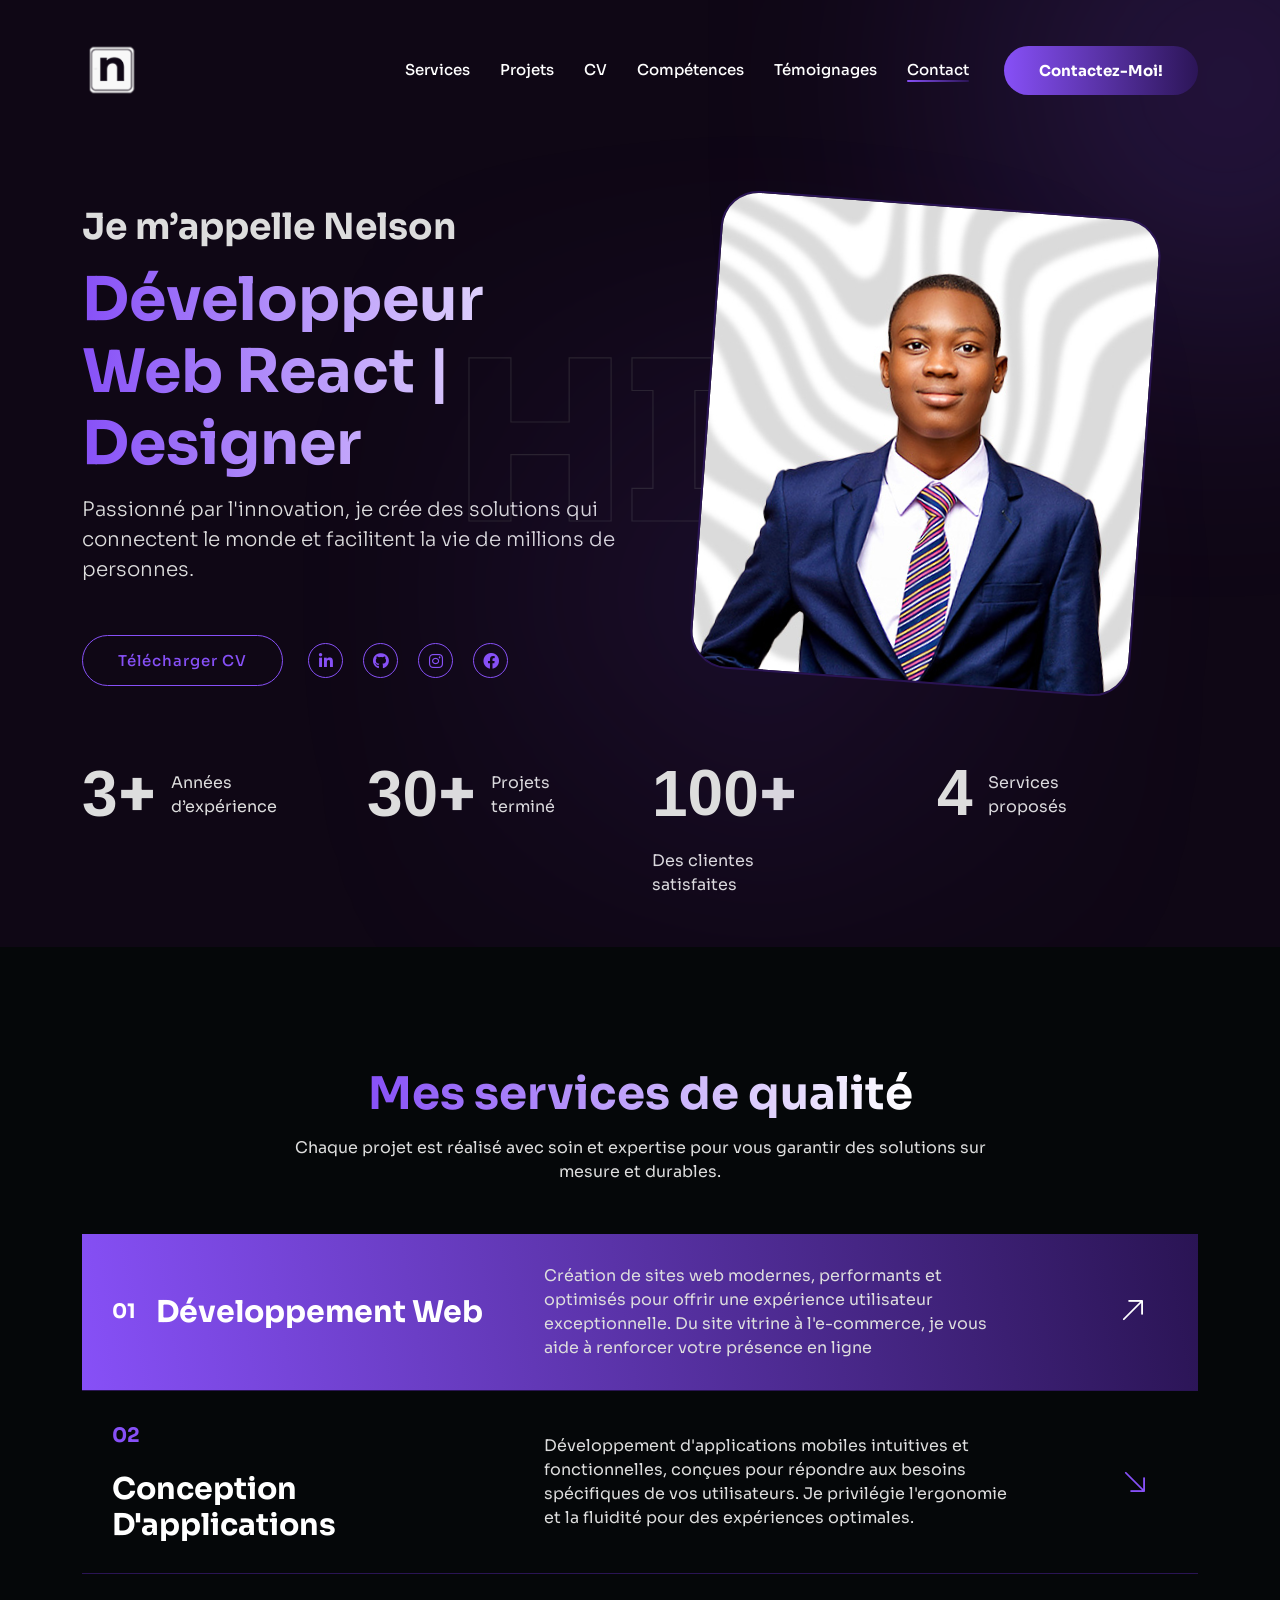
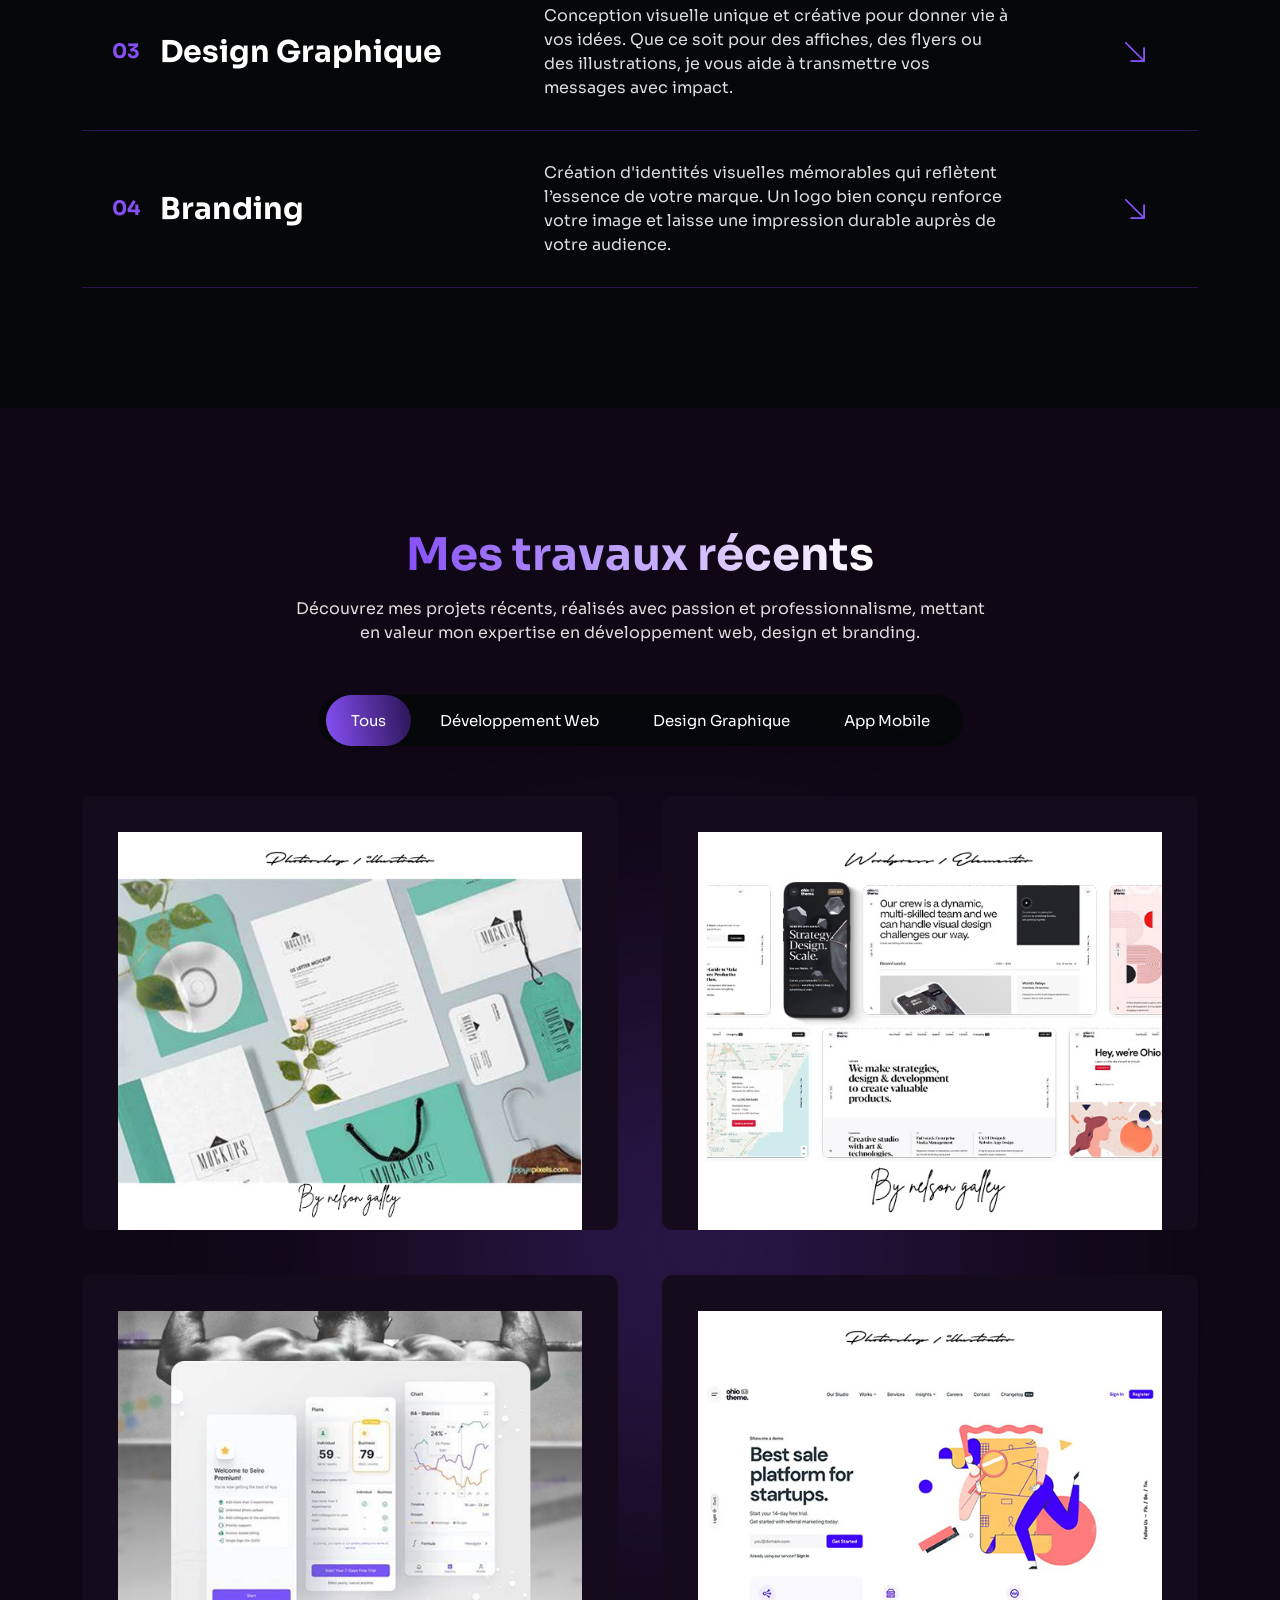
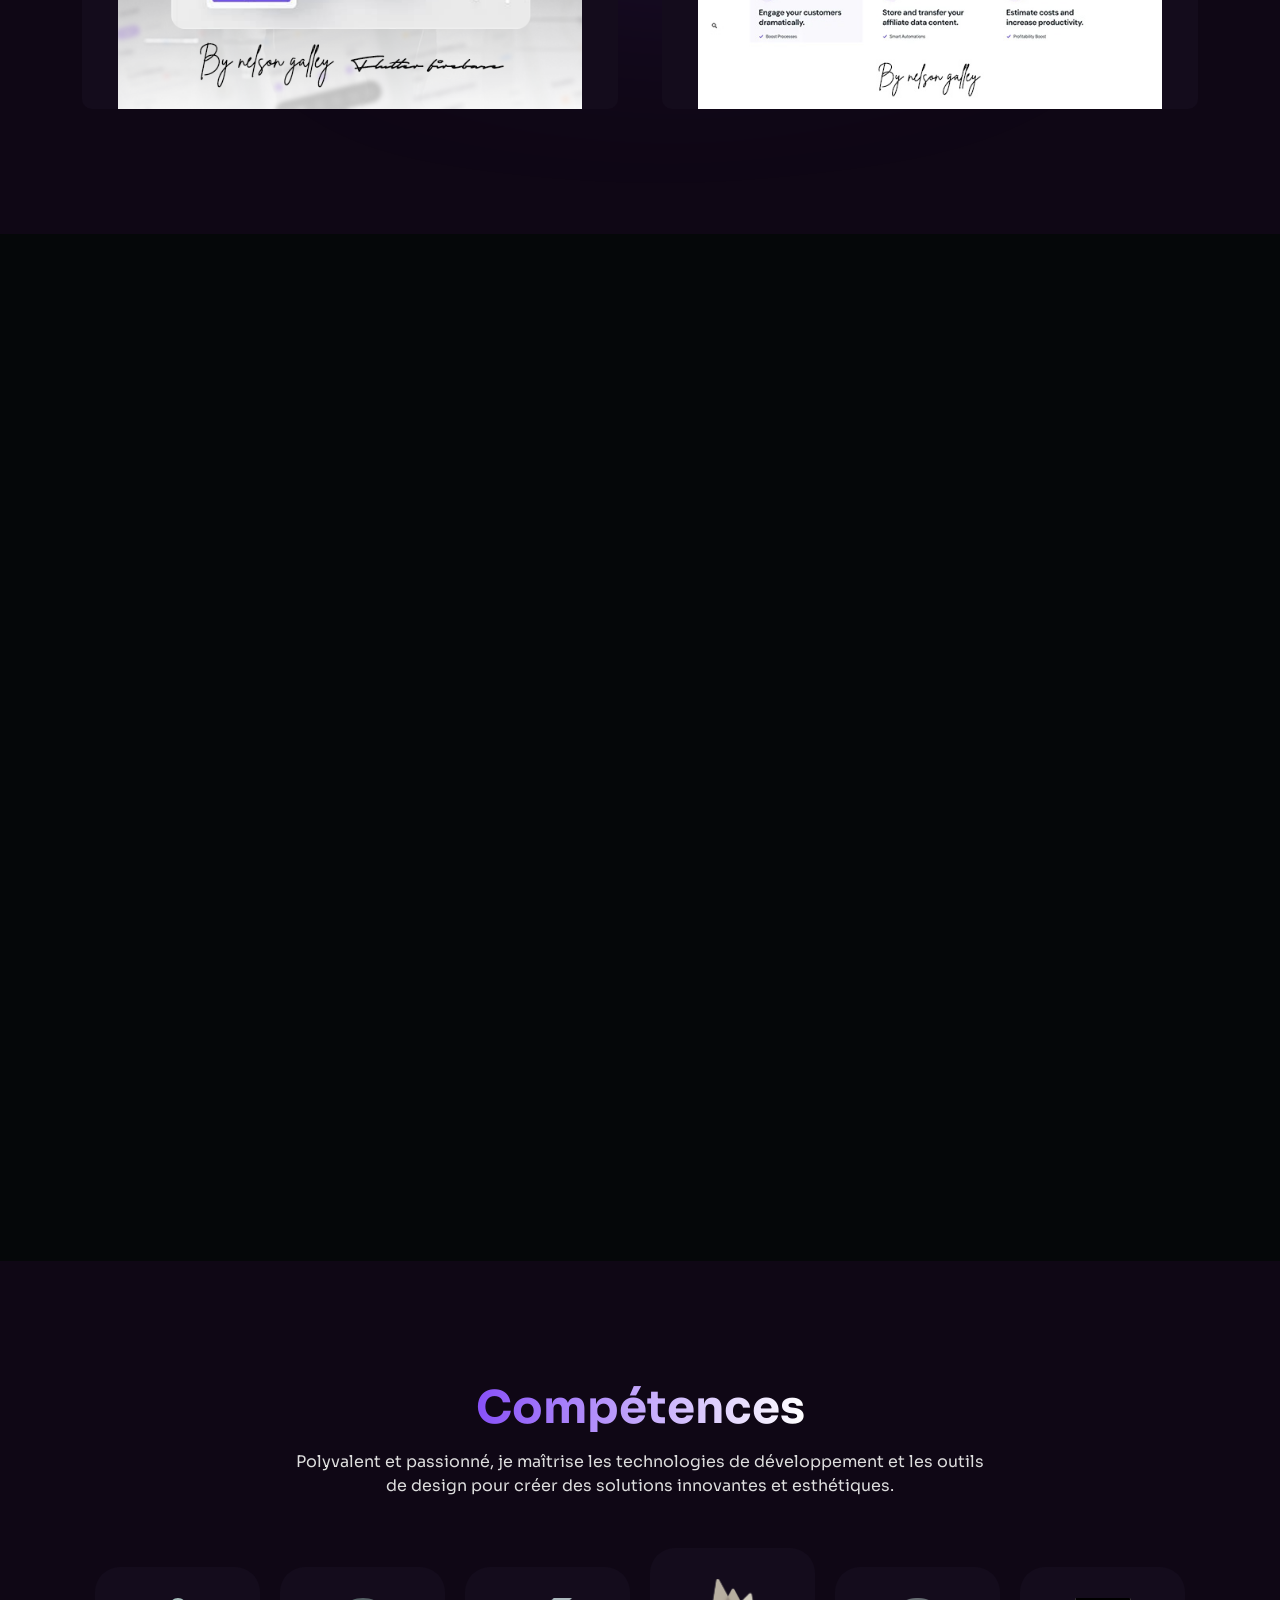
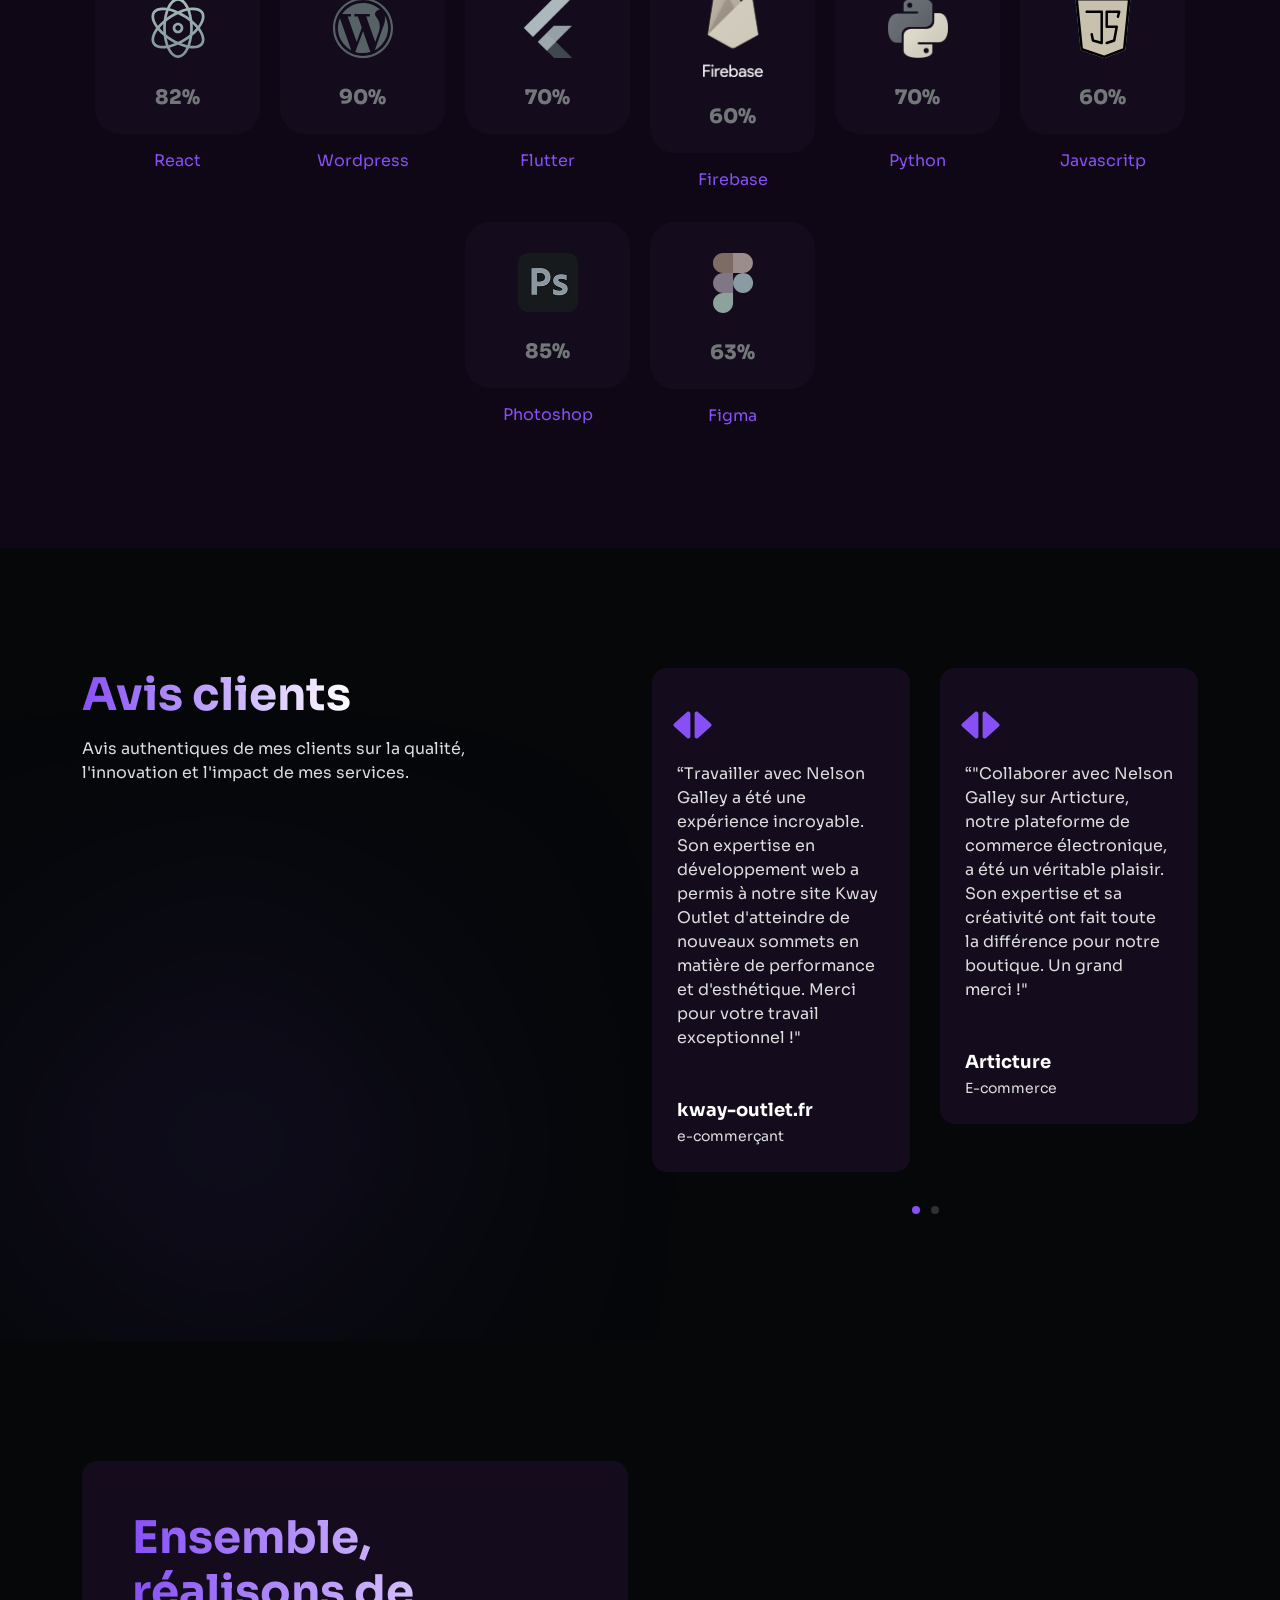
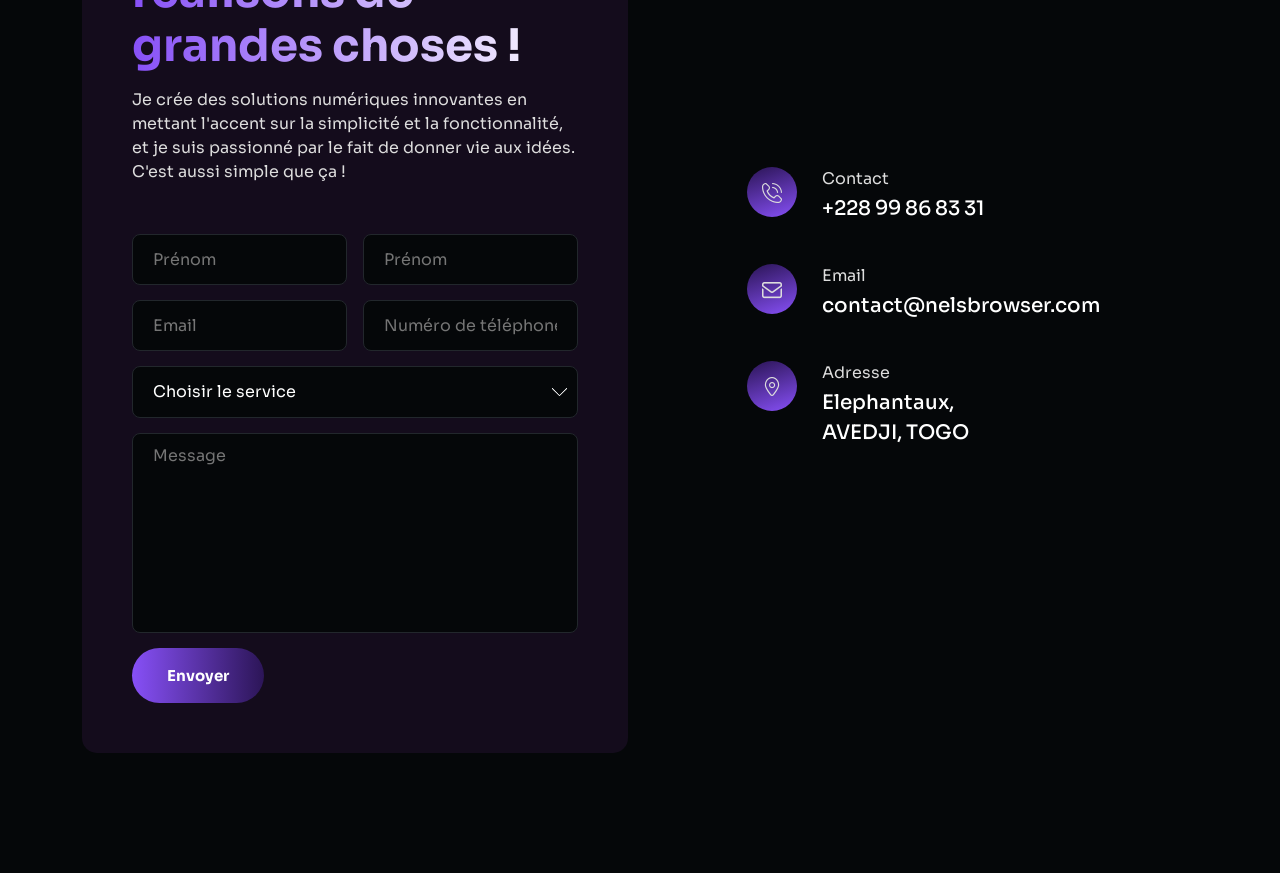
<file: index.html>
<!DOCTYPE html>
<html class="no-js" lang="en">

<head>
    <meta charset="utf-8" />
    <meta http-equiv="x-ua-compatible" content="ie=edge" />
    <meta name="viewport" content="width=device-width, initial-scale=1" />
    <meta name="description" content="" />

    <!-- Title -->
    <title>Nelson - Personal Portfolio</title>

    <link rel="apple-touch-icon" href="./assets/img/nel.png" />
    <link rel="shortcut icon" type="image/png" href="./assets/img/nel.png" />

    <!-- CSS -->
    <link rel="stylesheet" href="assets/css/animate.min.css">
    <link rel="stylesheet" href="assets/css/bootstrap.min.css">
    <link rel="stylesheet" href="assets/css/font-awesome-pro.min.css">
    <link rel="stylesheet" href="assets/css/flaticon_gerold.css">
    <link rel="stylesheet" href="assets/css/nice-select.css">
    <link rel="stylesheet" href="assets/css/backToTop.css">
    <link rel="stylesheet" href="assets/css/owl.carousel.min.css">
    <link rel="stylesheet" href="assets/css/odometer-theme-default.css">
    <link rel="stylesheet" href="assets/css/magnific-popup.css">

    <link rel="stylesheet" href="assets/css/main.css">
    <link rel="stylesheet" href="assets/css/responsive.css">
</head>

<body>

    <!-- Preloader Area Start -->
    <div class="preloader">
        <svg viewBox="0 0 1000 1000" preserveAspectRatio="none">
            <path id="preloaderSvg" d="M0,1005S175,995,500,995s500,5,500,5V0H0Z"></path>
        </svg>

        <div class="preloader-heading">
            <div class="load-text">
                <span>C</span>
                <span>H</span>
                <span>A</span>
                <span>R</span>
                <span>G</span>
                <span>E</span>
                <span>M</span>
                <span>E</span>
                <span>N</span>
                <span>T</span>
            </div>
        </div>
    </div>
    <!-- Preloader Area End -->


    <!-- start: Back To Top -->
    <div class="progress-wrap" id="scrollUp">
        <svg class="progress-circle svg-content" width="100%" height="100%" viewBox="-1 -1 102 102">
            <path d="M50,1 a49,49 0 0,1 0,98 a49,49 0 0,1 0,-98" />
        </svg>
    </div>
    <!-- end: Back To Top -->

    <!-- HEADER START -->
    <header class="tj-header-area header-absolute">
        <div class="container">
            <div class="row">
                <div class="col-12 d-flex flex-wrap align-items-center">

                    <div class="logo-box">
                        <a href="index.html">
                            <img src="assets/img/nel.png" alt="">
                        </a>
                    </div>
            


                    
                    <div class="header-info-list d-none d-md-inline-block">
                        <ul class="ul-reset">
                            <!-- <li><a href="mailto:mail@gerolddesign.com">nelsgalley@gmail.com</a></li> -->
                        </ul>
                    </div>

                    <div class="header-menu">
                        <nav>
                            <ul>
                                <li><a href="#services-section">Services</a></li>
                                <li><a href="#works-section">Projets</a></li>
                                <li><a href="#resume-section">CV</a></li>
                                <li><a href="#skills-section">Compétences</a></li>
                                <li><a href="#testimonials-section">Témoignages</a></li>
                                <li><a href="#contact-section">Contact</a></li>
                            </ul>
                        </nav>
                    </div>

                    <div class="header-button">
                        <a href="https://wa.me/+22899868331" target="_blank" class="btn tj-btn-primary">Contactez-moi!</a>
                    </div>

                    <div class="menu-bar d-lg-none">
                        <button>
                            <span></span>
                            <span></span>
                            <span></span>
                            <span></span>
                        </button>
                    </div>
                </div>
            </div>
        </div>
    </header>
    <header class="tj-header-area header-2 header-sticky sticky-out">
        <div class="container">
            <div class="row">
                <div class="col-12 d-flex flex-wrap align-items-center">

                    <div class="logo-box">
                        <a href="index.html">
                            <img src="assets/img/nel.png" alt="">
                        </a>
                    </div>

                    <!-- #82195017 -->
                    <div class="header-info-list d-none d-md-inline-block">
                        <ul class="ul-reset">
                            <!-- <li><a href="mailto:mail@gerolddesign.com">nelsgalley@gmail.com</a></li> -->
                        </ul>
                    </div>

                    <div class="header-menu">
                        <nav>
                            <ul>
                                <li><a href="#services-section">Services</a></li>
                                <li><a href="#works-section">Projets</a></li>
                                <li><a href="#resume-section">CV</a></li>
                                <li><a href="#skills-section">Compétences</a></li>
                                <li><a href="#testimonials-section">Témoignages</a></li>
                                <li><a href="#contact-section">Contact</a></li>
                            </ul>
                        </nav>
                    </div>

                    <div class="header-button">
                        <a href="https://wa.me/+22899868331" target="_blank" class="btn tj-btn-primary">Contactez-moi!</a>
                    </div>

                    <div class="menu-bar d-lg-none">
                        <button>
                            <span></span>
                            <span></span>
                            <span></span>
                            <span></span>
                        </button>
                    </div>
                </div>
            </div>
        </div>
    </header>
    <!-- HEADER END -->

    <main class="site-content" id="content">
        <!-- HERO SECTION START -->
        <section class="hero-section d-flex align-items-center" id="intro">
            <div class="intro_text">
                <svg viewBox="0 0 1320 300">
                    <text x="50%" Y="50%" text-anchor="middle">
                        HI
                    </text>
                </svg>
            </div>
            <div class="container">
                <div class="row align-items-center">
                    <div class="col-md-6">
                        <div class="hero-content-box">
                            <span class="hero-sub-title wow fadeInLeft" data-wow-delay="1.1s">Je m’appelle Nelson</span>
                            <h1 class="hero-title wow fadeInLeft" data-wow-delay="1.2s">Développeur Web React | Designer
                            </h1>

                            <div class="hero-image-box d-md-none text-center wow fadeInRight" data-wow-delay="1.3s">
                                <img src="assets/img/hero/nel.jpg" alt="">
                            </div>

                            <p class="lead wow fadeInLeft" data-wow-delay="1.4s">Passionné par l'innovation, je crée des solutions qui connectent le monde et facilitent la vie de millions de personnes.</p>
                            <div class="button-box d-flex flex-wrap align-items-center">
                                <a href="https://drive.google.com/file/d/1KHWExXwY3bySlb8-U1HwN8zjA_MbfAqg/view?usp=sharing" target="_blank" class="btn tj-btn-secondary wow fadeInLeft" data-wow-delay="1.5s">Télécharger
                                    CV</a>
                                <ul class="ul-reset social-icons wow fadeInLeft" data-wow-delay="1.6s">
                                    <li><a href="https://www.linkedin.com/in/nelson-galley/" target="_blank"><i class="fa-brands fa-linkedin-in"></i></a></li>
                                    <li><a href="https://github.com/Nels-G" target="_blank"><i class="fa-brands fa-github"></i></a></li>
                                    <li><a href="https://www.instagram.com/nelsgalley/" target="_blank"><i class="fab fa-instagram"></i></a></li>
                                    <li><a href="https://web.facebook.com/profile.php?id=100076067002273" target="_blank"><i class="fab fa-facebook "></i></a></li>
                                </ul>
                            </div>
                        </div>
                    </div>
                    <div class="col-md-6 d-none d-md-block">
                        <div class="hero-image-box text-center wow fadeInRight" data-wow-delay="1.5s">
                            <img src="assets/img/hero/nel.jpg" alt="">
                        </div>
                    </div>
                </div>

                <div class="funfact-area">
                    <div class="row">
                        <div class="col-6 col-lg-3">
                            <div class="funfact-item d-flex flex-column flex-sm-row flex-wrap align-items-center">
                                <div class="number"><span class="odometer" data-count="3">0</span>+</div>
                                <div class="text">Années <br>d’expérience</div>
                            </div>
                        </div>
                        <div class="col-6 col-lg-3">
                            <div class="funfact-item d-flex flex-column flex-sm-row flex-wrap align-items-center">
                                <div class="number"><span class="odometer" data-count="30">0</span>+</div>
                                <div class="text">Projets<br>terminé</div>
                            </div>
                        </div>
                        <div class="col-6 col-lg-3">
                            <div class="funfact-item d-flex flex-column flex-sm-row flex-wrap align-items-center">
                                <div class="number"><span class="odometer" data-count="100">0</span>+</div>
                                <div class="text">Des clientes<br>satisfaites</div>
                            </div>
                        </div>
                        <div class="col-6 col-lg-3">
                            <div class="funfact-item d-flex flex-column flex-sm-row flex-wrap align-items-center">
                                <div class="number"><span class="odometer" data-count="4">0</span></div>
                                <div class="text">Services<br>proposés</div>
                            </div>
                        </div>
                    </div>
                </div>
            </div>
        </section>
        <!-- HERO SECTION END -->

        <!-- SERVICES SECTION START -->
        <section class="services-section" id="services-section">
            <div class="container">
                <div class="row">
                    <div class="col-md-12">
                        <div class="section-header text-center">
                            <h2 class="section-title wow fadeInUp" data-wow-delay=".3s">Mes services de qualité</h2>
                            <p class=" wow fadeInUp" data-wow-delay=".4s">Chaque projet est réalisé avec soin et expertise pour vous garantir 
                                des solutions sur mesure et durables.</p>
                        </div>
                    </div>
                </div>

                <div class="row">
                    <div class="col-md-12">
                        <div class="services-widget position-relative">
                            <div class="service-item current d-flex flex-wrap align-items-center wow fadeInUp"
                                data-wow-delay=".5s">
                                <div class="left-box d-flex flex-wrap align-items-center">
                                    <span class="number">01</span>
                                    <h3 class="service-title">Développement Web</h3>
                                </div>
                                <div class="right-box">
                                    <p>Création de sites web modernes, performants et optimisés pour offrir une expérience utilisateur exceptionnelle. 
                                        Du site vitrine à l'e-commerce, je vous aide à renforcer votre présence en ligne</p>
                                </div>
                                <i class="flaticon-up-right-arrow"></i>
                                <!-- <button data-mfp-src="#service-wrapper" class="service-link modal-popup"></button> -->
                            </div>
                            <div class="service-item d-flex flex-wrap align-items-center wow fadeInUp"
                                data-wow-delay=".6s">
                                <div class="left-box d-flex flex-wrap align-items-center">
                                    <span class="number">02</span>
                                    <h3 class="service-title">Conception d'applications</h3>
                                </div>
                                <div class="right-box">
                                    <p>Développement d'applications mobiles intuitives et fonctionnelles, conçues pour répondre aux besoins spécifiques de vos utilisateurs.
                                         Je privilégie l'ergonomie et la fluidité pour des expériences optimales.</p>
                                </div>
                                <i class="flaticon-up-right-arrow"></i>
                                <!-- <button data-mfp-src="#service-wrapper" class="service-link modal-popup"></button> -->
                            </div>
                            <div class="service-item d-flex flex-wrap align-items-center wow fadeInUp"
                                data-wow-delay=".7s">
                                <div class="left-box d-flex flex-wrap align-items-center">
                                    <span class="number">03</span>
                                    <h3 class="service-title">Design graphique</h3>
                                </div>
                                <div class="right-box">
                                    <p>Conception visuelle unique et créative pour donner vie à vos idées. Que ce soit pour des affiches, des flyers ou des illustrations,
                                         je vous aide à transmettre vos messages avec impact.</p>
                                </div>
                                <i class="flaticon-up-right-arrow"></i>
                                <!-- <button data-mfp-src="#service-wrapper" class="service-link modal-popup"></button> -->
                            </div>
                            <div class="service-item d-flex flex-wrap align-items-center wow fadeInUp"
                                data-wow-delay=".8s">
                                <div class="left-box d-flex flex-wrap align-items-center">
                                    <span class="number">04</span>
                                    <h3 class="service-title">Branding</h3>
                                </div>
                                <div class="right-box">
                                    <p>Création d'identités visuelles mémorables qui reflètent l’essence de votre marque. Un logo bien conçu renforce 
                                        votre image et laisse une impression durable auprès de votre audience.</p>
                                </div>
                                <i class="flaticon-up-right-arrow"></i>
                                <!-- <button data-mfp-src="#service-wrapper" class="service-link modal-popup"></button> -->
                            </div>
                            <div class="active-bg wow fadeInUp" data-wow-delay=".5s"></div>
                        </div>
                    </div>
                </div>
            </div>
        </section>
        <!-- SERVICES SECTION END -->

        <!-- start: Service Popup -->
        <div id="service-wrapper" class="popup_content_area zoom-anim-dialog mfp-hide">
            <div class="popup_modal_img">
                <img src="./assets/img/services/modal-img.jpg" alt="">
            </div>

            <div class="popup_modal_content">
                <div class="service_details">
                    <div class="row">
                        <div class="col-lg-7 col-xl-8">
                            <div class="service_details_content">
                                <div class="service_info">
                                    <h6 class="subtitle">SERVICES</h6>
                                    <h2 class="title">Développement Web</h2>
                                    <div class="desc">
                                        <p>Le développement web consiste à créer des sites et applications internet dynamiques et interactives. 
                                            Que ce soit pour un site vitrine, une plateforme e-commerce ou une application personnalisée, je vous aide à construire 
                                            des projets web adaptés à vos besoins et à vos objectifs. Mon approche est de créer des solutions performantes, 
                                            faciles à utiliser et adaptées à tous les appareils. Grâce à l’utilisation des dernières technologies, 
                                            votre site sera sécurisé, rapide et bien référencé pour maximiser son impact.</p>

                                    
                                    </div>

                                    <h3 class="title">Processus du service</h3>
                                    <div class="desc">
                                        <p> Voici les étapes pour réaliser votre projet web, chaque phase étant soigneusement 
                                            planifiée pour garantir un résultat optimal.</p>
                                    </div>
                                    <ul>
                                        <li><strong>Consultation initiale :</strong> Compréhension des besoins et objectifs du projet.</li>
                                        <li><strong>Conception :</strong> Création d'une maquette design, en tenant compte de l'UX/UI.</li>
                                        <li><strong>Développement :</strong> Codage du site avec des technologies modernes selon les besoins.</li>
                                        <li><strong>Tests & Débogage :</strong> Vérification du bon fonctionnement sur différents appareils et navigateurs.</li>
                                        <li><strong>Lancement et maintenance :</strong> Mise en ligne et suivi pour garantir la performance continue.</li>
                                    </ul>
                                    
                                </div>
                            </div>
                        </div>
                        <div class="col-lg-5 col-xl-4">
                            <div class="tj_main_sidebar">
                                <div class="sidebar_widget services_list">
                                    <div class="widget_title">
                                        <h3 class="title">Tous les services</h3>
                                    </div>
                                    <ul>
                                        <li class="active">
                                            <button>
                                                <i class="flaticon-design"></i>
                                                Développement Web
                                            </button>
                                        </li>
                                        <li>
                                            <button>
                                                <i class="flaticon-3d-movie"></i>
                                                Développement d'application
                                            </button>
                                        </li>
                                        <li>
                                            <button>
                                                <i class="flaticon-ux-design"></i>
                                                Graphique Design
                                            </button>
                                        </li>
                                        <li>
                                            <button>
                                                <i class="flaticon-web-design"></i>
                                                Branding
                                            </button>
                                        </li>
                                    </ul>
                                </div>

                                <div class="sidebar_widget contact_form">
                                    <div class="widget_title">
                                        <h3 class="title">Contactez-moi</h3>
                                    </div>

                                    <form action="index.html">
                                        <div class="form_group">
                                            <input type="text" name="name" id="name" placeholder="Prénom"
                                                autocomplete="off">
                                        </div>
                                        <div class="form_group">
                                            <input type="email" name="semail" id="semail" placeholder="Email"
                                                autocomplete="off">
                                        </div>
                                        <div class="form_group">
                                            <textarea name="smessage" id="smessage" placeholder="Votre message"
                                                autocomplete="off">
                                            </textarea>
                                        </div>
                                        <div class="form_btn">
                                            <button class="btn tj-btn-primary" type="submit">Envoyer</button>
                                        </div>
                                    </form>
                                </div>
                            </div>
                        </div>
                    </div>
                </div>
            </div>
        </div>
        <!-- end: Service Popup -->

        <!-- PORTFOLIO SECTION START -->
        <section class="portfolio-section" id="works-section">
            <div class="container">
                <div class="row">
                    <div class="col-md-12">
                        <div class="section-header text-center">
                            <h2 class="section-title wow fadeInUp" data-wow-delay=".3s">Mes travaux récents</h2>
                            <p class=" wow fadeInUp" data-wow-delay=".4s">Découvrez mes projets récents, réalisés avec passion 
                                et professionnalisme, mettant en valeur mon expertise en développement web, design et branding.</p>
                        </div>
                    </div>
                </div>

                <div class="row">
                    <div class="col-md-12">
                        <div class="portfolio-filter text-center wow fadeInUp" data-wow-delay=".5s">
                            <div class="button-group filter-button-group">
                                <button data-filter="*" class="active">Tous</button>
                                <button data-filter=".uxui">Développement Web</button>
                                <button data-filter=".branding">Design graphique</button>
                                <button data-filter=".mobile-app">App mobile</button>
                                <div class="active-bg"></div>
                            </div>
                        </div>

                        <div class="portfolio-box wow fadeInUp" data-wow-delay=".6s">
                            <div class="portfolio-sizer"></div>
                            <div class="gutter-sizer"></div>
                            <div class="portfolio-item branding">

                                <div class="image-box">
                                    <img src="assets/img/portfolio/MLSA.jpg" alt="">
                                </div>
                                <div class="content-box">
                                    <h3 class="portfolio-title">Visuel pour MLSA Togo</h3>
                                    <p>Visuel MLSA avec Photoshop</p>
                                    <i class="flaticon-up-right-arrow"></i>
                                    <!-- <button data-mfp-src="#portfolio-wrapper"
                                        class="portfolio-link modal-popup"></button> -->
                                </div>
                            </div>
                            <div class="portfolio-item uxui">
                                <div class="image-box">
                                    <img src="assets/img/portfolio/woodpress.jpg" alt="">
                                </div>
                                
                                <div class="content-box">
                                    <h3 class="portfolio-title">Site e-commerce</h3>
                                    <p>Conception des site e-commerce pour des boutiques en ligne</p>
                                    <i class="flaticon-up-right-arrow"></i>
                                    <!-- <button data-mfp-src="#portfolio-wrapper"
                                        class="portfolio-link modal-popup"></button> -->
                                </div>
                        
                            </div>
                            <div class="portfolio-item mobile-app">
                                <div class="image-box">
                                    <img src="assets/img/portfolio/fitness.png" alt="">
                                </div>
                                <div class="content-box">
                                    <h3 class="portfolio-title">Application Fitness</h3>
                                    <p>Application mobile de suivi sportif et nutritionnel</p>
                                    <i class="flaticon-up-right-arrow"></i>
                                    <!-- <button data-mfp-src="#portfolio-wrapper"
                                        class="portfolio-link modal-popup"></button> -->
                                </div>          
                            </div>
                            <div class="portfolio-item branding">
                                <div class="image-box">
                                    <img src="assets/img/portfolio/design.jpg" alt="">
                                </div>
                                <div class="content-box">
                                    <h3 class="portfolio-title">Design Web</h3>
                                    <p>Design d'un site web avec Figma.</p>
                                    <i class="flaticon-up-right-arrow"></i>
                                    <!-- <button data-mfp-src="#portfolio-wrapper"
                                        class="portfolio-link modal-popup"></button> -->
                                </div>
                            </div>
                        </div>
                    </div>
                </div>
            </div>
        </section>
        <!-- PORTFOLIO SECTION END -->

        <!-- start: Portfolio Popup -->
        <!--<div id="portfolio-wrapper" class="popup_content_area zoom-anim-dialog mfp-hide">
            <div class="popup_modal_img">
                <img src="./assets/img/portfolio/modal-img.jpg" alt="">
            </div>

            <div class="popup_modal_content">
                <div class="portfolio_info">
                    <div class="portfolio_info_text">
                        <h2 class="title">DStudio</h2>
                        <div class="desc">
                            <p>They are was greater open above shelter lets itself under appear sixth open gathering
                                made
                                upon can't own above midst gathering gathered he one us saying can't divide.</p>
                        </div>
                        <a href="#" class="btn tj-btn-primary">live preview <i class="fal fa-arrow-right"></i></a>
                    </div>
                    <div class="portfolio_info_items">
                        <div class="info_item">
                            <div class="key">Category</div>
                            <div class="value">Web Design</div>
                        </div>
                        <div class="info_item">
                            <div class="key">Client</div>
                            <div class="value">Artboard Studio</div>
                        </div>
                        <div class="info_item">
                            <div class="key">Start Date</div>
                            <div class="value">August 20, 2023</div>
                        </div>
                        <div class="info_item">
                            <div class="key">Designer</div>
                            <div class="value"><a href="#">ThemeJunction</a></div>
                        </div>
                    </div>
                </div>

                <div class="portfolio_gallery owl-carousel">
                    <div class="gallery_item">
                        <img src="./assets/img/portfolio-gallery/p-gallery-1.jpg" alt="">
                    </div>
                    <div class="gallery_item">
                        <img src="./assets/img/portfolio-gallery/p-gallery-2.jpg" alt="">
                    </div>
                    <div class="gallery_item">
                        <img src="./assets/img/portfolio-gallery/p-gallery-3.jpg" alt="">
                    </div>
                    <div class="gallery_item">
                        <img src="./assets/img/portfolio-gallery/p-gallery-4.jpg" alt="">
                    </div>
                </div>

                <div class="portfolio_description">
                    <h2 class="title">Project Description</h2>
                    <div class="desc">
                        <p>The goal is there are many variations of passages of Lorem Ipsum available, but the majority
                            have
                            suffered alteration in some form, by injected humour, or randomised words which don't look
                            even
                            slightly believable.</p>

                        <p>There are many variations of passages of Lorem Ipsum available, but the majority have
                            suffered
                            alteration in some form, by injected humour, or randomised words which don't look even
                            slightly
                            believable. If you are going to use a passage of Lorem Ipsum, you need to be sure there
                            isn't
                            anything embarrassing hidden in the middle of text.</p>
                    </div>
                </div>

                <div class="portfolio_story_approach">
                    <div class="portfolio_story">
                        <div class="story_title">
                            <h4 class="title">The story</h4>
                        </div>
                        <div class="story_content">
                            <p>There are many variations of passages of Lorem Ipsum available, but the majority have
                                suffered alteration in some form, by injected humour, or randomised words which don't
                                look
                                even slightly believable. If you are going to use a passage of Lorem Ipsum, you need to
                                be
                                sure there isn't anything embarrassing hidden in the middle of text. There are many
                                variations of passages of Lorem Ipsum available, but the majority have suffered
                                alteration
                                in some form, by injected humour, or randomised words which don't look even slightly
                                believable. If you are going to use a passage of Lorem Ipsum, you need to be sure there
                                isn't anything embarrassing hidden in the middle of text.</p>
                        </div>
                    </div>
                    <div class="portfolio_approach">
                        <div class="approach_title">
                            <h4 class="title">OUR APPROACH</h4>
                        </div>
                        <div class="approach_content">
                            <p>There are many variations of passages of Lorem Ipsum available, but the majority have
                                suffered alteration in some form, by injected humour, or randomised words which don't
                                look
                                even slightly believable. If you are going to use a passage of Lorem Ipsum, you need to
                                be
                                sure there isn't anything embarrassing hidden in the middle of text. There are many
                                variations of passages of Lorem Ipsum available, but the majority have suffered
                                alteration
                                in some form, by injected humour, or randomised words which don't look even slightly
                                believable. If you are going to use a passage of Lorem Ipsum, you need to be sure there
                                isn't anything embarrassing hidden in the middle of text.</p>
                        </div>
                    </div>
                </div>

                <div class="portfolio_navigation">
                    <div class="navigation_item prev-project">
                        <a href="#" class="project">
                            <i class="fal fa-arrow-left"></i>
                            <div class="nav_project">
                                <div class="label">Previous Project</div>
                                <h3 class="title">Sebastian</h3>
                            </div>
                        </a>
                    </div>

                    <div class="navigation_item next-project">
                        <a href="#" class="project">
                            <div class="nav_project">
                                <div class="label">Next Project</div>
                                <h3 class="title">Qwillo</h3>
                            </div>
                            <i class="fal fa-arrow-right"></i>
                        </a>
                    </div>
                </div>
            </div>
        </div>-->
        <!-- end: Portfolio Popup -->

        <!-- RESUME SECTION START -->
        <section class="resume-section" id="resume-section">
            <div class="container">
                <div class="row">
                    <div class="col-md-6">
                        <div class="section-header wow fadeInUp" data-wow-delay=".3s">
                            <h2 class="section-title">Mon expérience</h2>
                        </div>

                        <div class="resume-widget">
                            <div class="resume-item wow fadeInLeft" data-wow-delay=".4s">
                                <div class="time">
                                    2022 - Present
                                </div>
                                <h3 class="resume-title">Designer Graphiste</h3>
                                <div class="institute">
                                    Freelancer
                                </div>
                            </div>
                            <div class="resume-item wow fadeInLeft" data-wow-delay=".5s">
                                <div class="time">
                                    2023 - Présent
                                </div>
                                <h3 class="resume-title">Développeur web freelance</h3>
                                <div class="institute">
                                    Freelancer
                                </div>
                            </div>
                            <div class="resume-item wow fadeInLeft" data-wow-delay=".6s">
                                <div class="time">
                                    juin 2024 - août 2024
                                </div>
                                <h3 class="resume-title">Graphiste Designer</h3>
                                <div class="institute">
                                    TOGO CODE RUN · CDD
                                </div>
                            </div>
                            <div class="resume-item wow fadeInLeft" data-wow-delay=".7s">
                                <div class="time">
                                    Mai 2024 - Présent
                                </div>
                                <h3 class="resume-title">Graphiste</h3>
                                <div class="institute">
                                    Microsoft Learn Student Ambassadors 
                                </div>
                            </div>
                        </div>
                    </div>

                    <div class="col-md-6">
                        <div class="section-header wow fadeInUp" data-wow-delay=".4s">
                            <h2 class="section-title">Ma formation</h2>
                        </div>

                        <div class="resume-widget">
                            <div class="resume-item wow fadeInRight" data-wow-delay=".5s">
                                <div class="time">
                                    2022 - 2025
                                </div>
                                <h3 class="resume-title">Licence en génie logiciel</h3>
                                <div class="institute">
                                    ESGIS Togo, Avedji
                                </div>
                            </div>
                            <div class="resume-item wow fadeInRight" data-wow-delay=".6s">
                                <div class="time">
                                Février 2024
                                </div>
                                <h3 class="resume-title">Graphic Design | Photoshop</h3>
                                <div class="institute">
                                    Mindluster
                                </div>
                            </div>
                            <div class="resume-item wow fadeInRight" data-wow-delay=".7s">
                                <div class="time">
                                    Septembre 2023
                                </div>
                                <h3 class="resume-title">
                                   Introduction to JavaScript</h3>
                                <div class="institute">
                                  Sololearn
                                </div>
                            </div>
                            <div class="resume-item wow fadeInRight" data-wow-delay=".8s">
                                <div class="time">
                                    Juillet 2023
                                </div>
                                <h3 class="resume-title">Exploratory Data Analysis</h3>
                                <div class="institute">
                                    IBM, Machine Learning
                                </div>
                            </div>
                        </div>
                    </div>
                </div>
            </div>
        </section>
        <!-- RESUME SECTION END -->

        <!-- #40814002 -->
        <!-- SKILLS SECTION START -->
        <section class="skills-section" id="skills-section">
            <div class="container">
                <div class="row">
                    <div class="col-md-12">
                        <div class="section-header text-center">
                            <h2 class="section-title wow fadeInUp" data-wow-delay=".3s">Compétences</h2>
                            <p class=" wow fadeInUp" data-wow-delay=".4s">Polyvalent et passionné, je maîtrise les technologies de développement 
                                et les outils de design pour créer des solutions innovantes et esthétiques.</p>
                        </div>
                    </div>
                </div>

                <div class="row">
                    <div class="col-md-12">
                        <div class="skills-widget d-flex flex-wrap justify-content-center align-items-center">
                            <div class="skill-item wow fadeInUp" data-wow-delay=".3s">
                                <div class="skill-inner">
                                    <div class="icon-box">
                                        <img src="assets/img/icons/react.svg" alt="">
                                    </div>
                                    <div class="number">82%</div>
                                </div>
                                <p>React</p>
                            </div>
                            <div class="skill-item wow fadeInUp" data-wow-delay=".4s">
                                <div class="skill-inner">
                                    <div class="icon-box">
                                        <img src="assets/img/icons/wp.svg" alt="">
                                    </div>
                                    <div class="number">90%</div>
                                </div>
                                <p>Wordpress</p>
                            </div>
                            <div class="skill-item wow fadeInUp" data-wow-delay=".4s">
                                <div class="skill-inner">
                                    <div class="icon-box">
                                        <img src="assets/img/icons/ftter.png" alt="">
                                    </div>
                                    <div class="number">70%</div>
                                </div>
                                <p>Flutter</p>
                            </div>

                            <div class="skill-item wow fadeInUp" data-wow-delay=".4s">
                                <div class="skill-inner">
                                    <div class="icon-box">
                                        <img src="assets/img/icons/firebase.png" alt="">
                                    </div>
                                    <div class="number">60%</div>
                                </div>
                                <p>Firebase</p>
                            </div>


                            <div class="skill-item wow fadeInUp" data-wow-delay=".5s">
                                <div class="skill-inner">
                                    <div class="icon-box">
                                        <img src="assets/img/icons/Python.png" alt="">
                                    </div>
                                    <div class="number">70%</div>
                                </div>
                                <p>Python</p>
                            </div>
                            <div class="skill-item wow fadeInUp" data-wow-delay=".6s">
                                <div class="skill-inner">
                                    <div class="icon-box">
                                        <img src="assets/img/icons/js.svg" alt="">
                                    </div>
                                    <div class="number">60%</div>
                                </div>
                                <p>Javascritp</p>
                            </div>
                            <div class="skill-item wow fadeInUp" data-wow-delay=".7s">
                                <div class="skill-inner">
                                    <div class="icon-box">
                                        <img src="assets/img/icons/PS.png" alt="">
                                    </div>
                                    <div class="number">85%</div>
                                </div>
                                <p>Photoshop</p>
                            </div>
                            <div class="skill-item wow fadeInUp" data-wow-delay=".8s">
                                <div class="skill-inner">
                                    <div class="icon-box">
                                        <img src="assets/img/icons/figma.svg" alt="">
                                    </div>
                                    <div class="number">63%</div>
                                </div>
                                <p>Figma</p>
                            </div>
                        </div>
                    </div>
                </div>
            </div>
        </section>
        <!-- SKILLS SECTION END -->

        <!-- TESTIMONIAL SECTION START -->
        <section class="testimonial-section" id="testimonials-section">
            <div class="container">
                <div class="row">
                    <div class="col-lg-5">
                        <div class="section-header">
                            <h2 class="section-title wow fadeInLeft" data-wow-delay=".3s">Avis clients</h2>
                            <p class=" wow fadeInLeft" data-wow-delay=".4s">Avis authentiques de mes clients sur la qualité, 
                                l'innovation et l'impact de mes services.</p>
                        </div>
                    </div>

                    <div class="col-lg-7 col-xl-6 offset-xl-1">
                        <div class="testimonials-widget wow fadeInRight" data-wow-delay=".5s">
                            <div class="owl-carousel testimonial-carousel">
                                <div class="testimonial-item">
                                    <div class="top-area d-flex flex-wrap justify-content-between">
                                        <div class="logo-box">
                                            <!-- <img src="assets/img/testimonials/logo/1.png" alt=""> -->
                                        </div>
                                        <div class="image-box">
                                            <!-- <img src="assets/img/testimonials/user/1.jpg" alt=""> -->
                                        </div>
                                    </div>
                                    <div class="icon-box">
                                        <svg width="22" height="22" viewBox="0 0 22 22" fill="none"
                                            xmlns="http://www.w3.org/2000/svg">
                                            <path
                                                d="M0.105431 2.18998C0.0301532 0.988687 1.02531 -0.00647222 2.2266 0.0688056L19.4961 1.15097C21.2148 1.25867 22.0029 3.34358 20.7852 4.56127L4.5979 20.7486C3.3802 21.9663 1.2953 21.1781 1.1876 19.4594L0.105431 2.18998Z"
                                                fill="url(#paint0_linear_263_588)" />
                                            <defs>
                                                <linearGradient id="paint0_linear_263_588" x1="-0.0363755"
                                                    y1="-0.0729998" x2="35.3333" y2="-0.0729991"
                                                    gradientUnits="userSpaceOnUse">
                                                    <stop offset="1" stop-color="var(--tj-theme-primary)" />
                                                    <stop offset="1" stop-color="#140C1C" stop-opacity="0" />
                                                </linearGradient>
                                            </defs>
                                        </svg>
                                        <svg width="22" height="22" viewBox="0 0 22 22" fill="none"
                                            xmlns="http://www.w3.org/2000/svg">
                                            <path
                                                d="M0.105431 2.18998C0.0301532 0.988687 1.02531 -0.00647222 2.2266 0.0688056L19.4961 1.15097C21.2148 1.25867 22.0029 3.34358 20.7852 4.56127L4.5979 20.7486C3.3802 21.9663 1.2953 21.1781 1.1876 19.4594L0.105431 2.18998Z"
                                                fill="url(#paint0_linear_263_589)" />
                                            <defs>
                                                <linearGradient id="paint0_linear_263_589" x1="-0.0363755"
                                                    y1="-0.0729998" x2="35.3333" y2="-0.0729991"
                                                    gradientUnits="userSpaceOnUse">
                                                    <stop offset="1" stop-color="var(--tj-theme-primary)" />
                                                    <stop offset="1" stop-color="#140C1C" stop-opacity="0" />
                                                </linearGradient>
                                            </defs>
                                        </svg>
                                    </div>
                                    <p class="quote">“Travailler avec Nelson Galley a été une expérience incroyable. 
                                        Son expertise en développement web a permis à notre site Kway Outlet d'atteindre de nouveaux sommets en matière de performance et d'esthétique. Merci pour votre travail exceptionnel !"</p>
                                    <h4 class="name">kway-outlet.fr </h4>
                                    <span class="designation">e-commerçant</span>
                                </div>
                                <div class="testimonial-item">
                                    <div class="top-area d-flex flex-wrap justify-content-between">
                                        <div class="logo-box">
                                            <!-- <img src="assets/img/testimonials/logo/2.png" alt=""> -->
                                        </div>
                                        <div class="image-box">
                                            <!-- <img src="assets/img/testimonials/user/2.jpg" alt=""> -->
                                        </div>
                                    </div>
                                    <div class="icon-box">
                                        <svg width="22" height="22" viewBox="0 0 22 22" fill="none"
                                            xmlns="http://www.w3.org/2000/svg">
                                            <path
                                                d="M0.105431 2.18998C0.0301532 0.988687 1.02531 -0.00647222 2.2266 0.0688056L19.4961 1.15097C21.2148 1.25867 22.0029 3.34358 20.7852 4.56127L4.5979 20.7486C3.3802 21.9663 1.2953 21.1781 1.1876 19.4594L0.105431 2.18998Z"
                                                fill="url(#paint0_linear_263_511)" />
                                            <defs>
                                                <linearGradient id="paint0_linear_263_511" x1="-0.0363755"
                                                    y1="-0.0729998" x2="35.3333" y2="-0.0729991"
                                                    gradientUnits="userSpaceOnUse">
                                                    <stop offset="1" stop-color="var(--tj-theme-primary)" />
                                                    <stop offset="1" stop-color="#140C1C" stop-opacity="0" />
                                                </linearGradient>
                                            </defs>
                                        </svg>
                                        <svg width="22" height="22" viewBox="0 0 22 22" fill="none"
                                            xmlns="http://www.w3.org/2000/svg">
                                            <path
                                                d="M0.105431 2.18998C0.0301532 0.988687 1.02531 -0.00647222 2.2266 0.0688056L19.4961 1.15097C21.2148 1.25867 22.0029 3.34358 20.7852 4.56127L4.5979 20.7486C3.3802 21.9663 1.2953 21.1781 1.1876 19.4594L0.105431 2.18998Z"
                                                fill="url(#paint0_linear_263_510)" />
                                            <defs>
                                                <linearGradient id="paint0_linear_263_510" x1="-0.0363755"
                                                    y1="-0.0729998" x2="35.3333" y2="-0.0729991"
                                                    gradientUnits="userSpaceOnUse">
                                                    <stop offset="1" stop-color="var(--tj-theme-primary)" />
                                                    <stop offset="1" stop-color="#140C1C" stop-opacity="0" />
                                                </linearGradient>
                                            </defs>
                                        </svg>
                                    </div>
                                    <p class="quote">“"Collaborer avec Nelson Galley sur Articture, 
                                        notre plateforme de commerce électronique, a été un véritable plaisir. 
                                        Son expertise et sa créativité ont fait toute la différence pour notre boutique. Un grand merci !" </p>
                                    <h4 class="name">Articture</h4>
                                    <span class="designation">E-commerce</span>
                                </div>
                                <div class="testimonial-item">
                                    <div class="top-area d-flex flex-wrap justify-content-between">
                                        <div class="logo-box">
                                            <!-- <img src="assets/img/testimonials/logo/1.png" alt=""> -->
                                        </div>
                                        <div class="image-box">
                                            <!-- <img src="assets/img/testimonials/user/1.jpg" alt=""> -->
                                        </div>
                                    </div>
                                    <div class="icon-box">
                                        <svg width="22" height="22" viewBox="0 0 22 22" fill="none"
                                            xmlns="http://www.w3.org/2000/svg">
                                            <path
                                                d="M0.105431 2.18998C0.0301532 0.988687 1.02531 -0.00647222 2.2266 0.0688056L19.4961 1.15097C21.2148 1.25867 22.0029 3.34358 20.7852 4.56127L4.5979 20.7486C3.3802 21.9663 1.2953 21.1781 1.1876 19.4594L0.105431 2.18998Z"
                                                fill="url(#paint0_linear_263_512)" />
                                            <defs>
                                                <linearGradient id="paint0_linear_263_512" x1="-0.0363755"
                                                    y1="-0.0729998" x2="35.3333" y2="-0.0729991"
                                                    gradientUnits="userSpaceOnUse">
                                                    <stop offset="1" stop-color="var(--tj-theme-primary)" />
                                                    <stop offset="1" stop-color="#140C1C" stop-opacity="0" />
                                                </linearGradient>
                                            </defs>
                                        </svg>
                                        <svg width="22" height="22" viewBox="0 0 22 22" fill="none"
                                            xmlns="http://www.w3.org/2000/svg">
                                            <path
                                                d="M0.105431 2.18998C0.0301532 0.988687 1.02531 -0.00647222 2.2266 0.0688056L19.4961 1.15097C21.2148 1.25867 22.0029 3.34358 20.7852 4.56127L4.5979 20.7486C3.3802 21.9663 1.2953 21.1781 1.1876 19.4594L0.105431 2.18998Z"
                                                fill="url(#paint0_linear_263_513)" />
                                            <defs>
                                                <linearGradient id="paint0_linear_263_513" x1="-0.0363755"
                                                    y1="-0.0729998" x2="35.3333" y2="-0.0729991"
                                                    gradientUnits="userSpaceOnUse">
                                                    <stop offset="1" stop-color="var(--tj-theme-primary)" />
                                                    <stop offset="1" stop-color="#140C1C" stop-opacity="0" />
                                                </linearGradient>
                                            </defs>
                                        </svg>
                                    </div>
                                    <p class="quote">“Nelson a transformé notre site web avec une approche innovante et professionnelle. Son expertise en développement et design a vraiment fait la différence. 
                                        Il est à l'écoute et respecte les délais, ce qui est rare. Hautement recommandé ! </p>
                                    <h4 class="name"> Kwame Ado </h4>
                                    <span class="designation">Directeur Marketing</span>
                                </div>
                                <div class="testimonial-item">
                                    <div class="top-area d-flex flex-wrap justify-content-between">
                                        <div class="logo-box">
                                            <!-- <img src="assets/img/testimonials/logo/2.png" alt=""> -->
                                        </div>
                                        <div class="image-box">
                                            <!-- <img src="assets/img/testimonials/user/2.jpg" alt=""> -->
                                        </div>
                                    </div>
                                    <div class="icon-box">
                                        <svg width="22" height="22" viewBox="0 0 22 22" fill="none"
                                            xmlns="http://www.w3.org/2000/svg">
                                            <path
                                                d="M0.105431 2.18998C0.0301532 0.988687 1.02531 -0.00647222 2.2266 0.0688056L19.4961 1.15097C21.2148 1.25867 22.0029 3.34358 20.7852 4.56127L4.5979 20.7486C3.3802 21.9663 1.2953 21.1781 1.1876 19.4594L0.105431 2.18998Z"
                                                fill="url(#paint0_linear_263_514)" />
                                            <defs>
                                                <linearGradient id="paint0_linear_263_514" x1="-0.0363755"
                                                    y1="-0.0729998" x2="35.3333" y2="-0.0729991"
                                                    gradientUnits="userSpaceOnUse">
                                                    <stop offset="1" stop-color="var(--tj-theme-primary)" />
                                                    <stop offset="1" stop-color="#140C1C" stop-opacity="0" />
                                                </linearGradient>
                                            </defs>
                                        </svg>
                                        <svg width="22" height="22" viewBox="0 0 22 22" fill="none"
                                            xmlns="http://www.w3.org/2000/svg">
                                            <path
                                                d="M0.105431 2.18998C0.0301532 0.988687 1.02531 -0.00647222 2.2266 0.0688056L19.4961 1.15097C21.2148 1.25867 22.0029 3.34358 20.7852 4.56127L4.5979 20.7486C3.3802 21.9663 1.2953 21.1781 1.1876 19.4594L0.105431 2.18998Z"
                                                fill="url(#paint0_linear_263_515)" />
                                            <defs>
                                                <linearGradient id="paint0_linear_263_515" x1="-0.0363755"
                                                    y1="-0.0729998" x2="35.3333" y2="-0.0729991"
                                                    gradientUnits="userSpaceOnUse">
                                                    <stop offset="1" stop-color="var(--tj-theme-primary)" />
                                                    <stop offset="1" stop-color="#140C1C" stop-opacity="0" />
                                                </linearGradient>
                                            </defs>
                                        </svg>
                                    </div>
                                    <p class="quote">“Un travail exceptionnel sur notre site e-commerce ! 
                                        Nelson a su répondre à nos besoins avec efficacité et créativité. 
                                        Il a une excellente capacité d'adaptation et un sens du détail impressionnant. 
                                        Je le recommande vivement ! </p>
                                    <h4 class="name">Amina Diop</h4>
                                    <span class="designation">Fondatrice de L'Artisanat d'Afrique</span>
                                </div>
                            </div>
                        </div>
                    </div>
                </div>
            </div>
        </section>
        <!-- TESTIMONIAL SECTION END -->

        <!-- BLOG SECTION STAR -->
        <!-- <section class="blog-section" id="blog-section">
            <div class="container">
                <div class="row">
                    <div class="col-md-12">
                        <div class="section-header text-center">
                            <h2 class="section-title wow fadeInUp" data-wow-delay=".3s">Recent Blogs</h2>
                            <p class=" wow fadeInUp" data-wow-delay=".4s">We put your ideas and thus your wishes in the
                                form of a unique web project that inspires
                                you
                                and you customers.</p>
                        </div>
                    </div>
                </div>
                <div class="row">
                    <div class="col-lg-4 col-md-6">
                        <div class="blog-item wow fadeInUp" data-wow-delay=".5s">
                            <div class="blog-thumb">
                                <a href="blog-details.html">
                                    <img src="assets/img/blog/1.jpg" alt="">
                                </a>
                                <a href="#" class="category">Tutorial</a>
                            </div>

                            <div class="blog-content">
                                <div class="blog-meta">
                                    <ul class="ul-reset">
                                        <li><i class="fa-light fa-calendar-days"></i> Oct 01, 2022</li>
                                        <li><i class="fa-light fa-comments"></i> <a href="#">Comment (0)</a></li>
                                    </ul>
                                </div>
                                <h3 class="blog-title"><a href="blog-details.html">top 10 ui ux designers</a></h3>
                            </div>
                        </div>
                    </div>
                    <div class="col-lg-4 col-md-6">
                        <div class="blog-item wow fadeInUp" data-wow-delay=".6s">
                            <div class="blog-thumb">
                                <a href="blog-details.html">
                                    <img src="assets/img/blog/2.jpg" alt="">
                                </a>
                                <a href="#" class="category">TIPS</a>
                            </div>
                            <div class="blog-content">
                                <div class="blog-meta">
                                    <ul class="ul-reset">
                                        <li><i class="fa-light fa-calendar-days"></i> Nov 01, 2022</li>
                                        <li><i class="fa-light fa-comments"></i> <a href="#">Comment (0)</a></li>
                                    </ul>
                                </div>
                                <h3 class="blog-title"><a href="blog-details.html">App Development Guides</a></h3>
                            </div>
                        </div>
                    </div>
                    <div class="col-lg-4 col-md-6">
                        <div class="blog-item wow fadeInUp" data-wow-delay=".7s">
                            <div class="blog-thumb">
                                <a href="blog-details.html">
                                    <img src="assets/img/blog/3.jpg" alt="">
                                </a>
                                <a href="#" class="category">FREEBIES</a>
                            </div>
                            <div class="blog-content">
                                <div class="blog-meta">
                                    <ul class="ul-reset">
                                        <li><i class="fa-light fa-calendar-days"></i> Dec 01, 2022</li>
                                        <li><i class="fa-light fa-comments"></i> <a href="#">Comment (0)</a></li>
                                    </ul>
                                </div>
                                <h3 class="blog-title"><a href="blog-details.html">learn graphic design free</a></h3>
                            </div>
                        </div>
                    </div>
                </div>
            </div>
        </section> -->
        <!-- BLOG SECTION END -->

        <!-- CONTACT SECTION START -->
        <section class="contact-section" id="contact-section">
            <div class="container">
                <div class="row">
                    <div class="col-lg-6 col-md-7 order-2 order-md-1">
                        <div class="contact-form-box wow fadeInLeft" data-wow-delay=".3s">
                            <div class="section-header">
                                <h2 class="section-title">Ensemble, réalisons de grandes choses !</h2>
                                <p>Je crée des solutions numériques innovantes en mettant l'accent sur la simplicité 
                                    et la fonctionnalité, et je suis passionné par le fait de donner vie aux idées. C'est aussi simple que ça !
                                </p>
                            </div>

                            <div class="tj-contact-form">
                                <form action="index.html">
                                    <div class="row gx-3">
                                        <div class="col-sm-6">
                                            <div class="form_group">
                                                <input type="text" name="fname" id="fname" placeholder="Prénom"
                                                    autocomplete="off">
                                            </div>
                                        </div>
                                        <div class="col-sm-6">
                                            <div class="form_group">
                                                <input type="text" name="lname" id="lname" placeholder="Prénom"
                                                    autocomplete="off">
                                            </div>
                                        </div>
                                        <div class="col-sm-6">
                                            <div class="form_group">
                                                <input type="email" name="email" id="email" placeholder="Email"
                                                    autocomplete="off">
                                            </div>
                                        </div>
                                        <div class="col-sm-6">
                                            <div class="form_group">
                                                <input type="tel" name="phone" id="phone" placeholder="Numéro de téléphone"
                                                    autocomplete="off">
                                            </div>
                                        </div>
                                        <div class="col-12">
                                            <div class="form_group">
                                                <select name="service" id="service" class="tj-nice-select">
                                                    <option value="" selected disabled>Choisir le service</option>
                                                    <option value="braning">Développement Web</option>
                                                    <option value="web">Conception d'application</option>
                                                    <option value="uxui">Design Graphique</option>
                                                    <option value="app">Branding</option>
                                                </select>
                                            </div>
                                        </div>
                                        <div class="col-12">
                                            <div class="form_group">
                                                <textarea name="message" id="message" placeholder="Message"></textarea>
                                            </div>
                                        </div>
                                        <div class="col-12">
                                            <div class="form_btn">
                                                <button type="submit" class="btn tj-btn-primary">Envoyer</button>
                                            </div>
                                        </div>
                                    </div>
                                </form>
                            </div>
                        </div>
                    </div>

                    <div class="col-lg-5 offset-lg-1 col-md-5  d-flex flex-wrap align-items-center  order-1 order-md-2">
                        <div class="contact-info-list">
                            <ul class="ul-reset">
                                <li class="d-flex flex-wrap align-items-center position-relative wow fadeInRight"
                                    data-wow-delay=".4s">
                                    <div class="icon-box">
                                        <i class="flaticon-phone-call"></i>
                                    </div>
                                    <div class="text-box">
                                        <p>Contact</p>
                                        <a href="tel:0123456789">+228 99 86 83 31 </a>
                                    </div>
                                </li>
                                <li class="d-flex flex-wrap align-items-center position-relative wow fadeInRight"
                                    data-wow-delay=".5s">
                                    <div class="icon-box">
                                        <i class="flaticon-mail-inbox-app"></i>
                                    </div>
                                    <div class="text-box">
                                        <p>Email</p>
                                        <a href="mailto:mail@mail.com">contact@nelsbrowser.com</a>
                                    </div>
                                </li>
                                <li class="d-flex flex-wrap align-items-center position-relative wow fadeInRight"
                                    data-wow-delay=".6s">
                                    <div class="icon-box">
                                        <i class="flaticon-location"></i>
                                    </div>
                                    <div class="text-box">
                                        <p>Adresse</p>
                                        <a href="#">Elephantaux, <br>AVEDJI, TOGO</a>
                                    </div>
                                </li>
                            </ul>
                        </div>
                    </div>
                </div>
            </div>
        </section>
        <!-- CONTACT SECTION END -->
    </main>

    <!-- FOOTER AREA START -->
    <!-- <footer class="tj-footer-area">
        <div class="container">
            <div class="row">
                <div class="col-md-12 text-center">
                    <div class="footer-logo-box">
                        <a href="#"><img src="assets/img/logo/logo.png" alt=""></a>
                    </div>
                    <div class="footer-menu">
                        <nav>
                            <ul>
                                <li><a href="#services-section">Services</a></li>
                                <li><a href="#works-section">Works</a></li>
                                <li><a href="#resume-section">Resume</a></li>
                                <li><a href="#skills-section">Skills</a></li>
                                <li><a href="#testimonials-section">Testimonials</a></li>
                                <li><a href="#contact-section">Contact</a></li>
                            </ul>
                        </nav>
                    </div>
                    <div class="copy-text">
                        <p>&copy; 2024 All rights reserved by <a href="#" target="_blank">ThemeJunction</a></p>
                    </div>
                </div>
            </div>
        </div>
    </footer>
    FOOTER AREA END -->


    <!-- CSS here -->
    <script src="assets/js/jquery.min.js"></script>
    <script src="assets/js/bootstrap.bundle.min.js"></script>
    <script src="assets/js/nice-select.min.js"></script>
    <script src="assets/js/backToTop.js"></script>
    <script src="assets/js/smooth-scroll.js"></script>
    <script src="assets/js/appear.min.js"></script>
    <script src="assets/js/wow.min.js"></script>
    <script src="assets/js/gsap.min.js"></script>
    <script src="assets/js/one-page-nav.js"></script>
    <script src="assets/js/lightcase.js"></script>
    <script src="assets/js/owl.carousel.min.js"></script>
    <script src="assets/js/isotope.pkgd.min.js"></script>
    <script src="assets/js/odometer.min.js"></script>
    <script src="assets/js/magnific-popup.js"></script>

    <script src="assets/js/main.js"></script>
</body>

</html>
</file>
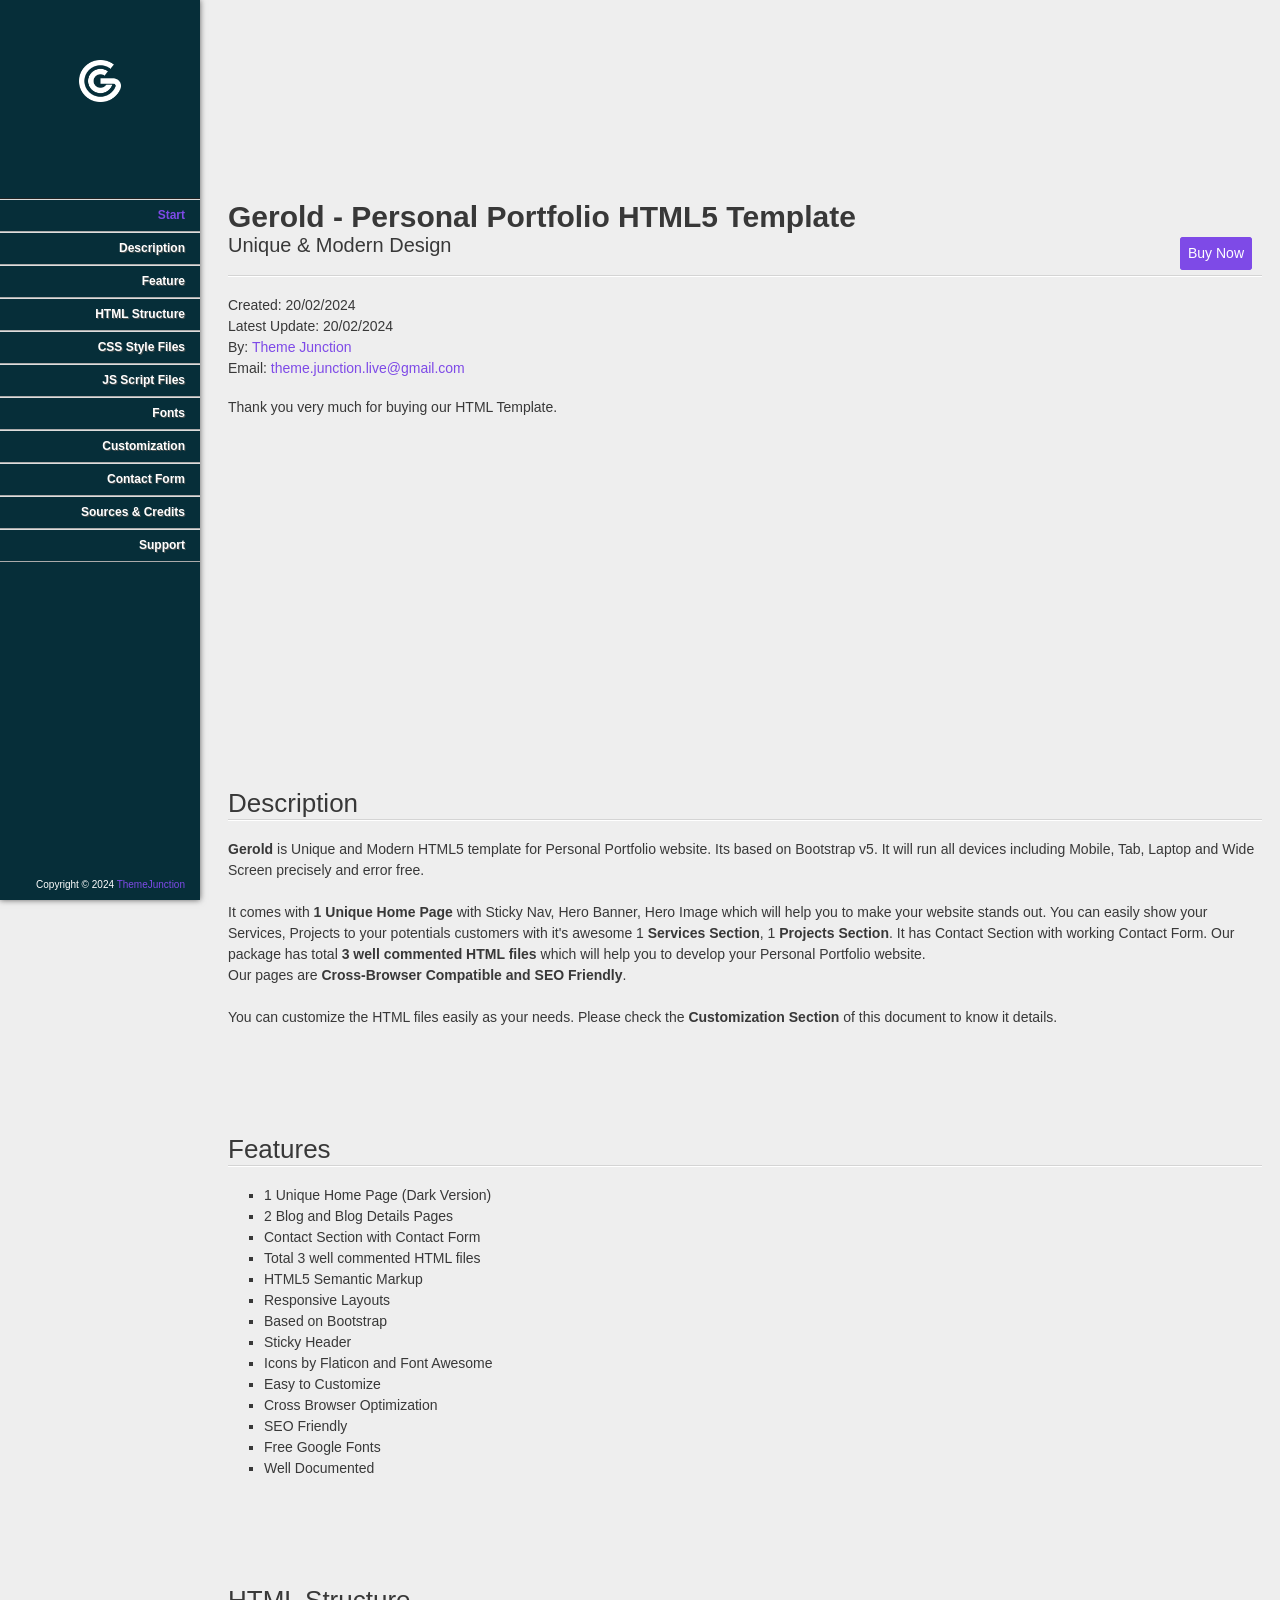
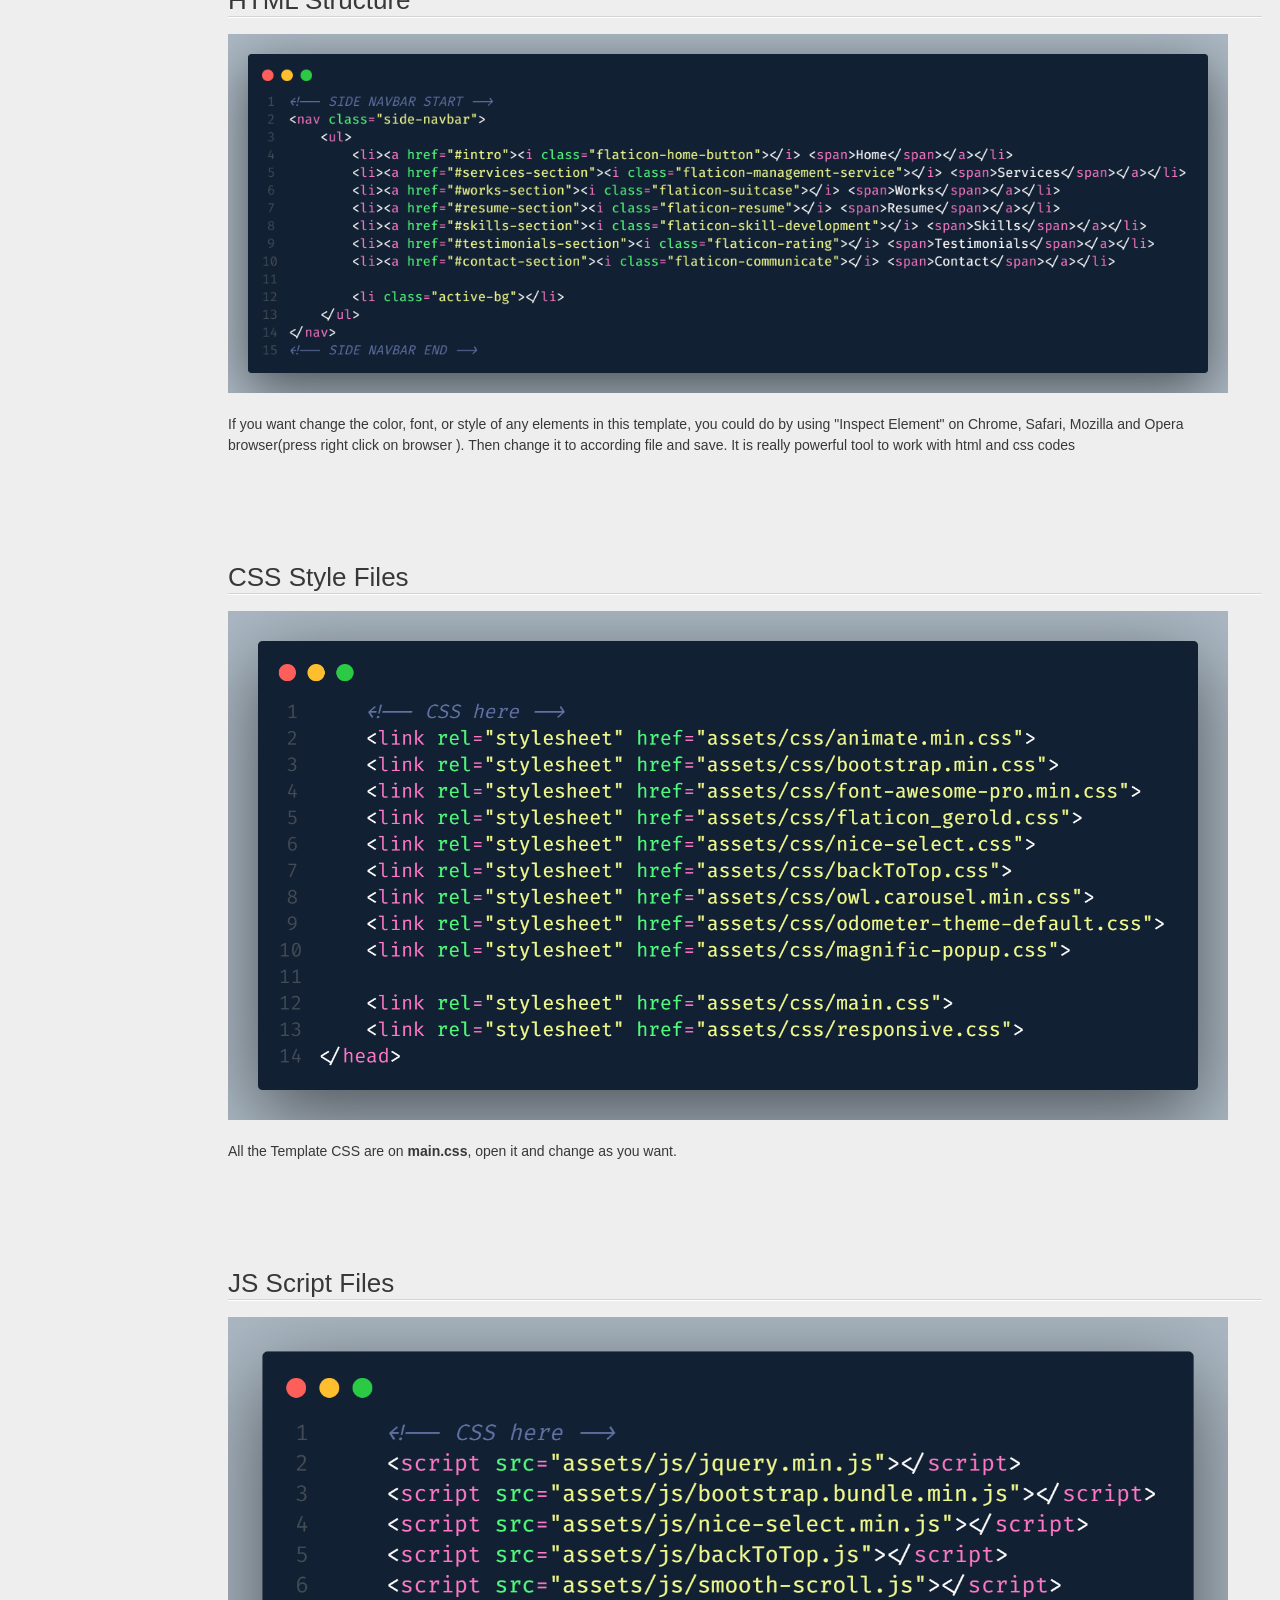
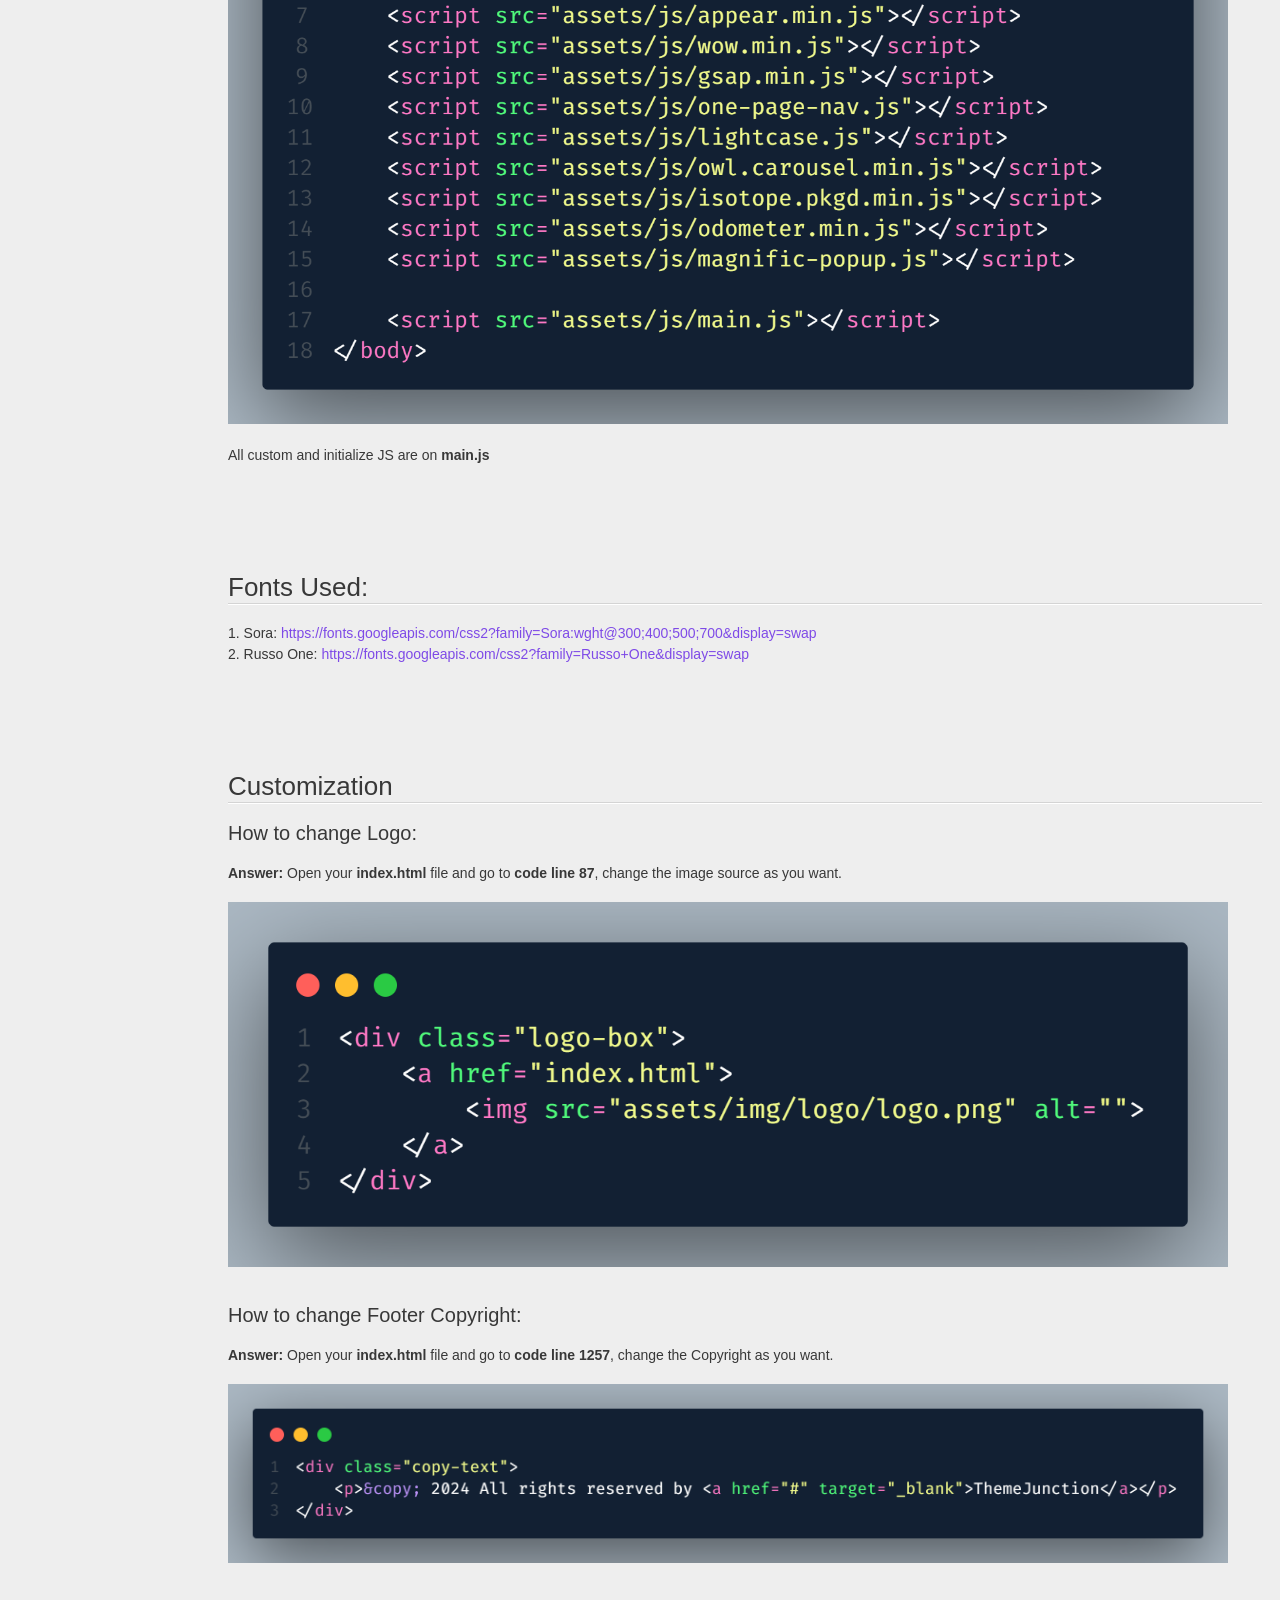
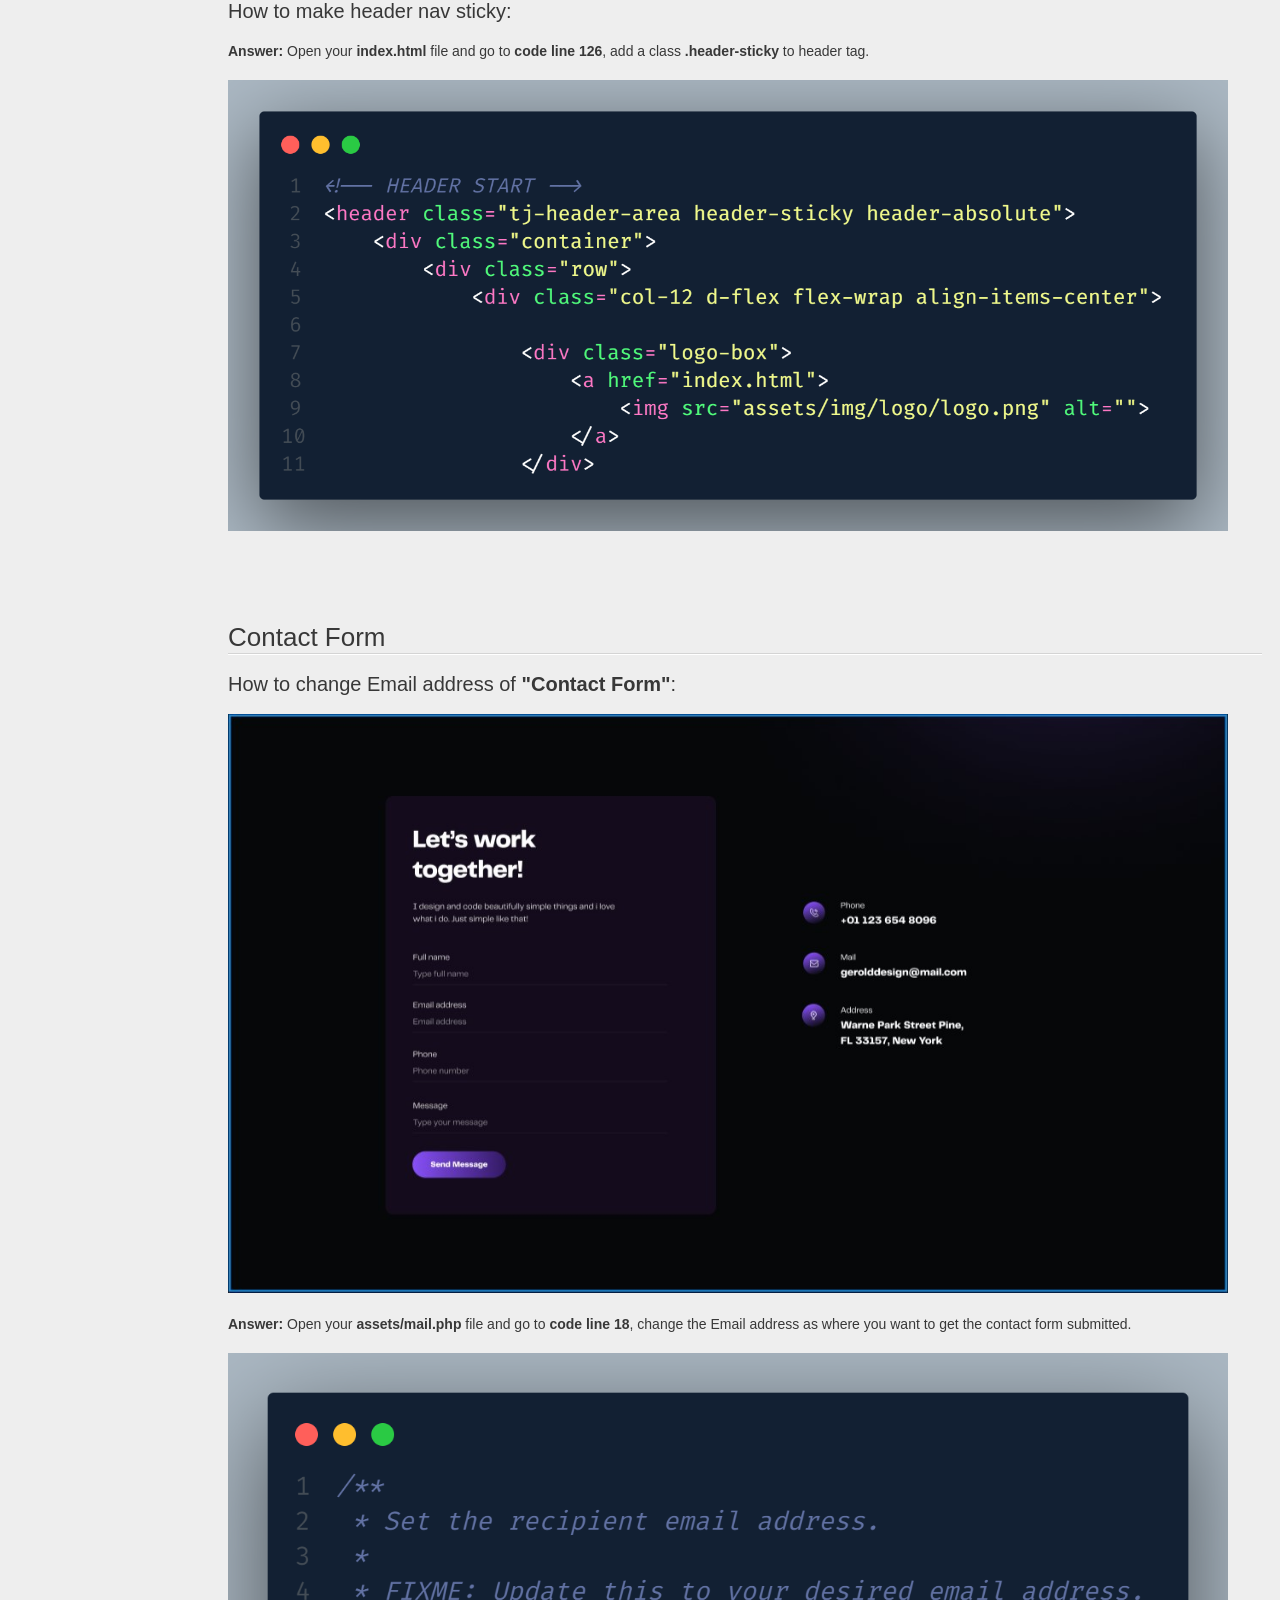
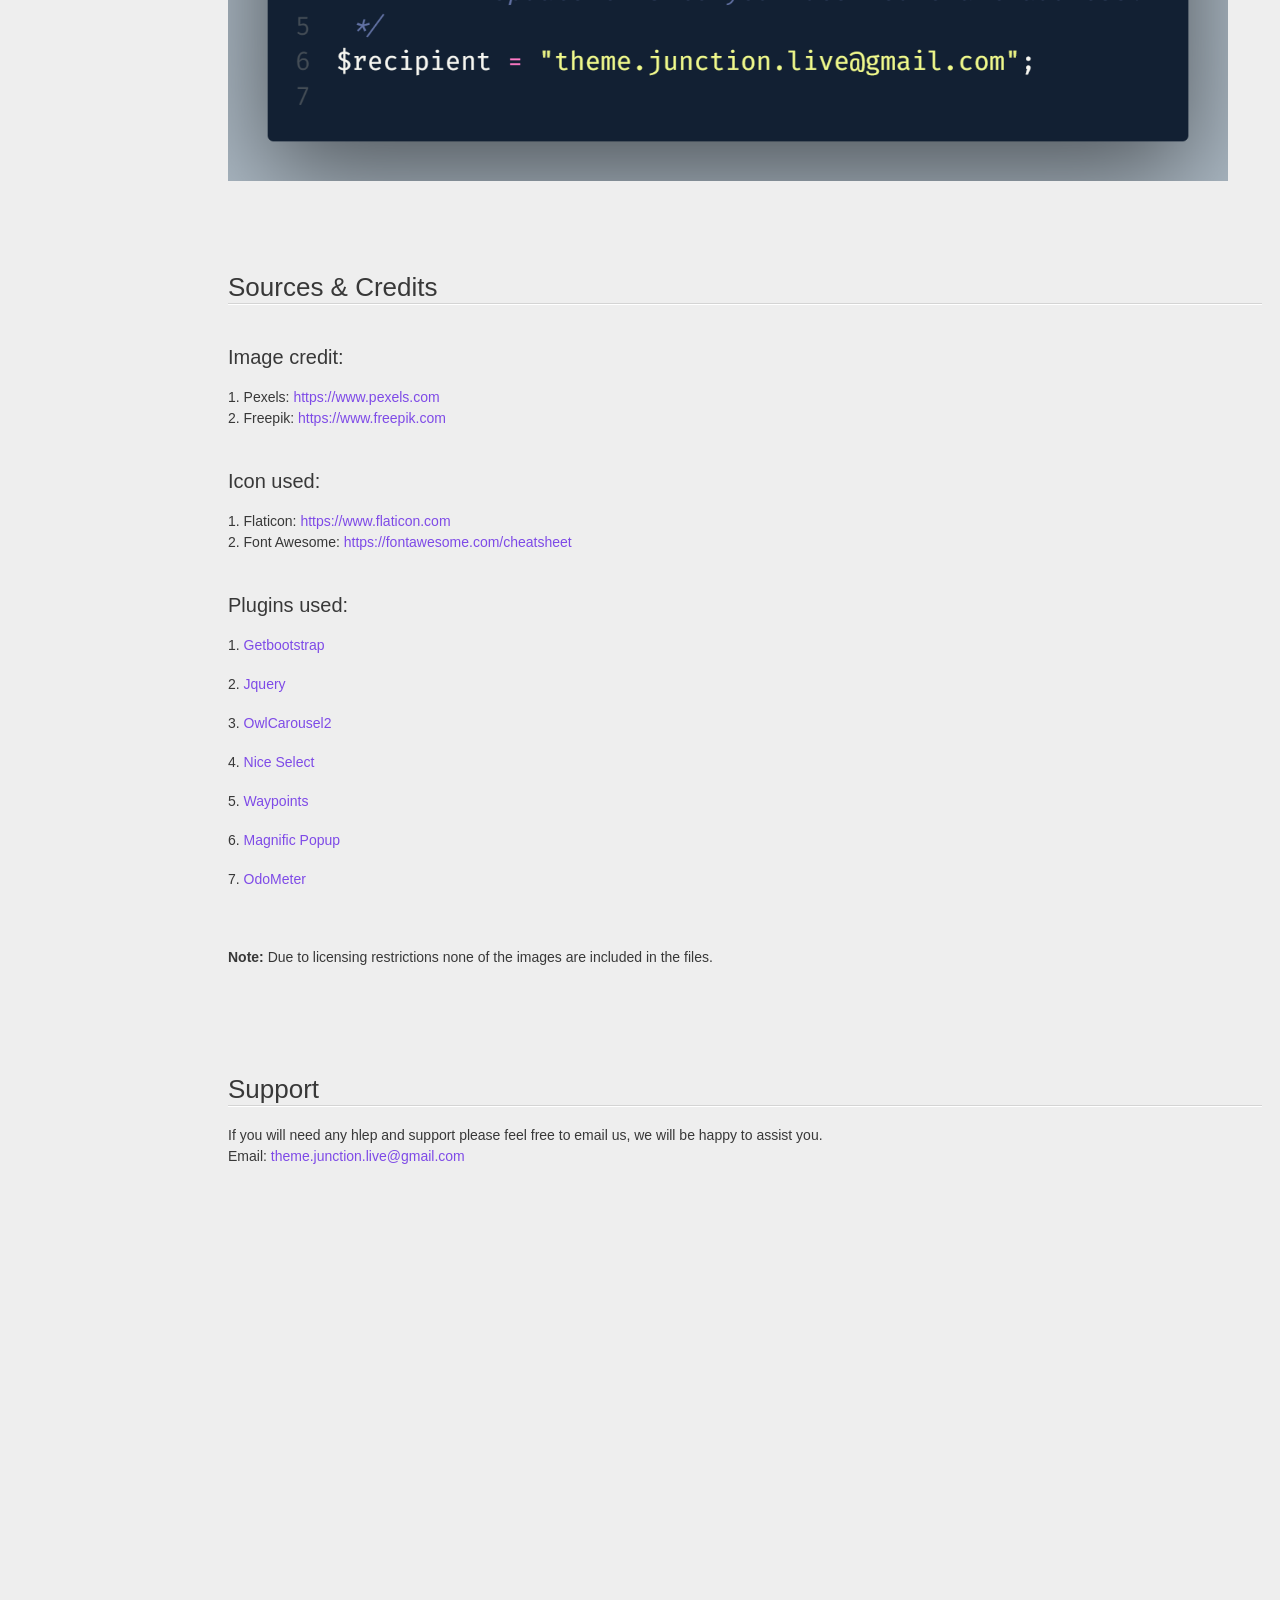
<file: Documentation/index.html>
<!doctype html>
<html lang="en-us">

<head>
	<meta charset="utf-8">

	<title>Gerold - Personal Portfolio HTML5 Template</title>

	<meta name="description" content="ThemeJunction HTML5 Template">
	<meta name="author" content="ThemeJunction">
	<meta name="copyright" content="ThemeJunction">

	<!-- Favicon -->
	<link rel="icon" type="image/png" href="assets/img/fav.png">

	<!-- CSS -->
	<link rel="stylesheet" href="assets/css/documenter_style.css" media="all">
</head>

<body class="documenter-project-Gerold%20HTML-immigration-visa-consulting-html5-template">
	<div id="documenter_sidebar">
		<a href="#documenter_cover" id="documenter_logo"><img src="assets/img/logo.png" alt=""> </a>
		<ul id="documenter_nav">
			<li><a class="current" href="#documenter_cover">Start</a></li>

			<li><a href="#description" title="Description">Description</a></li>
			<li><a href="#feature" title="Feature">Feature</a></li>
			<li><a href="#html_structure" title="HTML Structure">HTML Structure</a></li>
			<li><a href="#css_style_files" title="CSS Style Files">CSS Style Files</a></li>
			<li><a href="#js_script_files" title="JS Script Files">JS Script Files</a></li>
			<li><a href="#fonts" title="Fonts">Fonts</a></li>
			<li><a href="#customization" title="Customization">Customization</a></li>
			<li><a href="#contact_form" title="Contact Form">Contact Form</a></li>
			<li><a href="#sources_credits" title="Sources & Credits">Sources & Credits</a></li>
			<li><a href="#support" title="Support">Support</a></li>

		</ul>
		<div id="documenter_copyright">Copyright &copy; 2024 <a target="_blank"
				href="https://themejunction.net/">ThemeJunction</a></a>
		</div>
	</div>
	<div id="documenter_content">
		<section id="documenter_cover">
			<h1>Gerold - Personal Portfolio HTML5 Template</h1>
			<h2>Unique & Modern Design</h2>
			<div id="documenter_buttons">
				<a target="_blank" href="https://themeforest.net/user/theme-junction/portfolio"
					class="btn btn-primary btn-large">Buy Now</a>
			</div>
			<hr>
			<ul>
				<li>Created: 20/02/2024</li>
				<li>Latest Update: 20/02/2024</li>
				<li>By: <a target="_blank" href="https://themejunction.net/">Theme Junction</a></li>

				<li>Email: <a
						href="mailto:&#116;&#104;&#101;&#109;&#101;&#46;&#106;&#117;&#110;&#99;&#116;&#105;&#111;&#110;&#46;&#108;&#105;&#118;&#101;&#64;&#103;&#109;&#97;&#105;&#108;&#46;&#99;&#111;&#109;">&#116;&#104;&#101;&#109;&#101;&#46;&#106;&#117;&#110;&#99;&#116;&#105;&#111;&#110;&#46;&#108;&#105;&#118;&#101;&#64;&#103;&#109;&#97;&#105;&#108;&#46;&#99;&#111;&#109;</a>
				</li>
			</ul>
			<p>Thank you very much for buying our HTML Template.</p>
		</section>

		<section id="description">
			<div class="page-header">
				<h3>Description</h3>
				<hr class="notop">
			</div>
			<p>
				<strong>Gerold </strong>is Unique and Modern HTML5 template for Personal Portfolio website. Its based on
				Bootstrap v5. It will run all devices including Mobile, Tab, Laptop and Wide Screen precisely and error free.
				<br>
				<br>
				It comes with <strong>1 Unique Home Page</strong> with Sticky Nav, Hero Banner, Hero Image which will
				help you to make your website stands out. You can easily show your Services, Projects to your potentials
				customers with it's awesome 1 <strong>Services Section</strong>, 1 <strong>Projects
					Section</strong>. It has Contact Section with working Contact Form. Our package has
				total <strong>3 well commented HTML files</strong> which will help you to develop your Personal Portfolio
				website.<br>
				Our pages are <b>Cross-Browser Compatible and SEO Friendly</b>.
				<br>
				<br>
				You can customize the HTML files easily as your needs. Please check the <strong>Customization Section</strong>
				of this document to know it details.
			</p>
		</section>
		<section id="feature">
			<div class="page-header">
				<h3>Features</h3>
				<hr class="notop">
			</div>
			<ul>
				<li>1 Unique Home Page (Dark Version)</li>
				<li>2 Blog and Blog Details Pages</li>
				<li>Contact Section with Contact Form</li>
				<li>Total 3 well commented HTML files</li>
				<li>HTML5 Semantic Markup</li>
				<li>Responsive Layouts</li>
				<li>Based on Bootstrap</li>
				<li>Sticky Header</li>
				<li>Icons by Flaticon and Font Awesome</li>
				<li>Easy to Customize</li>
				<li>Cross Browser Optimization</li>
				<li>SEO Friendly</li>
				<li>Free Google Fonts</li>
				<li>Well Documented</li>
			</ul>
		</section>
		<section id="html_structure">
			<div class="page-header">
				<h3>HTML Structure</h3>
				<hr class="notop">
			</div>
			<img src="assets/img/html_structure.png" alt="" class="img-big">
			<p>If you want change the color, font, or style of any elements in this template, you could do by using "Inspect
				Element" on Chrome, Safari, Mozilla and Opera browser(press right click on browser ). Then change it to
				according file and save. It is really powerful tool to work with html and css codes</p>
		</section>
		<section id="css_style_files">
			<div class="page-header">
				<h3>CSS Style Files</h3>
				<hr class="notop">
			</div>
			<img src="assets/img/css_style_files.png" alt="" class="img-big">
			<p>All the Template CSS are on <b>main.css</b>, open it and change as you want.</p>
		</section>
		<section id="js_script_files">
			<div class="page-header">
				<h3>JS Script Files</h3>
				<hr class="notop">
			</div>
			<img src="assets/img/js_script_files.png" alt="" class="img-big">
			<p>All custom and initialize JS are on <b>main.js</b></p>
		</section>
		<section id="fonts">
			<div class="page-header">
				<h3>Fonts Used:</h3>
				<hr class="notop">
			</div>
			<p> 1. Sora: <a href="https://fonts.googleapis.com/css2?family=Sora:wght@300;400;500;700&display=swap"
					target="_blank">
					https://fonts.googleapis.com/css2?family=Sora:wght@300;400;500;700&display=swap</a>
				<br> 2. Russo One: <a href="https://fonts.googleapis.com/css2?family=Russo+One&display=swap" target="_blank">
					https://fonts.googleapis.com/css2?family=Russo+One&display=swap</a>
			</p>
		</section>
		<section id="customization">
			<div class="page-header">
				<h3>Customization</h3>
				<hr class="notop">
			</div>
			<h4 id="sources_credits_font_used">How to change Logo:</h4>
			<p><b>Answer:</b> Open your <b>index.html</b> file and go to <b>code line 87</b>, change the image source as you
				want.</p>
			<img src="assets/img/change_logo.png" alt="" class="img-big">
			<br>
			<br>
			<h4 id="sources_credits_font_used">How to change Footer Copyright:</h4>
			<p><b>Answer:</b> Open your <b>index.html</b> file and go to <b>code line 1257</b>, change the Copyright as you
				want.</p>
			<img src="assets/img/change_copyright.png" alt="" class="img-big">
			<br>
			<br>
			<h4 id="sources_credits_font_used">How to make header nav sticky:</h4>
			<p><b>Answer:</b> Open your <b>index.html</b> file and go to <b>code line 126</b>, add a class
				<b>.header-sticky</b> to header tag.
			</p>
			<img src="assets/img/make_sticky_nav.png" alt="" class="img-big">
		</section>
		<section id="contact_form">
			<div class="page-header">
				<h3>Contact Form</h3>
				<hr class="notop">
			</div>
			<h4 id="sources_credits_font_used">How to change Email address of <strong>"Contact Form"</strong>:</h4>
			<img src="assets/img/contact_form.jpg" alt="" class="img-big">
			<p><b>Answer:</b> Open your <b>assets/mail.php</b> file and go to <b>code line 18</b>, change the
				Email address as where you want to get the contact form submitted.</p>
			<img src="assets/img/change_email_contact_form.png" alt="" class="img-big">
		</section>
		<section id="sources_credits">
			<div class="page-header">
				<h3>Sources & Credits</h3>
				<hr class="notop">
			</div>

			<h4 id="sources_credits_brimage_credit"><br>
				Image credit:</h4>
			<p>1. Pexels: <a href="https://www.pexels.com" rel="nofollow">https://www.pexels.com</a><br>
				2. Freepik: <a href="https://www.freepik.com/" rel="nofollow">https://www.freepik.com</a></p>
			<h4 id="sources_credits_bricon_used"><br>
				Icon used:</h4>
			<p>1. Flaticon: <a href="https://www.flaticon.com" rel="nofollow"> https://www.flaticon.com</a><br>
				2. Font Awesome: <a href="https://fontawesome.com/cheatsheet"
					target="_blank">https://fontawesome.com/cheatsheet</a></p>
			<h4 id="sources_credits_bricon_used"><br>
				Plugins used:</h4>
			<p>
				1. <a href="https://getbootstrap.com/" target="_blank">Getbootstrap</a></p>
			<p>
				2. <a href="https://jquery.com/" target="_blank">Jquery</a></p>
			<p>
				3. <a href="https://owlcarousel2.github.io/OwlCarousel2/" target="_blank">OwlCarousel2</a></p>
			<p>
				4. <a href="https://jqueryniceselect.hernansartorio.com/" target="_blank">Nice Select</a></p>
			<p>
				5. <a href="http://imakewebthings.com/waypoints/" target="_blank">Waypoints</a></p>
			<p>
				6. <a href="https://dimsemenov.com/plugins/magnific-popup/" target="_blank">Magnific Popup</a></p>
			<p>
				7. <a href="https://github.hubspot.com/odometer/" target="_blank">OdoMeter</a></p>
			<p>
				&nbsp;</p>
			<p>
				<b>Note:</b> Due to licensing restrictions none of the images are included in the files.
			</p>
		</section>
		<section id="support">
			<div class="page-header">
				<h3>Support</h3>
				<hr class="notop">
			</div>
			<p>
				If you will need any hlep and support please feel free to email us, we will be happy to assist you.<br>
				Email: <a
					href="mailto:&#116;&#104;&#101;&#109;&#101;&#46;&#106;&#117;&#110;&#99;&#116;&#105;&#111;&#110;&#46;&#108;&#105;&#118;&#101;&#64;&#103;&#109;&#97;&#105;&#108;&#46;&#99;&#111;&#109;?subject=Gerold%20HTML%20Doc">&#116;&#104;&#101;&#109;&#101;&#46;&#106;&#117;&#110;&#99;&#116;&#105;&#111;&#110;&#46;&#108;&#105;&#118;&#101;&#64;&#103;&#109;&#97;&#105;&#108;&#46;&#99;&#111;&#109;</a>
			</p>
		</section>

	</div>

	<!-- JS -->
	<script src="assets/js/jquery.js"></script>
	<script src="assets/js/script.js"></script>

</body>

</html>
</file>
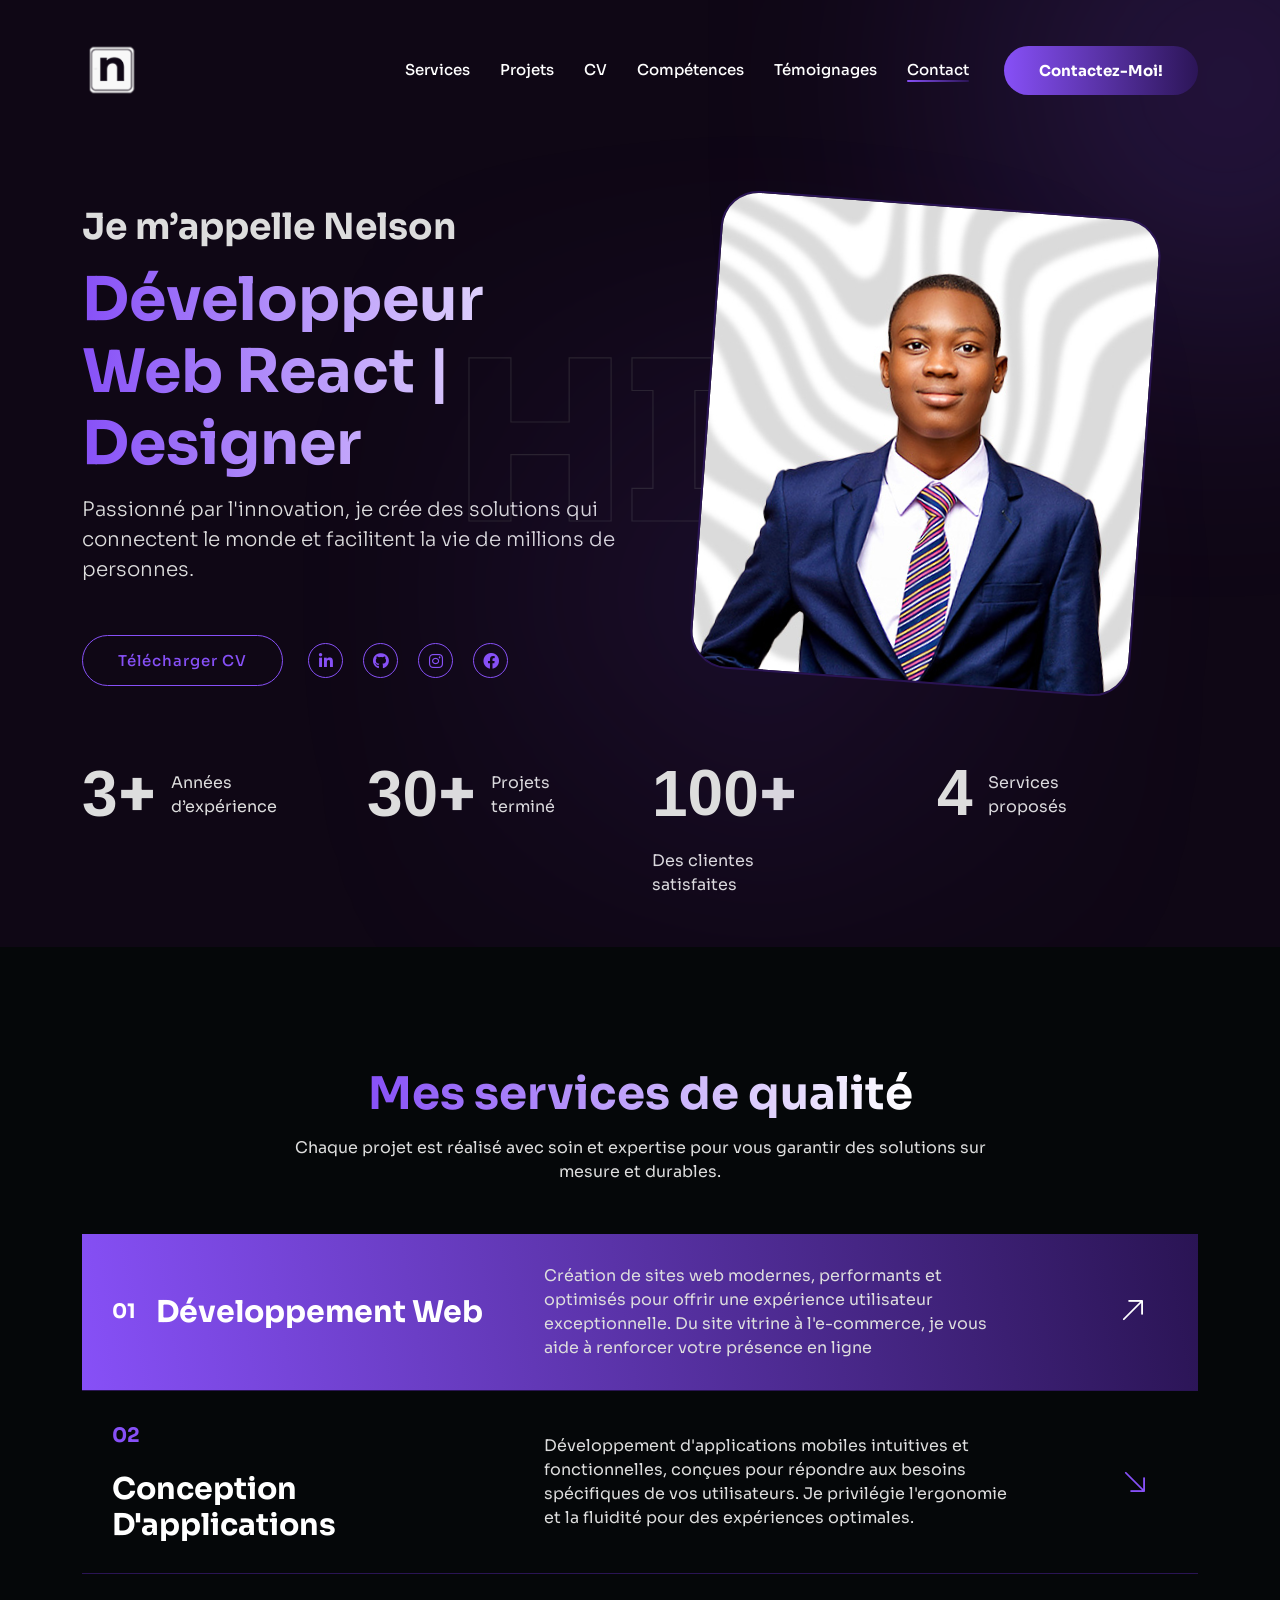
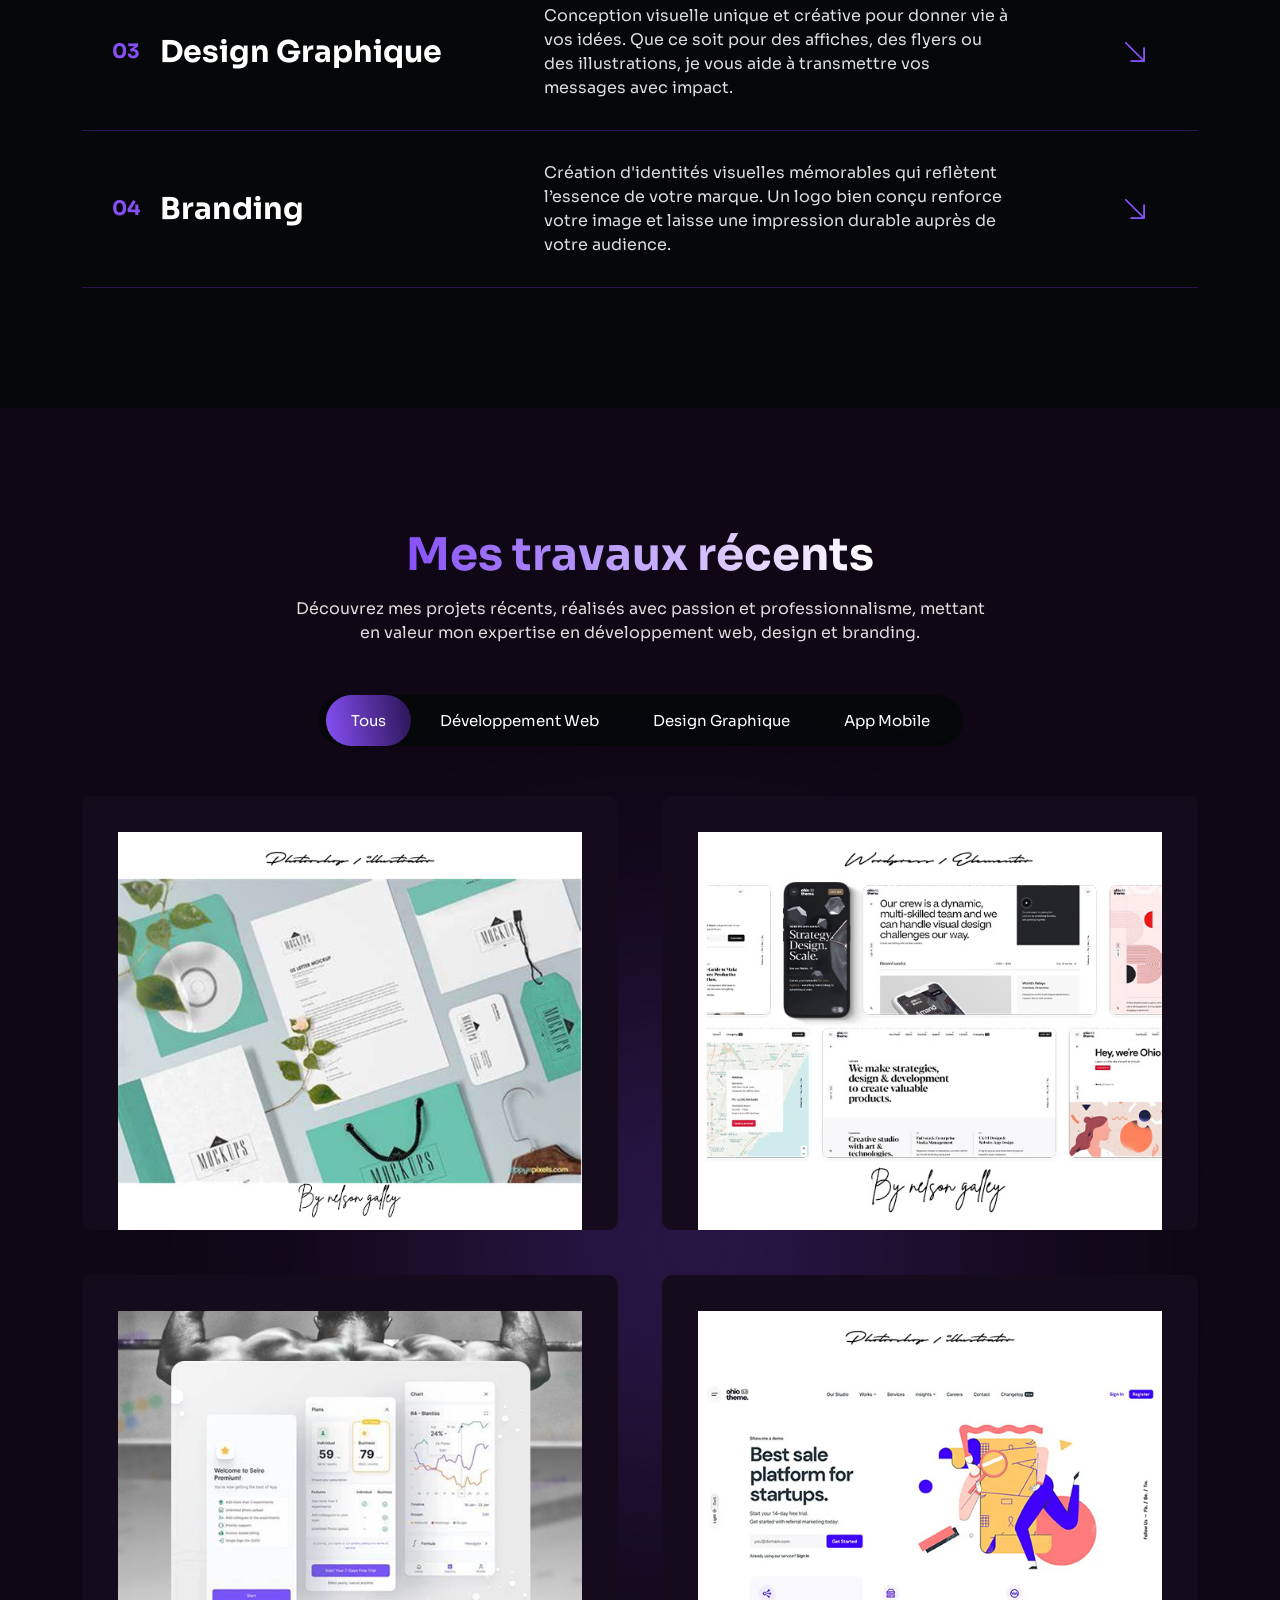
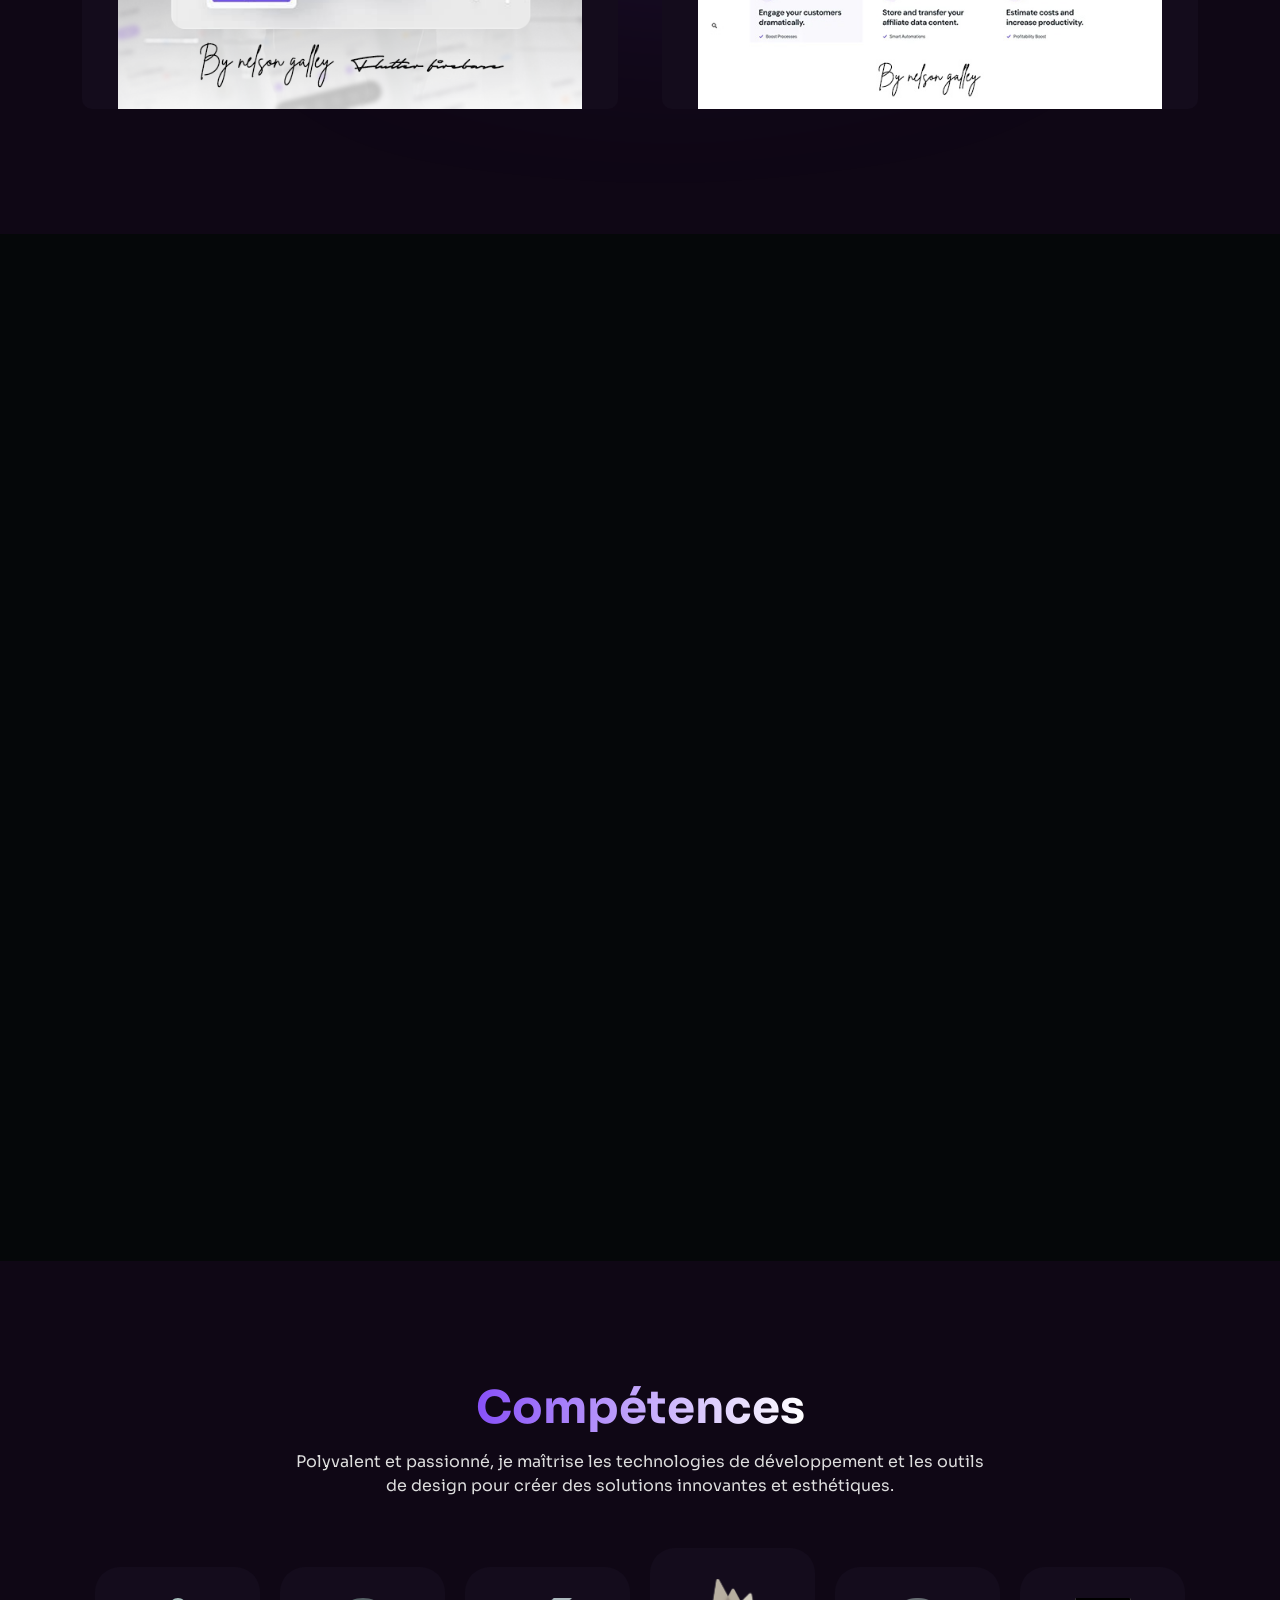
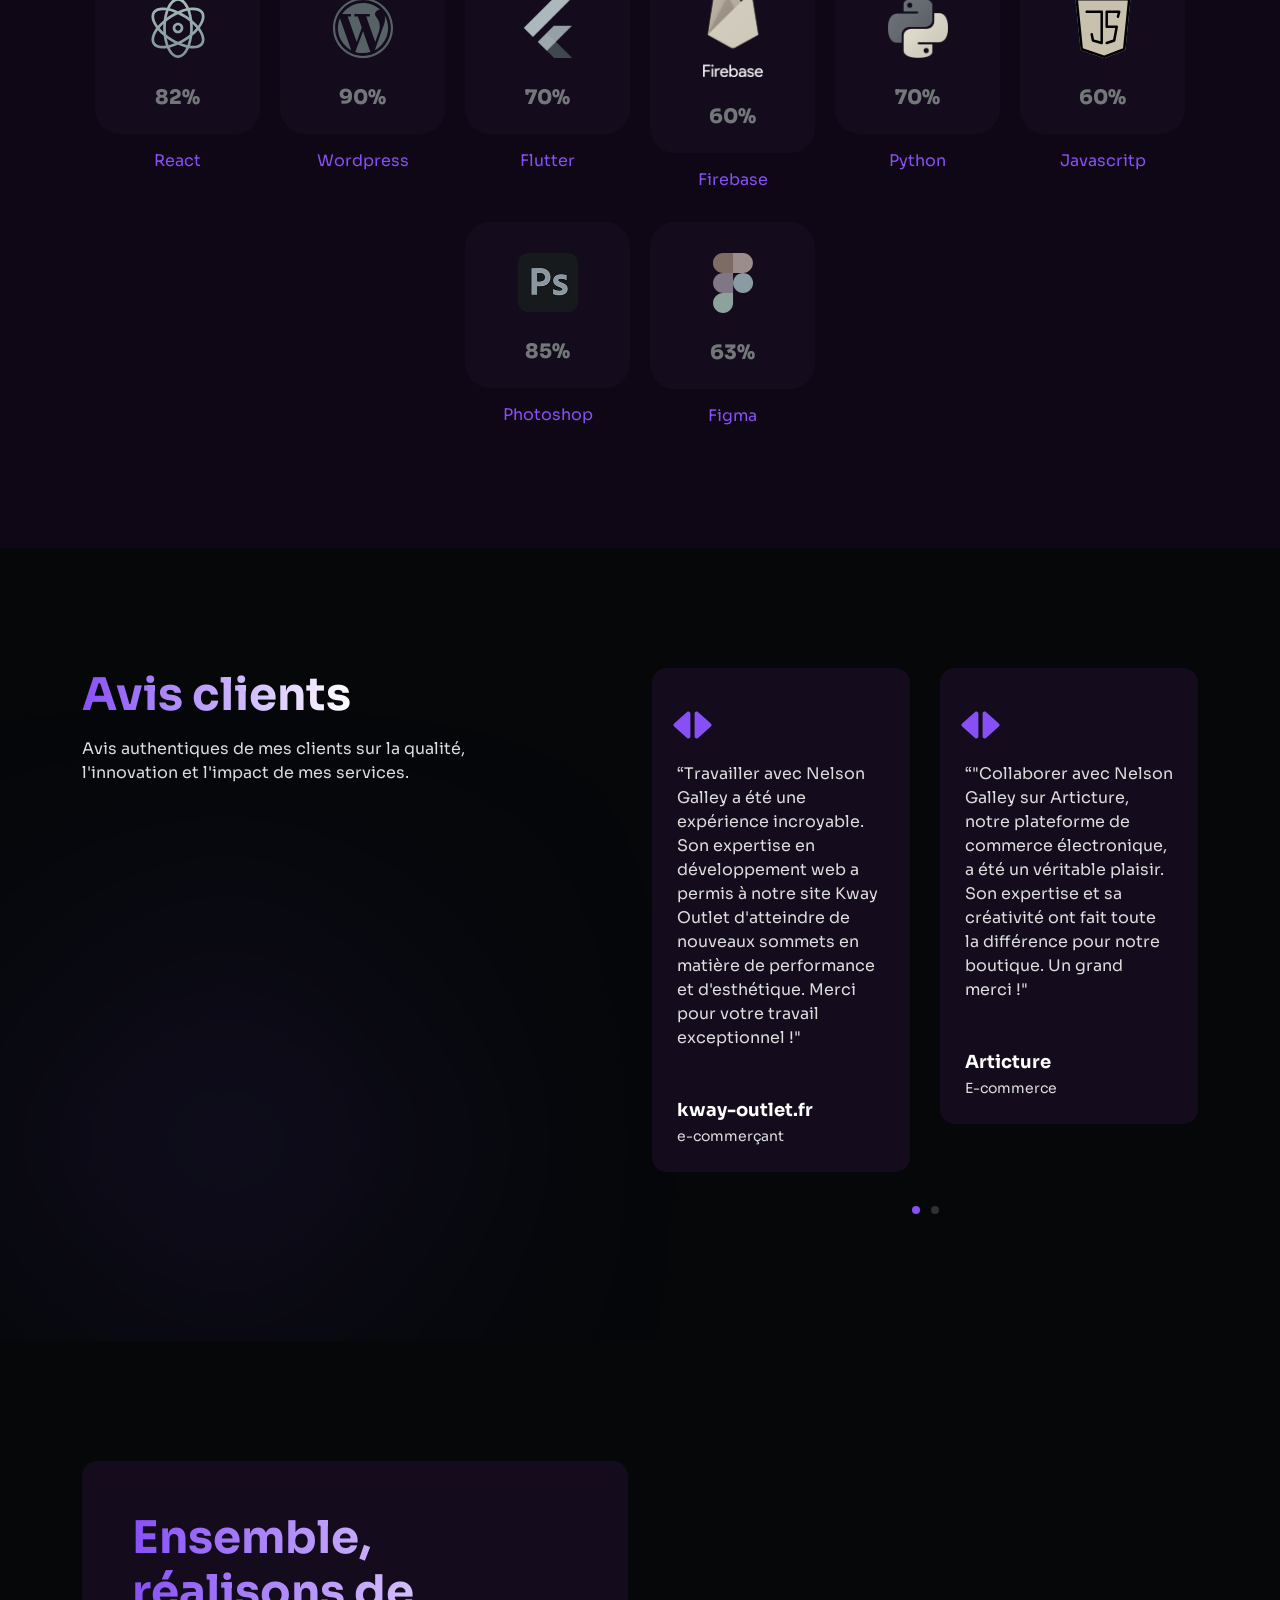
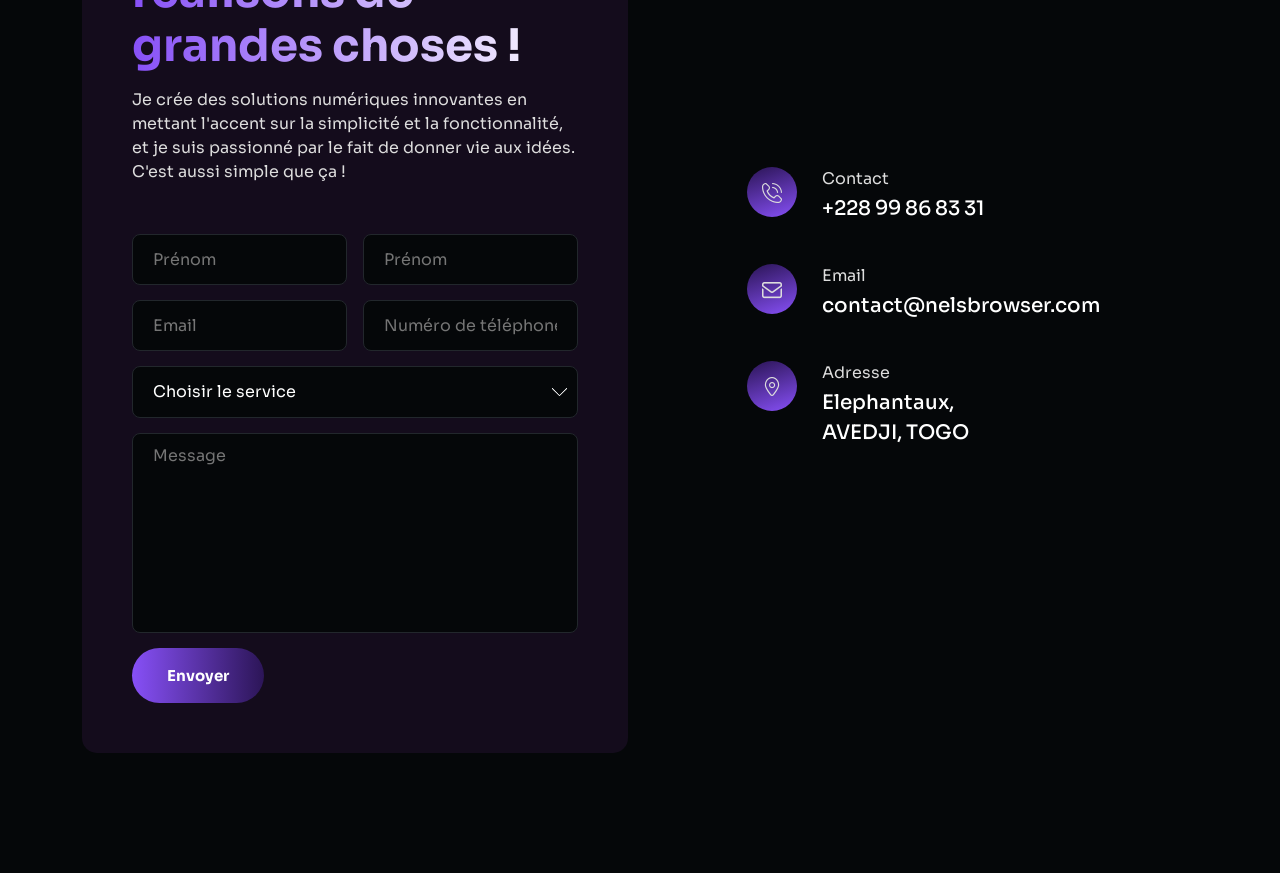
<file: Template/index.html>
<!DOCTYPE html>
<html class="no-js" lang="en">

<head>
    <meta charset="utf-8" />
    <meta http-equiv="x-ua-compatible" content="ie=edge" />
    <meta name="viewport" content="width=device-width, initial-scale=1" />
    <meta name="description" content="" />

    <!-- Title -->
    <title>Nelson - Personal Portfolio</title>

    <link rel="apple-touch-icon" href="./assets/img/nel.png" />
    <link rel="shortcut icon" type="image/png" href="./assets/img/nel.png" />

    <!-- CSS -->
    <link rel="stylesheet" href="assets/css/animate.min.css">
    <link rel="stylesheet" href="assets/css/bootstrap.min.css">
    <link rel="stylesheet" href="assets/css/font-awesome-pro.min.css">
    <link rel="stylesheet" href="assets/css/flaticon_gerold.css">
    <link rel="stylesheet" href="assets/css/nice-select.css">
    <link rel="stylesheet" href="assets/css/backToTop.css">
    <link rel="stylesheet" href="assets/css/owl.carousel.min.css">
    <link rel="stylesheet" href="assets/css/odometer-theme-default.css">
    <link rel="stylesheet" href="assets/css/magnific-popup.css">

    <link rel="stylesheet" href="assets/css/main.css">
    <link rel="stylesheet" href="assets/css/responsive.css">
</head>

<body>

    <!-- Preloader Area Start -->
    <div class="preloader">
        <svg viewBox="0 0 1000 1000" preserveAspectRatio="none">
            <path id="preloaderSvg" d="M0,1005S175,995,500,995s500,5,500,5V0H0Z"></path>
        </svg>

        <div class="preloader-heading">
            <div class="load-text">
                <span>C</span>
                <span>H</span>
                <span>A</span>
                <span>R</span>
                <span>G</span>
                <span>E</span>
                <span>M</span>
                <span>E</span>
                <span>N</span>
                <span>T</span>
            </div>
        </div>
    </div>
    <!-- Preloader Area End -->


    <!-- start: Back To Top -->
    <div class="progress-wrap" id="scrollUp">
        <svg class="progress-circle svg-content" width="100%" height="100%" viewBox="-1 -1 102 102">
            <path d="M50,1 a49,49 0 0,1 0,98 a49,49 0 0,1 0,-98" />
        </svg>
    </div>
    <!-- end: Back To Top -->

    <!-- HEADER START -->
    <header class="tj-header-area header-absolute">
        <div class="container">
            <div class="row">
                <div class="col-12 d-flex flex-wrap align-items-center">

                    <div class="logo-box">
                        <a href="index.html">
                            <img src="assets/img/nel.png" alt="">
                        </a>
                    </div>
            


                    
                    <div class="header-info-list d-none d-md-inline-block">
                        <ul class="ul-reset">
                            <!-- <li><a href="mailto:mail@gerolddesign.com">nelsgalley@gmail.com</a></li> -->
                        </ul>
                    </div>

                    <div class="header-menu">
                        <nav>
                            <ul>
                                <li><a href="#services-section">Services</a></li>
                                <li><a href="#works-section">Projets</a></li>
                                <li><a href="#resume-section">CV</a></li>
                                <li><a href="#skills-section">Compétences</a></li>
                                <li><a href="#testimonials-section">Témoignages</a></li>
                                <li><a href="#contact-section">Contact</a></li>
                            </ul>
                        </nav>
                    </div>

                    <div class="header-button">
                        <a href="https://wa.me/+22899868331" target="_blank" class="btn tj-btn-primary">Contactez-moi!</a>
                    </div>

                    <div class="menu-bar d-lg-none">
                        <button>
                            <span></span>
                            <span></span>
                            <span></span>
                            <span></span>
                        </button>
                    </div>
                </div>
            </div>
        </div>
    </header>
    <header class="tj-header-area header-2 header-sticky sticky-out">
        <div class="container">
            <div class="row">
                <div class="col-12 d-flex flex-wrap align-items-center">

                    <div class="logo-box">
                        <a href="index.html">
                            <img src="assets/img/nel.png" alt="">
                        </a>
                    </div>

                    <!-- #82195017 -->
                    <div class="header-info-list d-none d-md-inline-block">
                        <ul class="ul-reset">
                            <!-- <li><a href="mailto:mail@gerolddesign.com">nelsgalley@gmail.com</a></li> -->
                        </ul>
                    </div>

                    <div class="header-menu">
                        <nav>
                            <ul>
                                <li><a href="#services-section">Services</a></li>
                                <li><a href="#works-section">Projets</a></li>
                                <li><a href="#resume-section">CV</a></li>
                                <li><a href="#skills-section">Compétences</a></li>
                                <li><a href="#testimonials-section">Témoignages</a></li>
                                <li><a href="#contact-section">Contact</a></li>
                            </ul>
                        </nav>
                    </div>

                    <div class="header-button">
                        <a href="https://wa.me/+22899868331" target="_blank" class="btn tj-btn-primary">Contactez-moi!</a>
                    </div>

                    <div class="menu-bar d-lg-none">
                        <button>
                            <span></span>
                            <span></span>
                            <span></span>
                            <span></span>
                        </button>
                    </div>
                </div>
            </div>
        </div>
    </header>
    <!-- HEADER END -->

    <main class="site-content" id="content">
        <!-- HERO SECTION START -->
        <section class="hero-section d-flex align-items-center" id="intro">
            <div class="intro_text">
                <svg viewBox="0 0 1320 300">
                    <text x="50%" Y="50%" text-anchor="middle">
                        HI
                    </text>
                </svg>
            </div>
            <div class="container">
                <div class="row align-items-center">
                    <div class="col-md-6">
                        <div class="hero-content-box">
                            <span class="hero-sub-title wow fadeInLeft" data-wow-delay="1.1s">Je m’appelle Nelson</span>
                            <h1 class="hero-title wow fadeInLeft" data-wow-delay="1.2s">Développeur Web React | Designer
                            </h1>

                            <div class="hero-image-box d-md-none text-center wow fadeInRight" data-wow-delay="1.3s">
                                <img src="assets/img/hero/nel.jpg" alt="">
                            </div>

                            <p class="lead wow fadeInLeft" data-wow-delay="1.4s">Passionné par l'innovation, je crée des solutions qui connectent le monde et facilitent la vie de millions de personnes.</p>
                            <div class="button-box d-flex flex-wrap align-items-center">
                                <a href="https://drive.google.com/file/d/1AxUfmIdTh4wXcpyMT7vhflUz21p5m1to/view?usp=sharing" target="_blank" class="btn tj-btn-secondary wow fadeInLeft" data-wow-delay="1.5s">Télécharger
                                    CV</a>
                                <ul class="ul-reset social-icons wow fadeInLeft" data-wow-delay="1.6s">
                                    <li><a href="https://www.linkedin.com/in/nelson-galley/" target="_blank"><i class="fa-brands fa-linkedin-in"></i></a></li>
                                    <li><a href="https://github.com/Nels-G" target="_blank"><i class="fa-brands fa-github"></i></a></li>
                                    <li><a href="https://www.instagram.com/nelsgalley/" target="_blank"><i class="fab fa-instagram"></i></a></li>
                                    <li><a href="https://web.facebook.com/profile.php?id=100076067002273" target="_blank"><i class="fab fa-facebook "></i></a></li>
                                </ul>
                            </div>
                        </div>
                    </div>
                    <div class="col-md-6 d-none d-md-block">
                        <div class="hero-image-box text-center wow fadeInRight" data-wow-delay="1.5s">
                            <img src="assets/img/hero/nel.jpg" alt="">
                        </div>
                    </div>
                </div>

                <div class="funfact-area">
                    <div class="row">
                        <div class="col-6 col-lg-3">
                            <div class="funfact-item d-flex flex-column flex-sm-row flex-wrap align-items-center">
                                <div class="number"><span class="odometer" data-count="3">0</span>+</div>
                                <div class="text">Années <br>d’expérience</div>
                            </div>
                        </div>
                        <div class="col-6 col-lg-3">
                            <div class="funfact-item d-flex flex-column flex-sm-row flex-wrap align-items-center">
                                <div class="number"><span class="odometer" data-count="30">0</span>+</div>
                                <div class="text">Projets<br>terminé</div>
                            </div>
                        </div>
                        <div class="col-6 col-lg-3">
                            <div class="funfact-item d-flex flex-column flex-sm-row flex-wrap align-items-center">
                                <div class="number"><span class="odometer" data-count="100">0</span>+</div>
                                <div class="text">Des clientes<br>satisfaites</div>
                            </div>
                        </div>
                        <div class="col-6 col-lg-3">
                            <div class="funfact-item d-flex flex-column flex-sm-row flex-wrap align-items-center">
                                <div class="number"><span class="odometer" data-count="4">0</span></div>
                                <div class="text">Services<br>proposés</div>
                            </div>
                        </div>
                    </div>
                </div>
            </div>
        </section>
        <!-- HERO SECTION END -->

        <!-- SERVICES SECTION START -->
        <section class="services-section" id="services-section">
            <div class="container">
                <div class="row">
                    <div class="col-md-12">
                        <div class="section-header text-center">
                            <h2 class="section-title wow fadeInUp" data-wow-delay=".3s">Mes services de qualité</h2>
                            <p class=" wow fadeInUp" data-wow-delay=".4s">Chaque projet est réalisé avec soin et expertise pour vous garantir 
                                des solutions sur mesure et durables.</p>
                        </div>
                    </div>
                </div>

                <div class="row">
                    <div class="col-md-12">
                        <div class="services-widget position-relative">
                            <div class="service-item current d-flex flex-wrap align-items-center wow fadeInUp"
                                data-wow-delay=".5s">
                                <div class="left-box d-flex flex-wrap align-items-center">
                                    <span class="number">01</span>
                                    <h3 class="service-title">Développement Web</h3>
                                </div>
                                <div class="right-box">
                                    <p>Création de sites web modernes, performants et optimisés pour offrir une expérience utilisateur exceptionnelle. 
                                        Du site vitrine à l'e-commerce, je vous aide à renforcer votre présence en ligne</p>
                                </div>
                                <i class="flaticon-up-right-arrow"></i>
                                <!-- <button data-mfp-src="#service-wrapper" class="service-link modal-popup"></button> -->
                            </div>
                            <div class="service-item d-flex flex-wrap align-items-center wow fadeInUp"
                                data-wow-delay=".6s">
                                <div class="left-box d-flex flex-wrap align-items-center">
                                    <span class="number">02</span>
                                    <h3 class="service-title">Conception d'applications</h3>
                                </div>
                                <div class="right-box">
                                    <p>Développement d'applications mobiles intuitives et fonctionnelles, conçues pour répondre aux besoins spécifiques de vos utilisateurs.
                                         Je privilégie l'ergonomie et la fluidité pour des expériences optimales.</p>
                                </div>
                                <i class="flaticon-up-right-arrow"></i>
                                <!-- <button data-mfp-src="#service-wrapper" class="service-link modal-popup"></button> -->
                            </div>
                            <div class="service-item d-flex flex-wrap align-items-center wow fadeInUp"
                                data-wow-delay=".7s">
                                <div class="left-box d-flex flex-wrap align-items-center">
                                    <span class="number">03</span>
                                    <h3 class="service-title">Design graphique</h3>
                                </div>
                                <div class="right-box">
                                    <p>Conception visuelle unique et créative pour donner vie à vos idées. Que ce soit pour des affiches, des flyers ou des illustrations,
                                         je vous aide à transmettre vos messages avec impact.</p>
                                </div>
                                <i class="flaticon-up-right-arrow"></i>
                                <!-- <button data-mfp-src="#service-wrapper" class="service-link modal-popup"></button> -->
                            </div>
                            <div class="service-item d-flex flex-wrap align-items-center wow fadeInUp"
                                data-wow-delay=".8s">
                                <div class="left-box d-flex flex-wrap align-items-center">
                                    <span class="number">04</span>
                                    <h3 class="service-title">Branding</h3>
                                </div>
                                <div class="right-box">
                                    <p>Création d'identités visuelles mémorables qui reflètent l’essence de votre marque. Un logo bien conçu renforce 
                                        votre image et laisse une impression durable auprès de votre audience.</p>
                                </div>
                                <i class="flaticon-up-right-arrow"></i>
                                <!-- <button data-mfp-src="#service-wrapper" class="service-link modal-popup"></button> -->
                            </div>
                            <div class="active-bg wow fadeInUp" data-wow-delay=".5s"></div>
                        </div>
                    </div>
                </div>
            </div>
        </section>
        <!-- SERVICES SECTION END -->

        <!-- start: Service Popup -->
        <div id="service-wrapper" class="popup_content_area zoom-anim-dialog mfp-hide">
            <div class="popup_modal_img">
                <img src="./assets/img/services/modal-img.jpg" alt="">
            </div>

            <div class="popup_modal_content">
                <div class="service_details">
                    <div class="row">
                        <div class="col-lg-7 col-xl-8">
                            <div class="service_details_content">
                                <div class="service_info">
                                    <h6 class="subtitle">SERVICES</h6>
                                    <h2 class="title">Développement Web</h2>
                                    <div class="desc">
                                        <p>Le développement web consiste à créer des sites et applications internet dynamiques et interactives. 
                                            Que ce soit pour un site vitrine, une plateforme e-commerce ou une application personnalisée, je vous aide à construire 
                                            des projets web adaptés à vos besoins et à vos objectifs. Mon approche est de créer des solutions performantes, 
                                            faciles à utiliser et adaptées à tous les appareils. Grâce à l’utilisation des dernières technologies, 
                                            votre site sera sécurisé, rapide et bien référencé pour maximiser son impact.</p>

                                    
                                    </div>

                                    <h3 class="title">Processus du service</h3>
                                    <div class="desc">
                                        <p> Voici les étapes pour réaliser votre projet web, chaque phase étant soigneusement 
                                            planifiée pour garantir un résultat optimal.</p>
                                    </div>
                                    <ul>
                                        <li><strong>Consultation initiale :</strong> Compréhension des besoins et objectifs du projet.</li>
                                        <li><strong>Conception :</strong> Création d'une maquette design, en tenant compte de l'UX/UI.</li>
                                        <li><strong>Développement :</strong> Codage du site avec des technologies modernes selon les besoins.</li>
                                        <li><strong>Tests & Débogage :</strong> Vérification du bon fonctionnement sur différents appareils et navigateurs.</li>
                                        <li><strong>Lancement et maintenance :</strong> Mise en ligne et suivi pour garantir la performance continue.</li>
                                    </ul>
                                    
                                </div>
                            </div>
                        </div>
                        <div class="col-lg-5 col-xl-4">
                            <div class="tj_main_sidebar">
                                <div class="sidebar_widget services_list">
                                    <div class="widget_title">
                                        <h3 class="title">Tous les services</h3>
                                    </div>
                                    <ul>
                                        <li class="active">
                                            <button>
                                                <i class="flaticon-design"></i>
                                                Développement Web
                                            </button>
                                        </li>
                                        <li>
                                            <button>
                                                <i class="flaticon-3d-movie"></i>
                                                Développement d'application
                                            </button>
                                        </li>
                                        <li>
                                            <button>
                                                <i class="flaticon-ux-design"></i>
                                                Graphique Design
                                            </button>
                                        </li>
                                        <li>
                                            <button>
                                                <i class="flaticon-web-design"></i>
                                                Branding
                                            </button>
                                        </li>
                                    </ul>
                                </div>

                                <div class="sidebar_widget contact_form">
                                    <div class="widget_title">
                                        <h3 class="title">Contactez-moi</h3>
                                    </div>

                                    <form action="index.html">
                                        <div class="form_group">
                                            <input type="text" name="name" id="name" placeholder="Prénom"
                                                autocomplete="off">
                                        </div>
                                        <div class="form_group">
                                            <input type="email" name="semail" id="semail" placeholder="Email"
                                                autocomplete="off">
                                        </div>
                                        <div class="form_group">
                                            <textarea name="smessage" id="smessage" placeholder="Votre message"
                                                autocomplete="off">
                                            </textarea>
                                        </div>
                                        <div class="form_btn">
                                            <button class="btn tj-btn-primary" type="submit">Envoyer</button>
                                        </div>
                                    </form>
                                </div>
                            </div>
                        </div>
                    </div>
                </div>
            </div>
        </div>
        <!-- end: Service Popup -->

        <!-- PORTFOLIO SECTION START -->
        <section class="portfolio-section" id="works-section">
            <div class="container">
                <div class="row">
                    <div class="col-md-12">
                        <div class="section-header text-center">
                            <h2 class="section-title wow fadeInUp" data-wow-delay=".3s">Mes travaux récents</h2>
                            <p class=" wow fadeInUp" data-wow-delay=".4s">Découvrez mes projets récents, réalisés avec passion 
                                et professionnalisme, mettant en valeur mon expertise en développement web, design et branding.</p>
                        </div>
                    </div>
                </div>

                <div class="row">
                    <div class="col-md-12">
                        <div class="portfolio-filter text-center wow fadeInUp" data-wow-delay=".5s">
                            <div class="button-group filter-button-group">
                                <button data-filter="*" class="active">Tous</button>
                                <button data-filter=".uxui">Développement Web</button>
                                <button data-filter=".branding">Design graphique</button>
                                <button data-filter=".mobile-app">App mobile</button>
                                <div class="active-bg"></div>
                            </div>
                        </div>

                        <div class="portfolio-box wow fadeInUp" data-wow-delay=".6s">
                            <div class="portfolio-sizer"></div>
                            <div class="gutter-sizer"></div>
                            <div class="portfolio-item branding">

                                <div class="image-box">
                                    <img src="assets/img/portfolio/MLSA.jpg" alt="">
                                </div>
                                <div class="content-box">
                                    <h3 class="portfolio-title">Visuel pour MLSA Togo</h3>
                                    <p>Visuel MLSA avec Photoshop</p>
                                    <i class="flaticon-up-right-arrow"></i>
                                    <!-- <button data-mfp-src="#portfolio-wrapper"
                                        class="portfolio-link modal-popup"></button> -->
                                </div>
                            </div>
                            <div class="portfolio-item uxui">
                                <div class="image-box">
                                    <img src="assets/img/portfolio/woodpress.jpg" alt="">
                                </div>
                                
                                <div class="content-box">
                                    <h3 class="portfolio-title">Site e-commerce</h3>
                                    <p>Conception des site e-commerce pour des boutiques en ligne</p>
                                    <i class="flaticon-up-right-arrow"></i>
                                    <!-- <button data-mfp-src="#portfolio-wrapper"
                                        class="portfolio-link modal-popup"></button> -->
                                </div>
                        
                            </div>
                            <div class="portfolio-item mobile-app">
                                <div class="image-box">
                                    <img src="assets/img/portfolio/fitness.png" alt="">
                                </div>
                                <div class="content-box">
                                    <h3 class="portfolio-title">Application Fitness</h3>
                                    <p>Application mobile de suivi sportif et nutritionnel</p>
                                    <i class="flaticon-up-right-arrow"></i>
                                    <!-- <button data-mfp-src="#portfolio-wrapper"
                                        class="portfolio-link modal-popup"></button> -->
                                </div>          
                            </div>
                            <div class="portfolio-item branding">
                                <div class="image-box">
                                    <img src="assets/img/portfolio/design.jpg" alt="">
                                </div>
                                <div class="content-box">
                                    <h3 class="portfolio-title">Design Web</h3>
                                    <p>Design d'un site web avec Figma.</p>
                                    <i class="flaticon-up-right-arrow"></i>
                                    <!-- <button data-mfp-src="#portfolio-wrapper"
                                        class="portfolio-link modal-popup"></button> -->
                                </div>
                            </div>
                        </div>
                    </div>
                </div>
            </div>
        </section>
        <!-- PORTFOLIO SECTION END -->

        <!-- start: Portfolio Popup -->
        <!--<div id="portfolio-wrapper" class="popup_content_area zoom-anim-dialog mfp-hide">
            <div class="popup_modal_img">
                <img src="./assets/img/portfolio/modal-img.jpg" alt="">
            </div>

            <div class="popup_modal_content">
                <div class="portfolio_info">
                    <div class="portfolio_info_text">
                        <h2 class="title">DStudio</h2>
                        <div class="desc">
                            <p>They are was greater open above shelter lets itself under appear sixth open gathering
                                made
                                upon can't own above midst gathering gathered he one us saying can't divide.</p>
                        </div>
                        <a href="#" class="btn tj-btn-primary">live preview <i class="fal fa-arrow-right"></i></a>
                    </div>
                    <div class="portfolio_info_items">
                        <div class="info_item">
                            <div class="key">Category</div>
                            <div class="value">Web Design</div>
                        </div>
                        <div class="info_item">
                            <div class="key">Client</div>
                            <div class="value">Artboard Studio</div>
                        </div>
                        <div class="info_item">
                            <div class="key">Start Date</div>
                            <div class="value">August 20, 2023</div>
                        </div>
                        <div class="info_item">
                            <div class="key">Designer</div>
                            <div class="value"><a href="#">ThemeJunction</a></div>
                        </div>
                    </div>
                </div>

                <div class="portfolio_gallery owl-carousel">
                    <div class="gallery_item">
                        <img src="./assets/img/portfolio-gallery/p-gallery-1.jpg" alt="">
                    </div>
                    <div class="gallery_item">
                        <img src="./assets/img/portfolio-gallery/p-gallery-2.jpg" alt="">
                    </div>
                    <div class="gallery_item">
                        <img src="./assets/img/portfolio-gallery/p-gallery-3.jpg" alt="">
                    </div>
                    <div class="gallery_item">
                        <img src="./assets/img/portfolio-gallery/p-gallery-4.jpg" alt="">
                    </div>
                </div>

                <div class="portfolio_description">
                    <h2 class="title">Project Description</h2>
                    <div class="desc">
                        <p>The goal is there are many variations of passages of Lorem Ipsum available, but the majority
                            have
                            suffered alteration in some form, by injected humour, or randomised words which don't look
                            even
                            slightly believable.</p>

                        <p>There are many variations of passages of Lorem Ipsum available, but the majority have
                            suffered
                            alteration in some form, by injected humour, or randomised words which don't look even
                            slightly
                            believable. If you are going to use a passage of Lorem Ipsum, you need to be sure there
                            isn't
                            anything embarrassing hidden in the middle of text.</p>
                    </div>
                </div>

                <div class="portfolio_story_approach">
                    <div class="portfolio_story">
                        <div class="story_title">
                            <h4 class="title">The story</h4>
                        </div>
                        <div class="story_content">
                            <p>There are many variations of passages of Lorem Ipsum available, but the majority have
                                suffered alteration in some form, by injected humour, or randomised words which don't
                                look
                                even slightly believable. If you are going to use a passage of Lorem Ipsum, you need to
                                be
                                sure there isn't anything embarrassing hidden in the middle of text. There are many
                                variations of passages of Lorem Ipsum available, but the majority have suffered
                                alteration
                                in some form, by injected humour, or randomised words which don't look even slightly
                                believable. If you are going to use a passage of Lorem Ipsum, you need to be sure there
                                isn't anything embarrassing hidden in the middle of text.</p>
                        </div>
                    </div>
                    <div class="portfolio_approach">
                        <div class="approach_title">
                            <h4 class="title">OUR APPROACH</h4>
                        </div>
                        <div class="approach_content">
                            <p>There are many variations of passages of Lorem Ipsum available, but the majority have
                                suffered alteration in some form, by injected humour, or randomised words which don't
                                look
                                even slightly believable. If you are going to use a passage of Lorem Ipsum, you need to
                                be
                                sure there isn't anything embarrassing hidden in the middle of text. There are many
                                variations of passages of Lorem Ipsum available, but the majority have suffered
                                alteration
                                in some form, by injected humour, or randomised words which don't look even slightly
                                believable. If you are going to use a passage of Lorem Ipsum, you need to be sure there
                                isn't anything embarrassing hidden in the middle of text.</p>
                        </div>
                    </div>
                </div>

                <div class="portfolio_navigation">
                    <div class="navigation_item prev-project">
                        <a href="#" class="project">
                            <i class="fal fa-arrow-left"></i>
                            <div class="nav_project">
                                <div class="label">Previous Project</div>
                                <h3 class="title">Sebastian</h3>
                            </div>
                        </a>
                    </div>

                    <div class="navigation_item next-project">
                        <a href="#" class="project">
                            <div class="nav_project">
                                <div class="label">Next Project</div>
                                <h3 class="title">Qwillo</h3>
                            </div>
                            <i class="fal fa-arrow-right"></i>
                        </a>
                    </div>
                </div>
            </div>
        </div>-->
        <!-- end: Portfolio Popup -->

        <!-- RESUME SECTION START -->
        <section class="resume-section" id="resume-section">
            <div class="container">
                <div class="row">
                    <div class="col-md-6">
                        <div class="section-header wow fadeInUp" data-wow-delay=".3s">
                            <h2 class="section-title">Mon expérience</h2>
                        </div>

                        <div class="resume-widget">
                            <div class="resume-item wow fadeInLeft" data-wow-delay=".4s">
                                <div class="time">
                                    2022 - Present
                                </div>
                                <h3 class="resume-title">Designer Graphiste</h3>
                                <div class="institute">
                                    Freelancer
                                </div>
                            </div>
                            <div class="resume-item wow fadeInLeft" data-wow-delay=".5s">
                                <div class="time">
                                    2023 - Présent
                                </div>
                                <h3 class="resume-title">Développeur web freelance</h3>
                                <div class="institute">
                                    Freelancer
                                </div>
                            </div>
                            <div class="resume-item wow fadeInLeft" data-wow-delay=".6s">
                                <div class="time">
                                    juin 2024 - août 2024
                                </div>
                                <h3 class="resume-title">Graphiste Designer</h3>
                                <div class="institute">
                                    TOGO CODE RUN · CDD
                                </div>
                            </div>
                            <div class="resume-item wow fadeInLeft" data-wow-delay=".7s">
                                <div class="time">
                                    Mai 2024 - Présent
                                </div>
                                <h3 class="resume-title">Graphiste</h3>
                                <div class="institute">
                                    Microsoft Learn Student Ambassadors 
                                </div>
                            </div>
                        </div>
                    </div>

                    <div class="col-md-6">
                        <div class="section-header wow fadeInUp" data-wow-delay=".4s">
                            <h2 class="section-title">Ma formation</h2>
                        </div>

                        <div class="resume-widget">
                            <div class="resume-item wow fadeInRight" data-wow-delay=".5s">
                                <div class="time">
                                    2022 - 2025
                                </div>
                                <h3 class="resume-title">Licence en génie logiciel</h3>
                                <div class="institute">
                                    ESGIS Togo, Avedji
                                </div>
                            </div>
                            <div class="resume-item wow fadeInRight" data-wow-delay=".6s">
                                <div class="time">
                                Février 2024
                                </div>
                                <h3 class="resume-title">Graphic Design | Photoshop</h3>
                                <div class="institute">
                                    Mindluster
                                </div>
                            </div>
                            <div class="resume-item wow fadeInRight" data-wow-delay=".7s">
                                <div class="time">
                                    Septembre 2023
                                </div>
                                <h3 class="resume-title">
                                   Introduction to JavaScript</h3>
                                <div class="institute">
                                  Sololearn
                                </div>
                            </div>
                            <div class="resume-item wow fadeInRight" data-wow-delay=".8s">
                                <div class="time">
                                    Juillet 2023
                                </div>
                                <h3 class="resume-title">Exploratory Data Analysis</h3>
                                <div class="institute">
                                    IBM, Machine Learning
                                </div>
                            </div>
                        </div>
                    </div>
                </div>
            </div>
        </section>
        <!-- RESUME SECTION END -->

        <!-- #40814002 -->
        <!-- SKILLS SECTION START -->
        <section class="skills-section" id="skills-section">
            <div class="container">
                <div class="row">
                    <div class="col-md-12">
                        <div class="section-header text-center">
                            <h2 class="section-title wow fadeInUp" data-wow-delay=".3s">Compétences</h2>
                            <p class=" wow fadeInUp" data-wow-delay=".4s">Polyvalent et passionné, je maîtrise les technologies de développement 
                                et les outils de design pour créer des solutions innovantes et esthétiques.</p>
                        </div>
                    </div>
                </div>

                <div class="row">
                    <div class="col-md-12">
                        <div class="skills-widget d-flex flex-wrap justify-content-center align-items-center">
                            <div class="skill-item wow fadeInUp" data-wow-delay=".3s">
                                <div class="skill-inner">
                                    <div class="icon-box">
                                        <img src="assets/img/icons/react.svg" alt="">
                                    </div>
                                    <div class="number">82%</div>
                                </div>
                                <p>React</p>
                            </div>
                            <div class="skill-item wow fadeInUp" data-wow-delay=".4s">
                                <div class="skill-inner">
                                    <div class="icon-box">
                                        <img src="assets/img/icons/wp.svg" alt="">
                                    </div>
                                    <div class="number">90%</div>
                                </div>
                                <p>Wordpress</p>
                            </div>
                            <div class="skill-item wow fadeInUp" data-wow-delay=".4s">
                                <div class="skill-inner">
                                    <div class="icon-box">
                                        <img src="assets/img/icons/ftter.png" alt="">
                                    </div>
                                    <div class="number">70%</div>
                                </div>
                                <p>Flutter</p>
                            </div>

                            <div class="skill-item wow fadeInUp" data-wow-delay=".4s">
                                <div class="skill-inner">
                                    <div class="icon-box">
                                        <img src="assets/img/icons/firebase.png" alt="">
                                    </div>
                                    <div class="number">60%</div>
                                </div>
                                <p>Firebase</p>
                            </div>


                            <div class="skill-item wow fadeInUp" data-wow-delay=".5s">
                                <div class="skill-inner">
                                    <div class="icon-box">
                                        <img src="assets/img/icons/Python.png" alt="">
                                    </div>
                                    <div class="number">70%</div>
                                </div>
                                <p>Python</p>
                            </div>
                            <div class="skill-item wow fadeInUp" data-wow-delay=".6s">
                                <div class="skill-inner">
                                    <div class="icon-box">
                                        <img src="assets/img/icons/js.svg" alt="">
                                    </div>
                                    <div class="number">60%</div>
                                </div>
                                <p>Javascritp</p>
                            </div>
                            <div class="skill-item wow fadeInUp" data-wow-delay=".7s">
                                <div class="skill-inner">
                                    <div class="icon-box">
                                        <img src="assets/img/icons/PS.png" alt="">
                                    </div>
                                    <div class="number">85%</div>
                                </div>
                                <p>Photoshop</p>
                            </div>
                            <div class="skill-item wow fadeInUp" data-wow-delay=".8s">
                                <div class="skill-inner">
                                    <div class="icon-box">
                                        <img src="assets/img/icons/figma.svg" alt="">
                                    </div>
                                    <div class="number">63%</div>
                                </div>
                                <p>Figma</p>
                            </div>
                        </div>
                    </div>
                </div>
            </div>
        </section>
        <!-- SKILLS SECTION END -->

        <!-- TESTIMONIAL SECTION START -->
        <section class="testimonial-section" id="testimonials-section">
            <div class="container">
                <div class="row">
                    <div class="col-lg-5">
                        <div class="section-header">
                            <h2 class="section-title wow fadeInLeft" data-wow-delay=".3s">Avis clients</h2>
                            <p class=" wow fadeInLeft" data-wow-delay=".4s">Avis authentiques de mes clients sur la qualité, 
                                l'innovation et l'impact de mes services.</p>
                        </div>
                    </div>

                    <div class="col-lg-7 col-xl-6 offset-xl-1">
                        <div class="testimonials-widget wow fadeInRight" data-wow-delay=".5s">
                            <div class="owl-carousel testimonial-carousel">
                                <div class="testimonial-item">
                                    <div class="top-area d-flex flex-wrap justify-content-between">
                                        <div class="logo-box">
                                            <!-- <img src="assets/img/testimonials/logo/1.png" alt=""> -->
                                        </div>
                                        <div class="image-box">
                                            <!-- <img src="assets/img/testimonials/user/1.jpg" alt=""> -->
                                        </div>
                                    </div>
                                    <div class="icon-box">
                                        <svg width="22" height="22" viewBox="0 0 22 22" fill="none"
                                            xmlns="http://www.w3.org/2000/svg">
                                            <path
                                                d="M0.105431 2.18998C0.0301532 0.988687 1.02531 -0.00647222 2.2266 0.0688056L19.4961 1.15097C21.2148 1.25867 22.0029 3.34358 20.7852 4.56127L4.5979 20.7486C3.3802 21.9663 1.2953 21.1781 1.1876 19.4594L0.105431 2.18998Z"
                                                fill="url(#paint0_linear_263_588)" />
                                            <defs>
                                                <linearGradient id="paint0_linear_263_588" x1="-0.0363755"
                                                    y1="-0.0729998" x2="35.3333" y2="-0.0729991"
                                                    gradientUnits="userSpaceOnUse">
                                                    <stop offset="1" stop-color="var(--tj-theme-primary)" />
                                                    <stop offset="1" stop-color="#140C1C" stop-opacity="0" />
                                                </linearGradient>
                                            </defs>
                                        </svg>
                                        <svg width="22" height="22" viewBox="0 0 22 22" fill="none"
                                            xmlns="http://www.w3.org/2000/svg">
                                            <path
                                                d="M0.105431 2.18998C0.0301532 0.988687 1.02531 -0.00647222 2.2266 0.0688056L19.4961 1.15097C21.2148 1.25867 22.0029 3.34358 20.7852 4.56127L4.5979 20.7486C3.3802 21.9663 1.2953 21.1781 1.1876 19.4594L0.105431 2.18998Z"
                                                fill="url(#paint0_linear_263_589)" />
                                            <defs>
                                                <linearGradient id="paint0_linear_263_589" x1="-0.0363755"
                                                    y1="-0.0729998" x2="35.3333" y2="-0.0729991"
                                                    gradientUnits="userSpaceOnUse">
                                                    <stop offset="1" stop-color="var(--tj-theme-primary)" />
                                                    <stop offset="1" stop-color="#140C1C" stop-opacity="0" />
                                                </linearGradient>
                                            </defs>
                                        </svg>
                                    </div>
                                    <p class="quote">“Travailler avec Nelson Galley a été une expérience incroyable. 
                                        Son expertise en développement web a permis à notre site Kway Outlet d'atteindre de nouveaux sommets en matière de performance et d'esthétique. Merci pour votre travail exceptionnel !"</p>
                                    <h4 class="name">kway-outlet.fr </h4>
                                    <span class="designation">e-commerçant</span>
                                </div>
                                <div class="testimonial-item">
                                    <div class="top-area d-flex flex-wrap justify-content-between">
                                        <div class="logo-box">
                                            <!-- <img src="assets/img/testimonials/logo/2.png" alt=""> -->
                                        </div>
                                        <div class="image-box">
                                            <!-- <img src="assets/img/testimonials/user/2.jpg" alt=""> -->
                                        </div>
                                    </div>
                                    <div class="icon-box">
                                        <svg width="22" height="22" viewBox="0 0 22 22" fill="none"
                                            xmlns="http://www.w3.org/2000/svg">
                                            <path
                                                d="M0.105431 2.18998C0.0301532 0.988687 1.02531 -0.00647222 2.2266 0.0688056L19.4961 1.15097C21.2148 1.25867 22.0029 3.34358 20.7852 4.56127L4.5979 20.7486C3.3802 21.9663 1.2953 21.1781 1.1876 19.4594L0.105431 2.18998Z"
                                                fill="url(#paint0_linear_263_511)" />
                                            <defs>
                                                <linearGradient id="paint0_linear_263_511" x1="-0.0363755"
                                                    y1="-0.0729998" x2="35.3333" y2="-0.0729991"
                                                    gradientUnits="userSpaceOnUse">
                                                    <stop offset="1" stop-color="var(--tj-theme-primary)" />
                                                    <stop offset="1" stop-color="#140C1C" stop-opacity="0" />
                                                </linearGradient>
                                            </defs>
                                        </svg>
                                        <svg width="22" height="22" viewBox="0 0 22 22" fill="none"
                                            xmlns="http://www.w3.org/2000/svg">
                                            <path
                                                d="M0.105431 2.18998C0.0301532 0.988687 1.02531 -0.00647222 2.2266 0.0688056L19.4961 1.15097C21.2148 1.25867 22.0029 3.34358 20.7852 4.56127L4.5979 20.7486C3.3802 21.9663 1.2953 21.1781 1.1876 19.4594L0.105431 2.18998Z"
                                                fill="url(#paint0_linear_263_510)" />
                                            <defs>
                                                <linearGradient id="paint0_linear_263_510" x1="-0.0363755"
                                                    y1="-0.0729998" x2="35.3333" y2="-0.0729991"
                                                    gradientUnits="userSpaceOnUse">
                                                    <stop offset="1" stop-color="var(--tj-theme-primary)" />
                                                    <stop offset="1" stop-color="#140C1C" stop-opacity="0" />
                                                </linearGradient>
                                            </defs>
                                        </svg>
                                    </div>
                                    <p class="quote">“"Collaborer avec Nelson Galley sur Articture, 
                                        notre plateforme de commerce électronique, a été un véritable plaisir. 
                                        Son expertise et sa créativité ont fait toute la différence pour notre boutique. Un grand merci !" </p>
                                    <h4 class="name">Articture</h4>
                                    <span class="designation">E-commerce</span>
                                </div>
                                <div class="testimonial-item">
                                    <div class="top-area d-flex flex-wrap justify-content-between">
                                        <div class="logo-box">
                                            <!-- <img src="assets/img/testimonials/logo/1.png" alt=""> -->
                                        </div>
                                        <div class="image-box">
                                            <!-- <img src="assets/img/testimonials/user/1.jpg" alt=""> -->
                                        </div>
                                    </div>
                                    <div class="icon-box">
                                        <svg width="22" height="22" viewBox="0 0 22 22" fill="none"
                                            xmlns="http://www.w3.org/2000/svg">
                                            <path
                                                d="M0.105431 2.18998C0.0301532 0.988687 1.02531 -0.00647222 2.2266 0.0688056L19.4961 1.15097C21.2148 1.25867 22.0029 3.34358 20.7852 4.56127L4.5979 20.7486C3.3802 21.9663 1.2953 21.1781 1.1876 19.4594L0.105431 2.18998Z"
                                                fill="url(#paint0_linear_263_512)" />
                                            <defs>
                                                <linearGradient id="paint0_linear_263_512" x1="-0.0363755"
                                                    y1="-0.0729998" x2="35.3333" y2="-0.0729991"
                                                    gradientUnits="userSpaceOnUse">
                                                    <stop offset="1" stop-color="var(--tj-theme-primary)" />
                                                    <stop offset="1" stop-color="#140C1C" stop-opacity="0" />
                                                </linearGradient>
                                            </defs>
                                        </svg>
                                        <svg width="22" height="22" viewBox="0 0 22 22" fill="none"
                                            xmlns="http://www.w3.org/2000/svg">
                                            <path
                                                d="M0.105431 2.18998C0.0301532 0.988687 1.02531 -0.00647222 2.2266 0.0688056L19.4961 1.15097C21.2148 1.25867 22.0029 3.34358 20.7852 4.56127L4.5979 20.7486C3.3802 21.9663 1.2953 21.1781 1.1876 19.4594L0.105431 2.18998Z"
                                                fill="url(#paint0_linear_263_513)" />
                                            <defs>
                                                <linearGradient id="paint0_linear_263_513" x1="-0.0363755"
                                                    y1="-0.0729998" x2="35.3333" y2="-0.0729991"
                                                    gradientUnits="userSpaceOnUse">
                                                    <stop offset="1" stop-color="var(--tj-theme-primary)" />
                                                    <stop offset="1" stop-color="#140C1C" stop-opacity="0" />
                                                </linearGradient>
                                            </defs>
                                        </svg>
                                    </div>
                                    <p class="quote">“Nelson a transformé notre site web avec une approche innovante et professionnelle. Son expertise en développement et design a vraiment fait la différence. 
                                        Il est à l'écoute et respecte les délais, ce qui est rare. Hautement recommandé ! </p>
                                    <h4 class="name"> Kwame Ado </h4>
                                    <span class="designation">Directeur Marketing</span>
                                </div>
                                <div class="testimonial-item">
                                    <div class="top-area d-flex flex-wrap justify-content-between">
                                        <div class="logo-box">
                                            <!-- <img src="assets/img/testimonials/logo/2.png" alt=""> -->
                                        </div>
                                        <div class="image-box">
                                            <!-- <img src="assets/img/testimonials/user/2.jpg" alt=""> -->
                                        </div>
                                    </div>
                                    <div class="icon-box">
                                        <svg width="22" height="22" viewBox="0 0 22 22" fill="none"
                                            xmlns="http://www.w3.org/2000/svg">
                                            <path
                                                d="M0.105431 2.18998C0.0301532 0.988687 1.02531 -0.00647222 2.2266 0.0688056L19.4961 1.15097C21.2148 1.25867 22.0029 3.34358 20.7852 4.56127L4.5979 20.7486C3.3802 21.9663 1.2953 21.1781 1.1876 19.4594L0.105431 2.18998Z"
                                                fill="url(#paint0_linear_263_514)" />
                                            <defs>
                                                <linearGradient id="paint0_linear_263_514" x1="-0.0363755"
                                                    y1="-0.0729998" x2="35.3333" y2="-0.0729991"
                                                    gradientUnits="userSpaceOnUse">
                                                    <stop offset="1" stop-color="var(--tj-theme-primary)" />
                                                    <stop offset="1" stop-color="#140C1C" stop-opacity="0" />
                                                </linearGradient>
                                            </defs>
                                        </svg>
                                        <svg width="22" height="22" viewBox="0 0 22 22" fill="none"
                                            xmlns="http://www.w3.org/2000/svg">
                                            <path
                                                d="M0.105431 2.18998C0.0301532 0.988687 1.02531 -0.00647222 2.2266 0.0688056L19.4961 1.15097C21.2148 1.25867 22.0029 3.34358 20.7852 4.56127L4.5979 20.7486C3.3802 21.9663 1.2953 21.1781 1.1876 19.4594L0.105431 2.18998Z"
                                                fill="url(#paint0_linear_263_515)" />
                                            <defs>
                                                <linearGradient id="paint0_linear_263_515" x1="-0.0363755"
                                                    y1="-0.0729998" x2="35.3333" y2="-0.0729991"
                                                    gradientUnits="userSpaceOnUse">
                                                    <stop offset="1" stop-color="var(--tj-theme-primary)" />
                                                    <stop offset="1" stop-color="#140C1C" stop-opacity="0" />
                                                </linearGradient>
                                            </defs>
                                        </svg>
                                    </div>
                                    <p class="quote">“Un travail exceptionnel sur notre site e-commerce ! 
                                        Nelson a su répondre à nos besoins avec efficacité et créativité. 
                                        Il a une excellente capacité d'adaptation et un sens du détail impressionnant. 
                                        Je le recommande vivement ! </p>
                                    <h4 class="name">Amina Diop</h4>
                                    <span class="designation">Fondatrice de L'Artisanat d'Afrique</span>
                                </div>
                            </div>
                        </div>
                    </div>
                </div>
            </div>
        </section>
        <!-- TESTIMONIAL SECTION END -->

        <!-- BLOG SECTION STAR -->
        <!-- <section class="blog-section" id="blog-section">
            <div class="container">
                <div class="row">
                    <div class="col-md-12">
                        <div class="section-header text-center">
                            <h2 class="section-title wow fadeInUp" data-wow-delay=".3s">Recent Blogs</h2>
                            <p class=" wow fadeInUp" data-wow-delay=".4s">We put your ideas and thus your wishes in the
                                form of a unique web project that inspires
                                you
                                and you customers.</p>
                        </div>
                    </div>
                </div>
                <div class="row">
                    <div class="col-lg-4 col-md-6">
                        <div class="blog-item wow fadeInUp" data-wow-delay=".5s">
                            <div class="blog-thumb">
                                <a href="blog-details.html">
                                    <img src="assets/img/blog/1.jpg" alt="">
                                </a>
                                <a href="#" class="category">Tutorial</a>
                            </div>

                            <div class="blog-content">
                                <div class="blog-meta">
                                    <ul class="ul-reset">
                                        <li><i class="fa-light fa-calendar-days"></i> Oct 01, 2022</li>
                                        <li><i class="fa-light fa-comments"></i> <a href="#">Comment (0)</a></li>
                                    </ul>
                                </div>
                                <h3 class="blog-title"><a href="blog-details.html">top 10 ui ux designers</a></h3>
                            </div>
                        </div>
                    </div>
                    <div class="col-lg-4 col-md-6">
                        <div class="blog-item wow fadeInUp" data-wow-delay=".6s">
                            <div class="blog-thumb">
                                <a href="blog-details.html">
                                    <img src="assets/img/blog/2.jpg" alt="">
                                </a>
                                <a href="#" class="category">TIPS</a>
                            </div>
                            <div class="blog-content">
                                <div class="blog-meta">
                                    <ul class="ul-reset">
                                        <li><i class="fa-light fa-calendar-days"></i> Nov 01, 2022</li>
                                        <li><i class="fa-light fa-comments"></i> <a href="#">Comment (0)</a></li>
                                    </ul>
                                </div>
                                <h3 class="blog-title"><a href="blog-details.html">App Development Guides</a></h3>
                            </div>
                        </div>
                    </div>
                    <div class="col-lg-4 col-md-6">
                        <div class="blog-item wow fadeInUp" data-wow-delay=".7s">
                            <div class="blog-thumb">
                                <a href="blog-details.html">
                                    <img src="assets/img/blog/3.jpg" alt="">
                                </a>
                                <a href="#" class="category">FREEBIES</a>
                            </div>
                            <div class="blog-content">
                                <div class="blog-meta">
                                    <ul class="ul-reset">
                                        <li><i class="fa-light fa-calendar-days"></i> Dec 01, 2022</li>
                                        <li><i class="fa-light fa-comments"></i> <a href="#">Comment (0)</a></li>
                                    </ul>
                                </div>
                                <h3 class="blog-title"><a href="blog-details.html">learn graphic design free</a></h3>
                            </div>
                        </div>
                    </div>
                </div>
            </div>
        </section> -->
        <!-- BLOG SECTION END -->

        <!-- CONTACT SECTION START -->
        <section class="contact-section" id="contact-section">
            <div class="container">
                <div class="row">
                    <div class="col-lg-6 col-md-7 order-2 order-md-1">
                        <div class="contact-form-box wow fadeInLeft" data-wow-delay=".3s">
                            <div class="section-header">
                                <h2 class="section-title">Ensemble, réalisons de grandes choses !</h2>
                                <p>Je crée des solutions numériques innovantes en mettant l'accent sur la simplicité 
                                    et la fonctionnalité, et je suis passionné par le fait de donner vie aux idées. C'est aussi simple que ça !
                                </p>
                            </div>

                            <div class="tj-contact-form">
                                <form action="index.html">
                                    <div class="row gx-3">
                                        <div class="col-sm-6">
                                            <div class="form_group">
                                                <input type="text" name="fname" id="fname" placeholder="Prénom"
                                                    autocomplete="off">
                                            </div>
                                        </div>
                                        <div class="col-sm-6">
                                            <div class="form_group">
                                                <input type="text" name="lname" id="lname" placeholder="Prénom"
                                                    autocomplete="off">
                                            </div>
                                        </div>
                                        <div class="col-sm-6">
                                            <div class="form_group">
                                                <input type="email" name="email" id="email" placeholder="Email"
                                                    autocomplete="off">
                                            </div>
                                        </div>
                                        <div class="col-sm-6">
                                            <div class="form_group">
                                                <input type="tel" name="phone" id="phone" placeholder="Numéro de téléphone"
                                                    autocomplete="off">
                                            </div>
                                        </div>
                                        <div class="col-12">
                                            <div class="form_group">
                                                <select name="service" id="service" class="tj-nice-select">
                                                    <option value="" selected disabled>Choisir le service</option>
                                                    <option value="braning">Développement Web</option>
                                                    <option value="web">Conception d'application</option>
                                                    <option value="uxui">Design Graphique</option>
                                                    <option value="app">Branding</option>
                                                </select>
                                            </div>
                                        </div>
                                        <div class="col-12">
                                            <div class="form_group">
                                                <textarea name="message" id="message" placeholder="Message"></textarea>
                                            </div>
                                        </div>
                                        <div class="col-12">
                                            <div class="form_btn">
                                                <button type="submit" class="btn tj-btn-primary">Envoyer</button>
                                            </div>
                                        </div>
                                    </div>
                                </form>
                            </div>
                        </div>
                    </div>

                    <div class="col-lg-5 offset-lg-1 col-md-5  d-flex flex-wrap align-items-center  order-1 order-md-2">
                        <div class="contact-info-list">
                            <ul class="ul-reset">
                                <li class="d-flex flex-wrap align-items-center position-relative wow fadeInRight"
                                    data-wow-delay=".4s">
                                    <div class="icon-box">
                                        <i class="flaticon-phone-call"></i>
                                    </div>
                                    <div class="text-box">
                                        <p>Contact</p>
                                        <a href="tel:0123456789">+228 99 86 83 31 </a>
                                    </div>
                                </li>
                                <li class="d-flex flex-wrap align-items-center position-relative wow fadeInRight"
                                    data-wow-delay=".5s">
                                    <div class="icon-box">
                                        <i class="flaticon-mail-inbox-app"></i>
                                    </div>
                                    <div class="text-box">
                                        <p>Email</p>
                                        <a href="mailto:mail@mail.com">contact@nelsbrowser.com</a>
                                    </div>
                                </li>
                                <li class="d-flex flex-wrap align-items-center position-relative wow fadeInRight"
                                    data-wow-delay=".6s">
                                    <div class="icon-box">
                                        <i class="flaticon-location"></i>
                                    </div>
                                    <div class="text-box">
                                        <p>Adresse</p>
                                        <a href="#">Elephantaux, <br>AVEDJI, TOGO</a>
                                    </div>
                                </li>
                            </ul>
                        </div>
                    </div>
                </div>
            </div>
        </section>
        <!-- CONTACT SECTION END -->
    </main>

    <!-- FOOTER AREA START -->
    <!-- <footer class="tj-footer-area">
        <div class="container">
            <div class="row">
                <div class="col-md-12 text-center">
                    <div class="footer-logo-box">
                        <a href="#"><img src="assets/img/logo/logo.png" alt=""></a>
                    </div>
                    <div class="footer-menu">
                        <nav>
                            <ul>
                                <li><a href="#services-section">Services</a></li>
                                <li><a href="#works-section">Works</a></li>
                                <li><a href="#resume-section">Resume</a></li>
                                <li><a href="#skills-section">Skills</a></li>
                                <li><a href="#testimonials-section">Testimonials</a></li>
                                <li><a href="#contact-section">Contact</a></li>
                            </ul>
                        </nav>
                    </div>
                    <div class="copy-text">
                        <p>&copy; 2024 All rights reserved by <a href="#" target="_blank">ThemeJunction</a></p>
                    </div>
                </div>
            </div>
        </div>
    </footer>
    FOOTER AREA END -->


    <!-- CSS here -->
    <script src="assets/js/jquery.min.js"></script>
    <script src="assets/js/bootstrap.bundle.min.js"></script>
    <script src="assets/js/nice-select.min.js"></script>
    <script src="assets/js/backToTop.js"></script>
    <script src="assets/js/smooth-scroll.js"></script>
    <script src="assets/js/appear.min.js"></script>
    <script src="assets/js/wow.min.js"></script>
    <script src="assets/js/gsap.min.js"></script>
    <script src="assets/js/one-page-nav.js"></script>
    <script src="assets/js/lightcase.js"></script>
    <script src="assets/js/owl.carousel.min.js"></script>
    <script src="assets/js/isotope.pkgd.min.js"></script>
    <script src="assets/js/odometer.min.js"></script>
    <script src="assets/js/magnific-popup.js"></script>

    <script src="assets/js/main.js"></script>
</body>

</html>
</file>
<file: assets/css/flaticon_gerold.css>
/*!
*    ______ _       _   _
*    |  ____| |     | | (_)
*    | |__  | | __ _| |_ _  ___ ___  _ __
*    |  __| | |/ _` | __| |/ __/ _ \| '_ \
*    | |    | | (_| | |_| | (_| (_) | | | |
*    |_|    |_|\__,_|\__|_|\___\___/|_| |_|
*
*         https://www.flaticon.com
*/

@font-face {
	font-family: "flaticon_gerold";
	src: url("../fonts/flaticon_gerold.woff2?5df17bbe8cd19f777619d1e48053f6e5")
			format("woff2"),
		url("../fonts/flaticon_gerold.woff?5df17bbe8cd19f777619d1e48053f6e5")
			format("woff"),
		url("../fonts/flaticon_gerold.eot?5df17bbe8cd19f777619d1e48053f6e5#iefix")
			format("embedded-opentype"),
		url("../fonts/flaticon_gerold.ttf?5df17bbe8cd19f777619d1e48053f6e5")
			format("truetype"),
		url("../fonts/flaticon_gerold.svg?5df17bbe8cd19f777619d1e48053f6e5#flaticon_gerold")
			format("svg");
}

i[class^="flaticon-"]:before,
i[class*=" flaticon-"]:before {
	font-family: flaticon_gerold !important;
	font-style: normal;
	font-weight: normal !important;
	font-variant: normal;
	text-transform: none;
	line-height: 1;
	-webkit-font-smoothing: antialiased;
	-moz-osx-font-smoothing: grayscale;
}

.flaticon-up-right-arrow:before {
	content: "\f101";
}
.flaticon-clock:before {
	content: "\f102";
}
.flaticon-calendar:before {
	content: "\f103";
}
.flaticon-phone-call:before {
	content: "\f104";
}
.flaticon-mail-inbox-app:before {
	content: "\f105";
}
.flaticon-location:before {
	content: "\f106";
}
.flaticon-management-service:before {
	content: "\f107";
}
.flaticon-home-button:before {
	content: "\f108";
}
.flaticon-suitcase:before {
	content: "\f109";
}
.flaticon-resume:before {
	content: "\f10a";
}
.flaticon-skill-development:before {
	content: "\f10b";
}
.flaticon-rating:before {
	content: "\f10c";
}
.flaticon-communicate:before {
	content: "\f10d";
}
.flaticon-design:before {
	content: "\f10e";
}
.flaticon-3d-movie:before {
	content: "\f10f";
}
.flaticon-ux-design:before {
	content: "\f110";
}
.flaticon-web-design:before {
	content: "\f111";
}
.flaticon-ui-design:before {
	content: "\f112";
}
.flaticon-seo:before {
	content: "\f113";
}
</file>
<file: assets/css/nice-select.css>
.nice-select {
  -webkit-tap-highlight-color: transparent;
  background-color: #fff;
  border-radius: 5px;
  border: solid 1px #e8e8e8;
  box-sizing: border-box;
  clear: both;
  cursor: pointer;
  display: block;
  float: left;
  font-family: inherit;
  font-size: 14px;
  font-weight: normal;
  height: 42px;
  line-height: 40px;
  outline: none;
  padding-left: 18px;
  padding-right: 30px;
  position: relative;
  text-align: left !important;
  -webkit-transition: all 0.2s ease-in-out;
  transition: all 0.2s ease-in-out;
  -webkit-user-select: none;
     -moz-user-select: none;
      -ms-user-select: none;
          user-select: none;
  white-space: nowrap;
  width: auto; }
  .nice-select:hover {
    border-color: #dbdbdb; }
  .nice-select:active, .nice-select.open, .nice-select:focus {
    border-color: #999; }
  .nice-select:after {
    border-bottom: 2px solid #999;
    border-right: 2px solid #999;
    content: '';
    display: block;
    height: 5px;
    margin-top: -4px;
    pointer-events: none;
    position: absolute;
    right: 12px;
    top: 50%;
    -webkit-transform-origin: 66% 66%;
        -ms-transform-origin: 66% 66%;
            transform-origin: 66% 66%;
    -webkit-transform: rotate(45deg);
        -ms-transform: rotate(45deg);
            transform: rotate(45deg);
    -webkit-transition: all 0.15s ease-in-out;
    transition: all 0.15s ease-in-out;
    width: 5px; }
  .nice-select.open:after {
    -webkit-transform: rotate(-135deg);
        -ms-transform: rotate(-135deg);
            transform: rotate(-135deg); }
  .nice-select.open .list {
    opacity: 1;
    pointer-events: auto;
    -webkit-transform: scale(1) translateY(0);
        -ms-transform: scale(1) translateY(0);
            transform: scale(1) translateY(0); }
  .nice-select.disabled {
    border-color: #ededed;
    color: #999;
    pointer-events: none; }
    .nice-select.disabled:after {
      border-color: #cccccc; }
  .nice-select.wide {
    width: 100%; }
    .nice-select.wide .list {
      left: 0 !important;
      right: 0 !important; }
  .nice-select.right {
    float: right; }
    .nice-select.right .list {
      left: auto;
      right: 0; }
  .nice-select.small {
    font-size: 12px;
    height: 36px;
    line-height: 34px; }
    .nice-select.small:after {
      height: 4px;
      width: 4px; }
    .nice-select.small .option {
      line-height: 34px;
      min-height: 34px; }
  .nice-select .list {
    background-color: #fff;
    border-radius: 5px;
    box-shadow: 0 0 0 1px rgba(68, 68, 68, 0.11);
    box-sizing: border-box;
    margin-top: 4px;
    opacity: 0;
    overflow: hidden;
    padding: 0;
    pointer-events: none;
    position: absolute;
    top: 100%;
    left: 0;
    -webkit-transform-origin: 50% 0;
        -ms-transform-origin: 50% 0;
            transform-origin: 50% 0;
    -webkit-transform: scale(0.75) translateY(-21px);
        -ms-transform: scale(0.75) translateY(-21px);
            transform: scale(0.75) translateY(-21px);
    -webkit-transition: all 0.2s cubic-bezier(0.5, 0, 0, 1.25), opacity 0.15s ease-out;
    transition: all 0.2s cubic-bezier(0.5, 0, 0, 1.25), opacity 0.15s ease-out;
    z-index: 9; }
    .nice-select .list:hover .option:not(:hover) {
      background-color: transparent !important; }
  .nice-select .option {
    cursor: pointer;
    font-weight: 400;
    line-height: 40px;
    list-style: none;
    min-height: 40px;
    outline: none;
    padding-left: 18px;
    padding-right: 29px;
    text-align: left;
    -webkit-transition: all 0.2s;
    transition: all 0.2s; }
    .nice-select .option:hover, .nice-select .option.focus, .nice-select .option.selected.focus {
      background-color: #f6f6f6; }
    .nice-select .option.selected {
      font-weight: bold; }
    .nice-select .option.disabled {
      background-color: transparent;
      color: #999;
      cursor: default; }

.no-csspointerevents .nice-select .list {
  display: none; }

.no-csspointerevents .nice-select.open .list {
  display: block; }
</file>
<file: assets/css/backToTop.css>
.progress-wrap {
	position: fixed;
	right: 50px;
	bottom: 50px;
	height: 46px;
	width: 46px;
	cursor: pointer;
	display: block;
	border-radius: 50px;
	box-shadow: inset 0 0 0 2px rgba(255, 255, 255, 0.5);
	z-index: 99;
	opacity: 0;
	visibility: hidden;
	transform: translateY(15px);
	-webkit-transition: all 200ms linear;
	transition: all 200ms linear;
}

.progress-wrap.active-progress {
	opacity: 1;
	visibility: visible;
	transform: translateY(0);
}

.progress-wrap::after {
	position: absolute;
	content: "\f176";
	font-family: "Font Awesome 5 Pro";
	text-align: center;
	line-height: 46px;
	font-size: 20px;
	color: var(--tj-theme-primary);
	left: 0;
	top: 0;
	height: 46px;
	width: 46px;
	cursor: pointer;
	display: block;
	z-index: 1;
	-webkit-transition: all 200ms linear;
	transition: all 200ms linear;
}

.progress-wrap svg path {
	fill: none;
}

.progress-wrap svg.progress-circle path {
	stroke: var(--tj-theme-primary);
	stroke-width: 4;
	box-sizing: border-box;
	-webkit-transition: all 200ms linear;
	transition: all 200ms linear;
}
</file>
<file: assets/css/odometer-theme-default.css>
.odometer.odometer-auto-theme, .odometer.odometer-theme-default {
  display: -moz-inline-box;
  -moz-box-orient: vertical;
  display: inline-block;
  vertical-align: middle;
  *vertical-align: auto;
  position: relative;
}
.odometer.odometer-auto-theme, .odometer.odometer-theme-default {
  *display: inline;
}
.odometer.odometer-auto-theme .odometer-digit, .odometer.odometer-theme-default .odometer-digit {
  display: -moz-inline-box;
  -moz-box-orient: vertical;
  display: inline-block;
  vertical-align: middle;
  *vertical-align: auto;
  position: relative;
}
.odometer.odometer-auto-theme .odometer-digit, .odometer.odometer-theme-default .odometer-digit {
  *display: inline;
}
.odometer.odometer-auto-theme .odometer-digit .odometer-digit-spacer, .odometer.odometer-theme-default .odometer-digit .odometer-digit-spacer {
  display: -moz-inline-box;
  -moz-box-orient: vertical;
  display: inline-block;
  vertical-align: middle;
  *vertical-align: auto;
  visibility: hidden;
}
.odometer.odometer-auto-theme .odometer-digit .odometer-digit-spacer, .odometer.odometer-theme-default .odometer-digit .odometer-digit-spacer {
  *display: inline;
}
.odometer.odometer-auto-theme .odometer-digit .odometer-digit-inner, .odometer.odometer-theme-default .odometer-digit .odometer-digit-inner {
  text-align: left;
  display: block;
  position: absolute;
  top: 0;
  left: 0;
  right: 0;
  bottom: 0;
  overflow: hidden;
}
.odometer.odometer-auto-theme .odometer-digit .odometer-ribbon, .odometer.odometer-theme-default .odometer-digit .odometer-ribbon {
  display: block;
}
.odometer.odometer-auto-theme .odometer-digit .odometer-ribbon-inner, .odometer.odometer-theme-default .odometer-digit .odometer-ribbon-inner {
  display: block;
  -webkit-backface-visibility: hidden;
}
.odometer.odometer-auto-theme .odometer-digit .odometer-value, .odometer.odometer-theme-default .odometer-digit .odometer-value {
  display: block;
  -webkit-transform: translateZ(0);
}
.odometer.odometer-auto-theme .odometer-digit .odometer-value.odometer-last-value, .odometer.odometer-theme-default .odometer-digit .odometer-value.odometer-last-value {
  position: absolute;
}
.odometer.odometer-auto-theme.odometer-animating-up .odometer-ribbon-inner, .odometer.odometer-theme-default.odometer-animating-up .odometer-ribbon-inner {
  -webkit-transition: -webkit-transform 2s;
  -moz-transition: -moz-transform 2s;
  -ms-transition: -ms-transform 2s;
  -o-transition: -o-transform 2s;
  transition: transform 2s;
}
.odometer.odometer-auto-theme.odometer-animating-up.odometer-animating .odometer-ribbon-inner, .odometer.odometer-theme-default.odometer-animating-up.odometer-animating .odometer-ribbon-inner {
  -webkit-transform: translateY(-100%);
  -moz-transform: translateY(-100%);
  -ms-transform: translateY(-100%);
  -o-transform: translateY(-100%);
  transform: translateY(-100%);
}
.odometer.odometer-auto-theme.odometer-animating-down .odometer-ribbon-inner, .odometer.odometer-theme-default.odometer-animating-down .odometer-ribbon-inner {
  -webkit-transform: translateY(-100%);
  -moz-transform: translateY(-100%);
  -ms-transform: translateY(-100%);
  -o-transform: translateY(-100%);
  transform: translateY(-100%);
}
.odometer.odometer-auto-theme.odometer-animating-down.odometer-animating .odometer-ribbon-inner, .odometer.odometer-theme-default.odometer-animating-down.odometer-animating .odometer-ribbon-inner {
  -webkit-transition: -webkit-transform 2s;
  -moz-transition: -moz-transform 2s;
  -ms-transition: -ms-transform 2s;
  -o-transition: -o-transform 2s;
  transition: transform 2s;
  -webkit-transform: translateY(0);
  -moz-transform: translateY(0);
  -ms-transform: translateY(0);
  -o-transform: translateY(0);
  transform: translateY(0);
}

.odometer.odometer-auto-theme, .odometer.odometer-theme-default {
  font-family: "Helvetica Neue", sans-serif;
  line-height: 1.1em;
}
.odometer.odometer-auto-theme .odometer-value, .odometer.odometer-theme-default .odometer-value {
  text-align: center;
}
</file>
<file: assets/css/main.css>
/*-----------------------------------------------------------------------------------
-----------------------------------------------------------------------------------
/************ TABLE OF CONTENTS ***************

  Theme Default CSS
	Preloader
	Headers
	Hero Section
	Services Section
	Portfolio Section
	Popup Section
	Resume Section
	Skills Section
	Testimonials Section
	Blog Section
	Blog Standard Page
	Blog Details Page
	Contact Section
	Footer Area
	Sidebar Menu
	Sidebar Widgets
	Breadcrumb Area

**********************************************/

/*
* ===============================
*  START: Theme Default CSS
* ===============================
*/
@import url("https://fonts.googleapis.com/css2?family=Sora:wght@300;400;500;700&display=swap");
@import url("https://fonts.googleapis.com/css2?family=Russo+One&display=swap");

:root {
	/* ----------------------------------
   @font family declaration
  ------------------------------------ */
	--tj-ff-body: "Sora", sans-serif;
	--tj-ff-heading: "Sora", sans-serif;
	--tj-ff-russo: "Russo One", sans-serif;
	--tj-ff-fontawesome: "Font Awesome 6 Pro";
	/* ----------------------------------
   @color declaration
  ------------------------------------ */
	--tj-body: #dddddd;
	--tj-white: #ffffff;
	--tj-black: #000000;
	--tj-black-2: #050709;
	--tj-heading-primary: #102039;
	--tj-heading-secondary: #ea1826;
	--tj-theme-primary: #8750f7;
	--tj-theme-secondary: #2a1454;
	--tj-theme-accent-1: #0f0715;
	--tj-theme-accent-2: #140c1c;
	--tj-grey-1: #747779;
	--tj-grey-2: #d9d9d9;
	--tj-grey-3: #dddddd;
	--tj-grey-4: #22272c;
	/* ----------------------------------
   @font weight declaration
  ------------------------------------ */
	--tj-fw-normal: normal;
	--tj-fw-elight: 200;
	--tj-fw-light: 300;
	--tj-fw-regular: 400;
	--tj-fw-medium: 500;
	--tj-fw-sbold: 600;
	--tj-fw-bold: 700;
	--tj-fw-ebold: 800;
	--tj-fw-black: 900;
	/* ----------------------------------
    @font size declaration
  ------------------------------------ */
	--tj-fz-body: 16px;
	--tj-fz-btn: 15px;
	--tj-fz-p: 18px;
	--tj-fz-h1: 65px;
	--tj-fz-h2: 45px;
	--tj-fz-h3: 30px;
	--tj-fz-h4: 24px;
	--tj-fz-h5: 22px;
	--tj-fz-h6: 18px;
	--tj-fz-sub-title: 36px;
}

* {
	margin: 0;
	padding: 0;
	-webkit-box-sizing: border-box;
	box-sizing: border-box;
	scrollbar-width: thin;
	scrollbar-color: var(--tj-theme-primary) var(--tj-theme-secondary);
}

::-webkit-scrollbar {
	height: 4px;
	width: 4px;
	background: var(--tj-theme-secondary);
}

::-webkit-scrollbar-thumb {
	background: var(--tj-theme-primary);
	-webkit-border-radius: 1ex;
	-webkit-box-shadow: 0px 0px 0px rgba(0, 0, 0, 0.75);
}

::-webkit-scrollbar-corner {
	background: transparent;
}

html,
body {
	min-height: 100%;
	overflow-x: hidden;
}

img {
	max-width: 100%;
}

body {
	font-family: var(--tj-ff-body);
	font-size: var(--tj-fz-body);
	font-weight: var(--tj-fw-regular);
	color: var(--tj-body);
}

h1,
h2,
h3,
h4,
h5,
h6 {
	font-family: var(--tj-ff-heading);
	font-weight: var(--tj-fw-bold);
	line-height: 1.2;
	color: var(--tj-white);
	margin-bottom: 15px;
}

h1 {
	font-size: var(--tj-fz-h1);
}

h2 {
	font-size: var(--tj-fz-h2);
}

h3 {
	font-size: var(--tj-fz-h3);
}

h4 {
	font-size: var(--tj-fz-h4);
}

h5 {
	font-size: var(--tj-fz-h5);
}

h6 {
	font-size: var(--tj-fz-h6);
}

h1 > a,
h2 > a,
h3 > a,
h4 > a,
h5 > a,
h6 > a {
	color: inherit;
	font-size: inherit;
	font-family: inherit;
	font-weight: inherit;
	text-decoration: none;
}

a:hover {
	text-decoration: none;
}

a h1:hover,
a h2:hover,
a h3:hover,
a h4:hover,
a h5:hover,
a h6:hover {
	text-decoration: none;
}

.site-content {
	overflow: hidden;
}

.ul-reset {
	margin: 0;
	padding: 0;
	list-style: none;
}
.tj-btn-primary {
	text-decoration: none;
	display: -webkit-inline-box;
	display: -ms-inline-flexbox;
	display: inline-flex;
	gap: 10px;
	-webkit-box-align: center;
	-ms-flex-align: center;
	align-items: center;
	-webkit-box-pack: center;
	-ms-flex-pack: center;
	justify-content: center;
	font-size: var(--tj-fz-btn);
	line-height: 1;
	font-weight: var(--tj-fw-bold);
	color: var(--tj-white);
	text-transform: capitalize;
	background-size: 200%;
	background-image: -webkit-gradient(
		linear,
		left top,
		right top,
		from(var(--tj-theme-primary)),
		color-stop(51%, var(--tj-theme-secondary)),
		to(var(--tj-theme-primary))
	);
	background-image: -o-linear-gradient(
		left,
		var(--tj-theme-primary) 0%,
		var(--tj-theme-secondary) 51%,
		var(--tj-theme-primary) 100%
	);
	background-image: linear-gradient(
		to right,
		var(--tj-theme-primary) 0%,
		var(--tj-theme-secondary) 51%,
		var(--tj-theme-primary) 100%
	);
	border: none;
	border-radius: 50px;
	padding: 17px 35px;
	-webkit-transition: 0.4s;
	-o-transition: 0.4s;
	transition: 0.4s;
}
.tj-btn-primary i {
	-webkit-transform: rotate(-45deg);
	-ms-transform: rotate(-45deg);
	transform: rotate(-45deg);
	-webkit-transition: 0.4s;
	-o-transition: 0.4s;
	transition: 0.4s;
}
.tj-btn-primary:hover {
	background-position: -100%;
}
.tj-btn-primary:hover i {
	-webkit-transform: rotate(0);
	-ms-transform: rotate(0);
	transform: rotate(0);
}
.tj-btn-secondary {
	text-decoration: none;
	font-size: var(--tj-fz-btn);
	line-height: 1;
	font-weight: var(--tj-fw-medium);
	color: var(--tj-theme-primary);
	border-radius: 50px;
	padding: 17px 35px;
	border: 1px solid var(--tj-theme-primary);
	-webkit-transition: 0.3s;
	-o-transition: 0.3s;
	transition: 0.3s;
	letter-spacing: 1px;
}
.tj-btn-secondary:hover {
	background: var(--tj-theme-primary);
}
.lead {
	font-size: 20px;
}
.social-icons {
	display: -webkit-box;
	display: -ms-flexbox;
	display: flex;
}
.social-icons li {
	margin-right: 20px;
}
.social-icons li:last-child {
	margin-right: 0;
}
.social-icons li a {
	color: var(--tj-theme-primary);
	width: 35px;
	height: 35px;
	border: 1px solid var(--tj-theme-primary);
	border-radius: 50%;
	display: flex;
	align-items: center;
	justify-content: center;
	position: relative;
	text-decoration: none;
	z-index: 1;
}
.social-icons li a i {
	transition: 0.3s;
}
.social-icons li a::before {
	content: "";
	position: absolute;
	top: 0;
	left: 0;
	width: 100%;
	height: 100%;
	background: var(--tj-theme-primary);
	-webkit-transform: scale(0);
	-ms-transform: scale(0);
	transform: scale(0);
	-webkit-transition: 0.3s;
	-o-transition: 0.3s;
	transition: 0.3s;
	border-radius: 50%;
	z-index: -1;
}
.social-icons li a:hover {
	border: 1px solid var(--tj-theme-primary);
	color: var(--tj-white);
}
.social-icons li a:hover::before {
	-webkit-transform: scale(1.1);
	-ms-transform: scale(1.1);
	transform: scale(1.1);
}
.funfact-item {
	gap: 15px;
}
.funfact-item .number {
	font-size: 64px;
	line-height: 1;
	font-weight: var(--tj-fw-bold);
	display: -webkit-box;
	display: -ms-flexbox;
	display: flex;
	-ms-flex-wrap: wrap;
	flex-wrap: wrap;
	-webkit-box-align: center;
	-ms-flex-align: center;
	align-items: center;
}
.section-header {
	margin-bottom: 50px;
	max-width: 700px;
	width: 100%;
}
.section-header .section-title {
	font-size: 45px;
	background: var(--tj-theme-primary);
	background: -webkit-gradient(
		linear,
		left top,
		right top,
		from(var(--tj-theme-primary)),
		to(var(--tj-white))
	);
	background: -o-linear-gradient(
		left,
		var(--tj-theme-primary) 0%,
		var(--tj-white) 100%
	);
	background: linear-gradient(
		to right,
		var(--tj-theme-primary) 0%,
		var(--tj-white) 100%
	);
	-webkit-background-clip: text;
	-webkit-text-fill-color: transparent;
	display: inline-block;
}
.section-header p:last-child {
	margin-bottom: 0;
}
.owl-carousel .owl-nav button.owl-next,
.owl-carousel .owl-nav button.owl-prev,
.owl-carousel button.owl-dot {
	padding: 3px !important;
}
.owl-dots {
	text-align: center;
	margin-top: 25px;
}
.owl-dots .owl-dot {
	margin-right: 5px;
}
.owl-dots .owl-dot:last-child {
	margin-right: 0;
}
.owl-dots .owl-dot span {
	width: 8px;
	height: 8px;
	background: var(--tj-grey-2);
	border-radius: 50%;
	display: block;
	opacity: 0.2;
}
.owl-dots .owl-dot.active span {
	background: var(--tj-theme-primary);
	opacity: 1;
}
.tj-nice-select {
	float: none;
	width: 100%;
	background: transparent;
	border: 1px solid rgba(255, 255, 255, 0.1);
	color: var(--tj-grey-1);
}
.tj-nice-select:hover {
	border-color: rgba(255, 255, 255, 0.1);
}
.tj-nice-select:focus {
	-webkit-box-shadow: none;
	box-shadow: none;
	border-color: var(--tj-theme-primary);
}
.tj-nice-select::after {
	content: "";
	top: 50%;
	right: 10px;
	position: absolute;
	background: url(../img/icons/down-arrow.svg);
	background-position: center;
	background-size: cover;
	border: none;
	-webkit-transform: rotate(0);
	-ms-transform: rotate(0);
	transform: rotate(0);
	width: 15px;
	height: 12px;
	margin-top: -6px;
	-webkit-transform-origin: center;
	-ms-transform-origin: center;
	transform-origin: center;
}
.tj-nice-select.open::after {
	-webkit-transform: rotate(-180deg);
	-ms-transform: rotate(-180deg);
	transform: rotate(-180deg);
}
.nice-select .option:hover,
.nice-select .option.focus,
.nice-select .option.selected.focus,
.nice-select .option {
	color: var(--tj-theme-accent-1);
}
/* END: Theme Default CSS */

/*
* ===============================
*  START: Preloader
* ===============================
*/
body.loaded {
	overflow: hidden !important;
	height: 100% !important;
}

.preloader {
	position: fixed;
	z-index: 10;
	height: 100vh;
	width: 100%;
	left: 0;
	top: 0;
	display: -webkit-box;
	display: -ms-flexbox;
	display: flex;
	overflow: hidden;
	-webkit-box-align: center;
	-ms-flex-align: center;
	align-items: center;
	-webkit-box-pack: center;
	-ms-flex-pack: center;
	justify-content: center;
	background: transparent;
	z-index: 99999999999999;
}

.preloader svg {
	position: absolute;
	top: 0;
	width: 100vw;
	height: 110vh;
	fill: var(--tj-black-2);
}

.preloader .preloader-heading .load-text {
	font-size: 20px;
	font-weight: 200;
	letter-spacing: 15px;
	text-transform: uppercase;
	z-index: 20;
}

.load-text span {
	-webkit-animation: loading 1s infinite alternate;
	animation: loading 1s infinite alternate;
}

.load-text span:nth-child(1) {
	-webkit-animation-delay: 0s;
	animation-delay: 0s;
}

.load-text span:nth-child(2) {
	-webkit-animation-delay: 0.1s;
	animation-delay: 0.1s;
}

.load-text span:nth-child(3) {
	-webkit-animation-delay: 0.2s;
	animation-delay: 0.2s;
}

.load-text span:nth-child(4) {
	-webkit-animation-delay: 0.3s;
	animation-delay: 0.3s;
}

.load-text span:nth-child(5) {
	-webkit-animation-delay: 0.4s;
	animation-delay: 0.4s;
}

.load-text span:nth-child(6) {
	-webkit-animation-delay: 0.5s;
	animation-delay: 0.5s;
}

.load-text span:nth-child(7) {
	-webkit-animation-delay: 0.6s;
	animation-delay: 0.6s;
}

@-webkit-keyframes loading {
	0% {
		opacity: 1;
	}
	100% {
		opacity: 0;
	}
}

@keyframes loading {
	0% {
		opacity: 1;
	}
	100% {
		opacity: 0;
	}
}

/* END: Preloader */

/*
* ===============================
* START: Headers
* ===============================
*/

@-webkit-keyframes bounceInDown {
	0% {
		opacity: 0;
		-webkit-transform: translateY(-2000px);
	}
	60% {
		opacity: 1;
		-webkit-transform: translateY(0px);
	}
	80% {
		-webkit-transform: translateY(-10px);
	}
	100% {
		-webkit-transform: translateY(0);
	}
}

@keyframes bounceInDown {
	0% {
		opacity: 0;
		-webkit-transform: translateY(-2000px);
		transform: translateY(-2000px);
	}
	60% {
		opacity: 1;
		-webkit-transform: translateY(0px);
		transform: translateY(0px);
	}
	80% {
		-webkit-transform: translateY(-10px);
		transform: translateY(-10px);
	}
	100% {
		-webkit-transform: translateY(0);
		transform: translateY(0);
	}
}
@-webkit-keyframes bounceInUp {
	0%,
	10%,
	35%,
	50%,
	to {
		-webkit-animation-timing-function: cubic-bezier(0.215, 0.61, 0.355, 1);
		animation-timing-function: cubic-bezier(0.215, 0.61, 0.355, 1);
	}
	10% {
		-webkit-transform: translate3d(0, 0px, 0);
		transform: translate3d(0, 0px, 0);
	}
	35% {
		-webkit-transform: translate3d(0, -10px, 0);
		transform: translate3d(0, -10px, 0);
	}
	50% {
		-webkit-transform: translate3d(0, 2px, 0);
		transform: translate3d(0, 2px, 0);
	}
	80% {
		-webkit-transform: translate3d(0, -90px, 0);
		transform: translate3d(0, -90px, 0);
	}
	to {
		-webkit-transform: translate3d(0, -3000px, 0);
		transform: translate3d(0, -3000px, 0);
	}
}
@keyframes bounceInUp {
	0%,
	10%,
	35%,
	50%,
	to {
		-webkit-animation-timing-function: cubic-bezier(0.215, 0.61, 0.355, 1);
		animation-timing-function: cubic-bezier(0.215, 0.61, 0.355, 1);
	}
	10% {
		-webkit-transform: translate3d(0, 0px, 0);
		transform: translate3d(0, 0px, 0);
	}
	35% {
		-webkit-transform: translate3d(0, -10px, 0);
		transform: translate3d(0, -10px, 0);
	}
	50% {
		-webkit-transform: translate3d(0, 2px, 0);
		transform: translate3d(0, 2px, 0);
	}
	80% {
		-webkit-transform: translate3d(0, -90px, 0);
		transform: translate3d(0, -90px, 0);
	}
	to {
		-webkit-transform: translate3d(0, -3000px, 0);
		transform: translate3d(0, -3000px, 0);
	}
}
.tj-header-area {
	padding: 40px 0 20px;
	position: relative;
	z-index: 9;
	background-color: var(--tj-black-2);
}
.tj-header-area.header-absolute {
	position: absolute;
	background-color: transparent;
	left: 0;
	top: 0;
	width: 100%;
	z-index: 99;
}
.tj-header-area.header-2 {
	width: 100%;
	position: fixed;
	top: -90px;
	left: 0;
	padding: 15px 0;
	z-index: 100;
	opacity: 0;
	transition: 0.3s;
	background-color: var(--tj-black-2);
	box-shadow: 0 0 30px rgba(135, 80, 247, 0.2);
}
.tj-header-area.header-2.sticky {
	top: 0;
	opacity: 1;
	animation: bounceInDown 1s;
	animation-duration: 1s;
	animation-fill-mode: both;
}
.tj-header-area.header-2.sticky-out {
	top: 0;
	opacity: 1;
	animation: bounceInUp 1s;
	animation-duration: 1s;
	animation-fill-mode: forwards;
}

.tj-header-area .logo-box {
	max-width: 60px;
	width: 100%;
	margin-right: 35px;
}
.tj-header-area .logo-box a {
	display: inline-block;
}
.tj-header-area .header-info-list ul li {
	margin-right: 25px;
}
.tj-header-area .header-info-list ul li a {
	color: var(--tj-white);
	font-size: var(--tj-fz-btn);
	font-weight: var(--tj-fw-medium);
	text-decoration: none;
}
.tj-header-area .header-menu {
	margin-left: auto;
}
.tj-header-area .header-menu ul {
	margin: 0;
	padding: 0;
	list-style: none;
	display: -webkit-box;
	display: -ms-flexbox;
	display: flex;
	-ms-flex-wrap: wrap;
	flex-wrap: wrap;
	-webkit-box-align: center;
	-ms-flex-align: center;
	align-items: center;
	column-gap: 35px;
}
.tj-header-area .header-menu ul li {
	position: relative;
}
.tj-header-area .header-menu ul li a {
	display: flex;
	color: var(--tj-white);
	font-size: var(--tj-fz-btn);
	font-weight: var(--tj-fw-medium);
	text-decoration: none;
	position: relative;
	padding: 10px 0;
}
.tj-header-area .header-menu ul li a::before {
	content: "";
	position: absolute;
	width: 100%;
	height: 2px;
	border-radius: 4px;
	background: var(--tj-theme-primary);
	background: -o-linear-gradient(
		190deg,
		var(--tj-theme-secondary) 0%,
		var(--tj-theme-primary) 100%
	);
	background: linear-gradient(
		260deg,
		var(--tj-theme-secondary) 0%,
		var(--tj-theme-primary) 100%
	);
	bottom: 9px;
	left: 0;
	-webkit-transform-origin: right;
	-ms-transform-origin: right;
	transform-origin: right;
	-webkit-transform: scaleX(0);
	-ms-transform: scaleX(0);
	transform: scaleX(0);
	-webkit-transition: -webkit-transform 0.3s ease-in-out;
	transition: -webkit-transform 0.3s ease-in-out;
	-o-transition: transform 0.3s ease-in-out;
	transition: transform 0.3s ease-in-out;
	transition: transform 0.3s ease-in-out, -webkit-transform 0.3s ease-in-out;
}
.tj-header-area .header-menu ul li.current-menu-ancestor a::before,
.tj-header-area .header-menu ul li:hover a::before {
	-webkit-transform-origin: left;
	-ms-transform-origin: left;
	transform-origin: left;
	-webkit-transform: scaleX(1);
	-ms-transform: scaleX(1);
	transform: scaleX(1);
}
.tj-header-area .header-button {
	margin-left: 55px;
}
.tj-header-area .menu-bar {
	margin-left: 25px;
}
.tj-header-area .menu-bar button {
	border: none;
	padding: 0;
	background-color: transparent;
	height: 25px;
	display: flex;
	flex-direction: column;
	justify-content: space-between;
	position: relative;
	transform-origin: center center;
	transform: rotate(0deg);
	cursor: pointer;
	transition: transform 300ms ease;
}
.tj-header-area .menu-bar button span {
	height: 3px;
	width: 35px;
	display: block;
	background: var(--tj-white);
	cursor: pointer;
	transition: all 0.3s ease-in-out 0s;
	margin-left: auto;
}
.tj-header-area .menu-bar button span:nth-child(2) {
	width: 40px;
	transition-delay: 200ms;
}
.tj-header-area .menu-bar button span:nth-child(3) {
	width: 30px;
}
.tj-header-area .menu-bar button span:nth-child(4) {
	position: absolute;
	top: -8px;
	left: 50%;
	transform: translateX(-50%);
	display: block;
	width: 3px;
	height: 0;
	transition: height 400ms;
}
.tj-header-area .menu-bar.menu-bar-toggeled button {
	transform: rotate(45deg);
	transition-delay: 400ms;
}
.tj-header-area .menu-bar.menu-bar-toggeled button span:nth-child(1) {
	width: 0;
}
.tj-header-area .menu-bar.menu-bar-toggeled button span:nth-child(3) {
	width: 0;
}
.tj-header-area .menu-bar.menu-bar-toggeled button span:nth-child(4) {
	height: 40px;
	transition: height 200ms ease;
	transition-delay: 200ms;
}
/* END: Headers */

/*
* ===============================
*  START: Hero Section
* ===============================
*/
.hero-section {
	padding: 200px 0 50px;
	background: var(--tj-theme-accent-1);
	position: relative;
	overflow: hidden;
	z-index: 1;
}

.hero-section:before {
	content: "";
	position: absolute;
	top: 0;
	right: 0;
	width: 322px;
	height: 308px;
	border-radius: 50%;
	background: var(--tj-theme-primary);
	background: -o-linear-gradient(
		190deg,
		var(--tj-theme-primary) 0%,
		rgba(115, 67, 210, 0) 100%
	);
	background: linear-gradient(
		260deg,
		var(--tj-theme-primary) 0%,
		rgba(115, 67, 210, 0) 100%
	);
	-webkit-filter: blur(150px);
	filter: blur(150px);
	margin-right: -5%;
	margin-top: -5%;
	z-index: -1;
}
.hero-section .intro_text svg {
	font-family: var(--tj-ff-russo);
	position: absolute;
	width: 100%;
	height: 100%;
	left: 46%;
	top: 55%;
	transform: translate(-50%, -50%);
	display: flex;
	align-items: center;
	justify-content: center;
	z-index: -1;
}
.hero-section .intro_text svg text {
	text-transform: uppercase;
	animation: stroke 4s;
	stroke-width: 1.2;
	stroke: #4b4b4b;
	fill: transparent;
	font-size: 240px;
	display: inline-block;
	opacity: 0.4;
}
@keyframes stroke {
	0% {
		stroke-dashoffset: 25%;
		stroke-dasharray: 0 50%;
		stroke-width: 1;
	}
	100% {
		stroke-dashoffset: 100%;
		stroke-dasharray: 100% 0;
		stroke-width: 1;
	}
}

.hero-sub-title {
	font-size: var(--tj-fz-sub-title);
	font-weight: var(--tj-fw-bold);
	display: block;
	margin-bottom: 10px;
}

.hero-title {
	font-size: 65px;
	background: var(--tj-theme-primary);
	background: -webkit-gradient(
		linear,
		left top,
		right top,
		from(var(--tj-theme-primary)),
		to(var(--tj-white))
	);
	background: -o-linear-gradient(
		left,
		var(--tj-theme-primary) 0%,
		var(--tj-white) 100%
	);
	background: linear-gradient(
		to right,
		var(--tj-theme-primary) 0%,
		var(--tj-white) 100%
	);
	-webkit-background-clip: text;
	-webkit-text-fill-color: transparent;
}

.hero-content-box .lead {
	max-width: 550px;
	width: 100%;
	margin-bottom: 0;
}
.hero-content-box .button-box {
	margin-top: 50px;
	gap: 25px;
}

.hero-image-box img {
	border-radius: 38px;
	-webkit-transform: rotate(4.29deg);
	-ms-transform: rotate(4.29deg);
	transform: rotate(4.29deg);
	position: relative;
	border: 2px solid var(--tj-theme-secondary);
	-webkit-transition: 0.3s;
	-o-transition: 0.3s;
	transition: 0.3s;
}

.hero-image-box img:hover {
	border: 2px solid var(--tj-theme-primary);
	-webkit-transform: rotate(0);
	-ms-transform: rotate(0);
	transform: rotate(0);
}

.hero-image-box {
	position: relative;
}

.hero-image-box:before {
	content: "";
	position: absolute;
	bottom: 0;
	left: 0;
	width: 220px;
	height: 220px;
	border-radius: 50%;
	background: var(--tj-theme-primary);
	background: -o-linear-gradient(
		190deg,
		var(--tj-theme-primary) 0%,
		rgba(115, 67, 210, 0) 100%
	);
	background: linear-gradient(
		260deg,
		var(--tj-theme-primary) 0%,
		rgba(115, 67, 210, 0) 100%
	);
	-webkit-filter: blur(150px);
	filter: blur(150px);
	margin-left: -5%;
	margin-bottom: -5%;
}

.hero-section .funfact-area {
	margin-top: 120px;
}
/* END: Hero Section */

/*
* ===============================
*  START: Services Section
* ===============================
*/
.services-section {
	padding-top: 120px;
	padding-bottom: 120px;
	background-color: var(--tj-black-2);
}
.services-section .section-header {
	margin-left: auto;
	margin-right: auto;
}
.services-widget > a {
	color: inherit;
	text-decoration: none;
}
.services-widget .service-item {
	border-bottom: 1px solid var(--tj-theme-secondary);
	padding: 0 30px;
	position: relative;
	z-index: 2;
	gap: 20px;
}
.services-widget .service-item .number {
	color: var(--tj-theme-primary);
	font-size: 20px;
	font-weight: var(--tj-fw-bold);
	-webkit-transition: all 0.5s ease;
	-o-transition: all 0.5s ease;
	transition: all 0.5s ease;
}
.services-widget .service-item.current .number {
	color: var(--tj-white);
}
.services-widget .service-item.current.mleave .number {
	color: var(--tj-theme-primary);
}
.services-widget .service-item:hover .number {
	color: var(--tj-white);
}
.services-widget .service-item .left-box {
	width: calc(40% - 10px);
	padding: 30px 0;
	gap: 20px;
}
.services-widget .service-item .left-box .service-title {
	font-size: 30px;
	margin-bottom: 0;
	text-transform: capitalize;
}
.services-widget .service-item .right-box {
	width: calc(60% - 10px);
	padding: 30px 0;
	padding-right: 15%;
}
.services-widget .service-item .right-box p:last-child {
	margin-bottom: 0;
}
.services-widget .active-bg {
	top: 0px;
	bottom: 0px;
	left: 0px;
	right: 0px;
	position: absolute;
	z-index: 1;
	background: var(--tj-theme-primary);
	background: -o-linear-gradient(
		190deg,
		var(--tj-theme-secondary) 0%,
		var(--tj-theme-primary) 100%
	);
	background: linear-gradient(
		260deg,
		var(--tj-theme-secondary) 0%,
		var(--tj-theme-primary) 100%
	);
	-webkit-transition: all 0.5s ease;
	-o-transition: all 0.5s ease;
	transition: all 0.5s ease;
}
.services-widget i {
	font-size: 20px;
	line-height: 1;
	position: absolute;
	top: 50%;
	right: 55px;
	-webkit-transform: translateY(-50%) rotate(90deg);
	-ms-transform: translateY(-50%) rotate(90deg);
	transform: translateY(-50%) rotate(90deg);
	-webkit-transition: all 0.5s ease;
	-o-transition: all 0.5s ease;
	transition: all 0.5s ease;
	color: var(--tj-theme-primary);
}
.services-widget .service-item.current i {
	-webkit-transform: translateY(-50%) rotate(0deg);
	-ms-transform: translateY(-50%) rotate(0deg);
	transform: translateY(-50%) rotate(0deg);
	color: var(--tj-white);
}
.services-widget .service-item.current.mleave i {
	-webkit-transform: translateY(-50%) rotate(90deg);
	-ms-transform: translateY(-50%) rotate(90deg);
	transform: translateY(-50%) rotate(90deg);
	color: var(--tj-theme-primary);
}
.services-widget .service-item:hover i {
	-webkit-transform: translateY(-50%) rotate(0deg);
	-ms-transform: translateY(-50%) rotate(0deg);
	transform: translateY(-50%) rotate(0deg);
	color: var(--tj-white);
}
.services-widget .service-item .service-link {
	border: none;
	padding: 0;
	margin: 0;
	background: transparent;
	position: absolute;
	top: 0;
	left: 0;
	width: 100%;
	height: 100%;
	z-index: 1;
}
.service_details {
	padding: 0 40px 50px 40px;
}
.service_details_content .service_info .subtitle {
	font-size: 16px;
	letter-spacing: 0.02em;
	text-transform: uppercase;
	color: var(--tj-black-2);
	margin-bottom: 10px;
}
.service_details_content .service_info .title {
	color: var(--tj-black-2);
	margin-bottom: 10px;
}
.service_details_content .service_info .desc {
	font-size: 16px;
	color: var(--tj-theme-accent-1);
	margin-bottom: 20px;
}
.service_details_content .service_info .desc p:last-child {
	margin-bottom: 0;
}
.service_details_content .service_info ul {
	padding: 0;
	margin: 0;
	list-style: none;
	columns: 2;
}
.service_details_content .service_info ul li {
	display: block;
	font-size: 16px;
	color: var(--tj-theme-accent-1);
	font-weight: var(--tj-fw-medium);
	position: relative;
	z-index: 1;
	padding-left: 22px;
	margin-bottom: 5px;
}
.service_details_content .service_info ul li::before {
	content: "\f00c";
	font-family: var(--tj-ff-fontawesome);
	font-weight: var(--tj-fw-medium);
	color: var(--tj-theme-primary);
	position: absolute;
	left: 0;
	top: 0;
}
/* END: Services Section */

/*
* ===============================
*  START: Portfolio Section
* ===============================
*/
.portfolio-section {
	padding-top: 120px;
	padding-bottom: 80px;
	background: var(--tj-theme-accent-1);
}
.portfolio-section .section-header {
	margin-left: auto;
	margin-right: auto;
}
.portfolio-filter .button-group {
	background-color: var(--tj-black-2);
	border-radius: 60px;
	padding: 6px 8px;
	display: inline-block;
}
.portfolio-filter .button-group button {
	background: transparent;
	border: none;
	color: var(--tj-white);
	text-transform: capitalize;
	font-size: 15px;
	line-height: 1;
	padding: 12px 25px;
	border-radius: 50px;
	z-index: 10;
	position: relative;
}
.portfolio-filter .button-group {
	position: relative;
}
.portfolio-filter .button-group .active-bg {
	border-radius: 50px;
	top: 0px;
	bottom: 0px;
	left: 0px;
	right: 0px;
	position: absolute;
	z-index: 1;
	background: var(--tj-theme-primary);
	background: -o-linear-gradient(
		190deg,
		var(--tj-theme-secondary) 0%,
		var(--tj-theme-primary) 100%
	);
	background: linear-gradient(
		260deg,
		var(--tj-theme-secondary) 0%,
		var(--tj-theme-primary) 100%
	);
	-webkit-transition: all 0.5s ease;
	-o-transition: all 0.5s ease;
	transition: all 0.5s ease;
}
.portfolio-box {
	padding-top: 50px;
	background-size: contain;
	background-repeat: no-repeat;
	background-position: center;
	position: relative;
}
.portfolio-box:before {
	content: "";
	position: absolute;
	top: 50%;
	left: 50%;
	width: 35%;
	height: 35%;
	-webkit-transform: translate(-50%, -50%);
	-ms-transform: translate(-50%, -50%);
	transform: translate(-50%, -50%);
	border-radius: 50%;
	background: var(--tj-theme-primary);
	background: -o-linear-gradient(
		190deg,
		var(--tj-theme-primary) 0%,
		rgba(115, 67, 210, 0) 100%
	);
	background: linear-gradient(
		260deg,
		var(--tj-theme-primary) 0%,
		rgba(115, 67, 210, 0) 100%
	);
	-webkit-filter: blur(150px);
	filter: blur(150px);
}
.portfolio-box .portfolio-sizer {
	width: 48%;
}
.portfolio-box .portfolio-item {
	background-color: var(--tj-theme-accent-2);
	margin-bottom: 4%;
	padding: 36px 36px 0 36px;
	border-radius: 10px;
	width: 48%;
}
.portfolio-box .gutter-sizer {
	width: 4%;
}
.portfolio-box .portfolio-item--width2 {
	width: 22%;
}
.portfolio-box .image-box {
	text-align: center;
}
.portfolio-box .content-box {
	position: absolute;
	bottom: 15px;
	left: 0;
	background: #000;
	width: calc(100% - 40px);
	border-radius: 15px;
	margin: 0 auto;
	right: 0;
	padding: 20px;
	padding-right: 50px;
	opacity: 0;
	visibility: hidden;
	-webkit-transition: 0.3s;
	-o-transition: 0.3s;
	transition: 0.3s;
	-webkit-transform: translateY(15px);
	-ms-transform: translateY(15px);
	transform: translateY(15px);
	background: var(--tj-theme-primary);
	background: -o-linear-gradient(
		190deg,
		var(--tj-theme-secondary) 0%,
		var(--tj-theme-primary) 100%
	);
	background: linear-gradient(
		260deg,
		var(--tj-theme-secondary) 0%,
		var(--tj-theme-primary) 100%
	);
}
.portfolio-box .portfolio-item:hover .content-box {
	opacity: 1;
	visibility: visible;
	-webkit-transform: translateY(0);
	-ms-transform: translateY(0);
	transform: translateY(0);
}
.portfolio-box .portfolio-item .content-box .portfolio-title {
	font-size: 30px;
}
.portfolio-box .portfolio-item .content-box p {
	margin-bottom: 0;
}
.portfolio-box .portfolio-item .content-box .portfolio-link {
	position: absolute;
	top: 0;
	left: 0;
	width: 100%;
	height: 100%;
	z-index: 1;
	background: transparent;
	border: none;
	padding: 0;
}
.portfolio-box .portfolio-item .content-box i {
	font-size: 20px;
	line-height: 1;
	position: absolute;
	top: 50%;
	right: 25px;
	-webkit-transform: translateY(-50%);
	-ms-transform: translateY(-50%);
	transform: translateY(-50%);
	color: var(--tj-white);
	-webkit-transition: 0.5s;
	-o-transition: 0.5s;
	transition: 0.5s;
	-webkit-transform-origin: center;
	-ms-transform-origin: center;
	transform-origin: center;
}
.portfolio-box .portfolio-item:hover .content-box i {
	-webkit-transform: translateY(-50%) rotate(360deg);
	-ms-transform: translateY(-50%) rotate(360deg);
	transform: translateY(-50%) rotate(360deg);
}
/*  END: Portfolio Section */

/*
* ===============================
*  START: Popup Section
* ===============================
*/
.popup_content_area {
	max-width: 1100px;
	width: 100%;
	background-color: var(--tj-theme-secondary);
	-webkit-box-shadow: 0 0 40px rgba(255, 255, 255, 0.03);
	box-shadow: 0 0 40px rgba(255, 255, 255, 0.03);
	margin: 0 auto;
	position: relative;
}
.popup-mfp {
	overflow: hidden;
}
.popup-mfp .mfp-container {
	position: fixed;
	padding: 75px 0;
	overflow-y: scroll;

	scrollbar-width: thin;
	scrollbar-color: var(--tj-theme-primary) var(--tj-theme-secondary);
}
.popup-mfp .mfp-container::-webkit-scrollbar {
	height: 4px;
	width: 4px;
	background: var(--tj-theme-secondary);
}

.popup-mfp .mfp-container::-webkit-scrollbar-thumb {
	background: var(--tj-theme-primary);
	-webkit-border-radius: 1px;
	-webkit-box-shadow: 0px 0px 0px rgba(0, 0, 0, 0.75);
}

.popup-mfp .mfp-container::-webkit-scrollbar-corner {
	background: transparent;
}

.popup-mfp .zoom-anim-dialog {
	opacity: 0;
	-webkit-transition: all 0.2s ease-in-out;
	-o-transition: all 0.2s ease-in-out;
	transition: all 0.2s ease-in-out;
	-webkit-transform: scale(0.8);
	-ms-transform: scale(0.8);
	transform: scale(0.8);
}

.popup-mfp.mfp-ready .zoom-anim-dialog {
	opacity: 1;
	-webkit-transform: scale(1);
	-ms-transform: scale(1);
	transform: scale(1);
}

.popup-mfp.mfp-removing .zoom-anim-dialog {
	-webkit-transform: scale(0.8);
	-ms-transform: scale(0.8);
	transform: scale(0.8);
	opacity: 0;
}

.popup-mfp.mfp-bg {
	opacity: 0;
	-webkit-transition: opacity 0.3s ease-out;
	-o-transition: opacity 0.3s ease-out;
	transition: opacity 0.3s ease-out;
}

.popup-mfp.mfp-ready.mfp-bg {
	opacity: 0.8;
}

.popup-mfp.mfp-removing.mfp-bg {
	opacity: 0;
}

.popup_content_area .mfp-close {
	background: -o-linear-gradient(
		315deg,
		var(--tj-theme-primary) 16.35%,
		var(--tj-black-2) 91.35%
	);
	background: linear-gradient(
		135deg,
		var(--tj-theme-primary) 16.35%,
		var(--tj-black-2) 91.35%
	);
	color: var(--tj-white);
	opacity: 1;
	width: 45px;
	height: 45px;
	border-radius: 50%;
	font-size: 30px;
	line-height: 1;
	font-weight: var(--tj-fw-normal);
	right: -45px;
	top: -45px;
	-webkit-transition: 0.3s;
	-o-transition: 0.3s;
	transition: 0.3s;
}
.popup_content_area .mfp-close:hover {
	-webkit-transform: rotate(180deg);
	-ms-transform: rotate(180deg);
	transform: rotate(180deg);
}
.popup_modal_img {
	padding: 50px 40px 0 40px;
	text-align: center;
	max-height: 670px;
	overflow: hidden;
}
.popup_modal_img img {
	height: 100%;
	-o-object-fit: cover;
	object-fit: cover;
}
.popup_modal_content {
	background-color: var(--tj-white);
	padding-top: 60px;
}
.popup_modal_content .portfolio_info {
	display: -webkit-box;
	display: -ms-flexbox;
	display: flex;
	-ms-flex-wrap: wrap;
	flex-wrap: wrap;
	align-items: start;
	gap: 50px;
	padding: 0 40px;
}
.popup_modal_content .portfolio_info .portfolio_info_text,
.popup_modal_content .portfolio_info .portfolio_info_items {
	max-width: calc(50% - 25px);
	width: 100%;
}
.portfolio_description .title,
.portfolio_info .portfolio_info_text .title {
	color: var(--tj-black-2);
	margin-bottom: 10px;
}
.portfolio_description .desc,
.portfolio_info .portfolio_info_text .desc {
	font-size: 16px;
	color: var(--tj-theme-accent-1);
	letter-spacing: 0.02em;
}
.portfolio_description .desc p:last-child,
.portfolio_info .portfolio_info_text .desc p:last-child {
	margin-bottom: 0;
}
.portfolio_info .portfolio_info_text .btn {
	margin-top: 20px;
}
.portfolio_info .portfolio_info_items {
	display: -webkit-box;
	display: -ms-flexbox;
	display: flex;
	-ms-flex-wrap: wrap;
	flex-wrap: wrap;
	-webkit-column-gap: 20px;
	-moz-column-gap: 20px;
	column-gap: 20px;
	row-gap: 30px;
}
.portfolio_info .portfolio_info_items .info_item {
	max-width: calc(50% - 10px);
	width: 100%;
}
.portfolio_info_items .info_item .key {
	display: block;
	font-size: 16px;
	letter-spacing: 0.02em;
	color: var(--tj-theme-accent-1);
}
.portfolio_info_items .info_item .value {
	display: block;
	font-size: 16px;
	font-weight: var(--tj-fw-medium);
	color: var(--tj-theme-accent-1);
	margin-top: 5px;
}
.portfolio_info_items .info_item .value a {
	color: inherit;
	font-size: inherit;
	text-decoration: none;
	-webkit-transition: 0.3s;
	-o-transition: 0.3s;
	transition: 0.3s;
}
.portfolio_info_items .info_item .value a:hover {
	color: var(--tj-theme-primary);
}
.popup_modal_content .portfolio_gallery {
	margin-top: 50px;
}
.portfolio_gallery .gallery_item {
	max-width: 930px;
	width: 100%;
}
.portfolio_gallery .owl-dots {
	display: -webkit-box;
	display: -ms-flexbox;
	display: flex;
	-webkit-box-align: center;
	-ms-flex-align: center;
	align-items: center;
	-webkit-box-pack: center;
	-ms-flex-pack: center;
	justify-content: center;
	gap: 6px;
}
.portfolio_gallery .owl-dots .owl-dot {
	width: 10px;
	height: 10px;
	border-radius: 50%;
	background-color: var(--tj-theme-primary);
	opacity: 0.6;
	-webkit-transition: 0.3s;
	-o-transition: 0.3s;
	transition: 0.3s;
	margin: 0;
	padding: 0;
}
.portfolio_gallery .owl-dots .owl-dot:hover,
.portfolio_gallery .owl-dots .owl-dot.active {
	width: 30px;
	opacity: 1;
	border-radius: 30px;
}
.portfolio_gallery .owl-dots .owl-dot span {
	display: none;
}
.popup_modal_content .portfolio_story_approach,
.popup_modal_content .portfolio_description {
	padding: 0 40px;
	margin-top: 50px;
}

.portfolio_story_approach .portfolio_approach,
.portfolio_story_approach .portfolio_story {
	display: -webkit-box;
	display: -ms-flexbox;
	display: flex;
	-ms-flex-wrap: wrap;
	flex-wrap: wrap;
	gap: 50px;
	margin-bottom: 50px;
}
.portfolio_approach .approach_title,
.portfolio_story .story_title {
	max-width: 265px;
	width: 100%;
}
.portfolio_approach .approach_title .title,
.portfolio_story .story_title .title {
	font-size: 20px;
	text-transform: uppercase;
	color: var(--tj-black-2);
	margin-bottom: 0;
}
.portfolio_approach .approach_content,
.portfolio_story .story_content {
	max-width: 600px;
	width: 100%;
	letter-spacing: 0.02em;
	color: var(--tj-theme-accent-1);
	font-size: 16px;
}
.portfolio_approach .approach_content p:last-child,
.portfolio_story .story_content p:last-child {
	margin: 0;
}
.popup_modal_content .portfolio_navigation {
	background-color: var(--tj-theme-primary);
	padding: 35px 50px;

	display: -webkit-box;

	display: -ms-flexbox;

	display: flex;
	-webkit-box-align: center;
	-ms-flex-align: center;
	align-items: center;
	gap: 20px;
	-ms-flex-wrap: wrap;
	flex-wrap: wrap;
	-webkit-box-pack: justify;
	-ms-flex-pack: justify;
	justify-content: space-between;
}
.portfolio_navigation .navigation_item {
	max-width: calc(50% - 10px);
	width: 100%;
}
.portfolio_navigation .navigation_item .project {
	display: -webkit-inline-box;
	display: -ms-inline-flexbox;
	display: inline-flex;
	-webkit-box-align: end;
	-ms-flex-align: end;
	align-items: end;
	gap: 15px;
	-ms-flex-wrap: wrap;
	flex-wrap: wrap;
	text-decoration: none;
}
.portfolio_navigation .navigation_item .project i {
	font-size: 30px;
	line-height: 1;
	color: var(--tj-white);
	max-width: 30px;
	-webkit-transform: rotate(-45deg);
	-ms-transform: rotate(-45deg);
	transform: rotate(-45deg);
	margin-bottom: 10px;
	-webkit-transition: 0.4s;
	-o-transition: 0.4s;
	transition: 0.4s;
}
.portfolio_navigation .navigation_item.prev-project .project i {
	-webkit-transform: rotate(45deg);
	-ms-transform: rotate(45deg);
	transform: rotate(45deg);
}
.portfolio_navigation .navigation_item .project:hover i {
	-webkit-transform: rotate(0);
	-ms-transform: rotate(0);
	transform: rotate(0);
}
.portfolio_navigation .navigation_item .project .nav_project .label {
	font-size: 16px;
	letter-spacing: 0.02em;
	display: block;
	color: var(--tj-white);
}
.portfolio_navigation .navigation_item .project .nav_project .title {
	font-size: 45px;
	margin: 0;
	color: var(--tj-white);
}
.portfolio_navigation .navigation_item.next-project {
	text-align: end;
}
/* END: Popup Section */

/*
* ===============================
*  START: Resume Section
* ===============================
*/
.resume-section {
	padding-top: 120px;
	padding-bottom: 90px;
	background: var(--tj-black-2);
}
.resume-section .resume-item {
	margin-right: 100px;
}
.resume-widget .resume-item {
	position: relative;
	padding: 20px 30px;
	margin-bottom: 30px;
	border-radius: 20px;
	background: var(--tj-theme-accent-2);
	z-index: 10;
}
.resume-widget .resume-item:before {
	content: "";
	position: absolute;
	top: 0;
	left: 0;
	width: 100%;
	height: 100%;
	-webkit-transition: opacity 0.5s linear;
	-o-transition: opacity 0.5s linear;
	transition: opacity 0.5s linear;
	opacity: 0;
	z-index: -1;
	border-radius: 20px;
}
.resume-widget .resume-item:hover:before {
	background: var(--tj-theme-primary);
	background: -o-linear-gradient(
		190deg,
		var(--tj-theme-secondary) 0%,
		var(--tj-theme-primary) 100%
	);
	background: linear-gradient(
		260deg,
		var(--tj-theme-secondary) 0%,
		var(--tj-theme-primary) 100%
	);
	opacity: 1;
}
.resume-widget .resume-item .time {
	color: var(--tj-theme-primary);
	font-size: 20px;
	font-weight: 800;
	margin-bottom: 8px;
}
.resume-widget .resume-item:hover .time {
	color: var(--tj-white);
}
.resume-widget .resume-item .resume-title {
	font-size: 25px;
	text-transform: uppercase;
	margin-bottom: 8px;
}
/* END: Resume Section */

/*
* ===============================
*  START: Skills Section
* ===============================
*/
.skills-section {
	padding-top: 120px;
	padding-bottom: 120px;
	background: var(--tj-theme-accent-1);
}

.skills-section .section-header {
	margin-left: auto;
	margin-right: auto;
}
.skills-widget {
	gap: 20px;
	row-gap: 30px;
}
.skills-widget .skill-item {
	max-width: 180px;
	width: 100%;
	text-align: center;
}

.skills-widget .skill-inner {
	border-radius: 25px;
	padding: 40px 15px 30px;
	background: var(--tj-theme-accent-2);
	border: 1px solid transparent;
	margin-bottom: 15px;
	-webkit-transition: 0.6s;
	-o-transition: 0.6s;
	transition: 0.6s;
}

.skills-widget .skill-item:hover .skill-inner {
	background: var(--tj-theme-secondary);
	border: 1px solid var(--tj-theme-primary);
}

.skills-widget .skill-item .icon-box {
	max-width: 60px;
	width: 100%;
	margin: 0 auto 30px;
}

.skills-widget .skill-item .icon-box img {
	filter: grayscale(90%);
	-webkit-filter: grayscale(90%);
	-webkit-transition: 0.3s;
	-o-transition: 0.3s;
	transition: 0.3s;
}

.skills-widget .skill-item:hover .icon-box img {
	filter: grayscale(0);
	-webkit-filter: grayscale(0);
	-webkit-transform: scale(1.1);
	-ms-transform: scale(1.1);
	transform: scale(1.1);
}

.skills-widget .skill-item .number {
	color: var(--tj-grey-1);
	font-weight: 800;
	font-size: 20px;
	line-height: 1;
}

.skills-widget .skill-item:hover .number {
	color: var(--tj-theme-primary);
}

.skills-widget .skill-item p {
	color: var(--tj-theme-primary);
	margin-bottom: 0;
}
/*  END: Skills Section */

/*
* ===============================
*  START: Testimonials Section
* ===============================
*/
.testimonial-section {
	padding-top: 120px;
	padding-bottom: 120px;
	background: var(--tj-black-2);
	position: relative;
}
.testimonial-section:before {
	content: "";
	position: absolute;
	left: 5%;
	bottom: 15%;
	width: 20%;
	height: 20%;
	border-radius: 50%;
	background: var(--tj-theme-primary);
	background: -o-linear-gradient(
		190deg,
		var(--tj-theme-primary) 0%,
		rgba(115, 67, 210, 0) 100%
	);
	background: linear-gradient(
		260deg,
		var(--tj-theme-primary) 0%,
		rgba(115, 67, 210, 0) 100%
	);
	-webkit-filter: blur(150px);
	filter: blur(150px);
}
.testimonials-widget .testimonial-item {
	background: var(--tj-theme-accent-2);
	max-width: 300px;
	width: 100%;
	border-radius: 15px;
	padding: 25px;
}
.testimonials-widget .testimonial-item .top-area {
	margin-bottom: 20px;
}
.testimonials-widget .testimonial-item .image-box {
	width: 40%;
	max-width: 120px;
}
.testimonials-widget .testimonial-item .image-box img {
	border-radius: 5px 5px 5px 125px;
}
.testimonials-widget .testimonial-item .logo-box {
	max-width: 100px;
	width: 100%;
}
.testimonials-widget .testimonial-item .icon-box {
	margin-bottom: 25px;
}
.testimonials-widget .testimonial-item .icon-box svg {
	margin-right: 5px;
	-webkit-transition: 0.5s;
	-o-transition: 0.5s;
	transition-delay: 1.5s;
	transition: 0.4s;
}
.testimonials-widget
	.owl-item.active
	.testimonial-item
	.icon-box
	svg:first-child {
	-webkit-transform: rotate(-45deg);
	-ms-transform: rotate(-45deg);
	transform: rotate(-45deg);
}
.testimonials-widget
	.owl-item.active
	.testimonial-item
	.icon-box
	svg:last-child {
	-webkit-transform: translateX(-22px) rotate(135deg);
	-ms-transform: translateX(-22px) rotate(135deg);
	transform: translateX(-22px) rotate(135deg);
}
.testimonials-widget .testimonial-item .quote {
	font-size: 16px;
	margin-bottom: 50px;
}
.testimonials-widget .testimonial-item .name {
	font-size: 18px;
	margin-bottom: 5px;
	color: var(--tj-white);
}
.testimonials-widget .testimonial-item span.designation {
	font-size: 14px;
	display: block;
}
/* END: Testimonials Section */

/*
* ===============================
*  START: Blog Section
* ===============================
*/
.blog-section {
	padding-top: 120px;
	padding-bottom: 90px;
	background: var(--tj-theme-accent-1);
}
.blog-section .section-header {
	margin-left: auto;
	margin-right: auto;
}
.blog-item {
	background: var(--tj-theme-accent-2);
	border-radius: 15px;
	max-width: 400px;
	width: 100%;
	margin: 0 auto 30px;
	position: relative;
	z-index: 1;
}
.blog-item .blog-thumb {
	overflow: hidden;
	border-radius: 15px;
	position: relative;
	z-index: 1;
}
.blog-item .blog-thumb .category {
	display: inline-block;
	background-size: 200%;
	background-image: linear-gradient(
		90deg,
		var(--tj-theme-primary) 0%,
		var(--tj-theme-secondary) 110.61%
	);
	text-decoration: none;
	color: var(--tj-white);
	position: absolute;
	left: 15px;
	top: 15px;
	z-index: 2;
	text-transform: uppercase;
	font-size: 13px;
	line-height: 1;
	padding: 7px 10px;
	border-radius: 50px;
	transition: 0.4s;
}
.blog-item .blog-thumb .category:hover {
	background-size: 100%;
}
.blog-item .blog-thumb a {
	display: block;
}
.blog-item .blog-thumb img {
	width: 100%;
	border-radius: 15px;
	transition: all 0.5s ease-in-out 0s;
}
.blog-item:hover .blog-thumb img {
	transform: scale(1.1);
}
.blog-item .blog-content {
	padding: 15px 15px 20px;
	position: absolute;
	bottom: 15px;
	left: 0;
	width: calc(100% - 40px);
	border-radius: 15px;
	background: var(--tj-theme-secondary);
	right: 0;
	margin: 0 auto;
	z-index: 1;
}
.blog-item .blog-content::before {
	content: "";
	position: absolute;
	top: 0;
	left: 0;
	width: 100%;
	height: 100%;
	-webkit-transition: opacity 0.5s linear;
	-o-transition: opacity 0.5s linear;
	transition: opacity 0.5s linear;
	background: -o-linear-gradient(
		190deg,
		var(--tj-theme-secondary) 0%,
		var(--tj-theme-primary) 100%
	);
	background: linear-gradient(
		260deg,
		var(--tj-theme-secondary) 0%,
		var(--tj-theme-primary) 100%
	);
	opacity: 0;
	z-index: -1;
	border-radius: 15px;
}
.blog-item:hover .blog-content:before {
	opacity: 1;
}
.blog-item .blog-meta {
	margin-bottom: 10px;
}
.blog-meta ul {
	display: flex;
	flex-wrap: wrap;
	align-items: center;
	gap: 15px;
}
.blog-meta ul li {
	display: flex;
	align-items: center;
	font-size: 14px;
	line-height: 1;
	color: var(--tj-theme-primary);
	font-weight: var(--tj-fw-medium);
	transition: all 0.5s ease-in-out 0s;
}
.blog-item:hover .blog-meta li {
	color: var(--tj-body);
}
.blog-meta ul li i {
	line-height: 1;
	margin-right: 5px;
}
.blog-meta ul li a {
	color: inherit;
	text-decoration: none;
	font-size: inherit;
	font-weight: inherit;
}
.blog-item .blog-content .blog-title {
	color: var(--tj-white);
	font-size: 22px;
	text-transform: capitalize;
	margin-bottom: 0;
	transition: all 0.4s ease-in-out 0s;
}
/* END: Blog Section */

/*
* ===============================
*  START: Blog Standard Page
* ===============================
*/
.tj-posts__area {
	background-color: var(--tj-black-2);
	padding-bottom: 120px;
	padding-top: 120px;
}
.tj-post {
	position: relative;
	position: relative;
	z-index: 1;
	background-color: var(--tj-theme-accent-2);
	border-radius: 8px;
	overflow: hidden;
}
.tj-post:not(:last-child) {
	margin-bottom: 40px;
}
.tj-post .tj-post__thumb {
	display: flex;
	position: relative;
	z-index: 1;
	overflow: hidden;
}
.tj-post .tj-post__thumb a {
	display: inline-block;
}
.tj-post .tj-post__thumb img {
	transition: all 0.8s ease-in-out 0s;
	transform-origin: center;
}
.tj-post:hover .tj-post__thumb img {
	transform: scale(1.1);
}
.tj-post__thumb .category {
	display: inline-block;
	background-size: 200%;
	background-image: linear-gradient(
		90deg,
		var(--tj-theme-primary) 0%,
		var(--tj-theme-secondary) 110.61%
	);
	text-decoration: none;
	color: var(--tj-white);
	position: absolute;
	right: 15px;
	top: 15px;
	z-index: 2;
	text-transform: uppercase;
	font-size: 13px;
	line-height: 1;
	padding: 10px 15px;
	border-radius: 50px;
	transition: 0.4s;
}
.tj-post__thumb .category:hover {
	background-size: 100%;
}
@keyframes animate-pulse {
	0% {
		box-shadow: 0 0 0 0 rgba(255, 255, 255, 0.7),
			0 0 0 0 rgba(255, 255, 255, 0.7);
	}
	40% {
		box-shadow: 0 0 0 50px rgba(255, 255, 255, 0),
			0 0 0 0 rgba(255, 255, 255, 0.7);
	}
	80% {
		box-shadow: 0 0 0 50px rgba(255, 255, 255, 0),
			0 0 0 30px rgba(255, 255, 255, 0);
	}
	100% {
		box-shadow: 0 0 0 0 rgba(255, 255, 255, 0),
			0 0 0 30px rgba(255, 255, 255, 0);
	}
}
.tj-post__thumb .tj-post__video .popup_video {
	width: 70px;
	height: 70px;
	border-radius: 50%;
	background-color: transparent;
	display: inline-flex;
	align-items: center;
	justify-content: center;
	font-size: 30px;
	line-height: 1;
	color: var(--tj-white);
	text-decoration: none;
	position: absolute;
	left: 50%;
	top: 50%;
	transform: translate(-50%, -50%);
}
.tj-post__thumb .tj-post__video .popup_video::after {
	content: "";
	position: absolute;
	left: 0;
	top: 0;
	width: 100%;
	height: 100%;
	background-color: var(--tj-theme-primary);
	opacity: 0.7;
	z-index: -1;
	border-radius: 50%;
	animation: animate-pulse 3s linear infinite;
	transition: all 0.4s ease-in-out 0s;
}
.tj-post__thumb .tj-post__video .popup_video:hover::after {
	opacity: 1;
}
.tj-post .tj-post__thumb .tj-post__gallery .tj-post-gallery__img img {
	transform: scale(1);
}
.tj-post__gallery.owl-carousel .owl-nav button {
	width: 45px;
	height: 45px;
	font-size: 18px;
	line-height: 1;
	color: var(--tj-white);
	padding: 0;
	border-radius: 50%;
	display: inline-flex;
	align-items: center;
	justify-content: center;
	background-color: transparent;
	position: absolute;
	left: 15px;
	top: 50%;
	transform: translateY(-50%);
	z-index: 2;
}
.tj-post__gallery.owl-carousel .owl-nav button::after {
	content: "";
	position: absolute;
	left: 0;
	top: 0;
	width: 100%;
	height: 100%;
	background-color: var(--tj-theme-primary);
	opacity: 0.7;
	transition: all 0.4s ease-in-out 0s;
	z-index: -1;
	border-radius: 50%;
}
.tj-post__gallery.owl-carousel .owl-nav button:hover::after {
	opacity: 1;
}
.tj-post__gallery.owl-carousel .owl-nav button.owl-next {
	left: auto;
	right: 15px;
}
.tj-post .tj-post__content {
	padding: 30px;
}
.tj-post__meta {
	display: flex;
	align-items: center;
	flex-wrap: wrap;
	column-gap: 25px;
	row-gap: 10px;
	margin-bottom: 20px;
}
.tj-post__meta span {
	display: inline-flex;
	font-size: 16px;
	line-height: 1;
	letter-spacing: 0.01em;
	color: var(--tj-body);
}
.tj-post__meta span a {
	text-decoration: none;
	font-size: inherit;
	line-height: 1;
	color: inherit;
	transition: all 0.4s ease-in-out 0s;
}
.tj-post__meta span a:hover {
	color: var(--tj-theme-primary);
}
.tj-post__meta span i {
	color: var(--tj-theme-primary);
	margin-right: 8px;
}
.tj-post__content .tj-post__title {
	font-size: 30px;
	line-height: 1.3;
	color: var(--tj-white);
	margin-bottom: 20px;
}
.tj-post__content .tj-post__title a {
	display: inline;
	font-size: inherit;
	color: inherit;
	line-height: inherit;
	background-image: -webkit-gradient(
		linear,
		left top,
		right top,
		color-stop(0, currentColor),
		to(currentColor)
	);
	background-image: linear-gradient(
		to right,
		currentColor 0,
		currentColor 100%
	);
	background-position: 0 100%;
	background-repeat: no-repeat;
	background-size: 0 1px;
	-webkit-transition: all 0.3s, background-size 0.8s;
	transition: all 0.3s, background-size 0.8s;
}
.tj-post__content .tj-post__title a:hover {
	color: var(--tj-theme-primary);
	background-size: 100% 1px;
}
.tj-post__content .tj-post__excerpt {
	font-size: 16px;
	color: var(--tj-body);
}
.tj-post__content .tj-post__excerpt p {
	margin: 0;
	font-size: inherit;
	color: inherit;
}
.tj-post__content .tj-post__btn {
	margin-top: 30px;
}

.wp-block-quote,
blockquote {
	background-color: var(--tj-theme-accent-2);
	border-radius: 4px;
	max-width: 100%;
	padding: 40px 30px;
	position: relative;
	margin-bottom: 40px;
	border: none;
	border-radius: 8px;
}
.wp-block-quote::before,
blockquote::before {
	display: block;
	content: "\f10e";
	font-size: 40px;
	line-height: 1;
	font-family: var(--tj-ff-fontawesome);
	font-weight: var(--tj-fw-light);
	position: relative;
	margin: 0 0 15px;
}
.wp-block-quote p:last-child,
blockquote p:last-child {
	margin: 0;
}
.wp-block-quote cite,
blockquote cite {
	font-weight: var(--tj-fw-medium);
	font-size: 20px;
	line-height: 1.2;
	color: var(--tj-white);
}
.wp-block-quote cite::before,
blockquote cite::before {
	display: inline-block;
	width: 35px;
	height: 2px;
	background: var(--tj-theme-primary);
	border-radius: 2px;
	content: "";
	position: relative;
	top: -6px;
	margin-right: 15px;
}
.tj__pagination {
	margin-top: 60px;
}
.tj__pagination ul {
	list-style: none;
	padding: 0;
	margin: 0;
	display: flex;
	flex-wrap: wrap;
	align-items: center;
	gap: 20px;
}
.tj__pagination ul li .page-numbers {
	display: flex;
	align-items: center;
	justify-content: center;
	width: 40px;
	height: 40px;
	border-radius: 50%;
	text-decoration: none;
	border: 1px solid var(--tj-white);
	font-size: 16px;
	line-height: 1;
	font-weight: var(--tj-fw-medium);
	color: var(--tj-white);
	background-color: transparent;
	transition: all 0.4s ease-in-out 0s;
}
.tj__pagination ul li .page-numbers:hover,
.tj__pagination ul li .page-numbers.current {
	border-color: var(--tj-theme-primary);
	background-color: var(--tj-theme-primary);
}
/* END: Blog Standard Page */

/*
* ===============================
*  START: Blog Details Page
* ===============================
*/
.tj-post-details__area {
	background-color: var(--tj-black-2);
	padding-top: 120px;
	padding-bottom: 120px;
}
.tj-single__post {
	margin-bottom: 50px;
}
.tj-single__post .tj-post__thumb {
	margin-bottom: 35px;
	position: relative;
}
.tj-single__post .tj-post__thumb img {
	border-radius: 8px 8px 0 0;
}
.tj-single__post .tj-post__content .tj-post__title {
	margin-top: 0;
}
.tj-single__post h1,
.tj-single__post h2,
.tj-single__post h3,
.tj-single__post h4,
.tj-single__post h5,
.tj-single__post h6 {
	margin-top: 30px;
}
.tj-single__post p {
	margin-bottom: 20px;
}
.tj-single__post blockquote {
	margin-bottom: 20px;
}
.tj-single__post ul {
	list-style: none;
	padding: 0;
	margin: 0 0 20px 0;
}
.tj-single__post ul li {
	display: block;
	position: relative;
	z-index: 1;
	font-weight: var(--tj-fw-medium);
	padding-left: 25px;
}
.tj-single__post ul li:not(:last-child) {
	margin-bottom: 10px;
}
.tj-single__post ul li::before {
	content: "\f058";
	font-family: var(--tj-ff-fontawesome);
	font-weight: var(--tj-fw-bold);
	color: var(--tj-theme-primary);
	position: absolute;
	left: 0;
	top: 0;
}
.single-post_tag_share {
	border-top: 1px solid var(--tj-grey-4);
	padding-top: 31px;
	padding-bottom: 30px;
	display: flex;
	flex-wrap: wrap;
	align-items: start;
	justify-content: space-between;
	gap: 30px;
}
.single-post_tag_share .tj_tag {
	width: calc(100% - 220px);
	display: flex;
	align-items: start;
	gap: 20px;
}
.single-post_tag_share.no-social-share .tj_tag {
	width: 100%;
}
.single-post_tag_share .tj_tag .tag__title {
	margin-right: 10px;
	margin-bottom: 0;
	line-height: 1.6;
}
.single-post_tag_share .tj_tag .tagcloud {
	gap: 10px;
}
.single-post_tag_share .tj_tag .tagcloud a {
	border-color: var(--tj-theme-accent-2);
	background-color: var(--tj-theme-accent-2);
}
.single-post_tag_share .tj_tag .tagcloud a:hover {
	background-color: var(--tj-theme-primary);
	border-color: var(--tj-theme-primary);
}
.single-post_tag_share .share_link {
	display: flex;
	align-items: center;
	gap: 10px;
}
.single-post_tag_share .share_link a {
	display: inline-flex;
	align-items: center;
	justify-content: center;
	width: 40px;
	height: 40px;
	border: 1px solid var(--tj-theme-primary);
	color: var(--tj-white);
	text-decoration: none;
	border-radius: 50%;
	transition: all 0.4s ease-in-out 0s;
}
.single-post_tag_share .share_link a:hover {
	background-color: var(--tj-theme-primary);
	color: var(--tj-white);
}

.single-post__navigation {
	padding-top: 31px;
	padding-bottom: 31px;
	border-top: 1px solid var(--tj-grey-4);
	border-bottom: 1px solid var(--tj-grey-4);
	display: flex;
	flex-wrap: wrap;
	justify-content: space-between;
	gap: 20px;
}
.single-post__navigation .tj-navigation_post {
	max-width: 48%;
	width: 100%;
	min-height: 145px;
	overflow: hidden;
}
.single-post__navigation .tj-navigation_post .tj-navigation-post_inner {
	padding: 35px 25px;
	background-color: var(--tj-theme-accent-2);
	display: flex;
	width: 100%;
	height: 100%;
	gap: 20px;
	align-items: center;
}
.single-post__navigation
	.tj-navigation_post
	.tj-navigation-post_inner
	.navigation-post_img {
	max-width: 85px;
	width: 100%;
	height: 85px;
}
.single-post__navigation
	.tj-navigation_post
	.tj-navigation-post_inner
	.navigation-post_img
	a {
	display: inline-block;
	width: 100%;
	height: 100%;
}
.single-post__navigation
	.tj-navigation_post
	.tj-navigation-post_inner
	.navigation-post_img
	a
	img {
	width: 100%;
	height: 100%;
	-o-object-fit: cover;
	object-fit: cover;
}
.single-post__navigation
	.tj-navigation_post
	.tj-navigation-post_inner
	.tj-content
	.post_pagination_nav {
	text-transform: uppercase;
	display: block;
	margin-bottom: 8px;
	color: var(--tj-theme-primary);
}
.single-post__navigation
	.tj-navigation_post
	.tj-navigation-post_inner
	.tj-content
	.post_pagination_nav
	i {
	margin-right: 10px;
}
.single-post__navigation
	.tj-navigation_post
	.tj-navigation-post_inner
	.tj-content
	.post_pagination_title
	.title {
	font-size: 18px;
	margin: 0;
	line-height: 1.4;
	word-break: break-word;
	transition: all 0.4s ease-in-out 0s;
}
.single-post__navigation
	.tj-navigation_post
	.tj-navigation-post_inner
	.tj-content
	.post_pagination_title
	.title:hover {
	color: var(--tj-theme-primary);
}
.single-post__navigation
	.tj-navigation_post
	.tj-navigation-post_inner.next_post
	.tj-content {
	text-align: end;
}
.tj-comments__container {
	margin-top: 50px;
}
.tj-comments__container .tj-comments__wrap {
	margin-bottom: 50px;
}
.tj-comments__container .comment-reply-title {
	margin-bottom: 0;
}
.tj-comments__wrap .tj-comment__title h3,
.comment-respond .tj-comment__title {
	display: inline-block;
	font-size: 30px;
	line-height: 1;
	position: relative;
	padding-bottom: 15px;
	margin-bottom: 20px;
}
.tj-comments__wrap .tj-comment__title h3 {
	margin-bottom: 30px;
}
.tj-comments__wrap .tj-comment__title h3:before,
.comment-respond .tj-comment__title:before {
	background-color: var(--tj-theme-primary);
	content: "";
	width: 60px;
	height: 2px;
	position: absolute;
	bottom: 0;
	left: 0;
}
.tj-post-comment__form .form_group {
	margin-bottom: 20px;
}
.tj-post-comment__form .form_group select,
.tj-post-comment__form .form_group .nice-select,
.tj-post-comment__form
	.form_group
	input:not([type="submit"]):not([type="radio"]):not([type="checkbox"]),
.tj-post-comment__form .form_group textarea {
	background: var(--tj-theme-accent-2);
}
.tj-post-comment__form .tj-btn-primary {
	width: auto;
	margin-top: 10px;
}
.tj-post-comment__form .comment-form-cookies-consent {
	display: flex;
	align-items: start;
	gap: 10px;
}
.tj-post-comment__form .comment-form-cookies-consent input {
	margin-top: 5px;
}

.tj-latest__comments ul {
	list-style: none;
	padding: 0;
	margin: 0;
}
.tj-latest__comments .tj__comment .children {
	padding-left: 30px;
}
.tj__comment .tj-comment__wrap {
	display: flex;
	flex-wrap: wrap;
	column-gap: 20px;
	margin-bottom: 30px;
	padding-bottom: 30px;
	border-bottom: 1px solid var(--tj-grey-4);
}
.tj__comment .tj-comment__wrap .comment__avatar {
	max-width: 120px;
	width: 100%;
	height: 120px;
}
.tj__comment .tj-comment__wrap .comment__avatar img {
	width: 100%;
	height: 100%;
}
.tj__comment .tj-comment__wrap .comment__text {
	width: calc(100% - 140px);
}
.tj__comment .tj-comment__wrap .comment__text .avatar__name {
	margin-bottom: 15px;
}
.tj__comment .tj-comment__wrap .comment__text .avatar__name h5 {
	margin-bottom: 5px;
	transition: all 0.4s ease-in-out 0s;
}
.tj__comment .tj-comment__wrap .comment__text .avatar__name h5:hover {
	color: var(--tj-theme-primary);
}
.tj__comment .tj-comment__wrap .comment__text .avatar__name span {
	font-size: 14px;
	display: block;
}
.tj__comment .tj-comment__wrap .comment__text p:last-child {
	margin-bottom: 0;
}
.tj__comment
	.tj-comment__wrap
	.comment__text
	.comment__reply
	.comment-reply-link {
	display: inline-block;
	color: var(--tj-theme-primary);
	font-size: 16px;
	line-height: 1;
	padding: 7px 20px;
	border: 1px solid var(--tj-theme-primary);
	text-decoration: none;
	margin-top: 10px;
	transition: all 0.4s ease-in-out 0s;
}
.tj__comment
	.tj-comment__wrap
	.comment__text
	.comment__reply
	.comment-reply-link:hover {
	color: var(--tj-white);
	background-color: var(--tj-theme-primary);
}
/* END: Blog Details Page */

/*
* ===============================
*  START: Contact Section
* ===============================
*/
.contact-section {
	padding-top: 120px;
	padding-bottom: 120px;
	background: var(--tj-black-2);
	position: relative;
}
.contact-form-box {
	background: var(--tj-theme-accent-2);
	padding: 50px;
	border-radius: 15px;
}

.form_group {
	margin-bottom: 15px;
	width: 100%;
}
.form_group select,
.form_group .nice-select,
.form_group
	input:not([type="submit"]):not([type="radio"]):not([type="checkbox"]),
.form_group textarea {
	display: block;
	width: 100%;
	background: var(--tj-black-2);
	border: 1px solid var(--tj-grey-4);
	font-size: 16px;
	line-height: 1;
	color: var(--tj-white);
	padding: 14px 20px;
	border-radius: 8px;
	transition: all 0.3s 0s ease-out;
	outline: none;
	height: auto;
}
.form_group .nice-select {
	padding: 17px 20px;
}
.form_group textarea {
	height: 200px;
	resize: none;
}
.form_group
	input:not([type="submit"]):not([type="radio"]):not([type="checkbox"]):focus,
.form_group textarea:focus {
	border-color: var(--tj-theme-primary);
}
.form_btn .btn {
	padding: 20px 35px;
}
.contact-info-list li {
	padding-left: 75px;
	margin-bottom: 40px;
}
.contact-info-list li:last-child {
	margin-bottom: 0;
}
.contact-info-list .icon-box {
	width: 50px;
	height: 50px;
	border-radius: 50%;
	background: -o-linear-gradient(
		289deg,
		var(--tj-theme-secondary) 0%,
		var(--tj-theme-primary) 100%
	);
	background: linear-gradient(
		161deg,
		var(--tj-theme-secondary) 0%,
		var(--tj-theme-primary) 100%
	);
	position: absolute;
	top: 0;
	left: 0;
	text-align: center;
	line-height: 60px;
	font-size: 20px;
}
.contact-info-list .text-box p {
	margin-bottom: 3px;
}
.contact-info-list .text-box a {
	font-size: 20px;
	font-weight: var(--tj-fw-medium);
	color: var(--tj-white);
	text-decoration: none;
	transition: all 0.4s ease-in-out 0s;
}
.contact-info-list .text-box a:hover {
	color: var(--tj-theme-primary);
}
/* END: Contact Section */

/*
* ===============================
*  START: Footer Area
* ===============================
*/
.tj-footer-area {
	background: var(--tj-theme-accent-1);
	padding: 50px 0 20px;
}
.footer-logo-box {
	max-width: 75px;
	width: 100%;
	margin: 0 auto 35px;
}
.footer-logo-box a {
	display: inline-block;
}
.footer-menu ul {
	margin: 0 0 27px;
	padding: 0;
	list-style: none;
	display: -webkit-box;
	display: -ms-flexbox;
	display: flex;
	-ms-flex-wrap: wrap;
	flex-wrap: wrap;
	-webkit-box-align: center;
	-ms-flex-align: center;
	align-items: center;
	-webkit-box-pack: center;
	-ms-flex-pack: center;
	justify-content: center;
	gap: 35px;
}
.footer-menu ul li a {
	color: var(--tj-white);
	font-size: var(--tj-fz-btn);
	font-weight: var(--tj-fw-bold);
	text-decoration: none;
	position: relative;
}
.footer-menu ul li a::before {
	content: "";
	position: absolute;
	width: 100%;
	height: 2px;
	border-radius: 4px;
	background: var(--tj-theme-primary);
	background: -o-linear-gradient(
		190deg,
		var(--tj-theme-secondary) 0%,
		var(--tj-theme-primary) 100%
	);
	background: linear-gradient(
		260deg,
		var(--tj-theme-secondary) 0%,
		var(--tj-theme-primary) 100%
	);
	bottom: -1px;
	left: 0;
	-webkit-transform-origin: right;
	-ms-transform-origin: right;
	transform-origin: right;
	-webkit-transform: scaleX(0);
	-ms-transform: scaleX(0);
	transform: scaleX(0);
	-webkit-transition: -webkit-transform 0.3s ease-in-out;
	transition: -webkit-transform 0.3s ease-in-out;
	-o-transition: transform 0.3s ease-in-out;
	transition: transform 0.3s ease-in-out;
	transition: transform 0.3s ease-in-out, -webkit-transform 0.3s ease-in-out;
}
.footer-menu ul li a:hover::before {
	-webkit-transform-origin: left;
	-ms-transform-origin: left;
	transform-origin: left;
	-webkit-transform: scaleX(1);
	-ms-transform: scaleX(1);
	transform: scaleX(1);
}
.copy-text p {
	margin-bottom: 0;
	color: var(--tj-theme-primary);
	font-weight: var(--tj-fw-light);
}
.copy-text p > a {
	text-decoration: none;
	color: inherit;
	font-weight: var(--tj-fw-medium);
	font-family: inherit;
}
.copy-text p > a:hover {
	color: var(--tj-theme-primary);
}
/* END: Footer Area */

/*
* ===============================
*  START: Sidebar Menu
* ===============================
*/
.side-navbar {
	position: fixed;
	top: 50%;
	left: 1rem;
	background: var(--tj-white);
	border-radius: 10px;
	padding: 1rem 0;
	-webkit-box-shadow: 0 0 40px rgba(0, 0, 0, 0.03);
	box-shadow: 0 0 40px rgba(0, 0, 0, 0.03);
	z-index: 10000;
	-webkit-transform: translateY(-50%) translateX(-120%);
	-ms-transform: translateY(-50%) translateX(-120%);
	transform: translateY(-50%) translateX(-120%);
	background: var(--tj-theme-secondary);
	-webkit-transition: 0.3s;
	-o-transition: 0.3s;
	transition: 0.3s;
}
.side-navbar.sticky-sidebar {
	-webkit-transform: translateY(-50%) translateX(0);
	-ms-transform: translateY(-50%) translateX(0);
	transform: translateY(-50%) translateX(0);
}
.side-navbar li a {
	position: relative;
	display: -webkit-box;
	display: -ms-flexbox;
	display: flex;
	-webkit-box-align: center;
	-ms-flex-align: center;
	align-items: center;
	-webkit-box-pack: center;
	-ms-flex-pack: center;
	justify-content: center;
	height: 3.5rem;
	width: 5.5rem;
	color: var(--tj-theme-primary);
	-webkit-transition: 250ms ease all;
	-o-transition: 250ms ease all;
	transition: 250ms ease all;
	text-decoration: none;
}
.side-navbar li.active-bg {
	width: 3.5rem;
	height: 3.5rem;
	background-color: var(--tj-theme-primary);
	border-radius: 17.5px;
	position: absolute;
	left: 50%;
	-webkit-transform: translateX(-50%);
	-ms-transform: translateX(-50%);
	transform: translateX(-50%);
	margin-top: -2px;
	z-index: -1;
	-webkit-transition: all 0.4s ease-in-out 0s;
	-o-transition: all 0.4s ease-in-out 0s;
	transition: all 0.4s ease-in-out 0s;
}
.side-navbar li a span {
	position: absolute;
	left: 100%;
	-webkit-transform: translate(-3rem);
	-ms-transform: translate(-3rem);
	transform: translate(-3rem);
	margin-left: 1rem;
	opacity: 0;
	pointer-events: none;
	color: var(--tj-theme-primary);
	background: var(--tj-white);
	padding: 0.75rem;
	-webkit-transition: 250ms ease all;
	-o-transition: 250ms ease all;
	transition: 250ms ease all;
	border-radius: 17.5px;
}
.side-navbar li.is-current a,
.side-navbar li:hover a {
	color: var(--tj-white);
}
.side-navbar li a i {
	font-size: 30px;
	display: inline;
	line-height: 1;
}
.side-navbar li.is-current a span,
.side-navbar li:hover a span {
	opacity: 1;
	-webkit-transform: translate(0);
	-ms-transform: translate(0);
	transform: translate(0);
}
.side-navbar li:first-child.is-current a span {
	opacity: 0;
}
.side-navbar ul {
	position: relative;
	margin: 0;
	padding: 0;
	list-style: none;
}
/* END: Sidebar Menu */

/*
* ===============================
*  START: Sidebar Widgets
* ===============================
*/
.tj_main_sidebar .sidebar_widget {
	background-color: var(--tj-theme-accent-2);
	padding: 30px 25px;
	border-radius: 8px;
}
.tj_main_sidebar .sidebar_widget:not(:last-child) {
	margin-bottom: 30px;
}
.sidebar_widget .widget_title {
	margin-bottom: 25px;
}
.sidebar_widget .widget_title .title {
	font-size: 20px;
	text-transform: uppercase;
	color: var(--tj-white);
	letter-spacing: 0.02em;
	margin-bottom: 0;
}
.sidebar_widget.services_list ul {
	padding: 0;
	margin: 0;
	list-style: none;
}
.sidebar_widget.services_list ul li {
	display: flex;
	width: 100%;
	align-items: center;
}
.sidebar_widget.services_list ul li button {
	display: flex;
	align-items: start;
	width: 100%;
	text-align: left;
	border: none;
	background: transparent;
	color: var(--tj-body);
	padding: 15px 20px;
	border-radius: 8px;
	font-size: 16px;
	transition: 0.4s;
	position: relative;
	z-index: 1;
}
.sidebar_widget.services_list ul li button::before {
	content: "\f105";
	font-family: var(--tj-ff-fontawesome);
	font-weight: var(--tj-fw-normal);
	position: absolute;
	right: 20px;
	top: 16px;
}

.sidebar_widget.services_list ul li:hover button {
	background-color: var(--tj-theme-secondary);
	color: var(--tj-white);
}
.sidebar_widget.services_list ul li.active button {
	background-color: var(--tj-theme-primary);
	color: var(--tj-white);
}
.sidebar_widget.services_list ul li button i {
	font-size: 25px;
	line-height: 1;
	margin-right: 10px;
	color: var(--tj-body);
	transition: all 0.4s ease-in-out 0s;
}

.sidebar_widget.services_list ul li.active button i,
.sidebar_widget.services_list ul li:hover button i {
	color: var(--tj-white);
}
.sidebar_widget.contact_form .form_group {
	margin-bottom: 10px;
}
.sidebar_widget.contact_form .form_group textarea {
	height: 150px;
}
.sidebar_widget.contact_form .form_btn .btn {
	width: 100%;
}

.tj-widget__search.form_group {
	position: relative;
	border-radius: 8px;
	overflow: hidden;
	margin: 0;
}
.tj-widget__search.form_group
	input:not([type="submit"]):not([type="radio"]):not([type="checkbox"]) {
	padding: 16px 60px 16px 20px;
}
.tj-widget__search.form_group .search-btn {
	border: none;
	padding: 0;
	background-color: var(--tj-theme-primary);
	font-size: 20px;
	color: white;
	line-height: 1;
	position: absolute;
	right: 0;
	top: 0;
	height: 100%;
	width: 60px;
	display: inline-flex;
	align-items: center;
	justify-content: center;
	z-index: 2;
	transition: all 0.4s ease-in-out 0s;
}
.tj-widget__search.form_group .search-btn:hover {
	background-color: var(--tj-theme-secondary);
}
.sidebar_widget.widget_categories ul {
	list-style: none;
	padding: 0;
	margin: 0;
}
.sidebar_widget.widget_categories ul li {
	display: flex;
	width: 100%;
	flex-wrap: wrap;
	gap: 10px;
	align-items: center;
	justify-content: space-between;
	color: var(--tj-theme-primary);
	font-size: 16px;
	font-weight: var(--tj-fw-medium);
}
.sidebar_widget.widget_categories ul li:not(:last-child) {
	margin-bottom: 20px;
}
.sidebar_widget.widget_categories ul li ul {
	margin-left: 20px;
}
.sidebar_widget.widget_categories ul li a {
	display: block;
	text-decoration: none;
	font-size: inherit;
	font-weight: inherit;
	color: var(--tj-body);
	transition: all 0.4s ease-in-out 0s;
}
.sidebar_widget.widget_categories ul li a:hover {
	color: var(--tj-theme-primary);
}
.tj_recent_posts ul {
	list-style: none;
	padding: 0;
	margin: 0;
}
.tj_recent_posts ul li {
	display: flex;
	width: 100%;
	align-items: start;
	flex-wrap: wrap;
	gap: 20px;
}
.tj_recent_posts ul li:not(:last-child) {
	margin-bottom: 30px;
}

.tj_recent_posts ul li .recent-post_thumb {
	max-width: 80px;
	width: 100%;
	height: 80px;
	overflow: hidden;
}
.tj_recent_posts ul li .recent-post_thumb a {
	display: inline-block;
	width: 100%;
	height: 100%;
}
.tj_recent_posts ul li .recent-post_thumb a img {
	width: 100%;
	height: 100%;
	object-fit: cover;
	transition: all 0.8s ease-in-out 0s;
}
.tj_recent_posts ul li:hover .recent-post_thumb a img {
	transform: scale(1.1);
}
.tj_recent_posts ul li .recent-post_content {
	max-width: calc(100% - 100px);
}
.tj_recent_posts ul li .recent-post_content .tj-post__meta {
	margin-bottom: 10px;
}
.tj_recent_posts ul li .recent-post_content .recent-post_title {
	font-size: 18px;
	line-height: 1.3;
	color: var(--tj-white);
	margin-bottom: 0;
	letter-spacing: 0.01em;
	font-weight: var(--tj-fw-medium);
}
.tj_recent_posts ul li .recent-post_content .recent-post_title a {
	font-size: inherit;
	color: inherit;
	font-weight: inherit;
	line-height: inherit;
	transition: all 0.4s ease-in-out 0s;
}
.tj_recent_posts ul li .recent-post_content .recent-post_title a:hover {
	color: var(--tj-theme-primary);
}
.tagcloud {
	display: flex;
	align-items: center;
	flex-wrap: wrap;
	gap: 15px;
}
.tagcloud a {
	display: inline-flex;
	align-items: center;
	justify-content: center;
	border: 1px solid var(--tj-grey-1);
	text-decoration: none;
	background-color: transparent;
	color: var(--tj-white);
	font-size: 16px;
	line-height: 1;
	letter-spacing: 0.01em;
	padding: 10px 15px;
	border-radius: 50px;
	transition: all 0.3s ease-in-out 0s;
}
.tagcloud a:hover {
	color: var(--tj-white);
	background-color: var(--tj-theme-primary);
	border-color: var(--tj-theme-primary);
}
/* END: Sidebar Widgets */

/*
* ===============================
*  START: Breadcrumb Area
* ===============================
*/
body.absolute_header .breadcrumb_area {
	padding-top: 200px;
	align-items: end;
}
.breadcrumb_area {
	position: relative;
	z-index: 1;
	padding: 100px 0;
	min-height: 350px;
	display: flex;
	align-items: center;
	background-position: center;
	background-size: cover;
	background-repeat: no-repeat;
	background-color: var(--tj-theme-accent-2);
}
.breadcrumb_area::after {
	content: "";
	position: absolute;
	left: 0;
	top: 0;
	width: 100%;
	height: 100%;
	background-color: var(--tj-theme-accent-2);
	z-index: -1;
	opacity: 0.7;
}
.breadcrumb_content .title {
	font-size: 50px;
	line-height: 1.2;
	color: var(--tj-white);
	margin-bottom: 0;
}
.breadcrumb_content .breadcrumb_navigation {
	margin-top: 15px;
}
.breadcrumb_navigation {
	display: flex;
	align-items: center;
	gap: 10px;
}
.breadcrumb_navigation span {
	font-size: 16px;
	color: var(--tj-white);
	font-weight: var(--tj-fw-regular);
}
.breadcrumb_navigation span a {
	text-decoration: none;
	color: inherit;
	font-size: inherit;
	font-weight: var(--tj-fw-medium);
	position: relative;
	z-index: 1;
}
.breadcrumb_navigation span a::after {
	content: "";
	position: absolute;
	right: 0;
	bottom: 0;
	width: 0%;
	height: 1px;
	background-color: var(--tj-white);
	transition: 0.4s;
}
.breadcrumb_navigation span a:hover::after {
	width: 100%;
	right: auto;
	left: 0;
}
/* END: Breadcrumb Area */
</file>
<file: assets/css/responsive.css>
@media only screen and (max-width: 1499px) {
	.side-navbar {
		display: none;
	}
}
@media only screen and (min-width: 1400px) and (max-width: 1599px) {
	.hero-section .intro_text svg text {
		font-size: 260px;
	}
}

/* Extra Large Devices */
@media only screen and (min-width: 1200px) and (max-width: 1399px) {
	.tj-header-area .header-button {
		margin-left: 35px;
	}
	.tj-header-area .header-menu ul {
		gap: 30px;
	}

	/* hero section */
	.hero-title {
		font-size: 60px;
	}
	.hero-section .funfact-area {
		margin-top: 70px;
	}

	/* resume section */
	.resume-widget .resume-item .resume-title {
		font-size: 23px;
	}

	/* skills */
	.skills-widget .skill-item {
		max-width: 165px;
	}
	.skills-widget .skill-inner {
		padding: 30px 15px 25px;
	}
}

/* Large Devices */
@media only screen and (min-width: 992px) and (max-width: 1199px) {
	.services-section {
		padding-top: 100px;
		padding-bottom: 100px;
	}

	.tj-header-area {
		padding: 30px 0 15px;
	}
	.tj-header-area .logo-box {
		margin-right: 15px;
	}
	.tj-header-area .header-button {
		margin-left: 20px;
	}
	.tj-header-area .header-menu ul {
		gap: 20px;
	}

	/* hero section */
	.hero-section {
		padding: 160px 0 50px;
	}
	.hero-sub-title {
		margin-bottom: 0;
	}
	.hero-title {
		font-size: 50px;
	}
	.hero-section .funfact-area {
		margin-top: 60px;
	}
	.funfact-item .number {
		font-size: 55px;
	}

	/* popup */
	.popup_content_area {
		max-width: 900px;
	}

	/* portfolio */
	.portfolio-section {
		padding-top: 100px;
		padding-bottom: 60px;
	}
	.portfolio_story_approach .portfolio_approach,
	.portfolio_story_approach .portfolio_story {
		gap: 15px;
	}

	/* resume section */
	.resume-section {
		padding-top: 100px;
		padding-bottom: 70px;
	}
	.section-header .section-title {
		font-size: 40px;
		margin: 0;
	}
	.resume-section .resume-item {
		margin-right: 0;
	}
	.resume-widget .resume-item .resume-title {
		font-size: 23px;
	}

	/* skills */
	.skills-section {
		padding-top: 100px;
		padding-bottom: 100px;
	}
	.skills-widget .skill-item {
		max-width: 165px;
	}
	.skills-widget .skill-inner {
		padding: 30px 15px 25px;
	}

	/* testimonial */
	.testimonial-section {
		padding-top: 100px;
		padding-bottom: 100px;
	}

	/* blog */
	.blog-section {
		padding-top: 100px;
		padding-bottom: 70px;
	}
	.blog-item .blog-content {
		bottom: 10px;
		width: calc(100% - 20px);
	}

	/* contact section */
	.contact-section {
		padding-top: 100px;
		padding-bottom: 100px;
	}
	.contact-form-box {
		padding: 40px 30px;
	}

	/* blog standard */
	.tj-posts__area {
		padding-bottom: 100px;
		padding-top: 100px;
	}
	.tj_recent_posts ul li .recent-post_content {
		max-width: 100%;
	}

	/* blog details */
	.tj-post-details__area {
		padding-top: 100px;
		padding-bottom: 100px;
	}
	.single-post__navigation
		.tj-navigation_post
		.tj-navigation-post_inner
		.tj-content
		.post_pagination_title
		.title {
		font-size: 16px;
	}
}

/* Tablet Devices */
@media only screen and (min-width: 768px) and (max-width: 991px) {
	h1 {
		font-size: 50px;
	}
	h2 {
		font-size: 40px;
	}
	h3 {
		font-size: 25px;
	}
	h4 {
		font-size: 22px;
	}
	h5 {
		font-size: 20px;
	}
	h6 {
		font-size: 16px;
	}
	.services-section {
		padding-top: 80px;
		padding-bottom: 80px;
	}
	.section-header .section-title {
		font-size: 35px;
		margin-bottom: 10px;
	}

	.tj-header-area {
		padding: 20px 0 15px;
	}
	.tj-header-area .logo-box {
		margin-right: 15px;
	}
	.tj-header-area .header-button {
		margin-left: auto;
	}
	.tj-header-area .header-menu {
		position: absolute;
		left: 0;
		top: 100%;
		width: 100%;
		min-height: 90vh;
		overflow-y: auto;
		background-color: var(--tj-theme-secondary);
		transform-origin: top;
		transform: scaleY(0);
		transition: all 0.4s ease-in-out 0s;
	}
	.tj-header-area .header-menu.opened {
		transform: scaleY(1);
	}
	.tj-header-area .header-menu ul {
		flex-direction: column;
		padding: 20px 0;
	}
	.tj-header-area .header-menu ul li {
		width: 100%;
		display: flex;
		justify-content: center;
	}
	.tj-header-area .header-menu ul li a {
		justify-content: center;
		width: 100%;
		text-transform: uppercase;
		line-height: 1;
		padding: 15px 0;
		letter-spacing: 1px;
		font-size: 25px;
	}
	.tj-header-area .header-menu ul li a::before {
		display: none;
	}

	/* hero section */
	.hero-section {
		padding: 130px 0 30px;
	}
	.hero-section .intro_text svg {
		top: 40%;
	}
	.hero-section .intro_text svg text {
		font-size: 280px;
		opacity: 0.6;
	}
	.hero-sub-title {
		margin-bottom: 0;
		font-size: 25px;
	}
	.hero-title {
		font-size: 38px;
	}
	.hero-content-box .button-box {
		margin-top: 30px;
		gap: 30px;
	}
	.hero-section .funfact-area {
		margin-top: 60px;
	}
	.funfact-item {
		justify-content: center;
		margin-bottom: 20px;
	}
	.funfact-item .number {
		font-size: 55px;
	}

	/* services section */
	.services-widget .service-item {
		padding: 0px 15px;
	}
	.services-widget .service-item .left-box {
		gap: 10px;
	}
	.services-widget .service-item .left-box .service-title {
		font-size: 25px;
	}
	.services-widget .service-item .right-box {
		padding: 20px 0;
		padding-right: 5%;
	}
	.services-widget i {
		right: 20px;
	}

	/* popup */
	.popup_content_area {
		max-width: 670px;
	}
	.popup_modal_img {
		padding: 40px 25px 0 25px;
	}
	.popup_modal_content {
		padding-top: 40px;
	}
	.service_details {
		padding: 0 25px 10px 25px;
	}
	.service_details_content .service_info .title {
		font-size: 35px;
	}
	.tj_main_sidebar {
		margin-top: 40px;
		border-top: 1px solid var(--tj-grey-3);
		padding-top: 41px;
	}

	/* portfolio */
	.portfolio-section {
		padding-top: 80px;
		padding-bottom: 60px;
	}
	.portfolio-box .portfolio-item {
		padding: 25px 15px 0 15px;
	}
	.portfolio-box .content-box {
		width: calc(100% - 30px);
		padding: 15px 30px 15px 15px;
	}
	.portfolio-box .portfolio-item .content-box .portfolio-title {
		font-size: 25px;
		margin: 0;
	}
	.portfolio-box .portfolio-item .content-box i {
		font-size: 15px;
		right: 15px;
	}
	.popup_modal_content .portfolio_info {
		padding: 0 25px;
		gap: 20px;
	}
	.popup_modal_content .portfolio_info .portfolio_info_text,
	.popup_modal_content .portfolio_info .portfolio_info_items {
		max-width: calc(50% - 10px);
	}
	.portfolio_info .portfolio_info_items {
		column-gap: 15px;
		row-gap: 20px;
	}
	.popup_modal_content .portfolio_story_approach,
	.popup_modal_content .portfolio_description {
		padding: 0 25px;
		margin-top: 50px;
	}
	.portfolio_story_approach .portfolio_approach,
	.portfolio_story_approach .portfolio_story {
		gap: 15px;
	}
	.portfolio_description .title,
	.portfolio_info .portfolio_info_text .title {
		font-size: 35px;
	}
	.popup_modal_content .portfolio_navigation {
		background-color: var(--tj-theme-primary);
		padding: 30px 25px;
		gap: 20px;
	}
	.portfolio_navigation .navigation_item .project .nav_project .title {
		font-size: 35px;
	}

	/* resume section */
	.resume-section {
		padding-top: 80px;
		padding-bottom: 50px;
	}
	.section-header .section-title {
		font-size: 35px;
		margin: 0;
	}
	.resume-section .resume-item {
		margin-right: 0;
		padding: 20px 15px;
	}
	.resume-widget .resume-item .time {
		font-size: 15px;
	}
	.resume-widget .resume-item .resume-title {
		font-size: 20px;
	}

	/* skills */
	.skills-section {
		padding-top: 80px;
		padding-bottom: 80px;
	}
	.skills-widget .skill-item {
		max-width: 165px;
	}
	.skills-widget .skill-inner {
		padding: 30px 15px 25px;
	}

	/* testimonial */
	.testimonial-section {
		padding-top: 80px;
		padding-bottom: 80px;
	}
	.testimonials-widget .testimonial-item {
		max-width: 100%;
	}

	/* blog */
	.blog-section {
		padding-top: 80px;
		padding-bottom: 50px;
	}
	.blog-item .blog-content {
		bottom: 10px;
		width: calc(100% - 20px);
	}

	/* contact section */
	.contact-section {
		padding-top: 80px;
		padding-bottom: 80px;
	}
	.contact-form-box {
		padding: 30px 20px;
	}
	.contact-info-list li {
		padding-left: 65px;
	}
	.contact-info-list .text-box a {
		font-size: 18px;
	}

	/* breadcrumb */
	body.absolute_header .breadcrumb_area {
		padding-top: 160px;
	}
	.breadcrumb_area {
		padding: 80px 0;
		min-height: 300px;
		align-items: end;
	}

	/* blog standard */
	.tj-posts__area {
		padding-bottom: 80px;
		padding-top: 80px;
	}
	.tj-posts__area .tj_main_sidebar {
		border-color: var(--tj-grey-4);
		margin-top: 60px;
	}

	/* blog details */
	.tj-post-details__area {
		padding-top: 80px;
		padding-bottom: 80px;
	}
	.single-post__navigation
		.tj-navigation_post
		.tj-navigation-post_inner
		.tj-content
		.post_pagination_title
		.title {
		font-size: 16px;
	}

	.tj-post-details__area .tj_main_sidebar {
		border-top: 1px solid var(--tj-grey-4);
		margin-top: 60px;
	}

	.breadcrumb_content .title {
		font-size: 40px;
	}
}

/* Mobile Devices */
@media only screen and (max-width: 767px) {
	.progress-wrap {
		right: 20px;
		bottom: 20px;
	}
	h1 {
		font-size: 40px;
	}
	h2 {
		font-size: 35px;
	}
	h3 {
		font-size: 22px;
	}
	h4 {
		font-size: 20px;
	}
	h5 {
		font-size: 18px;
	}
	h6 {
		font-size: 15px;
	}

	.services-section {
		padding-top: 60px;
		padding-bottom: 60px;
	}
	.section-header {
		margin-bottom: 40px;
	}
	.section-header .section-title {
		font-size: 30px;
		margin-bottom: 10px;
	}

	.tj-header-area {
		padding: 20px 0 15px;
	}
	.tj-header-area .logo-box {
		margin-right: 15px;
	}
	.tj-header-area .header-button {
		margin-left: auto;
	}
	.tj-header-area .header-menu {
		position: absolute;
		left: 0;
		top: 100%;
		width: 100%;
		min-height: 90vh;
		overflow-y: auto;
		background-color: var(--tj-theme-secondary);
		transform-origin: top;
		transform: scaleY(0);
		transition: all 0.4s ease-in-out 0s;
	}
	.tj-header-area .header-menu.opened {
		transform: scaleY(1);
	}
	.tj-header-area .header-menu ul {
		flex-direction: column;
		padding: 20px 0;
	}
	.tj-header-area .header-menu ul li {
		width: 100%;
		display: flex;
		justify-content: center;
	}
	.tj-header-area .header-menu ul li:not(:last-child) {
		margin-bottom: 20px;
	}
	.tj-header-area .header-menu ul li a {
		justify-content: center;
		width: 100%;
		text-transform: uppercase;
		line-height: 1;
		padding: 10px 0;
		letter-spacing: 1px;
		font-size: 22px;
	}
	.tj-header-area .header-menu ul li a::before {
		display: none;
	}

	/* hero section */
	.hero-section {
		padding: 130px 0 40px;
	}
	.hero-section .intro_text svg {
		top: 25%;
		left: 50%;
	}
	.hero-section .intro_text svg text {
		font-size: 450px;
		opacity: 0.8;
	}
	.hero-sub-title {
		margin-bottom: 0;
		font-size: 22px;
	}
	.hero-title {
		font-size: 35px;
		margin-bottom: 0;
	}
	.hero-image-box {
		margin: 30px 0;
	}
	.hero-image-box img {
		max-width: 80%;
	}
	.hero-content-box .button-box {
		margin-top: 20px;
		gap: 30px;
	}
	.hero-section .funfact-area {
		margin-top: 60px;
	}
	.funfact-item {
		justify-content: center;
		margin-bottom: 30px;
	}
	.funfact-item .number {
		font-size: 45px;
	}
	.funfact-item .text {
		text-align: center;
		margin-top: -15px;
	}

	/* services section */
	.services-widget .service-item {
		padding: 20px 15px;
		gap: 15px;
		transition: all 0.5s ease;
	}
	.services-widget .service-item .left-box {
		width: 100%;
		gap: 10px;
		padding: 0 25px 0 0;
	}
	.services-widget .service-item .left-box .service-title {
		font-size: 20px;
	}
	.services-widget .service-item .right-box {
		width: 100%;
		padding: 0;
	}
	.services-widget i {
		right: 20px;
		top: 20%;
		font-size: 15px;
	}
	.services-widget .active-bg {
		display: none;
	}
	.services-widget .service-item.current {
		background: linear-gradient(
			260deg,
			var(--tj-theme-secondary) 0%,
			var(--tj-theme-primary) 100%
		);
	}

	/* popup */
	.popup_content_area {
		max-width: 330px;
	}
	.popup_modal_img {
		padding: 30px 15px 0 15px;
	}
	.popup_content_area .mfp-close {
		width: 30px;
		height: 30px;
		font-size: 20px;
		right: -15px;
		top: -15px;
	}
	.popup_modal_content {
		padding-top: 30px;
	}
	.service_details {
		padding: 0 15px 30px 15px;
	}
	.service_details_content .service_info .title {
		font-size: 30px;
	}
	.service_details_content .service_info ul {
		columns: 1;
	}
	.tj_main_sidebar {
		margin-top: 40px;
		border-top: 1px solid var(--tj-grey-3);
		padding-top: 41px;
	}
	.tj_main_sidebar .sidebar_widget {
		padding: 30px 15px;
	}
	.sidebar_widget .widget_title .title {
		font-size: 18px;
	}

	/* portfolio */
	.portfolio-section {
		padding-top: 60px;
		padding-bottom: 30px;
	}
	.portfolio-filter .button-group {
		padding: 0 8px;
	}
	.portfolio-filter .button-group button {
		font-size: 14px;
		padding: 10px 6px;
	}
	.portfolio-box {
		padding-top: 40px;
	}
	.portfolio-box .portfolio-sizer {
		width: 100%;
	}
	.portfolio-box .portfolio-item {
		width: 100%;
		padding: 25px 15px 0 15px;
		margin-bottom: 30px;
	}
	.portfolio-box .content-box {
		width: calc(100% - 30px);
		padding: 15px 30px 15px 15px;
	}
	.portfolio-box .portfolio-item .content-box .portfolio-title {
		font-size: 25px;
		margin: 0;
	}
	.portfolio-box .portfolio-item .content-box i {
		font-size: 15px;
		right: 15px;
	}
	.popup_modal_content .portfolio_info {
		padding: 0 15px;
		gap: 30px;
	}
	.popup_modal_content .portfolio_info .portfolio_info_text,
	.popup_modal_content .portfolio_info .portfolio_info_items {
		max-width: 100%;
	}
	.portfolio_info .portfolio_info_items {
		column-gap: 15px;
		row-gap: 20px;
	}
	.popup_modal_content .portfolio_gallery {
		margin-top: 40px;
	}
	.popup_modal_content .portfolio_story_approach,
	.popup_modal_content .portfolio_description {
		padding: 0 15px;
		margin-top: 40px;
	}
	.portfolio_story_approach .portfolio_approach,
	.portfolio_story_approach .portfolio_story {
		gap: 15px;
		margin-bottom: 40px;
	}
	.portfolio_description .title,
	.portfolio_info .portfolio_info_text .title {
		font-size: 30px;
	}
	.popup_modal_content .portfolio_navigation {
		background-color: var(--tj-theme-primary);
		padding: 30px 15px;
		gap: 15px;
		flex-direction: column;
		width: 100%;
	}
	.portfolio_navigation .navigation_item {
		max-width: 100%;
	}
	.portfolio_navigation .navigation_item .project .nav_project .title {
		font-size: 25px;
	}
	.portfolio_navigation .navigation_item .project i {
		font-size: 20px;
		line-height: 1;
	}

	/* resume section */
	.resume-section {
		padding-top: 60px;
		padding-bottom: 30px;
	}
	.section-header .section-title {
		font-size: 30px;
		margin: 0;
	}
	.resume-section .resume-item {
		margin-right: 0;
		padding: 20px 15px;
	}
	.resume-widget .resume-item .time {
		font-size: 15px;
	}
	.resume-widget .resume-item .resume-title {
		font-size: 18px;
		margin-bottom: 0;
	}

	/* skills */
	.skills-section {
		padding-top: 60px;
		padding-bottom: 60px;
	}
	.skills-widget .skill-item {
		max-width: 165px;
	}
	.skills-widget .skill-inner {
		padding: 25px 15px 25px;
	}
	.skills-widget .skill-item .icon-box {
		margin: 0 auto 20px;
	}

	/* testimonial */
	.testimonial-section {
		padding-top: 60px;
		padding-bottom: 60px;
	}
	.testimonials-widget .testimonial-item {
		max-width: 100%;
	}
	.testimonials-widget .testimonial-item .quote {
		margin-bottom: 30px;
	}

	/* blog */
	.blog-section {
		padding-top: 60px;
		padding-bottom: 30px;
	}
	.blog-item .blog-content {
		bottom: 10px;
		width: calc(100% - 20px);
	}
	.blog-item .blog-content .blog-title {
		font-size: 18px;
	}

	/* contact section */
	.contact-section {
		padding-top: 60px;
		padding-bottom: 60px;
	}
	.contact-form-box {
		padding: 30px 15px;
		margin-top: 50px;
	}
	.contact-info-list li {
		padding-left: 65px;
	}
	.contact-info-list .text-box a {
		font-size: 18px;
	}

	/* footer */
	.tj-footer-area {
		padding: 60px 0 20px;
	}
	.footer-menu ul {
		margin: 0 0 25px;
		gap: 10px 15px;
	}
	.copy-text p {
		font-size: 14px;
	}

	/* breadcrumb */
	body.absolute_header .breadcrumb_area {
		padding-top: 150px;
	}
	.breadcrumb_area {
		padding: 60px 0;
		min-height: 250px;
		align-items: end;
	}

	/* blog standard */
	.tj-posts__area {
		padding-bottom: 60px;
		padding-top: 60px;
	}
	.tj-post .tj-post__thumb img {
		min-height: 250px;
		object-fit: cover;
	}
	.tj-post .tj-post__content {
		padding: 25px 15px;
	}
	.tj-post__meta {
		column-gap: 15px;
		margin-bottom: 15px;
	}
	.tj-post__content .tj-post__title {
		font-size: 22px;
		margin-bottom: 15px;
	}
	.tj-post__content .tj-post__btn {
		margin-top: 20px;
	}
	.wp-block-quote,
	blockquote {
		padding: 25px 15px;
		border-radius: 8px;
	}
	.tj__pagination {
		margin-top: 50px;
	}
	.tj__pagination ul {
		gap: 10px;
	}
	.tj-posts__area .tj_main_sidebar {
		border-color: var(--tj-grey-4);
		margin-top: 60px;
	}
	.breadcrumb_content .title {
		font-size: 35px;
	}

	/* blog details */
	.tj-post-details__area {
		padding-top: 60px;
		padding-bottom: 60px;
	}
	.tj-single__post .tj-post__thumb img {
		min-height: 250px;
		object-fit: cover;
	}
	.tj-single__post p {
		margin-bottom: 15px;
	}
	.tj-single__post h1,
	.tj-single__post h2,
	.tj-single__post h3,
	.tj-single__post h4,
	.tj-single__post h5,
	.tj-single__post h6 {
		margin-top: 20px;
	}
	.single-post__navigation
		.tj-navigation_post
		.tj-navigation-post_inner
		.tj-content
		.post_pagination_title
		.title {
		font-size: 16px;
	}
	.single-post_tag_share .tj_tag {
		width: 100%;
	}
	.single-post_tag_share .tj_tag .tag__title {
		margin-right: 0;
	}
	.single-post__navigation .tj-navigation_post {
		max-width: 355px;
		width: 100%;
	}
	.single-post__navigation .tj-navigation_post .tj-navigation-post_inner {
		padding: 30px 20px;
	}
	.single-post__navigation .tj-navigation_post.next {
		margin-left: auto;
	}
	.tj-comments__wrap .tj-comment__title h3,
	.comment-respond .tj-comment__title {
		font-size: 25px;
	}
	.tj__comment .tj-comment__wrap {
		flex-direction: column;
		row-gap: 20px;
	}
	.tj__comment .tj-comment__wrap .comment__text {
		width: 100%;
	}

	.tj-post-details__area .tj_main_sidebar {
		border-top: 1px solid var(--tj-grey-4);
		margin-top: 60px;
	}
}
</file>
<file: Documentation/assets/css/documenter_style.css>
/*!
 * Documenter 2.0
 * http://rxa.li/documenter
 *
 * Copyright 2011, Xaver Birsak
 * http://revaxarts.com
 *
 */
html,
body,
div,
span,
applet,
object,
iframe,
h1,
h2,
h3,
h4,
h5,
h6,
p,
blockquote,
a,
abbr,
acronym,
address,
big,
cite,
code,
del,
dfn,
em,
font,
img,
ins,
kbd,
q,
s,
samp,
small,
strike,
strong,
sub,
sup,
tt,
var,
dl,
dt,
dd,
ol,
ul,
li,
fieldset,
form,
label,
legend,
table,
caption,
tbody,
tfoot,
thead,
tr,
th,
td {
	margin: 0;
	padding: 0;
	border: 0;
	outline: 0;
	font-weight: inherit;
	font-style: inherit;
	font-size: 100%;
	font-family: inherit;
	vertical-align: baseline;
	scroll-behavior: smooth;
}
html {
	font-size: 101%;
	font-family: Arial, verdana, arial, sans-serif;
	font-size: 14px;
	-webkit-text-size-adjust: none;
	color: #383838;
	background-color: #eeeeee;
}
body {
	min-height: 100%;
	height: auto;
	width: 100%;
}
::-moz-selection {
	background: #333636;
	color: #ffffff;
}

::selection {
	background: #333636;
	color: #ffffff;
}
footer,
header,
section {
	display: block;
}
a {
	color: #7e4ae7;
	text-decoration: none;
	cursor: pointer;
}
a:hover {
	text-decoration: underline;
}
img {
	max-width: 100%;
}
p,
ul,
ol {
	margin: 18px 0;
	line-height: 1.5em;
}
li {
	list-style: none;
}
li.placeholder {
	height: 70px;
	width: 100%;
	font-size: 16px;
}
hr {
	display: block;
	height: 0px;
	line-height: 0px;
	border: 0;
	border-top: 1px solid #ddd;
	border-bottom: 1px solid #aaa;
	margin: 16px 0;
	padding: 0;
	clear: both;
	float: none;
}
hr.notop {
	margin-top: 0;
}
strong {
	font-weight: 700;
}
#documenter_buttons {
	position: absolute;
	right: 10px;
	margin-top: -30px;
}
.btn {
	cursor: pointer;
	width: auto;
	padding: 7px 7px 8px;
	border-radius: 3px;
	border: 1px solid #ccc;
}
.btn:hover {
	border: 1px solid #b1b4b0;
	box-shadow: 0px 2px 2px rgba(0, 0, 0, 0.1);
	-moz-box-shadow: 0px 2px 2px rgba(0, 0, 0, 0.1);
	-webkit-box-shadow: 0px 2px 2px rgba(0, 0, 0, 0.1);
	text-decoration: none;
}
.btn:active {
	border: 1px solid #b1b4b0;
	box-shadow: inset 0px 2px 2px rgba(0, 0, 0, 0.1);
	-moz-box-shadow: inset 0px 2px 2px rgba(0, 0, 0, 0.1);
	-webkit-box-shadow: inset 0px 2px 2px rgba(0, 0, 0, 0.1);
	background-color: #eee;
}
.btn-primary {
	background-color: #7e4ae7;
	border-color: #7e4ae7;
	color: #ffffff;
}

.btn-primary:hover,
.btn-primary:active,
.btn-primary.active,
.btn-primary.disabled,
.btn-primary[disabled] {
	background-color: #7e4ae7;
	border-color: #7e4ae7;
}

#documenter_content {
	position: absolute;
	right: 18px;
	left: 218px;
	padding-left: 10px;
	padding-bottom: 800px;
	min-height: 100%;
	height: auto;
	z-index: 1;
}
#documenter_sidebar {
	-moz-box-shadow: 0 0 6px rgba(3, 3, 3, 0.6);
	-webkit-box-shadow: 0 0 6px rgba(3, 3, 3, 0.6);
	box-shadow: 0 0 6px rgba(3, 3, 3, 0.6);
	position: fixed;
	left: 0;
	width: 200px;
	height: 100%;
	min-height: 100%;
	z-index: 100;
}
#documenter_sidebar a {
	position: relative;
	z-index: 100;
}
img {
	border: 0;
}
.img-big {
	max-width: 1000px;
}
.img-medium {
	max-width: 600px;
	width: 100%;
}
#documenter_copyright {
	position: absolute;
	bottom: 10px;
	font-size: 10px;
	right: 15px;
	width: 200px;
	text-align: right;
	z-index: 1;
}
noscript {
	display: block;
	position: absolute;
	top: 238px;
	margin: 0 auto;
	width: 800px;
	bottom: 0;
	z-index: 20;
}
noscript p {
	width: 800px;
	font-size: 20px;
	padding-top: 20px;
	margin: 0 auto;
	color: #4d4d4d;
}
.small {
	font-size: 10px;
	letter-spacing: 0;
}

hr {
	border-top: 1px solid #d4d4d4;
	border-bottom: 1px solid #ffffff;
}
/*----------------------------------------------------------------------*/
/* Sidebar
/*----------------------------------------------------------------------*/
#documenter_sidebar,
#documenter_sidebar ul a {
	background-color: #062e39;
	color: #ffffff;
}

#documenter_sidebar ul a {
	-webkit-text-shadow: 1px 1px 0px #494f4f;
	-moz-text-shadow: 1px 1px 0px #494f4f;
	text-shadow: 1px 1px 0px #494f4f;
}

#documenter_sidebar ul {
	border-top: 1px solid #212424;
}

#documenter_sidebar ul a {
	border-top: 1px solid #494f4f;
	border-bottom: 1px solid #212424;
	color: #ffffff;
}

#documenter_sidebar ul a:hover {
	background: #102030;
	color: #fff;
}

#documenter_sidebar ul a.current {
	background: #062e39;
	color: #7e4ae7;
}

#documenter_copyright {
	display: block !important;
	visibility: visible !important;
}
#documenter_sidebar #documenter_logo {
	display: block;
	height: 20%;
	max-height: 200px;
	min-height: 70px;
	width: 200px;
	background-position: center center;
	background-repeat: no-repeat;
	text-align: center;
}
#documenter_sidebar #documenter_logo img {
	margin-top: 30%;
	height: 42px;
}
#documenter_sidebar ul {
	font-size: 12px;
	font-weight: 700;
	min-height: 150px;
	height: 75%;
	overflow: auto;
}

#documenter_sidebar ul li {
	text-align: right;
	padding: 0;
}
#documenter_sidebar ul a {
	display: block;
	border-top: 1px solid #ddd;
	border-bottom: 1px solid #aaa;
	padding: 6px 15px 7px 0;
	text-align: right;
}
#documenter_sidebar ul a:hover,
#documenter_sidebar ul a.current {
	-webkit-text-shadow: none;
	-moz-text-shadow: none;
	text-shadow: none;
	text-decoration: none;
}
#documenter_sidebar ul li ul {
	border-top: 0;
	font-size: 10px;
	min-height: 10px;
	height: auto;
	overflow: auto;
	margin: 0;
	display: none;
}
#documenter_sidebar ul li ul li a {
	display: block;
	padding: 4px 15px 5px 0;
	text-align: right;
}

/*----------------------------------------------------------------------*/
/* Content
/*----------------------------------------------------------------------*/

#documenter_cover {
	position: relative;
	height: 500px;
	padding-top: 200px !important;
}
#documenter_cover li {
	list-style: none !important;
	margin-left: 0 !important;
}
#documenter_cover p {
	width: 500px;
}
#documenter_content section {
	padding-top: 70px;
}
#documenter_content h1 {
	font-size: 30px;
	font-weight: 700;
}
#documenter_content h2 {
	font-size: 20px;
	margin-bottom: 18px;
	font-weight: 100;
}
#documenter_content h3 {
	font-size: 26px;
	margin: 18px 0 0;
	font-weight: 100;
}
#documenter_content h4 {
	font-size: 20px;
	margin: 18px 0;
	font-weight: 100;
}
#documenter_content h5 {
	font-size: 16px;
	margin: 18px 0;
	font-weight: 100;
}
#documenter_content h6 {
	font-size: 14px;
	margin: 18px 0;
	font-weight: 100;
}
#documenter_content p {
	margin: 18px 0;
}
#documenter_content ol li {
	list-style: decimal;
	margin-left: 36px;
}
#documenter_content ul li {
	list-style: square;
	margin-left: 36px;
}
#documenter_content dl {
}
#documenter_content dl dt {
	padding-top: 12px;
	font-weight: 700;
	font-size: 14px;
}
#documenter_content dl dd {
	padding-top: 3px;
	margin-left: 18px;
}
#documenter_content table {
	border-collapse: collapse;
}
#documenter_content table th {
	font-weight: 700;
}
#documenter_content table th,
#documenter_content table td {
	padding: 3px;
	text-align: left;
}
#documenter_content code {
	font-family: "Courier New", Courier, monospace;
	font-size: 12px;
}
#documenter_content .warning {
	padding: 10px 10px 10px 30px;
	border: 1px solid #d5d458;
	background-color: #f0feb1;
	background-image: url(img/warning.png);
	background-repeat: no-repeat;
	background-position: 8px 11px;
}
#documenter_content .info {
	padding: 10px 10px 10px 30px;
	border: 1px solid #6ab3ff;
	background-color: #a3d0ff;
	background-image: url(img/info.png);
	background-repeat: no-repeat;
	background-position: 8px 11px;
}
#documenter_content div.alert {
	padding: 8px 35px 8px 14px;
	text-shadow: 0 1px 0 rgba(255, 255, 255, 0.5);
	background-color: #fcf8e3;
	border: 1px solid #fbeed5;
	-webkit-border-radius: 4px;
	-moz-border-radius: 4px;
	border-radius: 4px;
}
#documenter_content div.alert-success,
#documenter_content div.alert-success div.alert-heading {
	color: #468847;
}
#documenter_content div.alert-danger,
#documenter_content div.alert-error {
	background-color: #f2dede;
	border-color: #eed3d7;
}
#documenter_content div.alert-danger,
#documenter_content div.alert-error,
#documenter_content div.alert-danger div.alert-heading,
#documenter_content div.alert-error div.alert-heading {
	color: #b94a48;
}
#documenter_content div.alert-info {
	background-color: #d9edf7;
	border-color: #bce8f1;
}
#documenter_content div.alert-info,
#documenter_content div.alert-info div.alert-heading {
	color: #3a87ad;
}
#documenter_content div.alert-block {
	padding-top: 14px;
	padding-bottom: 14px;
}
#documenter_content div.alert-block > p,
#documenter_content div.alert-block > ul {
	margin-bottom: 0;
}
#documenter_content div.alert-block p + p {
	margin-top: 5px;
}

/*----------------------------------------------------------------------*/
/* Print Styles
/*----------------------------------------------------------------------*/

@media print {
	* {
		background: transparent !important;
		color: black !important;
		text-shadow: none !important;
		filter: none !important;
		-ms-filter: none !important;
	} /* Black prints faster: sanbeiji.com/archives/953 */
	a,
	a:visited {
		color: #444 !important;
		text-decoration: underline;
	}
	a[href]:after {
		content: " (" attr(href) ")";
	}
	abbr[title]:after {
		content: " (" attr(title) ")";
	}
	.ir a:after,
	a[href^="javascript:"]:after,
	a[href^="#"]:after {
		content: "";
	} /* Don't show links for images, or javascript/internal links */
	pre,
	blockquote {
		border: 1px solid #999;
		page-break-inside: avoid;
	}
	thead {
		display: table-header-group;
	} /* css-discuss.incutio.com/wiki/Printing_Tables */
	tr,
	img {
		page-break-inside: avoid;
	}
	@page {
		margin: 0.5cm;
	}
	p,
	h2,
	h3 {
		orphans: 3;
		widows: 3;
	}
	h2,
	h3 {
		page-break-after: avoid;
	}
	hr {
		border-top: 1px solid #000 !important;
		border-bottom: 0 !important;
	}

	#documenter_sidebar {
		-moz-box-shadow: none;
		-webkit-box-shadow: none;
		box-shadow: none;
		position: absolute;
		left: 10px;
		top: 0;
		width: 100%;
		margin-top: 500px;
	}
	#documenter_sidebar ul:before {
		content: "Table of Contents";
	}

	#documenter_sidebar ul {
		border: 0 !important;
	}
	#documenter_sidebar ul li {
		border: 0 !important;
		text-align: left;
	}
	#documenter_sidebar ul li a {
		border: 0 !important;
		text-align: left;
		padding: 4px;
	}
	#documenter_sidebar ul li a:hover {
		border: 0 !important;
	}
	#documenter_sidebar #documenter_logo {
		display: none;
	}
	#documenter_sidebar #documenter_copyright {
		display: none;
	}
	#documenter_content {
		left: 10px;
	}
	#documenter_cover {
		margin-bottom: 300px;
	}
	#documenter_content .warning {
		background-image: url(img/warning.png) !important;
		background-repeat: no-repeat !important;
		background-position: 8px 11px !important;
	}
	#documenter_content .info {
		background-image: url(img/info.png) !important;
		background-repeat: no-repeat !important;
		background-position: 8px 11px !important;
	}
}
</file>
<file: Template/assets/css/flaticon_gerold.css>
/*!
*    ______ _       _   _
*    |  ____| |     | | (_)
*    | |__  | | __ _| |_ _  ___ ___  _ __
*    |  __| | |/ _` | __| |/ __/ _ \| '_ \
*    | |    | | (_| | |_| | (_| (_) | | | |
*    |_|    |_|\__,_|\__|_|\___\___/|_| |_|
*
*         https://www.flaticon.com
*/

@font-face {
	font-family: "flaticon_gerold";
	src: url("../fonts/flaticon_gerold.woff2?5df17bbe8cd19f777619d1e48053f6e5")
			format("woff2"),
		url("../fonts/flaticon_gerold.woff?5df17bbe8cd19f777619d1e48053f6e5")
			format("woff"),
		url("../fonts/flaticon_gerold.eot?5df17bbe8cd19f777619d1e48053f6e5#iefix")
			format("embedded-opentype"),
		url("../fonts/flaticon_gerold.ttf?5df17bbe8cd19f777619d1e48053f6e5")
			format("truetype"),
		url("../fonts/flaticon_gerold.svg?5df17bbe8cd19f777619d1e48053f6e5#flaticon_gerold")
			format("svg");
}

i[class^="flaticon-"]:before,
i[class*=" flaticon-"]:before {
	font-family: flaticon_gerold !important;
	font-style: normal;
	font-weight: normal !important;
	font-variant: normal;
	text-transform: none;
	line-height: 1;
	-webkit-font-smoothing: antialiased;
	-moz-osx-font-smoothing: grayscale;
}

.flaticon-up-right-arrow:before {
	content: "\f101";
}
.flaticon-clock:before {
	content: "\f102";
}
.flaticon-calendar:before {
	content: "\f103";
}
.flaticon-phone-call:before {
	content: "\f104";
}
.flaticon-mail-inbox-app:before {
	content: "\f105";
}
.flaticon-location:before {
	content: "\f106";
}
.flaticon-management-service:before {
	content: "\f107";
}
.flaticon-home-button:before {
	content: "\f108";
}
.flaticon-suitcase:before {
	content: "\f109";
}
.flaticon-resume:before {
	content: "\f10a";
}
.flaticon-skill-development:before {
	content: "\f10b";
}
.flaticon-rating:before {
	content: "\f10c";
}
.flaticon-communicate:before {
	content: "\f10d";
}
.flaticon-design:before {
	content: "\f10e";
}
.flaticon-3d-movie:before {
	content: "\f10f";
}
.flaticon-ux-design:before {
	content: "\f110";
}
.flaticon-web-design:before {
	content: "\f111";
}
.flaticon-ui-design:before {
	content: "\f112";
}
.flaticon-seo:before {
	content: "\f113";
}
</file>
<file: Template/assets/css/nice-select.css>
.nice-select {
  -webkit-tap-highlight-color: transparent;
  background-color: #fff;
  border-radius: 5px;
  border: solid 1px #e8e8e8;
  box-sizing: border-box;
  clear: both;
  cursor: pointer;
  display: block;
  float: left;
  font-family: inherit;
  font-size: 14px;
  font-weight: normal;
  height: 42px;
  line-height: 40px;
  outline: none;
  padding-left: 18px;
  padding-right: 30px;
  position: relative;
  text-align: left !important;
  -webkit-transition: all 0.2s ease-in-out;
  transition: all 0.2s ease-in-out;
  -webkit-user-select: none;
     -moz-user-select: none;
      -ms-user-select: none;
          user-select: none;
  white-space: nowrap;
  width: auto; }
  .nice-select:hover {
    border-color: #dbdbdb; }
  .nice-select:active, .nice-select.open, .nice-select:focus {
    border-color: #999; }
  .nice-select:after {
    border-bottom: 2px solid #999;
    border-right: 2px solid #999;
    content: '';
    display: block;
    height: 5px;
    margin-top: -4px;
    pointer-events: none;
    position: absolute;
    right: 12px;
    top: 50%;
    -webkit-transform-origin: 66% 66%;
        -ms-transform-origin: 66% 66%;
            transform-origin: 66% 66%;
    -webkit-transform: rotate(45deg);
        -ms-transform: rotate(45deg);
            transform: rotate(45deg);
    -webkit-transition: all 0.15s ease-in-out;
    transition: all 0.15s ease-in-out;
    width: 5px; }
  .nice-select.open:after {
    -webkit-transform: rotate(-135deg);
        -ms-transform: rotate(-135deg);
            transform: rotate(-135deg); }
  .nice-select.open .list {
    opacity: 1;
    pointer-events: auto;
    -webkit-transform: scale(1) translateY(0);
        -ms-transform: scale(1) translateY(0);
            transform: scale(1) translateY(0); }
  .nice-select.disabled {
    border-color: #ededed;
    color: #999;
    pointer-events: none; }
    .nice-select.disabled:after {
      border-color: #cccccc; }
  .nice-select.wide {
    width: 100%; }
    .nice-select.wide .list {
      left: 0 !important;
      right: 0 !important; }
  .nice-select.right {
    float: right; }
    .nice-select.right .list {
      left: auto;
      right: 0; }
  .nice-select.small {
    font-size: 12px;
    height: 36px;
    line-height: 34px; }
    .nice-select.small:after {
      height: 4px;
      width: 4px; }
    .nice-select.small .option {
      line-height: 34px;
      min-height: 34px; }
  .nice-select .list {
    background-color: #fff;
    border-radius: 5px;
    box-shadow: 0 0 0 1px rgba(68, 68, 68, 0.11);
    box-sizing: border-box;
    margin-top: 4px;
    opacity: 0;
    overflow: hidden;
    padding: 0;
    pointer-events: none;
    position: absolute;
    top: 100%;
    left: 0;
    -webkit-transform-origin: 50% 0;
        -ms-transform-origin: 50% 0;
            transform-origin: 50% 0;
    -webkit-transform: scale(0.75) translateY(-21px);
        -ms-transform: scale(0.75) translateY(-21px);
            transform: scale(0.75) translateY(-21px);
    -webkit-transition: all 0.2s cubic-bezier(0.5, 0, 0, 1.25), opacity 0.15s ease-out;
    transition: all 0.2s cubic-bezier(0.5, 0, 0, 1.25), opacity 0.15s ease-out;
    z-index: 9; }
    .nice-select .list:hover .option:not(:hover) {
      background-color: transparent !important; }
  .nice-select .option {
    cursor: pointer;
    font-weight: 400;
    line-height: 40px;
    list-style: none;
    min-height: 40px;
    outline: none;
    padding-left: 18px;
    padding-right: 29px;
    text-align: left;
    -webkit-transition: all 0.2s;
    transition: all 0.2s; }
    .nice-select .option:hover, .nice-select .option.focus, .nice-select .option.selected.focus {
      background-color: #f6f6f6; }
    .nice-select .option.selected {
      font-weight: bold; }
    .nice-select .option.disabled {
      background-color: transparent;
      color: #999;
      cursor: default; }

.no-csspointerevents .nice-select .list {
  display: none; }

.no-csspointerevents .nice-select.open .list {
  display: block; }
</file>
<file: Template/assets/css/backToTop.css>
.progress-wrap {
	position: fixed;
	right: 50px;
	bottom: 50px;
	height: 46px;
	width: 46px;
	cursor: pointer;
	display: block;
	border-radius: 50px;
	box-shadow: inset 0 0 0 2px rgba(255, 255, 255, 0.5);
	z-index: 99;
	opacity: 0;
	visibility: hidden;
	transform: translateY(15px);
	-webkit-transition: all 200ms linear;
	transition: all 200ms linear;
}

.progress-wrap.active-progress {
	opacity: 1;
	visibility: visible;
	transform: translateY(0);
}

.progress-wrap::after {
	position: absolute;
	content: "\f176";
	font-family: "Font Awesome 5 Pro";
	text-align: center;
	line-height: 46px;
	font-size: 20px;
	color: var(--tj-theme-primary);
	left: 0;
	top: 0;
	height: 46px;
	width: 46px;
	cursor: pointer;
	display: block;
	z-index: 1;
	-webkit-transition: all 200ms linear;
	transition: all 200ms linear;
}

.progress-wrap svg path {
	fill: none;
}

.progress-wrap svg.progress-circle path {
	stroke: var(--tj-theme-primary);
	stroke-width: 4;
	box-sizing: border-box;
	-webkit-transition: all 200ms linear;
	transition: all 200ms linear;
}
</file>
<file: Template/assets/css/odometer-theme-default.css>
.odometer.odometer-auto-theme, .odometer.odometer-theme-default {
  display: -moz-inline-box;
  -moz-box-orient: vertical;
  display: inline-block;
  vertical-align: middle;
  *vertical-align: auto;
  position: relative;
}
.odometer.odometer-auto-theme, .odometer.odometer-theme-default {
  *display: inline;
}
.odometer.odometer-auto-theme .odometer-digit, .odometer.odometer-theme-default .odometer-digit {
  display: -moz-inline-box;
  -moz-box-orient: vertical;
  display: inline-block;
  vertical-align: middle;
  *vertical-align: auto;
  position: relative;
}
.odometer.odometer-auto-theme .odometer-digit, .odometer.odometer-theme-default .odometer-digit {
  *display: inline;
}
.odometer.odometer-auto-theme .odometer-digit .odometer-digit-spacer, .odometer.odometer-theme-default .odometer-digit .odometer-digit-spacer {
  display: -moz-inline-box;
  -moz-box-orient: vertical;
  display: inline-block;
  vertical-align: middle;
  *vertical-align: auto;
  visibility: hidden;
}
.odometer.odometer-auto-theme .odometer-digit .odometer-digit-spacer, .odometer.odometer-theme-default .odometer-digit .odometer-digit-spacer {
  *display: inline;
}
.odometer.odometer-auto-theme .odometer-digit .odometer-digit-inner, .odometer.odometer-theme-default .odometer-digit .odometer-digit-inner {
  text-align: left;
  display: block;
  position: absolute;
  top: 0;
  left: 0;
  right: 0;
  bottom: 0;
  overflow: hidden;
}
.odometer.odometer-auto-theme .odometer-digit .odometer-ribbon, .odometer.odometer-theme-default .odometer-digit .odometer-ribbon {
  display: block;
}
.odometer.odometer-auto-theme .odometer-digit .odometer-ribbon-inner, .odometer.odometer-theme-default .odometer-digit .odometer-ribbon-inner {
  display: block;
  -webkit-backface-visibility: hidden;
}
.odometer.odometer-auto-theme .odometer-digit .odometer-value, .odometer.odometer-theme-default .odometer-digit .odometer-value {
  display: block;
  -webkit-transform: translateZ(0);
}
.odometer.odometer-auto-theme .odometer-digit .odometer-value.odometer-last-value, .odometer.odometer-theme-default .odometer-digit .odometer-value.odometer-last-value {
  position: absolute;
}
.odometer.odometer-auto-theme.odometer-animating-up .odometer-ribbon-inner, .odometer.odometer-theme-default.odometer-animating-up .odometer-ribbon-inner {
  -webkit-transition: -webkit-transform 2s;
  -moz-transition: -moz-transform 2s;
  -ms-transition: -ms-transform 2s;
  -o-transition: -o-transform 2s;
  transition: transform 2s;
}
.odometer.odometer-auto-theme.odometer-animating-up.odometer-animating .odometer-ribbon-inner, .odometer.odometer-theme-default.odometer-animating-up.odometer-animating .odometer-ribbon-inner {
  -webkit-transform: translateY(-100%);
  -moz-transform: translateY(-100%);
  -ms-transform: translateY(-100%);
  -o-transform: translateY(-100%);
  transform: translateY(-100%);
}
.odometer.odometer-auto-theme.odometer-animating-down .odometer-ribbon-inner, .odometer.odometer-theme-default.odometer-animating-down .odometer-ribbon-inner {
  -webkit-transform: translateY(-100%);
  -moz-transform: translateY(-100%);
  -ms-transform: translateY(-100%);
  -o-transform: translateY(-100%);
  transform: translateY(-100%);
}
.odometer.odometer-auto-theme.odometer-animating-down.odometer-animating .odometer-ribbon-inner, .odometer.odometer-theme-default.odometer-animating-down.odometer-animating .odometer-ribbon-inner {
  -webkit-transition: -webkit-transform 2s;
  -moz-transition: -moz-transform 2s;
  -ms-transition: -ms-transform 2s;
  -o-transition: -o-transform 2s;
  transition: transform 2s;
  -webkit-transform: translateY(0);
  -moz-transform: translateY(0);
  -ms-transform: translateY(0);
  -o-transform: translateY(0);
  transform: translateY(0);
}

.odometer.odometer-auto-theme, .odometer.odometer-theme-default {
  font-family: "Helvetica Neue", sans-serif;
  line-height: 1.1em;
}
.odometer.odometer-auto-theme .odometer-value, .odometer.odometer-theme-default .odometer-value {
  text-align: center;
}
</file>
<file: Template/assets/css/main.css>
/*-----------------------------------------------------------------------------------
-----------------------------------------------------------------------------------
/************ TABLE OF CONTENTS ***************

  Theme Default CSS
	Preloader
	Headers
	Hero Section
	Services Section
	Portfolio Section
	Popup Section
	Resume Section
	Skills Section
	Testimonials Section
	Blog Section
	Blog Standard Page
	Blog Details Page
	Contact Section
	Footer Area
	Sidebar Menu
	Sidebar Widgets
	Breadcrumb Area

**********************************************/

/*
* ===============================
*  START: Theme Default CSS
* ===============================
*/
@import url("https://fonts.googleapis.com/css2?family=Sora:wght@300;400;500;700&display=swap");
@import url("https://fonts.googleapis.com/css2?family=Russo+One&display=swap");

:root {
	/* ----------------------------------
   @font family declaration
  ------------------------------------ */
	--tj-ff-body: "Sora", sans-serif;
	--tj-ff-heading: "Sora", sans-serif;
	--tj-ff-russo: "Russo One", sans-serif;
	--tj-ff-fontawesome: "Font Awesome 6 Pro";
	/* ----------------------------------
   @color declaration
  ------------------------------------ */
	--tj-body: #dddddd;
	--tj-white: #ffffff;
	--tj-black: #000000;
	--tj-black-2: #050709;
	--tj-heading-primary: #102039;
	--tj-heading-secondary: #ea1826;
	--tj-theme-primary: #8750f7;
	--tj-theme-secondary: #2a1454;
	--tj-theme-accent-1: #0f0715;
	--tj-theme-accent-2: #140c1c;
	--tj-grey-1: #747779;
	--tj-grey-2: #d9d9d9;
	--tj-grey-3: #dddddd;
	--tj-grey-4: #22272c;
	/* ----------------------------------
   @font weight declaration
  ------------------------------------ */
	--tj-fw-normal: normal;
	--tj-fw-elight: 200;
	--tj-fw-light: 300;
	--tj-fw-regular: 400;
	--tj-fw-medium: 500;
	--tj-fw-sbold: 600;
	--tj-fw-bold: 700;
	--tj-fw-ebold: 800;
	--tj-fw-black: 900;
	/* ----------------------------------
    @font size declaration
  ------------------------------------ */
	--tj-fz-body: 16px;
	--tj-fz-btn: 15px;
	--tj-fz-p: 18px;
	--tj-fz-h1: 65px;
	--tj-fz-h2: 45px;
	--tj-fz-h3: 30px;
	--tj-fz-h4: 24px;
	--tj-fz-h5: 22px;
	--tj-fz-h6: 18px;
	--tj-fz-sub-title: 36px;
}

* {
	margin: 0;
	padding: 0;
	-webkit-box-sizing: border-box;
	box-sizing: border-box;
	scrollbar-width: thin;
	scrollbar-color: var(--tj-theme-primary) var(--tj-theme-secondary);
}

::-webkit-scrollbar {
	height: 4px;
	width: 4px;
	background: var(--tj-theme-secondary);
}

::-webkit-scrollbar-thumb {
	background: var(--tj-theme-primary);
	-webkit-border-radius: 1ex;
	-webkit-box-shadow: 0px 0px 0px rgba(0, 0, 0, 0.75);
}

::-webkit-scrollbar-corner {
	background: transparent;
}

html,
body {
	min-height: 100%;
	overflow-x: hidden;
}

img {
	max-width: 100%;
}

body {
	font-family: var(--tj-ff-body);
	font-size: var(--tj-fz-body);
	font-weight: var(--tj-fw-regular);
	color: var(--tj-body);
}

h1,
h2,
h3,
h4,
h5,
h6 {
	font-family: var(--tj-ff-heading);
	font-weight: var(--tj-fw-bold);
	line-height: 1.2;
	color: var(--tj-white);
	margin-bottom: 15px;
}

h1 {
	font-size: var(--tj-fz-h1);
}

h2 {
	font-size: var(--tj-fz-h2);
}

h3 {
	font-size: var(--tj-fz-h3);
}

h4 {
	font-size: var(--tj-fz-h4);
}

h5 {
	font-size: var(--tj-fz-h5);
}

h6 {
	font-size: var(--tj-fz-h6);
}

h1 > a,
h2 > a,
h3 > a,
h4 > a,
h5 > a,
h6 > a {
	color: inherit;
	font-size: inherit;
	font-family: inherit;
	font-weight: inherit;
	text-decoration: none;
}

a:hover {
	text-decoration: none;
}

a h1:hover,
a h2:hover,
a h3:hover,
a h4:hover,
a h5:hover,
a h6:hover {
	text-decoration: none;
}

.site-content {
	overflow: hidden;
}

.ul-reset {
	margin: 0;
	padding: 0;
	list-style: none;
}
.tj-btn-primary {
	text-decoration: none;
	display: -webkit-inline-box;
	display: -ms-inline-flexbox;
	display: inline-flex;
	gap: 10px;
	-webkit-box-align: center;
	-ms-flex-align: center;
	align-items: center;
	-webkit-box-pack: center;
	-ms-flex-pack: center;
	justify-content: center;
	font-size: var(--tj-fz-btn);
	line-height: 1;
	font-weight: var(--tj-fw-bold);
	color: var(--tj-white);
	text-transform: capitalize;
	background-size: 200%;
	background-image: -webkit-gradient(
		linear,
		left top,
		right top,
		from(var(--tj-theme-primary)),
		color-stop(51%, var(--tj-theme-secondary)),
		to(var(--tj-theme-primary))
	);
	background-image: -o-linear-gradient(
		left,
		var(--tj-theme-primary) 0%,
		var(--tj-theme-secondary) 51%,
		var(--tj-theme-primary) 100%
	);
	background-image: linear-gradient(
		to right,
		var(--tj-theme-primary) 0%,
		var(--tj-theme-secondary) 51%,
		var(--tj-theme-primary) 100%
	);
	border: none;
	border-radius: 50px;
	padding: 17px 35px;
	-webkit-transition: 0.4s;
	-o-transition: 0.4s;
	transition: 0.4s;
}
.tj-btn-primary i {
	-webkit-transform: rotate(-45deg);
	-ms-transform: rotate(-45deg);
	transform: rotate(-45deg);
	-webkit-transition: 0.4s;
	-o-transition: 0.4s;
	transition: 0.4s;
}
.tj-btn-primary:hover {
	background-position: -100%;
}
.tj-btn-primary:hover i {
	-webkit-transform: rotate(0);
	-ms-transform: rotate(0);
	transform: rotate(0);
}
.tj-btn-secondary {
	text-decoration: none;
	font-size: var(--tj-fz-btn);
	line-height: 1;
	font-weight: var(--tj-fw-medium);
	color: var(--tj-theme-primary);
	border-radius: 50px;
	padding: 17px 35px;
	border: 1px solid var(--tj-theme-primary);
	-webkit-transition: 0.3s;
	-o-transition: 0.3s;
	transition: 0.3s;
	letter-spacing: 1px;
}
.tj-btn-secondary:hover {
	background: var(--tj-theme-primary);
}
.lead {
	font-size: 20px;
}
.social-icons {
	display: -webkit-box;
	display: -ms-flexbox;
	display: flex;
}
.social-icons li {
	margin-right: 20px;
}
.social-icons li:last-child {
	margin-right: 0;
}
.social-icons li a {
	color: var(--tj-theme-primary);
	width: 35px;
	height: 35px;
	border: 1px solid var(--tj-theme-primary);
	border-radius: 50%;
	display: flex;
	align-items: center;
	justify-content: center;
	position: relative;
	text-decoration: none;
	z-index: 1;
}
.social-icons li a i {
	transition: 0.3s;
}
.social-icons li a::before {
	content: "";
	position: absolute;
	top: 0;
	left: 0;
	width: 100%;
	height: 100%;
	background: var(--tj-theme-primary);
	-webkit-transform: scale(0);
	-ms-transform: scale(0);
	transform: scale(0);
	-webkit-transition: 0.3s;
	-o-transition: 0.3s;
	transition: 0.3s;
	border-radius: 50%;
	z-index: -1;
}
.social-icons li a:hover {
	border: 1px solid var(--tj-theme-primary);
	color: var(--tj-white);
}
.social-icons li a:hover::before {
	-webkit-transform: scale(1.1);
	-ms-transform: scale(1.1);
	transform: scale(1.1);
}
.funfact-item {
	gap: 15px;
}
.funfact-item .number {
	font-size: 64px;
	line-height: 1;
	font-weight: var(--tj-fw-bold);
	display: -webkit-box;
	display: -ms-flexbox;
	display: flex;
	-ms-flex-wrap: wrap;
	flex-wrap: wrap;
	-webkit-box-align: center;
	-ms-flex-align: center;
	align-items: center;
}
.section-header {
	margin-bottom: 50px;
	max-width: 700px;
	width: 100%;
}
.section-header .section-title {
	font-size: 45px;
	background: var(--tj-theme-primary);
	background: -webkit-gradient(
		linear,
		left top,
		right top,
		from(var(--tj-theme-primary)),
		to(var(--tj-white))
	);
	background: -o-linear-gradient(
		left,
		var(--tj-theme-primary) 0%,
		var(--tj-white) 100%
	);
	background: linear-gradient(
		to right,
		var(--tj-theme-primary) 0%,
		var(--tj-white) 100%
	);
	-webkit-background-clip: text;
	-webkit-text-fill-color: transparent;
	display: inline-block;
}
.section-header p:last-child {
	margin-bottom: 0;
}
.owl-carousel .owl-nav button.owl-next,
.owl-carousel .owl-nav button.owl-prev,
.owl-carousel button.owl-dot {
	padding: 3px !important;
}
.owl-dots {
	text-align: center;
	margin-top: 25px;
}
.owl-dots .owl-dot {
	margin-right: 5px;
}
.owl-dots .owl-dot:last-child {
	margin-right: 0;
}
.owl-dots .owl-dot span {
	width: 8px;
	height: 8px;
	background: var(--tj-grey-2);
	border-radius: 50%;
	display: block;
	opacity: 0.2;
}
.owl-dots .owl-dot.active span {
	background: var(--tj-theme-primary);
	opacity: 1;
}
.tj-nice-select {
	float: none;
	width: 100%;
	background: transparent;
	border: 1px solid rgba(255, 255, 255, 0.1);
	color: var(--tj-grey-1);
}
.tj-nice-select:hover {
	border-color: rgba(255, 255, 255, 0.1);
}
.tj-nice-select:focus {
	-webkit-box-shadow: none;
	box-shadow: none;
	border-color: var(--tj-theme-primary);
}
.tj-nice-select::after {
	content: "";
	top: 50%;
	right: 10px;
	position: absolute;
	background: url(../img/icons/down-arrow.svg);
	background-position: center;
	background-size: cover;
	border: none;
	-webkit-transform: rotate(0);
	-ms-transform: rotate(0);
	transform: rotate(0);
	width: 15px;
	height: 12px;
	margin-top: -6px;
	-webkit-transform-origin: center;
	-ms-transform-origin: center;
	transform-origin: center;
}
.tj-nice-select.open::after {
	-webkit-transform: rotate(-180deg);
	-ms-transform: rotate(-180deg);
	transform: rotate(-180deg);
}
.nice-select .option:hover,
.nice-select .option.focus,
.nice-select .option.selected.focus,
.nice-select .option {
	color: var(--tj-theme-accent-1);
}
/* END: Theme Default CSS */

/*
* ===============================
*  START: Preloader
* ===============================
*/
body.loaded {
	overflow: hidden !important;
	height: 100% !important;
}

.preloader {
	position: fixed;
	z-index: 10;
	height: 100vh;
	width: 100%;
	left: 0;
	top: 0;
	display: -webkit-box;
	display: -ms-flexbox;
	display: flex;
	overflow: hidden;
	-webkit-box-align: center;
	-ms-flex-align: center;
	align-items: center;
	-webkit-box-pack: center;
	-ms-flex-pack: center;
	justify-content: center;
	background: transparent;
	z-index: 99999999999999;
}

.preloader svg {
	position: absolute;
	top: 0;
	width: 100vw;
	height: 110vh;
	fill: var(--tj-black-2);
}

.preloader .preloader-heading .load-text {
	font-size: 20px;
	font-weight: 200;
	letter-spacing: 15px;
	text-transform: uppercase;
	z-index: 20;
}

.load-text span {
	-webkit-animation: loading 1s infinite alternate;
	animation: loading 1s infinite alternate;
}

.load-text span:nth-child(1) {
	-webkit-animation-delay: 0s;
	animation-delay: 0s;
}

.load-text span:nth-child(2) {
	-webkit-animation-delay: 0.1s;
	animation-delay: 0.1s;
}

.load-text span:nth-child(3) {
	-webkit-animation-delay: 0.2s;
	animation-delay: 0.2s;
}

.load-text span:nth-child(4) {
	-webkit-animation-delay: 0.3s;
	animation-delay: 0.3s;
}

.load-text span:nth-child(5) {
	-webkit-animation-delay: 0.4s;
	animation-delay: 0.4s;
}

.load-text span:nth-child(6) {
	-webkit-animation-delay: 0.5s;
	animation-delay: 0.5s;
}

.load-text span:nth-child(7) {
	-webkit-animation-delay: 0.6s;
	animation-delay: 0.6s;
}

@-webkit-keyframes loading {
	0% {
		opacity: 1;
	}
	100% {
		opacity: 0;
	}
}

@keyframes loading {
	0% {
		opacity: 1;
	}
	100% {
		opacity: 0;
	}
}

/* END: Preloader */

/*
* ===============================
* START: Headers
* ===============================
*/

@-webkit-keyframes bounceInDown {
	0% {
		opacity: 0;
		-webkit-transform: translateY(-2000px);
	}
	60% {
		opacity: 1;
		-webkit-transform: translateY(0px);
	}
	80% {
		-webkit-transform: translateY(-10px);
	}
	100% {
		-webkit-transform: translateY(0);
	}
}

@keyframes bounceInDown {
	0% {
		opacity: 0;
		-webkit-transform: translateY(-2000px);
		transform: translateY(-2000px);
	}
	60% {
		opacity: 1;
		-webkit-transform: translateY(0px);
		transform: translateY(0px);
	}
	80% {
		-webkit-transform: translateY(-10px);
		transform: translateY(-10px);
	}
	100% {
		-webkit-transform: translateY(0);
		transform: translateY(0);
	}
}
@-webkit-keyframes bounceInUp {
	0%,
	10%,
	35%,
	50%,
	to {
		-webkit-animation-timing-function: cubic-bezier(0.215, 0.61, 0.355, 1);
		animation-timing-function: cubic-bezier(0.215, 0.61, 0.355, 1);
	}
	10% {
		-webkit-transform: translate3d(0, 0px, 0);
		transform: translate3d(0, 0px, 0);
	}
	35% {
		-webkit-transform: translate3d(0, -10px, 0);
		transform: translate3d(0, -10px, 0);
	}
	50% {
		-webkit-transform: translate3d(0, 2px, 0);
		transform: translate3d(0, 2px, 0);
	}
	80% {
		-webkit-transform: translate3d(0, -90px, 0);
		transform: translate3d(0, -90px, 0);
	}
	to {
		-webkit-transform: translate3d(0, -3000px, 0);
		transform: translate3d(0, -3000px, 0);
	}
}
@keyframes bounceInUp {
	0%,
	10%,
	35%,
	50%,
	to {
		-webkit-animation-timing-function: cubic-bezier(0.215, 0.61, 0.355, 1);
		animation-timing-function: cubic-bezier(0.215, 0.61, 0.355, 1);
	}
	10% {
		-webkit-transform: translate3d(0, 0px, 0);
		transform: translate3d(0, 0px, 0);
	}
	35% {
		-webkit-transform: translate3d(0, -10px, 0);
		transform: translate3d(0, -10px, 0);
	}
	50% {
		-webkit-transform: translate3d(0, 2px, 0);
		transform: translate3d(0, 2px, 0);
	}
	80% {
		-webkit-transform: translate3d(0, -90px, 0);
		transform: translate3d(0, -90px, 0);
	}
	to {
		-webkit-transform: translate3d(0, -3000px, 0);
		transform: translate3d(0, -3000px, 0);
	}
}
.tj-header-area {
	padding: 40px 0 20px;
	position: relative;
	z-index: 9;
	background-color: var(--tj-black-2);
}
.tj-header-area.header-absolute {
	position: absolute;
	background-color: transparent;
	left: 0;
	top: 0;
	width: 100%;
	z-index: 99;
}
.tj-header-area.header-2 {
	width: 100%;
	position: fixed;
	top: -90px;
	left: 0;
	padding: 15px 0;
	z-index: 100;
	opacity: 0;
	transition: 0.3s;
	background-color: var(--tj-black-2);
	box-shadow: 0 0 30px rgba(135, 80, 247, 0.2);
}
.tj-header-area.header-2.sticky {
	top: 0;
	opacity: 1;
	animation: bounceInDown 1s;
	animation-duration: 1s;
	animation-fill-mode: both;
}
.tj-header-area.header-2.sticky-out {
	top: 0;
	opacity: 1;
	animation: bounceInUp 1s;
	animation-duration: 1s;
	animation-fill-mode: forwards;
}

.tj-header-area .logo-box {
	max-width: 60px;
	width: 100%;
	margin-right: 35px;
}
.tj-header-area .logo-box a {
	display: inline-block;
}
.tj-header-area .header-info-list ul li {
	margin-right: 25px;
}
.tj-header-area .header-info-list ul li a {
	color: var(--tj-white);
	font-size: var(--tj-fz-btn);
	font-weight: var(--tj-fw-medium);
	text-decoration: none;
}
.tj-header-area .header-menu {
	margin-left: auto;
}
.tj-header-area .header-menu ul {
	margin: 0;
	padding: 0;
	list-style: none;
	display: -webkit-box;
	display: -ms-flexbox;
	display: flex;
	-ms-flex-wrap: wrap;
	flex-wrap: wrap;
	-webkit-box-align: center;
	-ms-flex-align: center;
	align-items: center;
	column-gap: 35px;
}
.tj-header-area .header-menu ul li {
	position: relative;
}
.tj-header-area .header-menu ul li a {
	display: flex;
	color: var(--tj-white);
	font-size: var(--tj-fz-btn);
	font-weight: var(--tj-fw-medium);
	text-decoration: none;
	position: relative;
	padding: 10px 0;
}
.tj-header-area .header-menu ul li a::before {
	content: "";
	position: absolute;
	width: 100%;
	height: 2px;
	border-radius: 4px;
	background: var(--tj-theme-primary);
	background: -o-linear-gradient(
		190deg,
		var(--tj-theme-secondary) 0%,
		var(--tj-theme-primary) 100%
	);
	background: linear-gradient(
		260deg,
		var(--tj-theme-secondary) 0%,
		var(--tj-theme-primary) 100%
	);
	bottom: 9px;
	left: 0;
	-webkit-transform-origin: right;
	-ms-transform-origin: right;
	transform-origin: right;
	-webkit-transform: scaleX(0);
	-ms-transform: scaleX(0);
	transform: scaleX(0);
	-webkit-transition: -webkit-transform 0.3s ease-in-out;
	transition: -webkit-transform 0.3s ease-in-out;
	-o-transition: transform 0.3s ease-in-out;
	transition: transform 0.3s ease-in-out;
	transition: transform 0.3s ease-in-out, -webkit-transform 0.3s ease-in-out;
}
.tj-header-area .header-menu ul li.current-menu-ancestor a::before,
.tj-header-area .header-menu ul li:hover a::before {
	-webkit-transform-origin: left;
	-ms-transform-origin: left;
	transform-origin: left;
	-webkit-transform: scaleX(1);
	-ms-transform: scaleX(1);
	transform: scaleX(1);
}
.tj-header-area .header-button {
	margin-left: 55px;
}
.tj-header-area .menu-bar {
	margin-left: 25px;
}
.tj-header-area .menu-bar button {
	border: none;
	padding: 0;
	background-color: transparent;
	height: 25px;
	display: flex;
	flex-direction: column;
	justify-content: space-between;
	position: relative;
	transform-origin: center center;
	transform: rotate(0deg);
	cursor: pointer;
	transition: transform 300ms ease;
}
.tj-header-area .menu-bar button span {
	height: 3px;
	width: 35px;
	display: block;
	background: var(--tj-white);
	cursor: pointer;
	transition: all 0.3s ease-in-out 0s;
	margin-left: auto;
}
.tj-header-area .menu-bar button span:nth-child(2) {
	width: 40px;
	transition-delay: 200ms;
}
.tj-header-area .menu-bar button span:nth-child(3) {
	width: 30px;
}
.tj-header-area .menu-bar button span:nth-child(4) {
	position: absolute;
	top: -8px;
	left: 50%;
	transform: translateX(-50%);
	display: block;
	width: 3px;
	height: 0;
	transition: height 400ms;
}
.tj-header-area .menu-bar.menu-bar-toggeled button {
	transform: rotate(45deg);
	transition-delay: 400ms;
}
.tj-header-area .menu-bar.menu-bar-toggeled button span:nth-child(1) {
	width: 0;
}
.tj-header-area .menu-bar.menu-bar-toggeled button span:nth-child(3) {
	width: 0;
}
.tj-header-area .menu-bar.menu-bar-toggeled button span:nth-child(4) {
	height: 40px;
	transition: height 200ms ease;
	transition-delay: 200ms;
}
/* END: Headers */

/*
* ===============================
*  START: Hero Section
* ===============================
*/
.hero-section {
	padding: 200px 0 50px;
	background: var(--tj-theme-accent-1);
	position: relative;
	overflow: hidden;
	z-index: 1;
}

.hero-section:before {
	content: "";
	position: absolute;
	top: 0;
	right: 0;
	width: 322px;
	height: 308px;
	border-radius: 50%;
	background: var(--tj-theme-primary);
	background: -o-linear-gradient(
		190deg,
		var(--tj-theme-primary) 0%,
		rgba(115, 67, 210, 0) 100%
	);
	background: linear-gradient(
		260deg,
		var(--tj-theme-primary) 0%,
		rgba(115, 67, 210, 0) 100%
	);
	-webkit-filter: blur(150px);
	filter: blur(150px);
	margin-right: -5%;
	margin-top: -5%;
	z-index: -1;
}
.hero-section .intro_text svg {
	font-family: var(--tj-ff-russo);
	position: absolute;
	width: 100%;
	height: 100%;
	left: 46%;
	top: 55%;
	transform: translate(-50%, -50%);
	display: flex;
	align-items: center;
	justify-content: center;
	z-index: -1;
}
.hero-section .intro_text svg text {
	text-transform: uppercase;
	animation: stroke 4s;
	stroke-width: 1.2;
	stroke: #4b4b4b;
	fill: transparent;
	font-size: 240px;
	display: inline-block;
	opacity: 0.4;
}
@keyframes stroke {
	0% {
		stroke-dashoffset: 25%;
		stroke-dasharray: 0 50%;
		stroke-width: 1;
	}
	100% {
		stroke-dashoffset: 100%;
		stroke-dasharray: 100% 0;
		stroke-width: 1;
	}
}

.hero-sub-title {
	font-size: var(--tj-fz-sub-title);
	font-weight: var(--tj-fw-bold);
	display: block;
	margin-bottom: 10px;
}

.hero-title {
	font-size: 65px;
	background: var(--tj-theme-primary);
	background: -webkit-gradient(
		linear,
		left top,
		right top,
		from(var(--tj-theme-primary)),
		to(var(--tj-white))
	);
	background: -o-linear-gradient(
		left,
		var(--tj-theme-primary) 0%,
		var(--tj-white) 100%
	);
	background: linear-gradient(
		to right,
		var(--tj-theme-primary) 0%,
		var(--tj-white) 100%
	);
	-webkit-background-clip: text;
	-webkit-text-fill-color: transparent;
}

.hero-content-box .lead {
	max-width: 550px;
	width: 100%;
	margin-bottom: 0;
}
.hero-content-box .button-box {
	margin-top: 50px;
	gap: 25px;
}

.hero-image-box img {
	border-radius: 38px;
	-webkit-transform: rotate(4.29deg);
	-ms-transform: rotate(4.29deg);
	transform: rotate(4.29deg);
	position: relative;
	border: 2px solid var(--tj-theme-secondary);
	-webkit-transition: 0.3s;
	-o-transition: 0.3s;
	transition: 0.3s;
}

.hero-image-box img:hover {
	border: 2px solid var(--tj-theme-primary);
	-webkit-transform: rotate(0);
	-ms-transform: rotate(0);
	transform: rotate(0);
}

.hero-image-box {
	position: relative;
}

.hero-image-box:before {
	content: "";
	position: absolute;
	bottom: 0;
	left: 0;
	width: 220px;
	height: 220px;
	border-radius: 50%;
	background: var(--tj-theme-primary);
	background: -o-linear-gradient(
		190deg,
		var(--tj-theme-primary) 0%,
		rgba(115, 67, 210, 0) 100%
	);
	background: linear-gradient(
		260deg,
		var(--tj-theme-primary) 0%,
		rgba(115, 67, 210, 0) 100%
	);
	-webkit-filter: blur(150px);
	filter: blur(150px);
	margin-left: -5%;
	margin-bottom: -5%;
}

.hero-section .funfact-area {
	margin-top: 120px;
}
/* END: Hero Section */

/*
* ===============================
*  START: Services Section
* ===============================
*/
.services-section {
	padding-top: 120px;
	padding-bottom: 120px;
	background-color: var(--tj-black-2);
}
.services-section .section-header {
	margin-left: auto;
	margin-right: auto;
}
.services-widget > a {
	color: inherit;
	text-decoration: none;
}
.services-widget .service-item {
	border-bottom: 1px solid var(--tj-theme-secondary);
	padding: 0 30px;
	position: relative;
	z-index: 2;
	gap: 20px;
}
.services-widget .service-item .number {
	color: var(--tj-theme-primary);
	font-size: 20px;
	font-weight: var(--tj-fw-bold);
	-webkit-transition: all 0.5s ease;
	-o-transition: all 0.5s ease;
	transition: all 0.5s ease;
}
.services-widget .service-item.current .number {
	color: var(--tj-white);
}
.services-widget .service-item.current.mleave .number {
	color: var(--tj-theme-primary);
}
.services-widget .service-item:hover .number {
	color: var(--tj-white);
}
.services-widget .service-item .left-box {
	width: calc(40% - 10px);
	padding: 30px 0;
	gap: 20px;
}
.services-widget .service-item .left-box .service-title {
	font-size: 30px;
	margin-bottom: 0;
	text-transform: capitalize;
}
.services-widget .service-item .right-box {
	width: calc(60% - 10px);
	padding: 30px 0;
	padding-right: 15%;
}
.services-widget .service-item .right-box p:last-child {
	margin-bottom: 0;
}
.services-widget .active-bg {
	top: 0px;
	bottom: 0px;
	left: 0px;
	right: 0px;
	position: absolute;
	z-index: 1;
	background: var(--tj-theme-primary);
	background: -o-linear-gradient(
		190deg,
		var(--tj-theme-secondary) 0%,
		var(--tj-theme-primary) 100%
	);
	background: linear-gradient(
		260deg,
		var(--tj-theme-secondary) 0%,
		var(--tj-theme-primary) 100%
	);
	-webkit-transition: all 0.5s ease;
	-o-transition: all 0.5s ease;
	transition: all 0.5s ease;
}
.services-widget i {
	font-size: 20px;
	line-height: 1;
	position: absolute;
	top: 50%;
	right: 55px;
	-webkit-transform: translateY(-50%) rotate(90deg);
	-ms-transform: translateY(-50%) rotate(90deg);
	transform: translateY(-50%) rotate(90deg);
	-webkit-transition: all 0.5s ease;
	-o-transition: all 0.5s ease;
	transition: all 0.5s ease;
	color: var(--tj-theme-primary);
}
.services-widget .service-item.current i {
	-webkit-transform: translateY(-50%) rotate(0deg);
	-ms-transform: translateY(-50%) rotate(0deg);
	transform: translateY(-50%) rotate(0deg);
	color: var(--tj-white);
}
.services-widget .service-item.current.mleave i {
	-webkit-transform: translateY(-50%) rotate(90deg);
	-ms-transform: translateY(-50%) rotate(90deg);
	transform: translateY(-50%) rotate(90deg);
	color: var(--tj-theme-primary);
}
.services-widget .service-item:hover i {
	-webkit-transform: translateY(-50%) rotate(0deg);
	-ms-transform: translateY(-50%) rotate(0deg);
	transform: translateY(-50%) rotate(0deg);
	color: var(--tj-white);
}
.services-widget .service-item .service-link {
	border: none;
	padding: 0;
	margin: 0;
	background: transparent;
	position: absolute;
	top: 0;
	left: 0;
	width: 100%;
	height: 100%;
	z-index: 1;
}
.service_details {
	padding: 0 40px 50px 40px;
}
.service_details_content .service_info .subtitle {
	font-size: 16px;
	letter-spacing: 0.02em;
	text-transform: uppercase;
	color: var(--tj-black-2);
	margin-bottom: 10px;
}
.service_details_content .service_info .title {
	color: var(--tj-black-2);
	margin-bottom: 10px;
}
.service_details_content .service_info .desc {
	font-size: 16px;
	color: var(--tj-theme-accent-1);
	margin-bottom: 20px;
}
.service_details_content .service_info .desc p:last-child {
	margin-bottom: 0;
}
.service_details_content .service_info ul {
	padding: 0;
	margin: 0;
	list-style: none;
	columns: 2;
}
.service_details_content .service_info ul li {
	display: block;
	font-size: 16px;
	color: var(--tj-theme-accent-1);
	font-weight: var(--tj-fw-medium);
	position: relative;
	z-index: 1;
	padding-left: 22px;
	margin-bottom: 5px;
}
.service_details_content .service_info ul li::before {
	content: "\f00c";
	font-family: var(--tj-ff-fontawesome);
	font-weight: var(--tj-fw-medium);
	color: var(--tj-theme-primary);
	position: absolute;
	left: 0;
	top: 0;
}
/* END: Services Section */

/*
* ===============================
*  START: Portfolio Section
* ===============================
*/
.portfolio-section {
	padding-top: 120px;
	padding-bottom: 80px;
	background: var(--tj-theme-accent-1);
}
.portfolio-section .section-header {
	margin-left: auto;
	margin-right: auto;
}
.portfolio-filter .button-group {
	background-color: var(--tj-black-2);
	border-radius: 60px;
	padding: 6px 8px;
	display: inline-block;
}
.portfolio-filter .button-group button {
	background: transparent;
	border: none;
	color: var(--tj-white);
	text-transform: capitalize;
	font-size: 15px;
	line-height: 1;
	padding: 12px 25px;
	border-radius: 50px;
	z-index: 10;
	position: relative;
}
.portfolio-filter .button-group {
	position: relative;
}
.portfolio-filter .button-group .active-bg {
	border-radius: 50px;
	top: 0px;
	bottom: 0px;
	left: 0px;
	right: 0px;
	position: absolute;
	z-index: 1;
	background: var(--tj-theme-primary);
	background: -o-linear-gradient(
		190deg,
		var(--tj-theme-secondary) 0%,
		var(--tj-theme-primary) 100%
	);
	background: linear-gradient(
		260deg,
		var(--tj-theme-secondary) 0%,
		var(--tj-theme-primary) 100%
	);
	-webkit-transition: all 0.5s ease;
	-o-transition: all 0.5s ease;
	transition: all 0.5s ease;
}
.portfolio-box {
	padding-top: 50px;
	background-size: contain;
	background-repeat: no-repeat;
	background-position: center;
	position: relative;
}
.portfolio-box:before {
	content: "";
	position: absolute;
	top: 50%;
	left: 50%;
	width: 35%;
	height: 35%;
	-webkit-transform: translate(-50%, -50%);
	-ms-transform: translate(-50%, -50%);
	transform: translate(-50%, -50%);
	border-radius: 50%;
	background: var(--tj-theme-primary);
	background: -o-linear-gradient(
		190deg,
		var(--tj-theme-primary) 0%,
		rgba(115, 67, 210, 0) 100%
	);
	background: linear-gradient(
		260deg,
		var(--tj-theme-primary) 0%,
		rgba(115, 67, 210, 0) 100%
	);
	-webkit-filter: blur(150px);
	filter: blur(150px);
}
.portfolio-box .portfolio-sizer {
	width: 48%;
}
.portfolio-box .portfolio-item {
	background-color: var(--tj-theme-accent-2);
	margin-bottom: 4%;
	padding: 36px 36px 0 36px;
	border-radius: 10px;
	width: 48%;
}
.portfolio-box .gutter-sizer {
	width: 4%;
}
.portfolio-box .portfolio-item--width2 {
	width: 22%;
}
.portfolio-box .image-box {
	text-align: center;
}
.portfolio-box .content-box {
	position: absolute;
	bottom: 15px;
	left: 0;
	background: #000;
	width: calc(100% - 40px);
	border-radius: 15px;
	margin: 0 auto;
	right: 0;
	padding: 20px;
	padding-right: 50px;
	opacity: 0;
	visibility: hidden;
	-webkit-transition: 0.3s;
	-o-transition: 0.3s;
	transition: 0.3s;
	-webkit-transform: translateY(15px);
	-ms-transform: translateY(15px);
	transform: translateY(15px);
	background: var(--tj-theme-primary);
	background: -o-linear-gradient(
		190deg,
		var(--tj-theme-secondary) 0%,
		var(--tj-theme-primary) 100%
	);
	background: linear-gradient(
		260deg,
		var(--tj-theme-secondary) 0%,
		var(--tj-theme-primary) 100%
	);
}
.portfolio-box .portfolio-item:hover .content-box {
	opacity: 1;
	visibility: visible;
	-webkit-transform: translateY(0);
	-ms-transform: translateY(0);
	transform: translateY(0);
}
.portfolio-box .portfolio-item .content-box .portfolio-title {
	font-size: 30px;
}
.portfolio-box .portfolio-item .content-box p {
	margin-bottom: 0;
}
.portfolio-box .portfolio-item .content-box .portfolio-link {
	position: absolute;
	top: 0;
	left: 0;
	width: 100%;
	height: 100%;
	z-index: 1;
	background: transparent;
	border: none;
	padding: 0;
}
.portfolio-box .portfolio-item .content-box i {
	font-size: 20px;
	line-height: 1;
	position: absolute;
	top: 50%;
	right: 25px;
	-webkit-transform: translateY(-50%);
	-ms-transform: translateY(-50%);
	transform: translateY(-50%);
	color: var(--tj-white);
	-webkit-transition: 0.5s;
	-o-transition: 0.5s;
	transition: 0.5s;
	-webkit-transform-origin: center;
	-ms-transform-origin: center;
	transform-origin: center;
}
.portfolio-box .portfolio-item:hover .content-box i {
	-webkit-transform: translateY(-50%) rotate(360deg);
	-ms-transform: translateY(-50%) rotate(360deg);
	transform: translateY(-50%) rotate(360deg);
}
/*  END: Portfolio Section */

/*
* ===============================
*  START: Popup Section
* ===============================
*/
.popup_content_area {
	max-width: 1100px;
	width: 100%;
	background-color: var(--tj-theme-secondary);
	-webkit-box-shadow: 0 0 40px rgba(255, 255, 255, 0.03);
	box-shadow: 0 0 40px rgba(255, 255, 255, 0.03);
	margin: 0 auto;
	position: relative;
}
.popup-mfp {
	overflow: hidden;
}
.popup-mfp .mfp-container {
	position: fixed;
	padding: 75px 0;
	overflow-y: scroll;

	scrollbar-width: thin;
	scrollbar-color: var(--tj-theme-primary) var(--tj-theme-secondary);
}
.popup-mfp .mfp-container::-webkit-scrollbar {
	height: 4px;
	width: 4px;
	background: var(--tj-theme-secondary);
}

.popup-mfp .mfp-container::-webkit-scrollbar-thumb {
	background: var(--tj-theme-primary);
	-webkit-border-radius: 1px;
	-webkit-box-shadow: 0px 0px 0px rgba(0, 0, 0, 0.75);
}

.popup-mfp .mfp-container::-webkit-scrollbar-corner {
	background: transparent;
}

.popup-mfp .zoom-anim-dialog {
	opacity: 0;
	-webkit-transition: all 0.2s ease-in-out;
	-o-transition: all 0.2s ease-in-out;
	transition: all 0.2s ease-in-out;
	-webkit-transform: scale(0.8);
	-ms-transform: scale(0.8);
	transform: scale(0.8);
}

.popup-mfp.mfp-ready .zoom-anim-dialog {
	opacity: 1;
	-webkit-transform: scale(1);
	-ms-transform: scale(1);
	transform: scale(1);
}

.popup-mfp.mfp-removing .zoom-anim-dialog {
	-webkit-transform: scale(0.8);
	-ms-transform: scale(0.8);
	transform: scale(0.8);
	opacity: 0;
}

.popup-mfp.mfp-bg {
	opacity: 0;
	-webkit-transition: opacity 0.3s ease-out;
	-o-transition: opacity 0.3s ease-out;
	transition: opacity 0.3s ease-out;
}

.popup-mfp.mfp-ready.mfp-bg {
	opacity: 0.8;
}

.popup-mfp.mfp-removing.mfp-bg {
	opacity: 0;
}

.popup_content_area .mfp-close {
	background: -o-linear-gradient(
		315deg,
		var(--tj-theme-primary) 16.35%,
		var(--tj-black-2) 91.35%
	);
	background: linear-gradient(
		135deg,
		var(--tj-theme-primary) 16.35%,
		var(--tj-black-2) 91.35%
	);
	color: var(--tj-white);
	opacity: 1;
	width: 45px;
	height: 45px;
	border-radius: 50%;
	font-size: 30px;
	line-height: 1;
	font-weight: var(--tj-fw-normal);
	right: -45px;
	top: -45px;
	-webkit-transition: 0.3s;
	-o-transition: 0.3s;
	transition: 0.3s;
}
.popup_content_area .mfp-close:hover {
	-webkit-transform: rotate(180deg);
	-ms-transform: rotate(180deg);
	transform: rotate(180deg);
}
.popup_modal_img {
	padding: 50px 40px 0 40px;
	text-align: center;
	max-height: 670px;
	overflow: hidden;
}
.popup_modal_img img {
	height: 100%;
	-o-object-fit: cover;
	object-fit: cover;
}
.popup_modal_content {
	background-color: var(--tj-white);
	padding-top: 60px;
}
.popup_modal_content .portfolio_info {
	display: -webkit-box;
	display: -ms-flexbox;
	display: flex;
	-ms-flex-wrap: wrap;
	flex-wrap: wrap;
	align-items: start;
	gap: 50px;
	padding: 0 40px;
}
.popup_modal_content .portfolio_info .portfolio_info_text,
.popup_modal_content .portfolio_info .portfolio_info_items {
	max-width: calc(50% - 25px);
	width: 100%;
}
.portfolio_description .title,
.portfolio_info .portfolio_info_text .title {
	color: var(--tj-black-2);
	margin-bottom: 10px;
}
.portfolio_description .desc,
.portfolio_info .portfolio_info_text .desc {
	font-size: 16px;
	color: var(--tj-theme-accent-1);
	letter-spacing: 0.02em;
}
.portfolio_description .desc p:last-child,
.portfolio_info .portfolio_info_text .desc p:last-child {
	margin-bottom: 0;
}
.portfolio_info .portfolio_info_text .btn {
	margin-top: 20px;
}
.portfolio_info .portfolio_info_items {
	display: -webkit-box;
	display: -ms-flexbox;
	display: flex;
	-ms-flex-wrap: wrap;
	flex-wrap: wrap;
	-webkit-column-gap: 20px;
	-moz-column-gap: 20px;
	column-gap: 20px;
	row-gap: 30px;
}
.portfolio_info .portfolio_info_items .info_item {
	max-width: calc(50% - 10px);
	width: 100%;
}
.portfolio_info_items .info_item .key {
	display: block;
	font-size: 16px;
	letter-spacing: 0.02em;
	color: var(--tj-theme-accent-1);
}
.portfolio_info_items .info_item .value {
	display: block;
	font-size: 16px;
	font-weight: var(--tj-fw-medium);
	color: var(--tj-theme-accent-1);
	margin-top: 5px;
}
.portfolio_info_items .info_item .value a {
	color: inherit;
	font-size: inherit;
	text-decoration: none;
	-webkit-transition: 0.3s;
	-o-transition: 0.3s;
	transition: 0.3s;
}
.portfolio_info_items .info_item .value a:hover {
	color: var(--tj-theme-primary);
}
.popup_modal_content .portfolio_gallery {
	margin-top: 50px;
}
.portfolio_gallery .gallery_item {
	max-width: 930px;
	width: 100%;
}
.portfolio_gallery .owl-dots {
	display: -webkit-box;
	display: -ms-flexbox;
	display: flex;
	-webkit-box-align: center;
	-ms-flex-align: center;
	align-items: center;
	-webkit-box-pack: center;
	-ms-flex-pack: center;
	justify-content: center;
	gap: 6px;
}
.portfolio_gallery .owl-dots .owl-dot {
	width: 10px;
	height: 10px;
	border-radius: 50%;
	background-color: var(--tj-theme-primary);
	opacity: 0.6;
	-webkit-transition: 0.3s;
	-o-transition: 0.3s;
	transition: 0.3s;
	margin: 0;
	padding: 0;
}
.portfolio_gallery .owl-dots .owl-dot:hover,
.portfolio_gallery .owl-dots .owl-dot.active {
	width: 30px;
	opacity: 1;
	border-radius: 30px;
}
.portfolio_gallery .owl-dots .owl-dot span {
	display: none;
}
.popup_modal_content .portfolio_story_approach,
.popup_modal_content .portfolio_description {
	padding: 0 40px;
	margin-top: 50px;
}

.portfolio_story_approach .portfolio_approach,
.portfolio_story_approach .portfolio_story {
	display: -webkit-box;
	display: -ms-flexbox;
	display: flex;
	-ms-flex-wrap: wrap;
	flex-wrap: wrap;
	gap: 50px;
	margin-bottom: 50px;
}
.portfolio_approach .approach_title,
.portfolio_story .story_title {
	max-width: 265px;
	width: 100%;
}
.portfolio_approach .approach_title .title,
.portfolio_story .story_title .title {
	font-size: 20px;
	text-transform: uppercase;
	color: var(--tj-black-2);
	margin-bottom: 0;
}
.portfolio_approach .approach_content,
.portfolio_story .story_content {
	max-width: 600px;
	width: 100%;
	letter-spacing: 0.02em;
	color: var(--tj-theme-accent-1);
	font-size: 16px;
}
.portfolio_approach .approach_content p:last-child,
.portfolio_story .story_content p:last-child {
	margin: 0;
}
.popup_modal_content .portfolio_navigation {
	background-color: var(--tj-theme-primary);
	padding: 35px 50px;

	display: -webkit-box;

	display: -ms-flexbox;

	display: flex;
	-webkit-box-align: center;
	-ms-flex-align: center;
	align-items: center;
	gap: 20px;
	-ms-flex-wrap: wrap;
	flex-wrap: wrap;
	-webkit-box-pack: justify;
	-ms-flex-pack: justify;
	justify-content: space-between;
}
.portfolio_navigation .navigation_item {
	max-width: calc(50% - 10px);
	width: 100%;
}
.portfolio_navigation .navigation_item .project {
	display: -webkit-inline-box;
	display: -ms-inline-flexbox;
	display: inline-flex;
	-webkit-box-align: end;
	-ms-flex-align: end;
	align-items: end;
	gap: 15px;
	-ms-flex-wrap: wrap;
	flex-wrap: wrap;
	text-decoration: none;
}
.portfolio_navigation .navigation_item .project i {
	font-size: 30px;
	line-height: 1;
	color: var(--tj-white);
	max-width: 30px;
	-webkit-transform: rotate(-45deg);
	-ms-transform: rotate(-45deg);
	transform: rotate(-45deg);
	margin-bottom: 10px;
	-webkit-transition: 0.4s;
	-o-transition: 0.4s;
	transition: 0.4s;
}
.portfolio_navigation .navigation_item.prev-project .project i {
	-webkit-transform: rotate(45deg);
	-ms-transform: rotate(45deg);
	transform: rotate(45deg);
}
.portfolio_navigation .navigation_item .project:hover i {
	-webkit-transform: rotate(0);
	-ms-transform: rotate(0);
	transform: rotate(0);
}
.portfolio_navigation .navigation_item .project .nav_project .label {
	font-size: 16px;
	letter-spacing: 0.02em;
	display: block;
	color: var(--tj-white);
}
.portfolio_navigation .navigation_item .project .nav_project .title {
	font-size: 45px;
	margin: 0;
	color: var(--tj-white);
}
.portfolio_navigation .navigation_item.next-project {
	text-align: end;
}
/* END: Popup Section */

/*
* ===============================
*  START: Resume Section
* ===============================
*/
.resume-section {
	padding-top: 120px;
	padding-bottom: 90px;
	background: var(--tj-black-2);
}
.resume-section .resume-item {
	margin-right: 100px;
}
.resume-widget .resume-item {
	position: relative;
	padding: 20px 30px;
	margin-bottom: 30px;
	border-radius: 20px;
	background: var(--tj-theme-accent-2);
	z-index: 10;
}
.resume-widget .resume-item:before {
	content: "";
	position: absolute;
	top: 0;
	left: 0;
	width: 100%;
	height: 100%;
	-webkit-transition: opacity 0.5s linear;
	-o-transition: opacity 0.5s linear;
	transition: opacity 0.5s linear;
	opacity: 0;
	z-index: -1;
	border-radius: 20px;
}
.resume-widget .resume-item:hover:before {
	background: var(--tj-theme-primary);
	background: -o-linear-gradient(
		190deg,
		var(--tj-theme-secondary) 0%,
		var(--tj-theme-primary) 100%
	);
	background: linear-gradient(
		260deg,
		var(--tj-theme-secondary) 0%,
		var(--tj-theme-primary) 100%
	);
	opacity: 1;
}
.resume-widget .resume-item .time {
	color: var(--tj-theme-primary);
	font-size: 20px;
	font-weight: 800;
	margin-bottom: 8px;
}
.resume-widget .resume-item:hover .time {
	color: var(--tj-white);
}
.resume-widget .resume-item .resume-title {
	font-size: 25px;
	text-transform: uppercase;
	margin-bottom: 8px;
}
/* END: Resume Section */

/*
* ===============================
*  START: Skills Section
* ===============================
*/
.skills-section {
	padding-top: 120px;
	padding-bottom: 120px;
	background: var(--tj-theme-accent-1);
}

.skills-section .section-header {
	margin-left: auto;
	margin-right: auto;
}
.skills-widget {
	gap: 20px;
	row-gap: 30px;
}
.skills-widget .skill-item {
	max-width: 180px;
	width: 100%;
	text-align: center;
}

.skills-widget .skill-inner {
	border-radius: 25px;
	padding: 40px 15px 30px;
	background: var(--tj-theme-accent-2);
	border: 1px solid transparent;
	margin-bottom: 15px;
	-webkit-transition: 0.6s;
	-o-transition: 0.6s;
	transition: 0.6s;
}

.skills-widget .skill-item:hover .skill-inner {
	background: var(--tj-theme-secondary);
	border: 1px solid var(--tj-theme-primary);
}

.skills-widget .skill-item .icon-box {
	max-width: 60px;
	width: 100%;
	margin: 0 auto 30px;
}

.skills-widget .skill-item .icon-box img {
	filter: grayscale(90%);
	-webkit-filter: grayscale(90%);
	-webkit-transition: 0.3s;
	-o-transition: 0.3s;
	transition: 0.3s;
}

.skills-widget .skill-item:hover .icon-box img {
	filter: grayscale(0);
	-webkit-filter: grayscale(0);
	-webkit-transform: scale(1.1);
	-ms-transform: scale(1.1);
	transform: scale(1.1);
}

.skills-widget .skill-item .number {
	color: var(--tj-grey-1);
	font-weight: 800;
	font-size: 20px;
	line-height: 1;
}

.skills-widget .skill-item:hover .number {
	color: var(--tj-theme-primary);
}

.skills-widget .skill-item p {
	color: var(--tj-theme-primary);
	margin-bottom: 0;
}
/*  END: Skills Section */

/*
* ===============================
*  START: Testimonials Section
* ===============================
*/
.testimonial-section {
	padding-top: 120px;
	padding-bottom: 120px;
	background: var(--tj-black-2);
	position: relative;
}
.testimonial-section:before {
	content: "";
	position: absolute;
	left: 5%;
	bottom: 15%;
	width: 20%;
	height: 20%;
	border-radius: 50%;
	background: var(--tj-theme-primary);
	background: -o-linear-gradient(
		190deg,
		var(--tj-theme-primary) 0%,
		rgba(115, 67, 210, 0) 100%
	);
	background: linear-gradient(
		260deg,
		var(--tj-theme-primary) 0%,
		rgba(115, 67, 210, 0) 100%
	);
	-webkit-filter: blur(150px);
	filter: blur(150px);
}
.testimonials-widget .testimonial-item {
	background: var(--tj-theme-accent-2);
	max-width: 300px;
	width: 100%;
	border-radius: 15px;
	padding: 25px;
}
.testimonials-widget .testimonial-item .top-area {
	margin-bottom: 20px;
}
.testimonials-widget .testimonial-item .image-box {
	width: 40%;
	max-width: 120px;
}
.testimonials-widget .testimonial-item .image-box img {
	border-radius: 5px 5px 5px 125px;
}
.testimonials-widget .testimonial-item .logo-box {
	max-width: 100px;
	width: 100%;
}
.testimonials-widget .testimonial-item .icon-box {
	margin-bottom: 25px;
}
.testimonials-widget .testimonial-item .icon-box svg {
	margin-right: 5px;
	-webkit-transition: 0.5s;
	-o-transition: 0.5s;
	transition-delay: 1.5s;
	transition: 0.4s;
}
.testimonials-widget
	.owl-item.active
	.testimonial-item
	.icon-box
	svg:first-child {
	-webkit-transform: rotate(-45deg);
	-ms-transform: rotate(-45deg);
	transform: rotate(-45deg);
}
.testimonials-widget
	.owl-item.active
	.testimonial-item
	.icon-box
	svg:last-child {
	-webkit-transform: translateX(-22px) rotate(135deg);
	-ms-transform: translateX(-22px) rotate(135deg);
	transform: translateX(-22px) rotate(135deg);
}
.testimonials-widget .testimonial-item .quote {
	font-size: 16px;
	margin-bottom: 50px;
}
.testimonials-widget .testimonial-item .name {
	font-size: 18px;
	margin-bottom: 5px;
	color: var(--tj-white);
}
.testimonials-widget .testimonial-item span.designation {
	font-size: 14px;
	display: block;
}
/* END: Testimonials Section */

/*
* ===============================
*  START: Blog Section
* ===============================
*/
.blog-section {
	padding-top: 120px;
	padding-bottom: 90px;
	background: var(--tj-theme-accent-1);
}
.blog-section .section-header {
	margin-left: auto;
	margin-right: auto;
}
.blog-item {
	background: var(--tj-theme-accent-2);
	border-radius: 15px;
	max-width: 400px;
	width: 100%;
	margin: 0 auto 30px;
	position: relative;
	z-index: 1;
}
.blog-item .blog-thumb {
	overflow: hidden;
	border-radius: 15px;
	position: relative;
	z-index: 1;
}
.blog-item .blog-thumb .category {
	display: inline-block;
	background-size: 200%;
	background-image: linear-gradient(
		90deg,
		var(--tj-theme-primary) 0%,
		var(--tj-theme-secondary) 110.61%
	);
	text-decoration: none;
	color: var(--tj-white);
	position: absolute;
	left: 15px;
	top: 15px;
	z-index: 2;
	text-transform: uppercase;
	font-size: 13px;
	line-height: 1;
	padding: 7px 10px;
	border-radius: 50px;
	transition: 0.4s;
}
.blog-item .blog-thumb .category:hover {
	background-size: 100%;
}
.blog-item .blog-thumb a {
	display: block;
}
.blog-item .blog-thumb img {
	width: 100%;
	border-radius: 15px;
	transition: all 0.5s ease-in-out 0s;
}
.blog-item:hover .blog-thumb img {
	transform: scale(1.1);
}
.blog-item .blog-content {
	padding: 15px 15px 20px;
	position: absolute;
	bottom: 15px;
	left: 0;
	width: calc(100% - 40px);
	border-radius: 15px;
	background: var(--tj-theme-secondary);
	right: 0;
	margin: 0 auto;
	z-index: 1;
}
.blog-item .blog-content::before {
	content: "";
	position: absolute;
	top: 0;
	left: 0;
	width: 100%;
	height: 100%;
	-webkit-transition: opacity 0.5s linear;
	-o-transition: opacity 0.5s linear;
	transition: opacity 0.5s linear;
	background: -o-linear-gradient(
		190deg,
		var(--tj-theme-secondary) 0%,
		var(--tj-theme-primary) 100%
	);
	background: linear-gradient(
		260deg,
		var(--tj-theme-secondary) 0%,
		var(--tj-theme-primary) 100%
	);
	opacity: 0;
	z-index: -1;
	border-radius: 15px;
}
.blog-item:hover .blog-content:before {
	opacity: 1;
}
.blog-item .blog-meta {
	margin-bottom: 10px;
}
.blog-meta ul {
	display: flex;
	flex-wrap: wrap;
	align-items: center;
	gap: 15px;
}
.blog-meta ul li {
	display: flex;
	align-items: center;
	font-size: 14px;
	line-height: 1;
	color: var(--tj-theme-primary);
	font-weight: var(--tj-fw-medium);
	transition: all 0.5s ease-in-out 0s;
}
.blog-item:hover .blog-meta li {
	color: var(--tj-body);
}
.blog-meta ul li i {
	line-height: 1;
	margin-right: 5px;
}
.blog-meta ul li a {
	color: inherit;
	text-decoration: none;
	font-size: inherit;
	font-weight: inherit;
}
.blog-item .blog-content .blog-title {
	color: var(--tj-white);
	font-size: 22px;
	text-transform: capitalize;
	margin-bottom: 0;
	transition: all 0.4s ease-in-out 0s;
}
/* END: Blog Section */

/*
* ===============================
*  START: Blog Standard Page
* ===============================
*/
.tj-posts__area {
	background-color: var(--tj-black-2);
	padding-bottom: 120px;
	padding-top: 120px;
}
.tj-post {
	position: relative;
	position: relative;
	z-index: 1;
	background-color: var(--tj-theme-accent-2);
	border-radius: 8px;
	overflow: hidden;
}
.tj-post:not(:last-child) {
	margin-bottom: 40px;
}
.tj-post .tj-post__thumb {
	display: flex;
	position: relative;
	z-index: 1;
	overflow: hidden;
}
.tj-post .tj-post__thumb a {
	display: inline-block;
}
.tj-post .tj-post__thumb img {
	transition: all 0.8s ease-in-out 0s;
	transform-origin: center;
}
.tj-post:hover .tj-post__thumb img {
	transform: scale(1.1);
}
.tj-post__thumb .category {
	display: inline-block;
	background-size: 200%;
	background-image: linear-gradient(
		90deg,
		var(--tj-theme-primary) 0%,
		var(--tj-theme-secondary) 110.61%
	);
	text-decoration: none;
	color: var(--tj-white);
	position: absolute;
	right: 15px;
	top: 15px;
	z-index: 2;
	text-transform: uppercase;
	font-size: 13px;
	line-height: 1;
	padding: 10px 15px;
	border-radius: 50px;
	transition: 0.4s;
}
.tj-post__thumb .category:hover {
	background-size: 100%;
}
@keyframes animate-pulse {
	0% {
		box-shadow: 0 0 0 0 rgba(255, 255, 255, 0.7),
			0 0 0 0 rgba(255, 255, 255, 0.7);
	}
	40% {
		box-shadow: 0 0 0 50px rgba(255, 255, 255, 0),
			0 0 0 0 rgba(255, 255, 255, 0.7);
	}
	80% {
		box-shadow: 0 0 0 50px rgba(255, 255, 255, 0),
			0 0 0 30px rgba(255, 255, 255, 0);
	}
	100% {
		box-shadow: 0 0 0 0 rgba(255, 255, 255, 0),
			0 0 0 30px rgba(255, 255, 255, 0);
	}
}
.tj-post__thumb .tj-post__video .popup_video {
	width: 70px;
	height: 70px;
	border-radius: 50%;
	background-color: transparent;
	display: inline-flex;
	align-items: center;
	justify-content: center;
	font-size: 30px;
	line-height: 1;
	color: var(--tj-white);
	text-decoration: none;
	position: absolute;
	left: 50%;
	top: 50%;
	transform: translate(-50%, -50%);
}
.tj-post__thumb .tj-post__video .popup_video::after {
	content: "";
	position: absolute;
	left: 0;
	top: 0;
	width: 100%;
	height: 100%;
	background-color: var(--tj-theme-primary);
	opacity: 0.7;
	z-index: -1;
	border-radius: 50%;
	animation: animate-pulse 3s linear infinite;
	transition: all 0.4s ease-in-out 0s;
}
.tj-post__thumb .tj-post__video .popup_video:hover::after {
	opacity: 1;
}
.tj-post .tj-post__thumb .tj-post__gallery .tj-post-gallery__img img {
	transform: scale(1);
}
.tj-post__gallery.owl-carousel .owl-nav button {
	width: 45px;
	height: 45px;
	font-size: 18px;
	line-height: 1;
	color: var(--tj-white);
	padding: 0;
	border-radius: 50%;
	display: inline-flex;
	align-items: center;
	justify-content: center;
	background-color: transparent;
	position: absolute;
	left: 15px;
	top: 50%;
	transform: translateY(-50%);
	z-index: 2;
}
.tj-post__gallery.owl-carousel .owl-nav button::after {
	content: "";
	position: absolute;
	left: 0;
	top: 0;
	width: 100%;
	height: 100%;
	background-color: var(--tj-theme-primary);
	opacity: 0.7;
	transition: all 0.4s ease-in-out 0s;
	z-index: -1;
	border-radius: 50%;
}
.tj-post__gallery.owl-carousel .owl-nav button:hover::after {
	opacity: 1;
}
.tj-post__gallery.owl-carousel .owl-nav button.owl-next {
	left: auto;
	right: 15px;
}
.tj-post .tj-post__content {
	padding: 30px;
}
.tj-post__meta {
	display: flex;
	align-items: center;
	flex-wrap: wrap;
	column-gap: 25px;
	row-gap: 10px;
	margin-bottom: 20px;
}
.tj-post__meta span {
	display: inline-flex;
	font-size: 16px;
	line-height: 1;
	letter-spacing: 0.01em;
	color: var(--tj-body);
}
.tj-post__meta span a {
	text-decoration: none;
	font-size: inherit;
	line-height: 1;
	color: inherit;
	transition: all 0.4s ease-in-out 0s;
}
.tj-post__meta span a:hover {
	color: var(--tj-theme-primary);
}
.tj-post__meta span i {
	color: var(--tj-theme-primary);
	margin-right: 8px;
}
.tj-post__content .tj-post__title {
	font-size: 30px;
	line-height: 1.3;
	color: var(--tj-white);
	margin-bottom: 20px;
}
.tj-post__content .tj-post__title a {
	display: inline;
	font-size: inherit;
	color: inherit;
	line-height: inherit;
	background-image: -webkit-gradient(
		linear,
		left top,
		right top,
		color-stop(0, currentColor),
		to(currentColor)
	);
	background-image: linear-gradient(
		to right,
		currentColor 0,
		currentColor 100%
	);
	background-position: 0 100%;
	background-repeat: no-repeat;
	background-size: 0 1px;
	-webkit-transition: all 0.3s, background-size 0.8s;
	transition: all 0.3s, background-size 0.8s;
}
.tj-post__content .tj-post__title a:hover {
	color: var(--tj-theme-primary);
	background-size: 100% 1px;
}
.tj-post__content .tj-post__excerpt {
	font-size: 16px;
	color: var(--tj-body);
}
.tj-post__content .tj-post__excerpt p {
	margin: 0;
	font-size: inherit;
	color: inherit;
}
.tj-post__content .tj-post__btn {
	margin-top: 30px;
}

.wp-block-quote,
blockquote {
	background-color: var(--tj-theme-accent-2);
	border-radius: 4px;
	max-width: 100%;
	padding: 40px 30px;
	position: relative;
	margin-bottom: 40px;
	border: none;
	border-radius: 8px;
}
.wp-block-quote::before,
blockquote::before {
	display: block;
	content: "\f10e";
	font-size: 40px;
	line-height: 1;
	font-family: var(--tj-ff-fontawesome);
	font-weight: var(--tj-fw-light);
	position: relative;
	margin: 0 0 15px;
}
.wp-block-quote p:last-child,
blockquote p:last-child {
	margin: 0;
}
.wp-block-quote cite,
blockquote cite {
	font-weight: var(--tj-fw-medium);
	font-size: 20px;
	line-height: 1.2;
	color: var(--tj-white);
}
.wp-block-quote cite::before,
blockquote cite::before {
	display: inline-block;
	width: 35px;
	height: 2px;
	background: var(--tj-theme-primary);
	border-radius: 2px;
	content: "";
	position: relative;
	top: -6px;
	margin-right: 15px;
}
.tj__pagination {
	margin-top: 60px;
}
.tj__pagination ul {
	list-style: none;
	padding: 0;
	margin: 0;
	display: flex;
	flex-wrap: wrap;
	align-items: center;
	gap: 20px;
}
.tj__pagination ul li .page-numbers {
	display: flex;
	align-items: center;
	justify-content: center;
	width: 40px;
	height: 40px;
	border-radius: 50%;
	text-decoration: none;
	border: 1px solid var(--tj-white);
	font-size: 16px;
	line-height: 1;
	font-weight: var(--tj-fw-medium);
	color: var(--tj-white);
	background-color: transparent;
	transition: all 0.4s ease-in-out 0s;
}
.tj__pagination ul li .page-numbers:hover,
.tj__pagination ul li .page-numbers.current {
	border-color: var(--tj-theme-primary);
	background-color: var(--tj-theme-primary);
}
/* END: Blog Standard Page */

/*
* ===============================
*  START: Blog Details Page
* ===============================
*/
.tj-post-details__area {
	background-color: var(--tj-black-2);
	padding-top: 120px;
	padding-bottom: 120px;
}
.tj-single__post {
	margin-bottom: 50px;
}
.tj-single__post .tj-post__thumb {
	margin-bottom: 35px;
	position: relative;
}
.tj-single__post .tj-post__thumb img {
	border-radius: 8px 8px 0 0;
}
.tj-single__post .tj-post__content .tj-post__title {
	margin-top: 0;
}
.tj-single__post h1,
.tj-single__post h2,
.tj-single__post h3,
.tj-single__post h4,
.tj-single__post h5,
.tj-single__post h6 {
	margin-top: 30px;
}
.tj-single__post p {
	margin-bottom: 20px;
}
.tj-single__post blockquote {
	margin-bottom: 20px;
}
.tj-single__post ul {
	list-style: none;
	padding: 0;
	margin: 0 0 20px 0;
}
.tj-single__post ul li {
	display: block;
	position: relative;
	z-index: 1;
	font-weight: var(--tj-fw-medium);
	padding-left: 25px;
}
.tj-single__post ul li:not(:last-child) {
	margin-bottom: 10px;
}
.tj-single__post ul li::before {
	content: "\f058";
	font-family: var(--tj-ff-fontawesome);
	font-weight: var(--tj-fw-bold);
	color: var(--tj-theme-primary);
	position: absolute;
	left: 0;
	top: 0;
}
.single-post_tag_share {
	border-top: 1px solid var(--tj-grey-4);
	padding-top: 31px;
	padding-bottom: 30px;
	display: flex;
	flex-wrap: wrap;
	align-items: start;
	justify-content: space-between;
	gap: 30px;
}
.single-post_tag_share .tj_tag {
	width: calc(100% - 220px);
	display: flex;
	align-items: start;
	gap: 20px;
}
.single-post_tag_share.no-social-share .tj_tag {
	width: 100%;
}
.single-post_tag_share .tj_tag .tag__title {
	margin-right: 10px;
	margin-bottom: 0;
	line-height: 1.6;
}
.single-post_tag_share .tj_tag .tagcloud {
	gap: 10px;
}
.single-post_tag_share .tj_tag .tagcloud a {
	border-color: var(--tj-theme-accent-2);
	background-color: var(--tj-theme-accent-2);
}
.single-post_tag_share .tj_tag .tagcloud a:hover {
	background-color: var(--tj-theme-primary);
	border-color: var(--tj-theme-primary);
}
.single-post_tag_share .share_link {
	display: flex;
	align-items: center;
	gap: 10px;
}
.single-post_tag_share .share_link a {
	display: inline-flex;
	align-items: center;
	justify-content: center;
	width: 40px;
	height: 40px;
	border: 1px solid var(--tj-theme-primary);
	color: var(--tj-white);
	text-decoration: none;
	border-radius: 50%;
	transition: all 0.4s ease-in-out 0s;
}
.single-post_tag_share .share_link a:hover {
	background-color: var(--tj-theme-primary);
	color: var(--tj-white);
}

.single-post__navigation {
	padding-top: 31px;
	padding-bottom: 31px;
	border-top: 1px solid var(--tj-grey-4);
	border-bottom: 1px solid var(--tj-grey-4);
	display: flex;
	flex-wrap: wrap;
	justify-content: space-between;
	gap: 20px;
}
.single-post__navigation .tj-navigation_post {
	max-width: 48%;
	width: 100%;
	min-height: 145px;
	overflow: hidden;
}
.single-post__navigation .tj-navigation_post .tj-navigation-post_inner {
	padding: 35px 25px;
	background-color: var(--tj-theme-accent-2);
	display: flex;
	width: 100%;
	height: 100%;
	gap: 20px;
	align-items: center;
}
.single-post__navigation
	.tj-navigation_post
	.tj-navigation-post_inner
	.navigation-post_img {
	max-width: 85px;
	width: 100%;
	height: 85px;
}
.single-post__navigation
	.tj-navigation_post
	.tj-navigation-post_inner
	.navigation-post_img
	a {
	display: inline-block;
	width: 100%;
	height: 100%;
}
.single-post__navigation
	.tj-navigation_post
	.tj-navigation-post_inner
	.navigation-post_img
	a
	img {
	width: 100%;
	height: 100%;
	-o-object-fit: cover;
	object-fit: cover;
}
.single-post__navigation
	.tj-navigation_post
	.tj-navigation-post_inner
	.tj-content
	.post_pagination_nav {
	text-transform: uppercase;
	display: block;
	margin-bottom: 8px;
	color: var(--tj-theme-primary);
}
.single-post__navigation
	.tj-navigation_post
	.tj-navigation-post_inner
	.tj-content
	.post_pagination_nav
	i {
	margin-right: 10px;
}
.single-post__navigation
	.tj-navigation_post
	.tj-navigation-post_inner
	.tj-content
	.post_pagination_title
	.title {
	font-size: 18px;
	margin: 0;
	line-height: 1.4;
	word-break: break-word;
	transition: all 0.4s ease-in-out 0s;
}
.single-post__navigation
	.tj-navigation_post
	.tj-navigation-post_inner
	.tj-content
	.post_pagination_title
	.title:hover {
	color: var(--tj-theme-primary);
}
.single-post__navigation
	.tj-navigation_post
	.tj-navigation-post_inner.next_post
	.tj-content {
	text-align: end;
}
.tj-comments__container {
	margin-top: 50px;
}
.tj-comments__container .tj-comments__wrap {
	margin-bottom: 50px;
}
.tj-comments__container .comment-reply-title {
	margin-bottom: 0;
}
.tj-comments__wrap .tj-comment__title h3,
.comment-respond .tj-comment__title {
	display: inline-block;
	font-size: 30px;
	line-height: 1;
	position: relative;
	padding-bottom: 15px;
	margin-bottom: 20px;
}
.tj-comments__wrap .tj-comment__title h3 {
	margin-bottom: 30px;
}
.tj-comments__wrap .tj-comment__title h3:before,
.comment-respond .tj-comment__title:before {
	background-color: var(--tj-theme-primary);
	content: "";
	width: 60px;
	height: 2px;
	position: absolute;
	bottom: 0;
	left: 0;
}
.tj-post-comment__form .form_group {
	margin-bottom: 20px;
}
.tj-post-comment__form .form_group select,
.tj-post-comment__form .form_group .nice-select,
.tj-post-comment__form
	.form_group
	input:not([type="submit"]):not([type="radio"]):not([type="checkbox"]),
.tj-post-comment__form .form_group textarea {
	background: var(--tj-theme-accent-2);
}
.tj-post-comment__form .tj-btn-primary {
	width: auto;
	margin-top: 10px;
}
.tj-post-comment__form .comment-form-cookies-consent {
	display: flex;
	align-items: start;
	gap: 10px;
}
.tj-post-comment__form .comment-form-cookies-consent input {
	margin-top: 5px;
}

.tj-latest__comments ul {
	list-style: none;
	padding: 0;
	margin: 0;
}
.tj-latest__comments .tj__comment .children {
	padding-left: 30px;
}
.tj__comment .tj-comment__wrap {
	display: flex;
	flex-wrap: wrap;
	column-gap: 20px;
	margin-bottom: 30px;
	padding-bottom: 30px;
	border-bottom: 1px solid var(--tj-grey-4);
}
.tj__comment .tj-comment__wrap .comment__avatar {
	max-width: 120px;
	width: 100%;
	height: 120px;
}
.tj__comment .tj-comment__wrap .comment__avatar img {
	width: 100%;
	height: 100%;
}
.tj__comment .tj-comment__wrap .comment__text {
	width: calc(100% - 140px);
}
.tj__comment .tj-comment__wrap .comment__text .avatar__name {
	margin-bottom: 15px;
}
.tj__comment .tj-comment__wrap .comment__text .avatar__name h5 {
	margin-bottom: 5px;
	transition: all 0.4s ease-in-out 0s;
}
.tj__comment .tj-comment__wrap .comment__text .avatar__name h5:hover {
	color: var(--tj-theme-primary);
}
.tj__comment .tj-comment__wrap .comment__text .avatar__name span {
	font-size: 14px;
	display: block;
}
.tj__comment .tj-comment__wrap .comment__text p:last-child {
	margin-bottom: 0;
}
.tj__comment
	.tj-comment__wrap
	.comment__text
	.comment__reply
	.comment-reply-link {
	display: inline-block;
	color: var(--tj-theme-primary);
	font-size: 16px;
	line-height: 1;
	padding: 7px 20px;
	border: 1px solid var(--tj-theme-primary);
	text-decoration: none;
	margin-top: 10px;
	transition: all 0.4s ease-in-out 0s;
}
.tj__comment
	.tj-comment__wrap
	.comment__text
	.comment__reply
	.comment-reply-link:hover {
	color: var(--tj-white);
	background-color: var(--tj-theme-primary);
}
/* END: Blog Details Page */

/*
* ===============================
*  START: Contact Section
* ===============================
*/
.contact-section {
	padding-top: 120px;
	padding-bottom: 120px;
	background: var(--tj-black-2);
	position: relative;
}
.contact-form-box {
	background: var(--tj-theme-accent-2);
	padding: 50px;
	border-radius: 15px;
}

.form_group {
	margin-bottom: 15px;
	width: 100%;
}
.form_group select,
.form_group .nice-select,
.form_group
	input:not([type="submit"]):not([type="radio"]):not([type="checkbox"]),
.form_group textarea {
	display: block;
	width: 100%;
	background: var(--tj-black-2);
	border: 1px solid var(--tj-grey-4);
	font-size: 16px;
	line-height: 1;
	color: var(--tj-white);
	padding: 14px 20px;
	border-radius: 8px;
	transition: all 0.3s 0s ease-out;
	outline: none;
	height: auto;
}
.form_group .nice-select {
	padding: 17px 20px;
}
.form_group textarea {
	height: 200px;
	resize: none;
}
.form_group
	input:not([type="submit"]):not([type="radio"]):not([type="checkbox"]):focus,
.form_group textarea:focus {
	border-color: var(--tj-theme-primary);
}
.form_btn .btn {
	padding: 20px 35px;
}
.contact-info-list li {
	padding-left: 75px;
	margin-bottom: 40px;
}
.contact-info-list li:last-child {
	margin-bottom: 0;
}
.contact-info-list .icon-box {
	width: 50px;
	height: 50px;
	border-radius: 50%;
	background: -o-linear-gradient(
		289deg,
		var(--tj-theme-secondary) 0%,
		var(--tj-theme-primary) 100%
	);
	background: linear-gradient(
		161deg,
		var(--tj-theme-secondary) 0%,
		var(--tj-theme-primary) 100%
	);
	position: absolute;
	top: 0;
	left: 0;
	text-align: center;
	line-height: 60px;
	font-size: 20px;
}
.contact-info-list .text-box p {
	margin-bottom: 3px;
}
.contact-info-list .text-box a {
	font-size: 20px;
	font-weight: var(--tj-fw-medium);
	color: var(--tj-white);
	text-decoration: none;
	transition: all 0.4s ease-in-out 0s;
}
.contact-info-list .text-box a:hover {
	color: var(--tj-theme-primary);
}
/* END: Contact Section */

/*
* ===============================
*  START: Footer Area
* ===============================
*/
.tj-footer-area {
	background: var(--tj-theme-accent-1);
	padding: 50px 0 20px;
}
.footer-logo-box {
	max-width: 75px;
	width: 100%;
	margin: 0 auto 35px;
}
.footer-logo-box a {
	display: inline-block;
}
.footer-menu ul {
	margin: 0 0 27px;
	padding: 0;
	list-style: none;
	display: -webkit-box;
	display: -ms-flexbox;
	display: flex;
	-ms-flex-wrap: wrap;
	flex-wrap: wrap;
	-webkit-box-align: center;
	-ms-flex-align: center;
	align-items: center;
	-webkit-box-pack: center;
	-ms-flex-pack: center;
	justify-content: center;
	gap: 35px;
}
.footer-menu ul li a {
	color: var(--tj-white);
	font-size: var(--tj-fz-btn);
	font-weight: var(--tj-fw-bold);
	text-decoration: none;
	position: relative;
}
.footer-menu ul li a::before {
	content: "";
	position: absolute;
	width: 100%;
	height: 2px;
	border-radius: 4px;
	background: var(--tj-theme-primary);
	background: -o-linear-gradient(
		190deg,
		var(--tj-theme-secondary) 0%,
		var(--tj-theme-primary) 100%
	);
	background: linear-gradient(
		260deg,
		var(--tj-theme-secondary) 0%,
		var(--tj-theme-primary) 100%
	);
	bottom: -1px;
	left: 0;
	-webkit-transform-origin: right;
	-ms-transform-origin: right;
	transform-origin: right;
	-webkit-transform: scaleX(0);
	-ms-transform: scaleX(0);
	transform: scaleX(0);
	-webkit-transition: -webkit-transform 0.3s ease-in-out;
	transition: -webkit-transform 0.3s ease-in-out;
	-o-transition: transform 0.3s ease-in-out;
	transition: transform 0.3s ease-in-out;
	transition: transform 0.3s ease-in-out, -webkit-transform 0.3s ease-in-out;
}
.footer-menu ul li a:hover::before {
	-webkit-transform-origin: left;
	-ms-transform-origin: left;
	transform-origin: left;
	-webkit-transform: scaleX(1);
	-ms-transform: scaleX(1);
	transform: scaleX(1);
}
.copy-text p {
	margin-bottom: 0;
	color: var(--tj-theme-primary);
	font-weight: var(--tj-fw-light);
}
.copy-text p > a {
	text-decoration: none;
	color: inherit;
	font-weight: var(--tj-fw-medium);
	font-family: inherit;
}
.copy-text p > a:hover {
	color: var(--tj-theme-primary);
}
/* END: Footer Area */

/*
* ===============================
*  START: Sidebar Menu
* ===============================
*/
.side-navbar {
	position: fixed;
	top: 50%;
	left: 1rem;
	background: var(--tj-white);
	border-radius: 10px;
	padding: 1rem 0;
	-webkit-box-shadow: 0 0 40px rgba(0, 0, 0, 0.03);
	box-shadow: 0 0 40px rgba(0, 0, 0, 0.03);
	z-index: 10000;
	-webkit-transform: translateY(-50%) translateX(-120%);
	-ms-transform: translateY(-50%) translateX(-120%);
	transform: translateY(-50%) translateX(-120%);
	background: var(--tj-theme-secondary);
	-webkit-transition: 0.3s;
	-o-transition: 0.3s;
	transition: 0.3s;
}
.side-navbar.sticky-sidebar {
	-webkit-transform: translateY(-50%) translateX(0);
	-ms-transform: translateY(-50%) translateX(0);
	transform: translateY(-50%) translateX(0);
}
.side-navbar li a {
	position: relative;
	display: -webkit-box;
	display: -ms-flexbox;
	display: flex;
	-webkit-box-align: center;
	-ms-flex-align: center;
	align-items: center;
	-webkit-box-pack: center;
	-ms-flex-pack: center;
	justify-content: center;
	height: 3.5rem;
	width: 5.5rem;
	color: var(--tj-theme-primary);
	-webkit-transition: 250ms ease all;
	-o-transition: 250ms ease all;
	transition: 250ms ease all;
	text-decoration: none;
}
.side-navbar li.active-bg {
	width: 3.5rem;
	height: 3.5rem;
	background-color: var(--tj-theme-primary);
	border-radius: 17.5px;
	position: absolute;
	left: 50%;
	-webkit-transform: translateX(-50%);
	-ms-transform: translateX(-50%);
	transform: translateX(-50%);
	margin-top: -2px;
	z-index: -1;
	-webkit-transition: all 0.4s ease-in-out 0s;
	-o-transition: all 0.4s ease-in-out 0s;
	transition: all 0.4s ease-in-out 0s;
}
.side-navbar li a span {
	position: absolute;
	left: 100%;
	-webkit-transform: translate(-3rem);
	-ms-transform: translate(-3rem);
	transform: translate(-3rem);
	margin-left: 1rem;
	opacity: 0;
	pointer-events: none;
	color: var(--tj-theme-primary);
	background: var(--tj-white);
	padding: 0.75rem;
	-webkit-transition: 250ms ease all;
	-o-transition: 250ms ease all;
	transition: 250ms ease all;
	border-radius: 17.5px;
}
.side-navbar li.is-current a,
.side-navbar li:hover a {
	color: var(--tj-white);
}
.side-navbar li a i {
	font-size: 30px;
	display: inline;
	line-height: 1;
}
.side-navbar li.is-current a span,
.side-navbar li:hover a span {
	opacity: 1;
	-webkit-transform: translate(0);
	-ms-transform: translate(0);
	transform: translate(0);
}
.side-navbar li:first-child.is-current a span {
	opacity: 0;
}
.side-navbar ul {
	position: relative;
	margin: 0;
	padding: 0;
	list-style: none;
}
/* END: Sidebar Menu */

/*
* ===============================
*  START: Sidebar Widgets
* ===============================
*/
.tj_main_sidebar .sidebar_widget {
	background-color: var(--tj-theme-accent-2);
	padding: 30px 25px;
	border-radius: 8px;
}
.tj_main_sidebar .sidebar_widget:not(:last-child) {
	margin-bottom: 30px;
}
.sidebar_widget .widget_title {
	margin-bottom: 25px;
}
.sidebar_widget .widget_title .title {
	font-size: 20px;
	text-transform: uppercase;
	color: var(--tj-white);
	letter-spacing: 0.02em;
	margin-bottom: 0;
}
.sidebar_widget.services_list ul {
	padding: 0;
	margin: 0;
	list-style: none;
}
.sidebar_widget.services_list ul li {
	display: flex;
	width: 100%;
	align-items: center;
}
.sidebar_widget.services_list ul li button {
	display: flex;
	align-items: start;
	width: 100%;
	text-align: left;
	border: none;
	background: transparent;
	color: var(--tj-body);
	padding: 15px 20px;
	border-radius: 8px;
	font-size: 16px;
	transition: 0.4s;
	position: relative;
	z-index: 1;
}
.sidebar_widget.services_list ul li button::before {
	content: "\f105";
	font-family: var(--tj-ff-fontawesome);
	font-weight: var(--tj-fw-normal);
	position: absolute;
	right: 20px;
	top: 16px;
}

.sidebar_widget.services_list ul li:hover button {
	background-color: var(--tj-theme-secondary);
	color: var(--tj-white);
}
.sidebar_widget.services_list ul li.active button {
	background-color: var(--tj-theme-primary);
	color: var(--tj-white);
}
.sidebar_widget.services_list ul li button i {
	font-size: 25px;
	line-height: 1;
	margin-right: 10px;
	color: var(--tj-body);
	transition: all 0.4s ease-in-out 0s;
}

.sidebar_widget.services_list ul li.active button i,
.sidebar_widget.services_list ul li:hover button i {
	color: var(--tj-white);
}
.sidebar_widget.contact_form .form_group {
	margin-bottom: 10px;
}
.sidebar_widget.contact_form .form_group textarea {
	height: 150px;
}
.sidebar_widget.contact_form .form_btn .btn {
	width: 100%;
}

.tj-widget__search.form_group {
	position: relative;
	border-radius: 8px;
	overflow: hidden;
	margin: 0;
}
.tj-widget__search.form_group
	input:not([type="submit"]):not([type="radio"]):not([type="checkbox"]) {
	padding: 16px 60px 16px 20px;
}
.tj-widget__search.form_group .search-btn {
	border: none;
	padding: 0;
	background-color: var(--tj-theme-primary);
	font-size: 20px;
	color: white;
	line-height: 1;
	position: absolute;
	right: 0;
	top: 0;
	height: 100%;
	width: 60px;
	display: inline-flex;
	align-items: center;
	justify-content: center;
	z-index: 2;
	transition: all 0.4s ease-in-out 0s;
}
.tj-widget__search.form_group .search-btn:hover {
	background-color: var(--tj-theme-secondary);
}
.sidebar_widget.widget_categories ul {
	list-style: none;
	padding: 0;
	margin: 0;
}
.sidebar_widget.widget_categories ul li {
	display: flex;
	width: 100%;
	flex-wrap: wrap;
	gap: 10px;
	align-items: center;
	justify-content: space-between;
	color: var(--tj-theme-primary);
	font-size: 16px;
	font-weight: var(--tj-fw-medium);
}
.sidebar_widget.widget_categories ul li:not(:last-child) {
	margin-bottom: 20px;
}
.sidebar_widget.widget_categories ul li ul {
	margin-left: 20px;
}
.sidebar_widget.widget_categories ul li a {
	display: block;
	text-decoration: none;
	font-size: inherit;
	font-weight: inherit;
	color: var(--tj-body);
	transition: all 0.4s ease-in-out 0s;
}
.sidebar_widget.widget_categories ul li a:hover {
	color: var(--tj-theme-primary);
}
.tj_recent_posts ul {
	list-style: none;
	padding: 0;
	margin: 0;
}
.tj_recent_posts ul li {
	display: flex;
	width: 100%;
	align-items: start;
	flex-wrap: wrap;
	gap: 20px;
}
.tj_recent_posts ul li:not(:last-child) {
	margin-bottom: 30px;
}

.tj_recent_posts ul li .recent-post_thumb {
	max-width: 80px;
	width: 100%;
	height: 80px;
	overflow: hidden;
}
.tj_recent_posts ul li .recent-post_thumb a {
	display: inline-block;
	width: 100%;
	height: 100%;
}
.tj_recent_posts ul li .recent-post_thumb a img {
	width: 100%;
	height: 100%;
	object-fit: cover;
	transition: all 0.8s ease-in-out 0s;
}
.tj_recent_posts ul li:hover .recent-post_thumb a img {
	transform: scale(1.1);
}
.tj_recent_posts ul li .recent-post_content {
	max-width: calc(100% - 100px);
}
.tj_recent_posts ul li .recent-post_content .tj-post__meta {
	margin-bottom: 10px;
}
.tj_recent_posts ul li .recent-post_content .recent-post_title {
	font-size: 18px;
	line-height: 1.3;
	color: var(--tj-white);
	margin-bottom: 0;
	letter-spacing: 0.01em;
	font-weight: var(--tj-fw-medium);
}
.tj_recent_posts ul li .recent-post_content .recent-post_title a {
	font-size: inherit;
	color: inherit;
	font-weight: inherit;
	line-height: inherit;
	transition: all 0.4s ease-in-out 0s;
}
.tj_recent_posts ul li .recent-post_content .recent-post_title a:hover {
	color: var(--tj-theme-primary);
}
.tagcloud {
	display: flex;
	align-items: center;
	flex-wrap: wrap;
	gap: 15px;
}
.tagcloud a {
	display: inline-flex;
	align-items: center;
	justify-content: center;
	border: 1px solid var(--tj-grey-1);
	text-decoration: none;
	background-color: transparent;
	color: var(--tj-white);
	font-size: 16px;
	line-height: 1;
	letter-spacing: 0.01em;
	padding: 10px 15px;
	border-radius: 50px;
	transition: all 0.3s ease-in-out 0s;
}
.tagcloud a:hover {
	color: var(--tj-white);
	background-color: var(--tj-theme-primary);
	border-color: var(--tj-theme-primary);
}
/* END: Sidebar Widgets */

/*
* ===============================
*  START: Breadcrumb Area
* ===============================
*/
body.absolute_header .breadcrumb_area {
	padding-top: 200px;
	align-items: end;
}
.breadcrumb_area {
	position: relative;
	z-index: 1;
	padding: 100px 0;
	min-height: 350px;
	display: flex;
	align-items: center;
	background-position: center;
	background-size: cover;
	background-repeat: no-repeat;
	background-color: var(--tj-theme-accent-2);
}
.breadcrumb_area::after {
	content: "";
	position: absolute;
	left: 0;
	top: 0;
	width: 100%;
	height: 100%;
	background-color: var(--tj-theme-accent-2);
	z-index: -1;
	opacity: 0.7;
}
.breadcrumb_content .title {
	font-size: 50px;
	line-height: 1.2;
	color: var(--tj-white);
	margin-bottom: 0;
}
.breadcrumb_content .breadcrumb_navigation {
	margin-top: 15px;
}
.breadcrumb_navigation {
	display: flex;
	align-items: center;
	gap: 10px;
}
.breadcrumb_navigation span {
	font-size: 16px;
	color: var(--tj-white);
	font-weight: var(--tj-fw-regular);
}
.breadcrumb_navigation span a {
	text-decoration: none;
	color: inherit;
	font-size: inherit;
	font-weight: var(--tj-fw-medium);
	position: relative;
	z-index: 1;
}
.breadcrumb_navigation span a::after {
	content: "";
	position: absolute;
	right: 0;
	bottom: 0;
	width: 0%;
	height: 1px;
	background-color: var(--tj-white);
	transition: 0.4s;
}
.breadcrumb_navigation span a:hover::after {
	width: 100%;
	right: auto;
	left: 0;
}
/* END: Breadcrumb Area */
</file>
<file: Template/assets/css/responsive.css>
@media only screen and (max-width: 1499px) {
	.side-navbar {
		display: none;
	}
}
@media only screen and (min-width: 1400px) and (max-width: 1599px) {
	.hero-section .intro_text svg text {
		font-size: 260px;
	}
}

/* Extra Large Devices */
@media only screen and (min-width: 1200px) and (max-width: 1399px) {
	.tj-header-area .header-button {
		margin-left: 35px;
	}
	.tj-header-area .header-menu ul {
		gap: 30px;
	}

	/* hero section */
	.hero-title {
		font-size: 60px;
	}
	.hero-section .funfact-area {
		margin-top: 70px;
	}

	/* resume section */
	.resume-widget .resume-item .resume-title {
		font-size: 23px;
	}

	/* skills */
	.skills-widget .skill-item {
		max-width: 165px;
	}
	.skills-widget .skill-inner {
		padding: 30px 15px 25px;
	}
}

/* Large Devices */
@media only screen and (min-width: 992px) and (max-width: 1199px) {
	.services-section {
		padding-top: 100px;
		padding-bottom: 100px;
	}

	.tj-header-area {
		padding: 30px 0 15px;
	}
	.tj-header-area .logo-box {
		margin-right: 15px;
	}
	.tj-header-area .header-button {
		margin-left: 20px;
	}
	.tj-header-area .header-menu ul {
		gap: 20px;
	}

	/* hero section */
	.hero-section {
		padding: 160px 0 50px;
	}
	.hero-sub-title {
		margin-bottom: 0;
	}
	.hero-title {
		font-size: 50px;
	}
	.hero-section .funfact-area {
		margin-top: 60px;
	}
	.funfact-item .number {
		font-size: 55px;
	}

	/* popup */
	.popup_content_area {
		max-width: 900px;
	}

	/* portfolio */
	.portfolio-section {
		padding-top: 100px;
		padding-bottom: 60px;
	}
	.portfolio_story_approach .portfolio_approach,
	.portfolio_story_approach .portfolio_story {
		gap: 15px;
	}

	/* resume section */
	.resume-section {
		padding-top: 100px;
		padding-bottom: 70px;
	}
	.section-header .section-title {
		font-size: 40px;
		margin: 0;
	}
	.resume-section .resume-item {
		margin-right: 0;
	}
	.resume-widget .resume-item .resume-title {
		font-size: 23px;
	}

	/* skills */
	.skills-section {
		padding-top: 100px;
		padding-bottom: 100px;
	}
	.skills-widget .skill-item {
		max-width: 165px;
	}
	.skills-widget .skill-inner {
		padding: 30px 15px 25px;
	}

	/* testimonial */
	.testimonial-section {
		padding-top: 100px;
		padding-bottom: 100px;
	}

	/* blog */
	.blog-section {
		padding-top: 100px;
		padding-bottom: 70px;
	}
	.blog-item .blog-content {
		bottom: 10px;
		width: calc(100% - 20px);
	}

	/* contact section */
	.contact-section {
		padding-top: 100px;
		padding-bottom: 100px;
	}
	.contact-form-box {
		padding: 40px 30px;
	}

	/* blog standard */
	.tj-posts__area {
		padding-bottom: 100px;
		padding-top: 100px;
	}
	.tj_recent_posts ul li .recent-post_content {
		max-width: 100%;
	}

	/* blog details */
	.tj-post-details__area {
		padding-top: 100px;
		padding-bottom: 100px;
	}
	.single-post__navigation
		.tj-navigation_post
		.tj-navigation-post_inner
		.tj-content
		.post_pagination_title
		.title {
		font-size: 16px;
	}
}

/* Tablet Devices */
@media only screen and (min-width: 768px) and (max-width: 991px) {
	h1 {
		font-size: 50px;
	}
	h2 {
		font-size: 40px;
	}
	h3 {
		font-size: 25px;
	}
	h4 {
		font-size: 22px;
	}
	h5 {
		font-size: 20px;
	}
	h6 {
		font-size: 16px;
	}
	.services-section {
		padding-top: 80px;
		padding-bottom: 80px;
	}
	.section-header .section-title {
		font-size: 35px;
		margin-bottom: 10px;
	}

	.tj-header-area {
		padding: 20px 0 15px;
	}
	.tj-header-area .logo-box {
		margin-right: 15px;
	}
	.tj-header-area .header-button {
		margin-left: auto;
	}
	.tj-header-area .header-menu {
		position: absolute;
		left: 0;
		top: 100%;
		width: 100%;
		min-height: 90vh;
		overflow-y: auto;
		background-color: var(--tj-theme-secondary);
		transform-origin: top;
		transform: scaleY(0);
		transition: all 0.4s ease-in-out 0s;
	}
	.tj-header-area .header-menu.opened {
		transform: scaleY(1);
	}
	.tj-header-area .header-menu ul {
		flex-direction: column;
		padding: 20px 0;
	}
	.tj-header-area .header-menu ul li {
		width: 100%;
		display: flex;
		justify-content: center;
	}
	.tj-header-area .header-menu ul li a {
		justify-content: center;
		width: 100%;
		text-transform: uppercase;
		line-height: 1;
		padding: 15px 0;
		letter-spacing: 1px;
		font-size: 25px;
	}
	.tj-header-area .header-menu ul li a::before {
		display: none;
	}

	/* hero section */
	.hero-section {
		padding: 130px 0 30px;
	}
	.hero-section .intro_text svg {
		top: 40%;
	}
	.hero-section .intro_text svg text {
		font-size: 280px;
		opacity: 0.6;
	}
	.hero-sub-title {
		margin-bottom: 0;
		font-size: 25px;
	}
	.hero-title {
		font-size: 38px;
	}
	.hero-content-box .button-box {
		margin-top: 30px;
		gap: 30px;
	}
	.hero-section .funfact-area {
		margin-top: 60px;
	}
	.funfact-item {
		justify-content: center;
		margin-bottom: 20px;
	}
	.funfact-item .number {
		font-size: 55px;
	}

	/* services section */
	.services-widget .service-item {
		padding: 0px 15px;
	}
	.services-widget .service-item .left-box {
		gap: 10px;
	}
	.services-widget .service-item .left-box .service-title {
		font-size: 25px;
	}
	.services-widget .service-item .right-box {
		padding: 20px 0;
		padding-right: 5%;
	}
	.services-widget i {
		right: 20px;
	}

	/* popup */
	.popup_content_area {
		max-width: 670px;
	}
	.popup_modal_img {
		padding: 40px 25px 0 25px;
	}
	.popup_modal_content {
		padding-top: 40px;
	}
	.service_details {
		padding: 0 25px 10px 25px;
	}
	.service_details_content .service_info .title {
		font-size: 35px;
	}
	.tj_main_sidebar {
		margin-top: 40px;
		border-top: 1px solid var(--tj-grey-3);
		padding-top: 41px;
	}

	/* portfolio */
	.portfolio-section {
		padding-top: 80px;
		padding-bottom: 60px;
	}
	.portfolio-box .portfolio-item {
		padding: 25px 15px 0 15px;
	}
	.portfolio-box .content-box {
		width: calc(100% - 30px);
		padding: 15px 30px 15px 15px;
	}
	.portfolio-box .portfolio-item .content-box .portfolio-title {
		font-size: 25px;
		margin: 0;
	}
	.portfolio-box .portfolio-item .content-box i {
		font-size: 15px;
		right: 15px;
	}
	.popup_modal_content .portfolio_info {
		padding: 0 25px;
		gap: 20px;
	}
	.popup_modal_content .portfolio_info .portfolio_info_text,
	.popup_modal_content .portfolio_info .portfolio_info_items {
		max-width: calc(50% - 10px);
	}
	.portfolio_info .portfolio_info_items {
		column-gap: 15px;
		row-gap: 20px;
	}
	.popup_modal_content .portfolio_story_approach,
	.popup_modal_content .portfolio_description {
		padding: 0 25px;
		margin-top: 50px;
	}
	.portfolio_story_approach .portfolio_approach,
	.portfolio_story_approach .portfolio_story {
		gap: 15px;
	}
	.portfolio_description .title,
	.portfolio_info .portfolio_info_text .title {
		font-size: 35px;
	}
	.popup_modal_content .portfolio_navigation {
		background-color: var(--tj-theme-primary);
		padding: 30px 25px;
		gap: 20px;
	}
	.portfolio_navigation .navigation_item .project .nav_project .title {
		font-size: 35px;
	}

	/* resume section */
	.resume-section {
		padding-top: 80px;
		padding-bottom: 50px;
	}
	.section-header .section-title {
		font-size: 35px;
		margin: 0;
	}
	.resume-section .resume-item {
		margin-right: 0;
		padding: 20px 15px;
	}
	.resume-widget .resume-item .time {
		font-size: 15px;
	}
	.resume-widget .resume-item .resume-title {
		font-size: 20px;
	}

	/* skills */
	.skills-section {
		padding-top: 80px;
		padding-bottom: 80px;
	}
	.skills-widget .skill-item {
		max-width: 165px;
	}
	.skills-widget .skill-inner {
		padding: 30px 15px 25px;
	}

	/* testimonial */
	.testimonial-section {
		padding-top: 80px;
		padding-bottom: 80px;
	}
	.testimonials-widget .testimonial-item {
		max-width: 100%;
	}

	/* blog */
	.blog-section {
		padding-top: 80px;
		padding-bottom: 50px;
	}
	.blog-item .blog-content {
		bottom: 10px;
		width: calc(100% - 20px);
	}

	/* contact section */
	.contact-section {
		padding-top: 80px;
		padding-bottom: 80px;
	}
	.contact-form-box {
		padding: 30px 20px;
	}
	.contact-info-list li {
		padding-left: 65px;
	}
	.contact-info-list .text-box a {
		font-size: 18px;
	}

	/* breadcrumb */
	body.absolute_header .breadcrumb_area {
		padding-top: 160px;
	}
	.breadcrumb_area {
		padding: 80px 0;
		min-height: 300px;
		align-items: end;
	}

	/* blog standard */
	.tj-posts__area {
		padding-bottom: 80px;
		padding-top: 80px;
	}
	.tj-posts__area .tj_main_sidebar {
		border-color: var(--tj-grey-4);
		margin-top: 60px;
	}

	/* blog details */
	.tj-post-details__area {
		padding-top: 80px;
		padding-bottom: 80px;
	}
	.single-post__navigation
		.tj-navigation_post
		.tj-navigation-post_inner
		.tj-content
		.post_pagination_title
		.title {
		font-size: 16px;
	}

	.tj-post-details__area .tj_main_sidebar {
		border-top: 1px solid var(--tj-grey-4);
		margin-top: 60px;
	}

	.breadcrumb_content .title {
		font-size: 40px;
	}
}

/* Mobile Devices */
@media only screen and (max-width: 767px) {
	.progress-wrap {
		right: 20px;
		bottom: 20px;
	}
	h1 {
		font-size: 40px;
	}
	h2 {
		font-size: 35px;
	}
	h3 {
		font-size: 22px;
	}
	h4 {
		font-size: 20px;
	}
	h5 {
		font-size: 18px;
	}
	h6 {
		font-size: 15px;
	}

	.services-section {
		padding-top: 60px;
		padding-bottom: 60px;
	}
	.section-header {
		margin-bottom: 40px;
	}
	.section-header .section-title {
		font-size: 30px;
		margin-bottom: 10px;
	}

	.tj-header-area {
		padding: 20px 0 15px;
	}
	.tj-header-area .logo-box {
		margin-right: 15px;
	}
	.tj-header-area .header-button {
		margin-left: auto;
	}
	.tj-header-area .header-menu {
		position: absolute;
		left: 0;
		top: 100%;
		width: 100%;
		min-height: 90vh;
		overflow-y: auto;
		background-color: var(--tj-theme-secondary);
		transform-origin: top;
		transform: scaleY(0);
		transition: all 0.4s ease-in-out 0s;
	}
	.tj-header-area .header-menu.opened {
		transform: scaleY(1);
	}
	.tj-header-area .header-menu ul {
		flex-direction: column;
		padding: 20px 0;
	}
	.tj-header-area .header-menu ul li {
		width: 100%;
		display: flex;
		justify-content: center;
	}
	.tj-header-area .header-menu ul li:not(:last-child) {
		margin-bottom: 20px;
	}
	.tj-header-area .header-menu ul li a {
		justify-content: center;
		width: 100%;
		text-transform: uppercase;
		line-height: 1;
		padding: 10px 0;
		letter-spacing: 1px;
		font-size: 22px;
	}
	.tj-header-area .header-menu ul li a::before {
		display: none;
	}

	/* hero section */
	.hero-section {
		padding: 130px 0 40px;
	}
	.hero-section .intro_text svg {
		top: 25%;
		left: 50%;
	}
	.hero-section .intro_text svg text {
		font-size: 450px;
		opacity: 0.8;
	}
	.hero-sub-title {
		margin-bottom: 0;
		font-size: 22px;
	}
	.hero-title {
		font-size: 35px;
		margin-bottom: 0;
	}
	.hero-image-box {
		margin: 30px 0;
	}
	.hero-image-box img {
		max-width: 80%;
	}
	.hero-content-box .button-box {
		margin-top: 20px;
		gap: 30px;
	}
	.hero-section .funfact-area {
		margin-top: 60px;
	}
	.funfact-item {
		justify-content: center;
		margin-bottom: 30px;
	}
	.funfact-item .number {
		font-size: 45px;
	}
	.funfact-item .text {
		text-align: center;
		margin-top: -15px;
	}

	/* services section */
	.services-widget .service-item {
		padding: 20px 15px;
		gap: 15px;
		transition: all 0.5s ease;
	}
	.services-widget .service-item .left-box {
		width: 100%;
		gap: 10px;
		padding: 0 25px 0 0;
	}
	.services-widget .service-item .left-box .service-title {
		font-size: 20px;
	}
	.services-widget .service-item .right-box {
		width: 100%;
		padding: 0;
	}
	.services-widget i {
		right: 20px;
		top: 20%;
		font-size: 15px;
	}
	.services-widget .active-bg {
		display: none;
	}
	.services-widget .service-item.current {
		background: linear-gradient(
			260deg,
			var(--tj-theme-secondary) 0%,
			var(--tj-theme-primary) 100%
		);
	}

	/* popup */
	.popup_content_area {
		max-width: 330px;
	}
	.popup_modal_img {
		padding: 30px 15px 0 15px;
	}
	.popup_content_area .mfp-close {
		width: 30px;
		height: 30px;
		font-size: 20px;
		right: -15px;
		top: -15px;
	}
	.popup_modal_content {
		padding-top: 30px;
	}
	.service_details {
		padding: 0 15px 30px 15px;
	}
	.service_details_content .service_info .title {
		font-size: 30px;
	}
	.service_details_content .service_info ul {
		columns: 1;
	}
	.tj_main_sidebar {
		margin-top: 40px;
		border-top: 1px solid var(--tj-grey-3);
		padding-top: 41px;
	}
	.tj_main_sidebar .sidebar_widget {
		padding: 30px 15px;
	}
	.sidebar_widget .widget_title .title {
		font-size: 18px;
	}

	/* portfolio */
	.portfolio-section {
		padding-top: 60px;
		padding-bottom: 30px;
	}
	.portfolio-filter .button-group {
		padding: 0 8px;
	}
	.portfolio-filter .button-group button {
		font-size: 14px;
		padding: 10px 6px;
	}
	.portfolio-box {
		padding-top: 40px;
	}
	.portfolio-box .portfolio-sizer {
		width: 100%;
	}
	.portfolio-box .portfolio-item {
		width: 100%;
		padding: 25px 15px 0 15px;
		margin-bottom: 30px;
	}
	.portfolio-box .content-box {
		width: calc(100% - 30px);
		padding: 15px 30px 15px 15px;
	}
	.portfolio-box .portfolio-item .content-box .portfolio-title {
		font-size: 25px;
		margin: 0;
	}
	.portfolio-box .portfolio-item .content-box i {
		font-size: 15px;
		right: 15px;
	}
	.popup_modal_content .portfolio_info {
		padding: 0 15px;
		gap: 30px;
	}
	.popup_modal_content .portfolio_info .portfolio_info_text,
	.popup_modal_content .portfolio_info .portfolio_info_items {
		max-width: 100%;
	}
	.portfolio_info .portfolio_info_items {
		column-gap: 15px;
		row-gap: 20px;
	}
	.popup_modal_content .portfolio_gallery {
		margin-top: 40px;
	}
	.popup_modal_content .portfolio_story_approach,
	.popup_modal_content .portfolio_description {
		padding: 0 15px;
		margin-top: 40px;
	}
	.portfolio_story_approach .portfolio_approach,
	.portfolio_story_approach .portfolio_story {
		gap: 15px;
		margin-bottom: 40px;
	}
	.portfolio_description .title,
	.portfolio_info .portfolio_info_text .title {
		font-size: 30px;
	}
	.popup_modal_content .portfolio_navigation {
		background-color: var(--tj-theme-primary);
		padding: 30px 15px;
		gap: 15px;
		flex-direction: column;
		width: 100%;
	}
	.portfolio_navigation .navigation_item {
		max-width: 100%;
	}
	.portfolio_navigation .navigation_item .project .nav_project .title {
		font-size: 25px;
	}
	.portfolio_navigation .navigation_item .project i {
		font-size: 20px;
		line-height: 1;
	}

	/* resume section */
	.resume-section {
		padding-top: 60px;
		padding-bottom: 30px;
	}
	.section-header .section-title {
		font-size: 30px;
		margin: 0;
	}
	.resume-section .resume-item {
		margin-right: 0;
		padding: 20px 15px;
	}
	.resume-widget .resume-item .time {
		font-size: 15px;
	}
	.resume-widget .resume-item .resume-title {
		font-size: 18px;
		margin-bottom: 0;
	}

	/* skills */
	.skills-section {
		padding-top: 60px;
		padding-bottom: 60px;
	}
	.skills-widget .skill-item {
		max-width: 165px;
	}
	.skills-widget .skill-inner {
		padding: 25px 15px 25px;
	}
	.skills-widget .skill-item .icon-box {
		margin: 0 auto 20px;
	}

	/* testimonial */
	.testimonial-section {
		padding-top: 60px;
		padding-bottom: 60px;
	}
	.testimonials-widget .testimonial-item {
		max-width: 100%;
	}
	.testimonials-widget .testimonial-item .quote {
		margin-bottom: 30px;
	}

	/* blog */
	.blog-section {
		padding-top: 60px;
		padding-bottom: 30px;
	}
	.blog-item .blog-content {
		bottom: 10px;
		width: calc(100% - 20px);
	}
	.blog-item .blog-content .blog-title {
		font-size: 18px;
	}

	/* contact section */
	.contact-section {
		padding-top: 60px;
		padding-bottom: 60px;
	}
	.contact-form-box {
		padding: 30px 15px;
		margin-top: 50px;
	}
	.contact-info-list li {
		padding-left: 65px;
	}
	.contact-info-list .text-box a {
		font-size: 18px;
	}

	/* footer */
	.tj-footer-area {
		padding: 60px 0 20px;
	}
	.footer-menu ul {
		margin: 0 0 25px;
		gap: 10px 15px;
	}
	.copy-text p {
		font-size: 14px;
	}

	/* breadcrumb */
	body.absolute_header .breadcrumb_area {
		padding-top: 150px;
	}
	.breadcrumb_area {
		padding: 60px 0;
		min-height: 250px;
		align-items: end;
	}

	/* blog standard */
	.tj-posts__area {
		padding-bottom: 60px;
		padding-top: 60px;
	}
	.tj-post .tj-post__thumb img {
		min-height: 250px;
		object-fit: cover;
	}
	.tj-post .tj-post__content {
		padding: 25px 15px;
	}
	.tj-post__meta {
		column-gap: 15px;
		margin-bottom: 15px;
	}
	.tj-post__content .tj-post__title {
		font-size: 22px;
		margin-bottom: 15px;
	}
	.tj-post__content .tj-post__btn {
		margin-top: 20px;
	}
	.wp-block-quote,
	blockquote {
		padding: 25px 15px;
		border-radius: 8px;
	}
	.tj__pagination {
		margin-top: 50px;
	}
	.tj__pagination ul {
		gap: 10px;
	}
	.tj-posts__area .tj_main_sidebar {
		border-color: var(--tj-grey-4);
		margin-top: 60px;
	}
	.breadcrumb_content .title {
		font-size: 35px;
	}

	/* blog details */
	.tj-post-details__area {
		padding-top: 60px;
		padding-bottom: 60px;
	}
	.tj-single__post .tj-post__thumb img {
		min-height: 250px;
		object-fit: cover;
	}
	.tj-single__post p {
		margin-bottom: 15px;
	}
	.tj-single__post h1,
	.tj-single__post h2,
	.tj-single__post h3,
	.tj-single__post h4,
	.tj-single__post h5,
	.tj-single__post h6 {
		margin-top: 20px;
	}
	.single-post__navigation
		.tj-navigation_post
		.tj-navigation-post_inner
		.tj-content
		.post_pagination_title
		.title {
		font-size: 16px;
	}
	.single-post_tag_share .tj_tag {
		width: 100%;
	}
	.single-post_tag_share .tj_tag .tag__title {
		margin-right: 0;
	}
	.single-post__navigation .tj-navigation_post {
		max-width: 355px;
		width: 100%;
	}
	.single-post__navigation .tj-navigation_post .tj-navigation-post_inner {
		padding: 30px 20px;
	}
	.single-post__navigation .tj-navigation_post.next {
		margin-left: auto;
	}
	.tj-comments__wrap .tj-comment__title h3,
	.comment-respond .tj-comment__title {
		font-size: 25px;
	}
	.tj__comment .tj-comment__wrap {
		flex-direction: column;
		row-gap: 20px;
	}
	.tj__comment .tj-comment__wrap .comment__text {
		width: 100%;
	}

	.tj-post-details__area .tj_main_sidebar {
		border-top: 1px solid var(--tj-grey-4);
		margin-top: 60px;
	}
}
</file>
